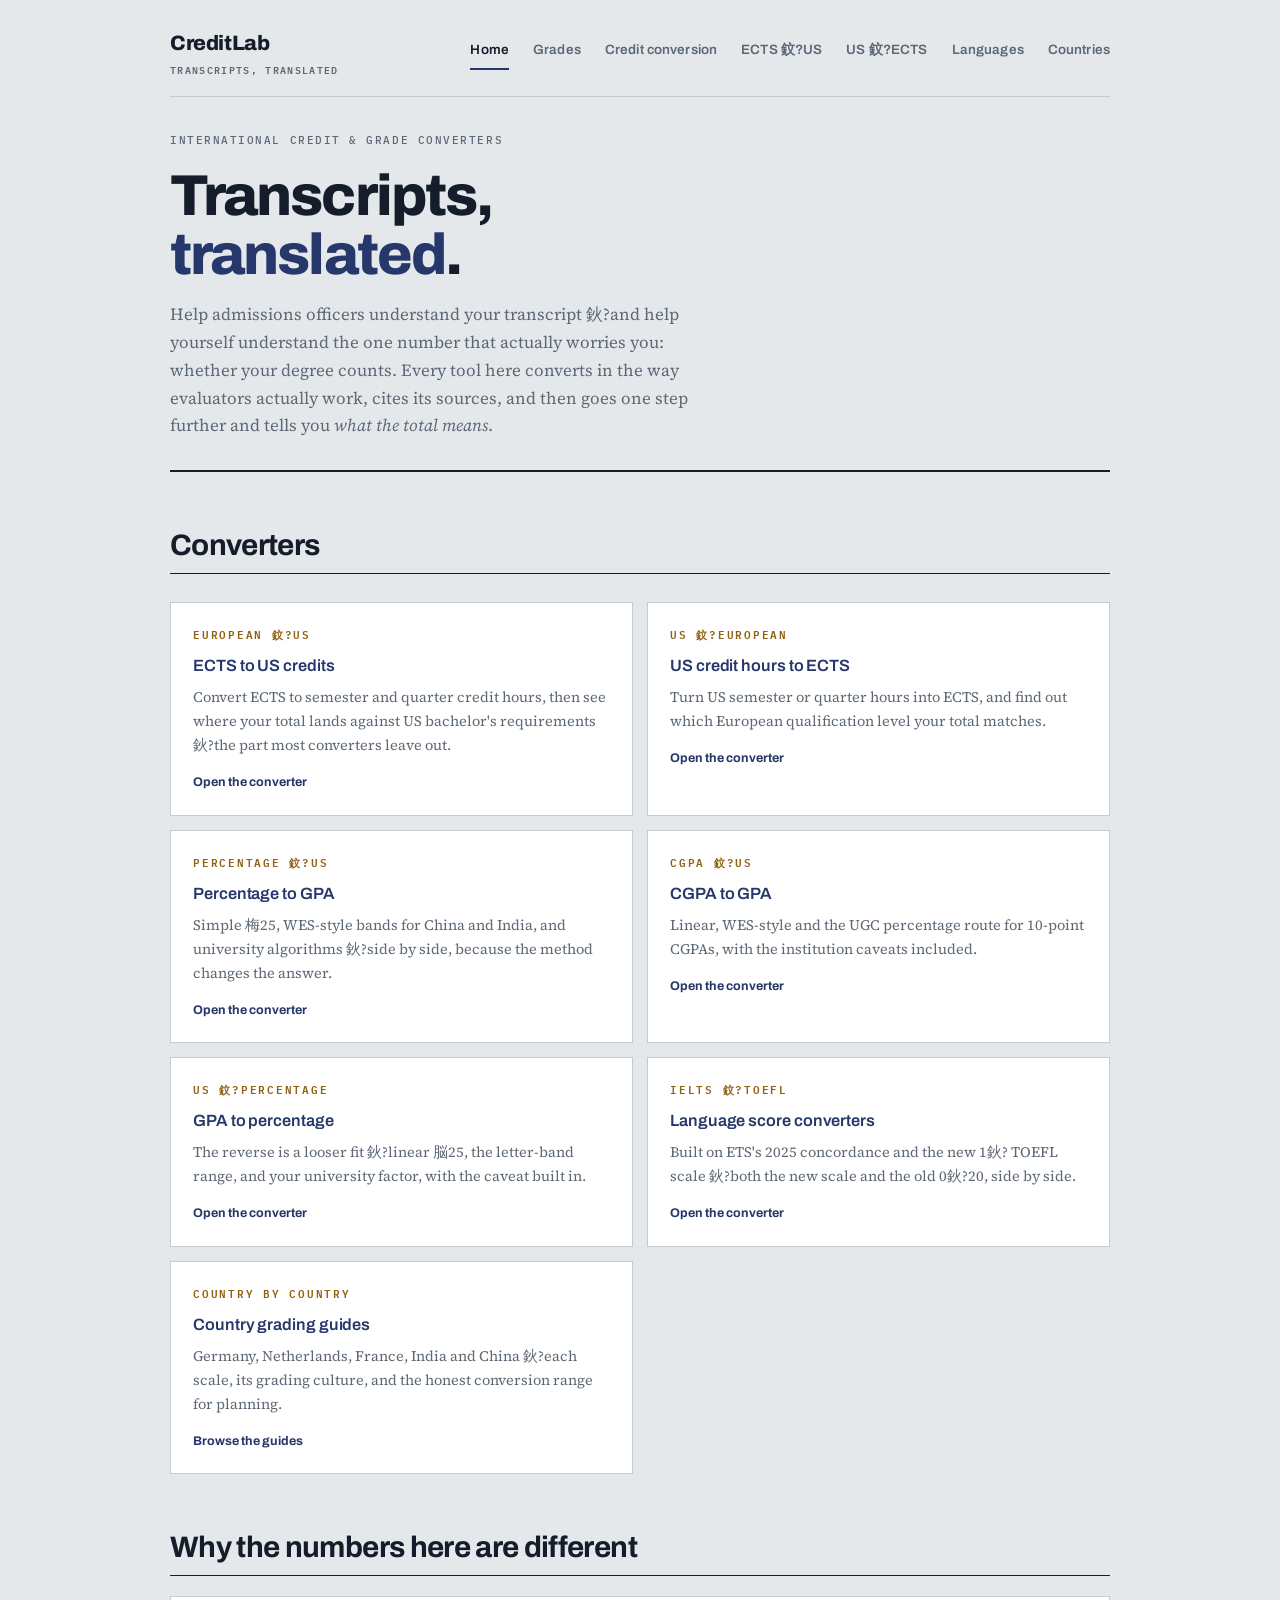
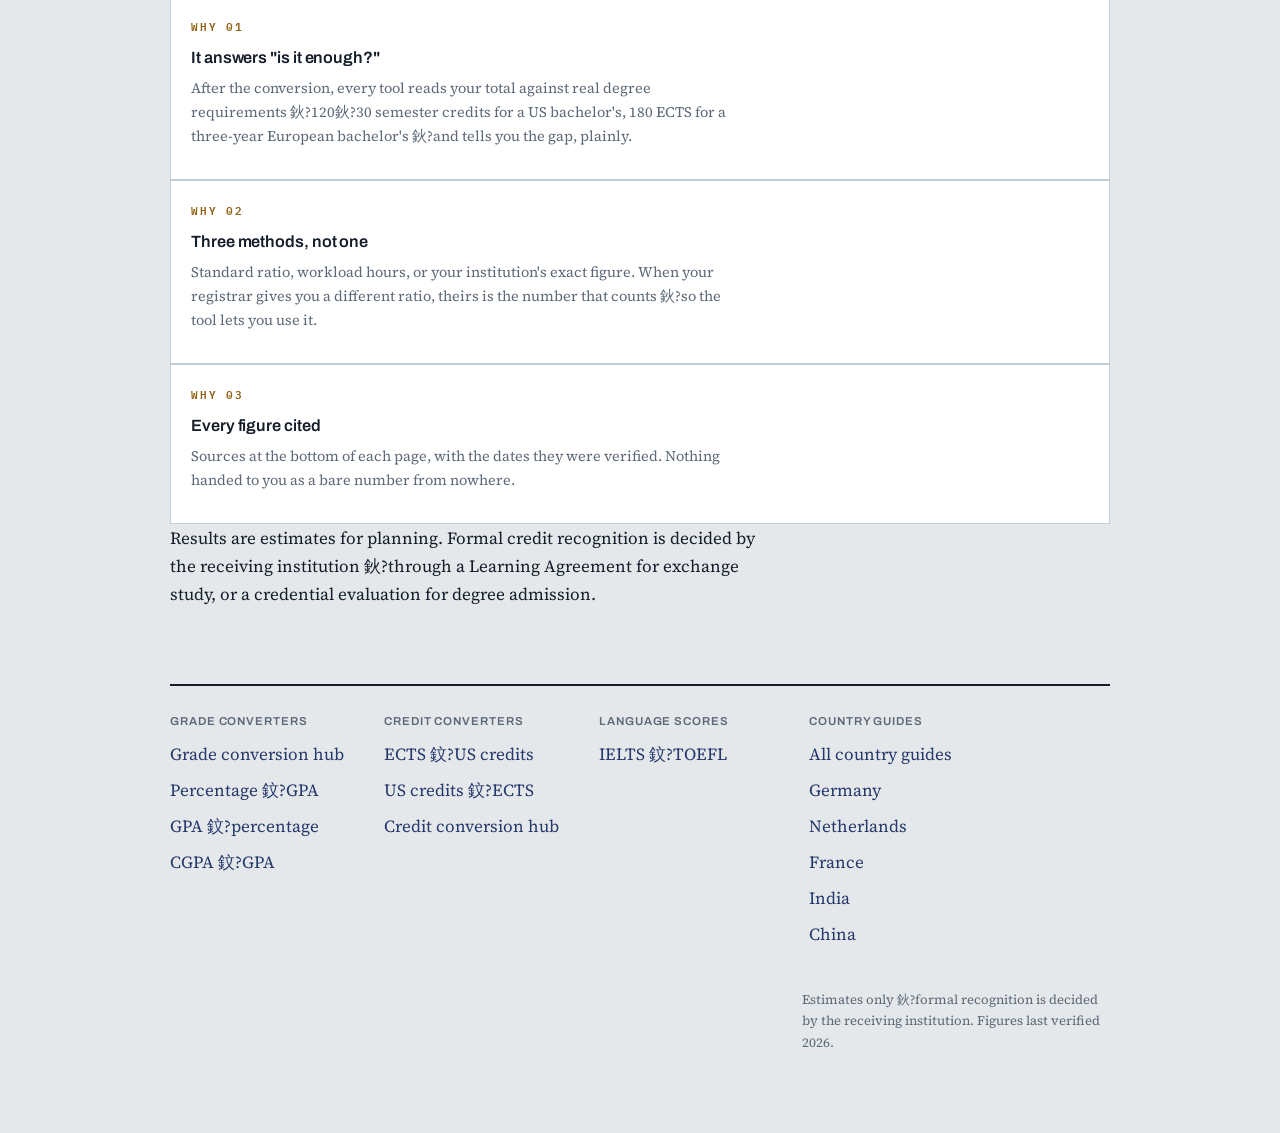
<file: index.html>
﻿<!DOCTYPE html>
<html lang="en">
<head>
<meta charset="UTF-8">
<meta name="viewport" content="width=device-width, initial-scale=1.0">
<title>CreditLab 鈥?Transcripts, translated</title>
<meta name="description" content="Convert ECTS to US credits (and back), see how your total compares to US degree requirements, and understand what the number actually means for your application.">
<!-- TODO 涓婄嚎鍓嶆浛鎹㈡湰鏂囦欢鍐呮墍鏈?example.com 涓虹湡瀹炲煙鍚嶏紙canonical / og:url 鍏?2 澶勶級锛涚珯鐐瑰搧鐗?"CreditLab" 涓哄崰浣嶅悕锛屽彲鏁翠綋鏇挎崲 -->
<link rel="canonical" href="https://example.com/">

<meta property="og:type" content="website">
<meta property="og:url" content="https://example.com/">
<meta property="og:title" content="CreditLab 鈥?Transcripts, translated">
<meta property="og:description" content="ECTS 鈫?US credit converters that tell you where your total lands against US degree requirements 鈥?not just a number.">
<meta name="twitter:card" content="summary">
<meta property="og:image" content="https://example.com/assets/og.png">
<meta property="og:image:width" content="1200">
<meta property="og:image:height" content="630">

<link rel="preconnect" href="https://fonts.googleapis.com">
<link rel="preconnect" href="https://fonts.gstatic.com" crossorigin>
<link href="https://fonts.googleapis.com/css2?family=Archivo:wght@500;600;700;800&family=Source+Serif+4:opsz,wght@8..60,400;8..60,600&family=IBM+Plex+Mono:wght@400;500;600&display=swap" rel="stylesheet">

<link rel="stylesheet" href="assets/css/site.css">
<link rel="icon" type="image/svg+xml" href="assets/favicon.svg">

<style>
/* ---------- homepage only ---------- */
.hero{position:relative}
.hero h1{max-width:15ch}
.hero .kicker{
  font-family:var(--mono);font-size:11px;font-weight:500;letter-spacing:.14em;
  text-transform:uppercase;color:var(--muted);margin-bottom:18px;
}
.hero .standfirst{max-width:58ch}

.hub{display:grid;grid-template-columns:1fr 1fr;gap:14px;margin-top:28px}
.hub a{
  background:var(--card);border:1.5px solid var(--rule);padding:22px;
  display:block;color:var(--ink);text-decoration:none;position:relative;
}
.hub a:hover{border-color:var(--eu)}
.hub .dir{
  font-family:var(--mono);font-size:11px;font-weight:600;letter-spacing:.16em;
  text-transform:uppercase;color:var(--us);display:block;margin-bottom:10px;
}
.hub h3{color:var(--eu);margin-bottom:6px}
.hub p{font-size:14.5px;color:var(--muted);margin-bottom:0}
.hub .go{
  font-family:var(--display);font-size:12.5px;font-weight:700;color:var(--eu);
  display:block;margin-top:14px;
}
.hub .go::after{content:" 鈫?}

.hub .coming{
  background:transparent;border:1.5px dashed var(--rule);color:var(--muted);
  padding:22px;pointer-events:none;
}
.hub .coming .dir{color:var(--muted)}
.hub .coming h3{color:var(--muted)}
.hub .coming .tag{
  display:inline-block;font-family:var(--mono);font-size:10px;font-weight:600;
  letter-spacing:.14em;text-transform:uppercase;color:var(--muted);
  border:1px solid var(--rule);border-radius:99px;padding:3px 9px;margin-bottom:10px;
}
.hub .coming p{margin-bottom:0}

.why{margin-top:24px;display:grid;grid-template-columns:repeat(3,1fr);gap:14px}
.why .card .num{color:var(--eu)}

.tools-note{margin-top:18px;font-size:14.5px;color:var(--muted)}

@media (max-width:760px){
  .hub{grid-template-columns:1fr}
  .why{grid-template-columns:1fr}
}
</style>
</head>
<body>
<div class="wrap">

<header class="site-nav">
  <a class="brand" href="index.html">CreditLab<small>transcripts, translated</small></a>
  <nav aria-label="Converters">
    <a href="index.html" aria-current="page">Home</a>
    <a href="grade-conversion.html">Grades</a>
    <a href="credit-conversion.html">Credit conversion</a>
    <a href="ects-to-us-credits.html">ECTS 鈫?US</a>
    <a href="american-credit-hours-to-ects.html">US 鈫?ECTS</a>
    <a href="ielts-to-toefl.html">Languages</a>
    <a href="country-guides.html">Countries</a>
  </nav>
</header>

<header class="mast hero">
  <p class="kicker">International credit &amp; grade converters</p>
  <h1>Transcripts, <span class="sys-eu">translated</span>.</h1>
  <p class="standfirst">Help admissions officers understand your transcript 鈥?and help yourself understand the one number that actually worries you: whether your degree counts. Every tool here converts in the way evaluators actually work, cites its sources, and then goes one step further and tells you <em>what the total means</em>.</p>
</header>

<section>
  <h2>Converters</h2>
  <div class="hub">
    <a href="ects-to-us-credits.html">
      <span class="dir">European 鈫?US</span>
      <h3>ECTS to US credits</h3>
      <p>Convert ECTS to semester and quarter credit hours, then see where your total lands against US bachelor's requirements 鈥?the part most converters leave out.</p>
      <span class="go">Open the converter</span>
    </a>

    <a href="american-credit-hours-to-ects.html">
      <span class="dir">US 鈫?European</span>
      <h3>US credit hours to ECTS</h3>
      <p>Turn US semester or quarter hours into ECTS, and find out which European qualification level your total matches.</p>
      <span class="go">Open the converter</span>
    </a>

    <a href="percentage-to-gpa.html">
      <span class="dir">Percentage 鈫?US</span>
      <h3>Percentage to GPA</h3>
      <p>Simple 梅25, WES-style bands for China and India, and university algorithms 鈥?side by side, because the method changes the answer.</p>
      <span class="go">Open the converter</span>
    </a>

    <a href="cgpa-to-gpa.html">
      <span class="dir">CGPA 鈫?US</span>
      <h3>CGPA to GPA</h3>
      <p>Linear, WES-style and the UGC percentage route for 10-point CGPAs, with the institution caveats included.</p>
      <span class="go">Open the converter</span>
    </a>

    <a href="gpa-to-percentage.html">
      <span class="dir">US 鈫?Percentage</span>
      <h3>GPA to percentage</h3>
      <p>The reverse is a looser fit 鈥?linear 脳25, the letter-band range, and your university factor, with the caveat built in.</p>
      <span class="go">Open the converter</span>
    </a>

    <a href="ielts-to-toefl.html">
      <span class="dir">IELTS 鈫?TOEFL</span>
      <h3>Language score converters</h3>
      <p>Built on ETS's 2025 concordance and the new 1鈥? TOEFL scale 鈥?both the new scale and the old 0鈥?20, side by side.</p>
      <span class="go">Open the converter</span>
    </a>

    <a href="country-guides.html">
      <span class="dir">Country by country</span>
      <h3>Country grading guides</h3>
      <p>Germany, Netherlands, France, India and China 鈥?each scale, its grading culture, and the honest conversion range for planning.</p>
      <span class="go">Browse the guides</span>
    </a>
  </div>
</section>

<section>
  <h2>Why the numbers here are different</h2>
  <div class="why">
    <div class="card">
      <div class="num">WHY 01</div>
      <h3>It answers "is it enough?"</h3>
      <p>After the conversion, every tool reads your total against real degree requirements 鈥?120鈥?30 semester credits for a US bachelor's, 180 ECTS for a three-year European bachelor's 鈥?and tells you the gap, plainly.</p>
    </div>
    <div class="card">
      <div class="num">WHY 02</div>
      <h3>Three methods, not one</h3>
      <p>Standard ratio, workload hours, or your institution's exact figure. When your registrar gives you a different ratio, theirs is the number that counts 鈥?so the tool lets you use it.</p>
    </div>
    <div class="card">
      <div class="num">WHY 03</div>
      <h3>Every figure cited</h3>
      <p>Sources at the bottom of each page, with the dates they were verified. Nothing handed to you as a bare number from nowhere.</p>
    </div>
  </div>
  <p class="tools-note">Results are estimates for planning. Formal credit recognition is decided by the receiving institution 鈥?through a Learning Agreement for exchange study, or a credential evaluation for degree admission.</p>
</section>

<footer class="site-foot">
  <div class="foot-col">
    <strong>Grade converters</strong>
    <a href="grade-conversion.html">Grade conversion hub</a>
    <a href="percentage-to-gpa.html">Percentage 鈫?GPA</a>
    <a href="gpa-to-percentage.html">GPA 鈫?percentage</a>
    <a href="cgpa-to-gpa.html">CGPA 鈫?GPA</a>
  </div>
  <div class="foot-col">
    <strong>Credit converters</strong>
    <a href="ects-to-us-credits.html">ECTS 鈫?US credits</a>
    <a href="american-credit-hours-to-ects.html">US credits 鈫?ECTS</a>
    <a href="credit-conversion.html">Credit conversion hub</a>
  </div>
  <div class="foot-col">
    <strong>Language scores</strong>
    <a href="ielts-to-toefl.html">IELTS 鈫?TOEFL</a>
  </div>
  <div class="foot-col">
    <strong>Country guides</strong>
    <a href="country-guides.html">All country guides</a>
    <a href="germany-to-gpa.html">Germany</a>
    <a href="netherlands-to-gpa.html">Netherlands</a>
    <a href="france-to-gpa.html">France</a>
    <a href="india-to-gpa.html">India</a>
    <a href="china-to-gpa.html">China</a>
  </div>
  <p class="foot-note">Estimates only 鈥?formal recognition is decided by the receiving institution. Figures last verified <span data-year>2026</span>.</p>
</footer>

</div>
<script defer src="assets/js/site.js"></script>
</body>
</html>
</file>
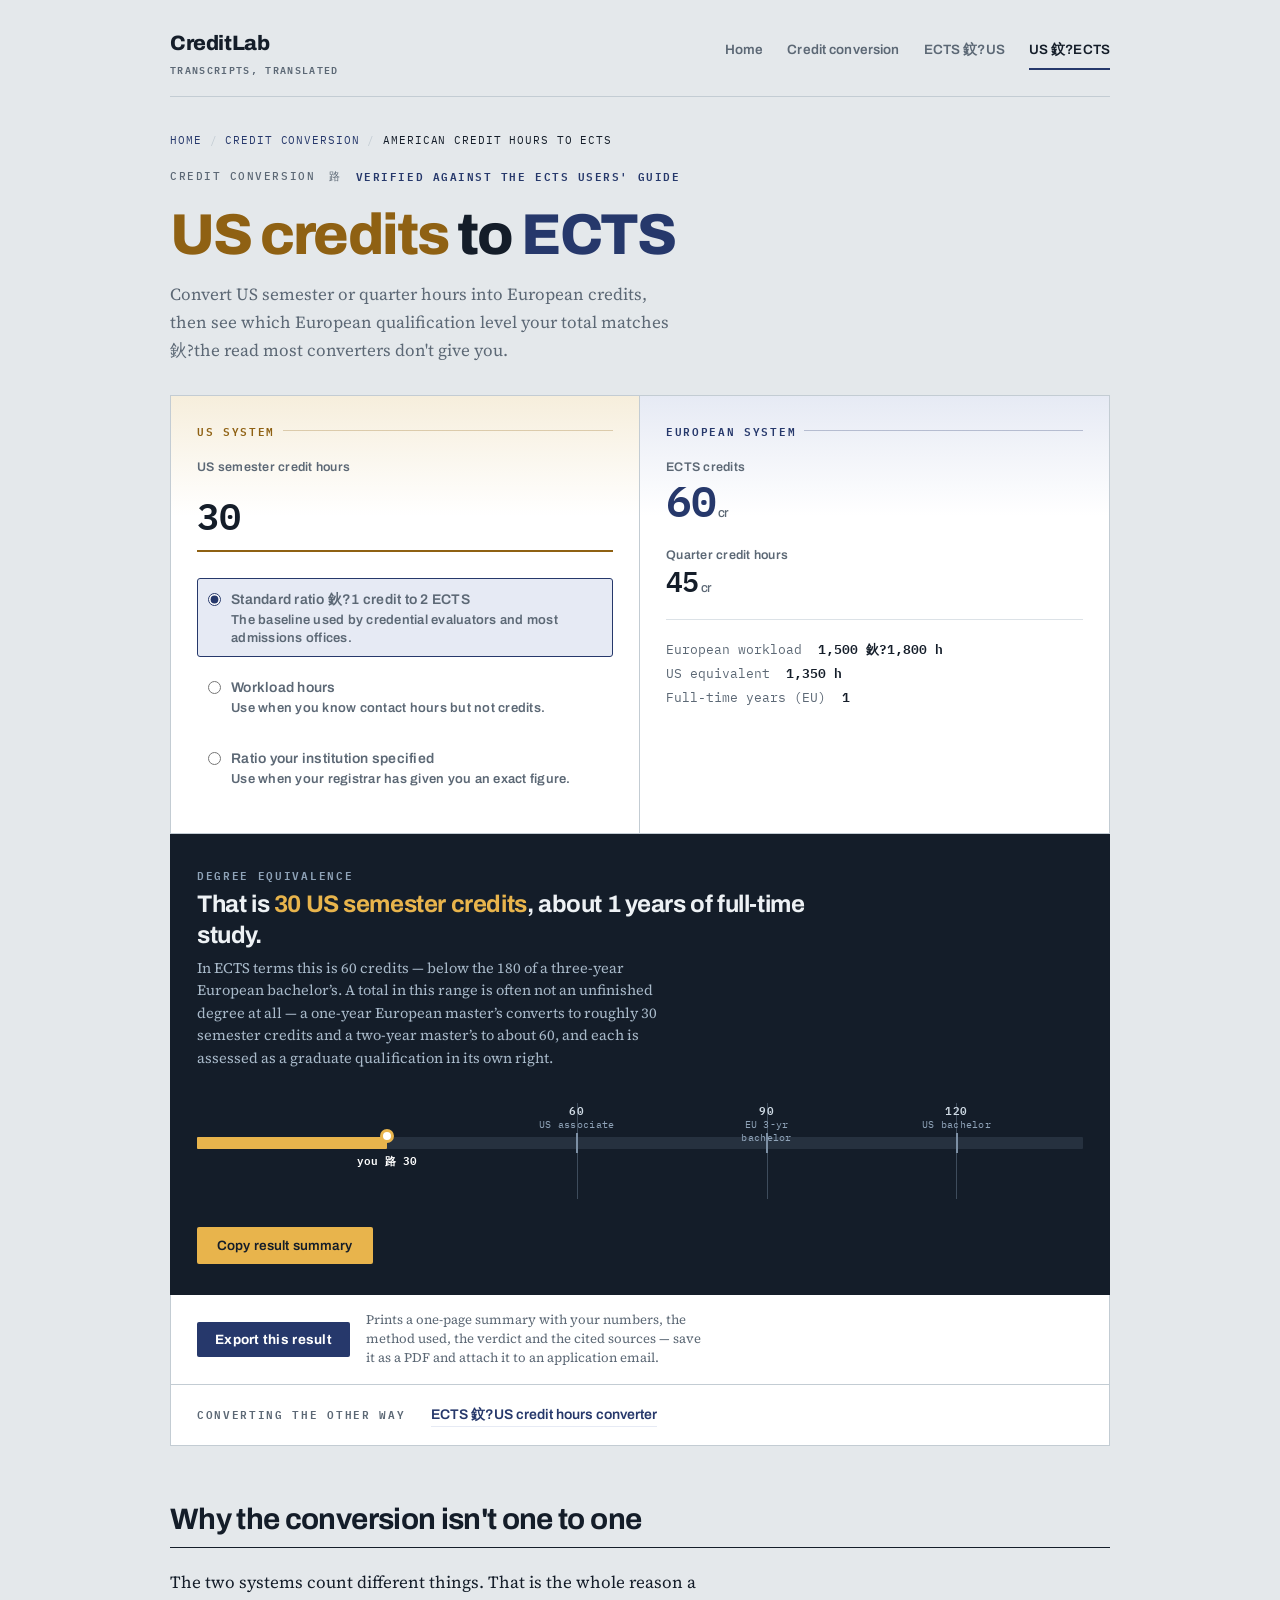
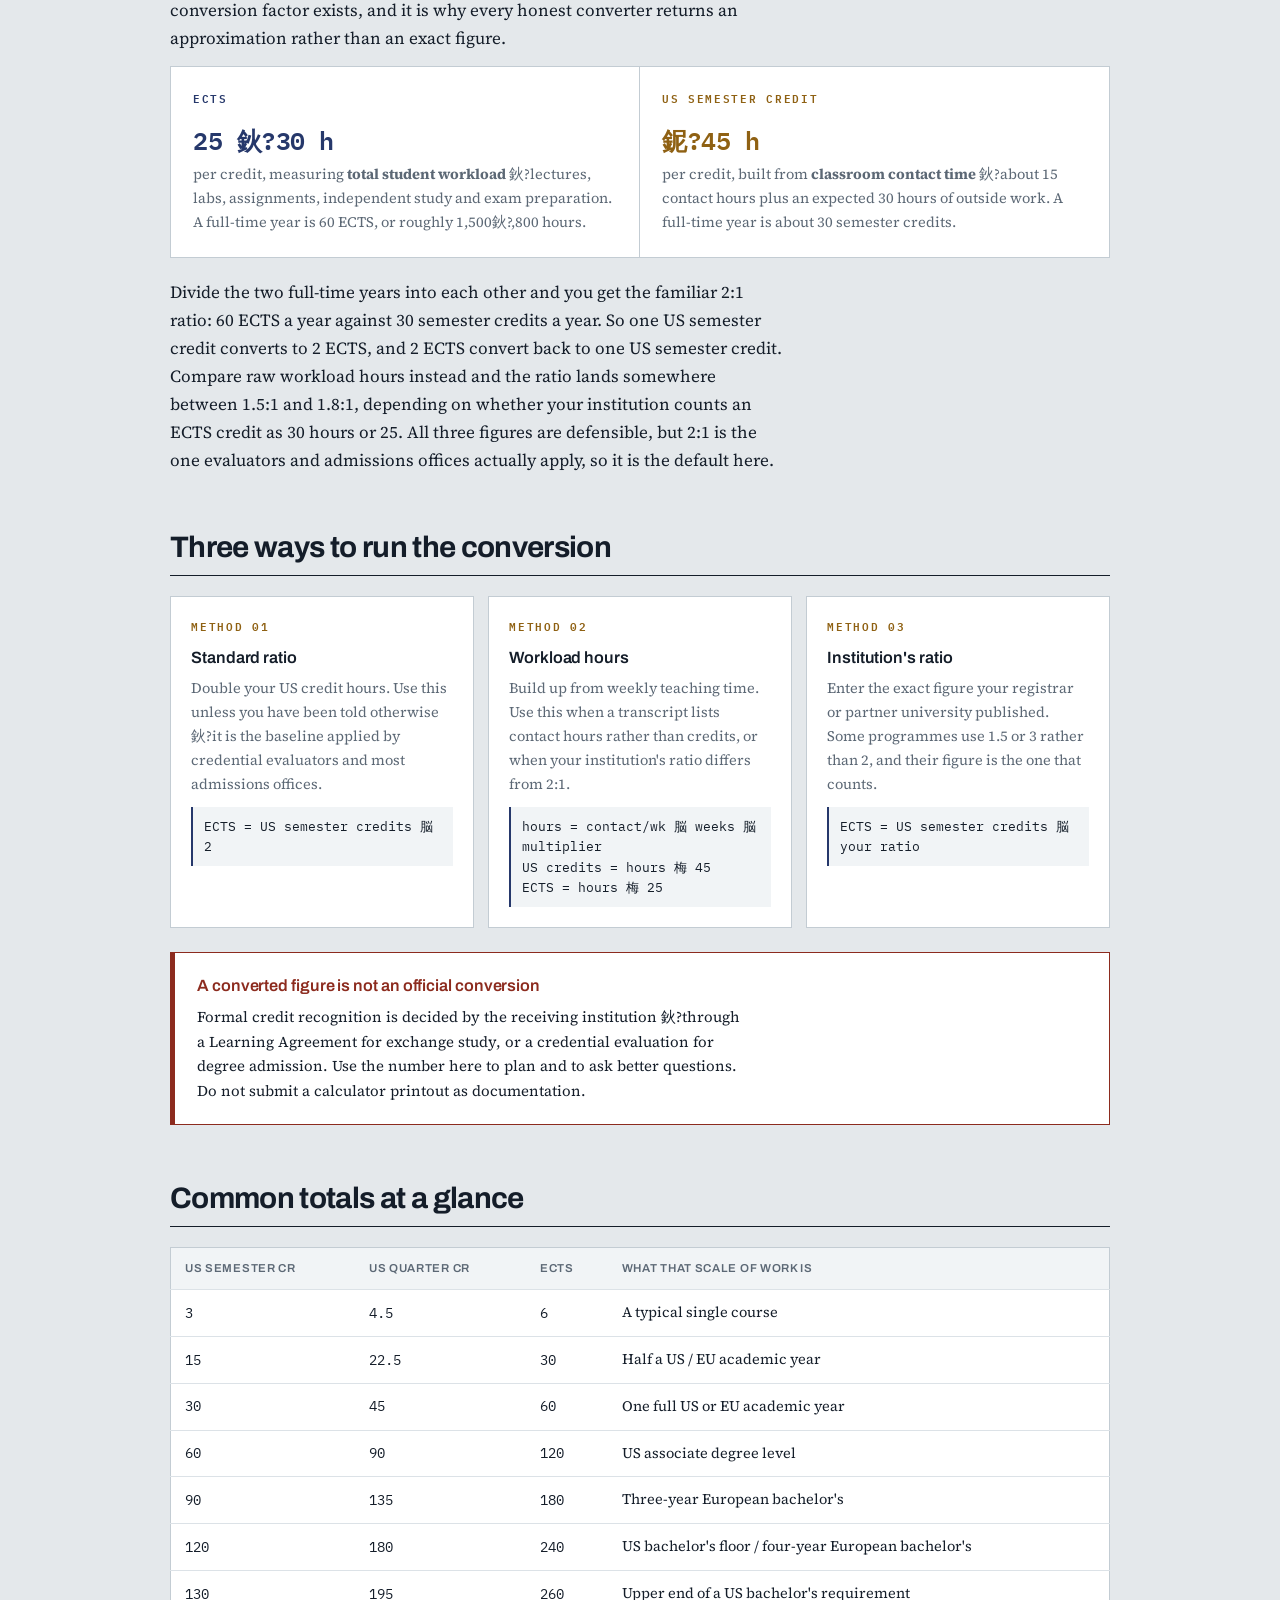
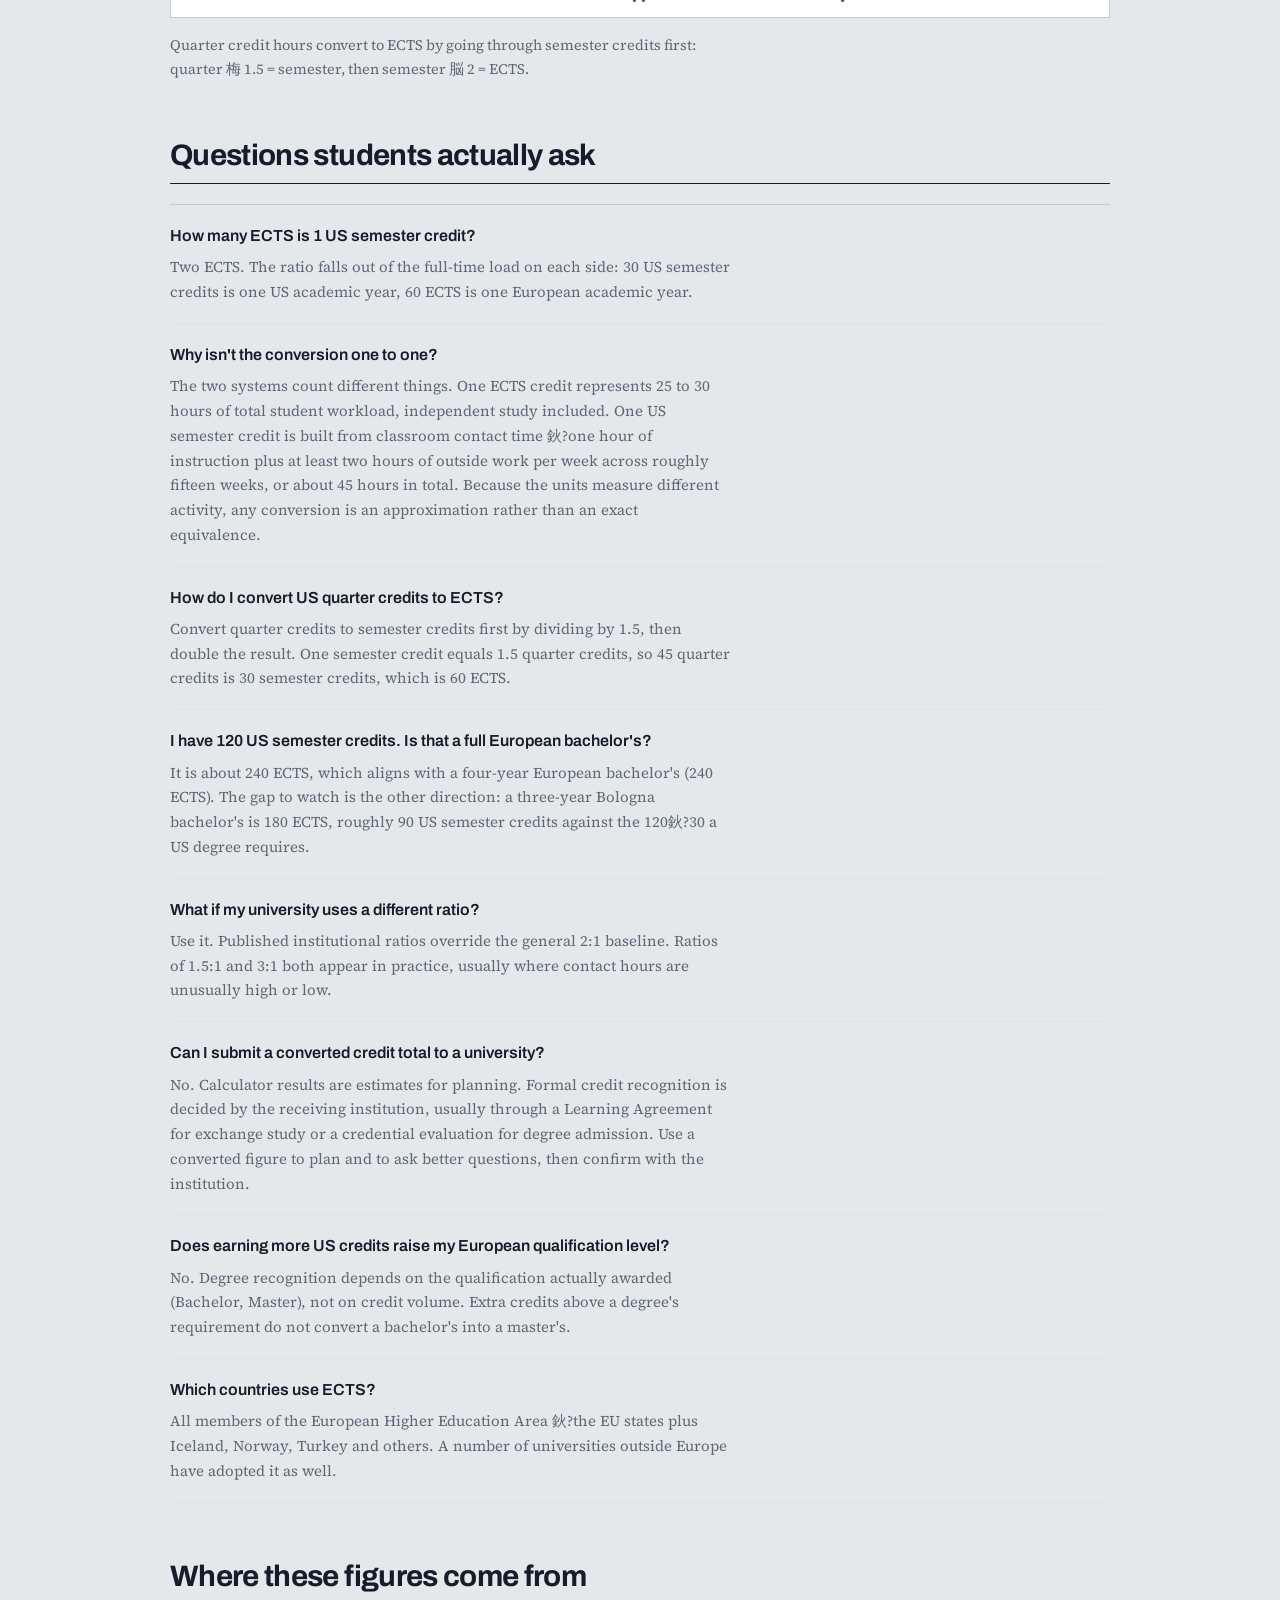
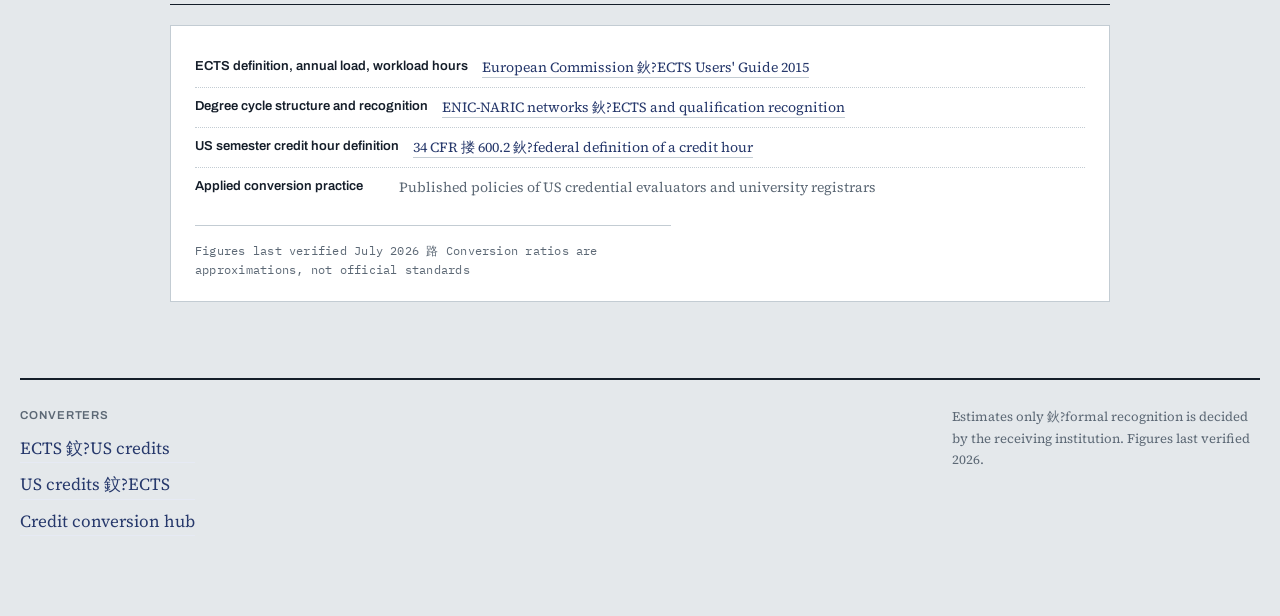
<file: american-credit-hours-to-ects.html>
﻿<!DOCTYPE html>
<html lang="en">
<head>
<meta charset="UTF-8">
<meta name="viewport" content="width=device-width, initial-scale=1.0">
<title>US Credit Hours to ECTS Converter 鈥?Semester &amp; Quarter Hours to European Credits</title>
<meta name="description" content="Convert US semester and quarter credit hours to ECTS using three methods, and see which European qualification level your total matches. Sources cited.">
<!-- TODO 涓婄嚎鍓嶆浛鎹㈡湰鏂囦欢鍐呮墍鏈?example.com 涓虹湡瀹炲煙鍚嶏紙canonical / og:url / schema 鍐呯殑 URL 鍏?5 澶勶級 -->
<link rel="canonical" href="https://example.com/american-credit-hours-to-ects">

<meta property="og:type" content="website">
<meta property="og:url" content="https://example.com/american-credit-hours-to-ects">
<meta property="og:title" content="US Credit Hours to ECTS Converter 鈥?Semester &amp; Quarter Hours to European Credits">
<meta property="og:description" content="Convert US semester and quarter credit hours to ECTS using three methods, and see which European qualification level your total matches.">
<meta name="twitter:card" content="summary">
<meta property="og:image" content="https://example.com/assets/og.png">
<meta property="og:image:width" content="1200">
<meta property="og:image:height" content="630">
<meta name="twitter:title" content="US Credit Hours to ECTS Converter">
<meta name="twitter:description" content="Three conversion methods, quarter credits, and a European qualification read on your total. Sources cited.">

<link rel="preconnect" href="https://fonts.googleapis.com">
<link rel="preconnect" href="https://fonts.gstatic.com" crossorigin>
<link href="https://fonts.googleapis.com/css2?family=Archivo:wght@500;600;700;800&family=Source+Serif+4:opsz,wght@8..60,400;8..60,600&family=IBM+Plex+Mono:wght@400;500;600&display=swap" rel="stylesheet">

<link rel="stylesheet" href="assets/css/site.css">
<link rel="icon" type="image/svg+xml" href="assets/favicon.svg">

<script type="application/ld+json">
{
  "@context": "https://schema.org",
  "@graph": [
    {
      "@type": "WebApplication",
      "@id": "https://example.com/american-credit-hours-to-ects#tool",
      "name": "US Credit Hours to ECTS Converter",
      "url": "https://example.com/american-credit-hours-to-ects",
      "applicationCategory": "EducationalApplication",
      "operatingSystem": "Any modern web browser",
      "isAccessibleForFree": true,
      "offers": { "@type": "Offer", "price": "0", "priceCurrency": "USD" },
      "featureList": [
        "US semester credit hours to ECTS",
        "US quarter credit hours to ECTS",
        "Standard 2:1 ratio, workload-hours and institution-specified methods",
        "European qualification read on your total"
      ]
    },
    {
      "@type": "BreadcrumbList",
      "itemListElement": [
        { "@type": "ListItem", "position": 1, "name": "Home", "item": "https://example.com/" },
        { "@type": "ListItem", "position": 2, "name": "Credit conversion", "item": "https://example.com/credit-conversion" },
        { "@type": "ListItem", "position": 3, "name": "American credit hours to ECTS" }
      ]
    },
    {
      "@type": "WebPage",
      "@id": "https://example.com/american-credit-hours-to-ects#page",
      "url": "https://example.com/american-credit-hours-to-ects",
      "name": "US Credit Hours to ECTS Converter",
      "dateModified": "2026-07-01",
      "primaryImageOfPage": null,
      "mainEntity": { "@id": "https://example.com/american-credit-hours-to-ects#tool" }
    },
    {
      "@type": "FAQPage",
      "mainEntity": [
        {
          "@type": "Question",
          "name": "How many ECTS is 1 US semester credit?",
          "acceptedAnswer": {
            "@type": "Answer",
            "text": "Two ECTS. The ratio falls out of the full-time load on each side: 30 US semester credits is one US academic year, 60 ECTS is one European academic year."
          }
        },
        {
          "@type": "Question",
          "name": "Why isn't the conversion one to one?",
          "acceptedAnswer": {
            "@type": "Answer",
            "text": "The two systems count different things. One ECTS credit represents 25 to 30 hours of total student workload, independent study included. One US semester credit is built from classroom contact time 鈥?one hour of instruction plus at least two hours of outside work per week across roughly fifteen weeks, or about 45 hours in total. Because the units measure different activity, any conversion is an approximation rather than an exact equivalence."
          }
        },
        {
          "@type": "Question",
          "name": "How do I convert US quarter credits to ECTS?",
          "acceptedAnswer": {
            "@type": "Answer",
            "text": "Convert quarter credits to semester credits first by dividing by 1.5, then double the result. One semester credit equals 1.5 quarter credits, so 45 quarter credits is 30 semester credits, which is 60 ECTS."
          }
        },
        {
          "@type": "Question",
          "name": "I have 120 US semester credits. Is that a full European bachelor's?",
          "acceptedAnswer": {
            "@type": "Answer",
            "text": "It is about 240 ECTS, which aligns with a four-year European bachelor's (240 ECTS). The gap to watch is the other direction: a three-year Bologna bachelor's is 180 ECTS, roughly 90 US semester credits against the 120鈥?30 a US degree requires."
          }
        },
        {
          "@type": "Question",
          "name": "What if my university uses a different ratio?",
          "acceptedAnswer": {
            "@type": "Answer",
            "text": "Use it. Published institutional ratios override the general 2:1 baseline. Ratios of 1.5:1 and 3:1 both appear in practice, usually where contact hours are unusually high or low."
          }
        },
        {
          "@type": "Question",
          "name": "Can I submit a converted credit total to a university?",
          "acceptedAnswer": {
            "@type": "Answer",
            "text": "No. Calculator results are estimates for planning. Formal credit recognition is decided by the receiving institution, usually through a Learning Agreement for exchange study or a credential evaluation for degree admission. Use a converted figure to plan and to ask better questions, then confirm with the institution."
          }
        },
        {
          "@type": "Question",
          "name": "Does earning more US credits raise my European qualification level?",
          "acceptedAnswer": {
            "@type": "Answer",
            "text": "No. Degree recognition depends on the qualification actually awarded (Bachelor, Master), not on credit volume. Extra credits above a degree's requirement do not convert a bachelor's into a master's."
          }
        },
        {
          "@type": "Question",
          "name": "Which countries use ECTS?",
          "acceptedAnswer": {
            "@type": "Answer",
            "text": "All members of the European Higher Education Area 鈥?the EU states plus Iceland, Norway, Turkey and others. A number of universities outside Europe have adopted it as well."
          }
        }
      ]
    }
  ]
}
</script>

<style>
/* ---------- converter (reverse: US input, EU output) ---------- */
.tool{
  background:var(--card);border:1.5px solid var(--rule);
  margin-top:-2px;
  display:grid;grid-template-columns:1fr 1fr;
}
.side{padding:26px 26px 28px}
.side-in{border-right:1.5px solid var(--rule);background:linear-gradient(180deg,var(--us-soft),transparent 120px)}
.side-out{background:linear-gradient(180deg,var(--eu-soft),transparent 120px)}

.side-tag{
  font-family:var(--mono);font-size:10.5px;font-weight:600;
  letter-spacing:.16em;text-transform:uppercase;
  display:flex;align-items:center;gap:8px;margin-bottom:18px;
}
.side-in .side-tag{color:var(--us)}
.side-out .side-tag{color:var(--eu)}
.side-tag::after{content:"";flex:1;height:1px;background:currentColor;opacity:.28}

label{
  display:block;font-family:var(--display);font-size:12.5px;font-weight:600;
  letter-spacing:.02em;color:var(--muted);margin-bottom:7px;
}
input[type=number]{
  width:100%;font-family:var(--mono);font-size:2.3rem;font-weight:600;
  color:var(--ink);background:transparent;
  border:none;border-bottom:2.5px solid var(--us);
  padding:2px 0 6px;
}
input[type=number]:focus{outline:none;border-bottom-color:var(--flag)}
input::-webkit-outer-spin-button,input::-webkit-inner-spin-button{-webkit-appearance:none;margin:0}
input[type=number]{-moz-appearance:textfield}

.methods{margin-top:26px;display:flex;flex-direction:column;gap:2px}
.m{
  display:flex;align-items:flex-start;gap:10px;cursor:pointer;
  padding:9px 10px;border:1px solid transparent;border-radius:3px;
}
.m:hover{background:var(--eu-soft)}
.m input{margin-top:5px;accent-color:var(--eu);flex-shrink:0}
.m-name{font-family:var(--display);font-size:14px;font-weight:600;display:block}
.m-note{font-size:13px;color:var(--muted);line-height:1.4;display:block}
.m.on{background:var(--eu-soft);border-color:var(--eu)}

.sub-fields{display:none;margin:14px 0 0;padding:16px;background:#F4F6F8;border-left:2.5px solid var(--eu)}
.sub-fields.show{display:block}
.field-row{display:flex;gap:12px;flex-wrap:wrap}
.field-row>div{flex:1;min-width:88px}
.field-row input,.ratio-in{
  width:100%;font-family:var(--mono);font-size:1.05rem;font-weight:500;
  border:1px solid var(--rule);border-radius:2px;padding:7px 9px;background:#fff;
}
.hint{font-size:12.5px;color:var(--muted);margin-top:10px;line-height:1.45}

/* ---------- output ---------- */
.readout{margin-bottom:22px}
.readout:last-of-type{margin-bottom:0}
.r-label{
  font-family:var(--display);font-size:12.5px;font-weight:600;
  color:var(--muted);letter-spacing:.02em;
}
.r-value{
  font-family:var(--mono);font-weight:600;color:var(--eu);
  font-size:2.7rem;line-height:1.05;letter-spacing:-.02em;
  font-variant-numeric:tabular-nums;
}
.r-value.minor{font-size:1.75rem;color:var(--ink)}
.r-unit{font-family:var(--display);font-size:13px;font-weight:500;color:var(--muted);margin-left:2px}

.workload{
  margin-top:24px;padding-top:18px;border-top:1px solid var(--rule-soft);
  font-family:var(--mono);font-size:12.5px;color:var(--muted);line-height:1.9;
}
.workload b{color:var(--ink);font-weight:600}

/* ---------- ladder (signature) ---------- */
.ladder{
  background:var(--ink);color:#EDF1F4;border:1.5px solid var(--ink);border-top:none;
  padding:32px 26px 30px;
}
.ladder-tag{
  font-family:var(--mono);font-size:10.5px;font-weight:600;letter-spacing:.16em;
  text-transform:uppercase;color:#8FA3B8;margin-bottom:6px;
}
.verdict{
  font-family:var(--display);font-weight:700;
  font-size:clamp(1.15rem,3.2vw,1.5rem);line-height:1.28;letter-spacing:-.017em;
  max-width:44ch;margin-bottom:6px;
}
.verdict em{font-style:normal;color:#E8B44C}
.verdict-note{font-size:14.5px;color:#A9BACA;max-width:60ch;line-height:1.55}

.scale{margin-top:34px;position:relative;height:96px}
.track{position:absolute;top:34px;left:0;right:0;height:12px;background:#26313F;border-radius:1px}
.fill{
  position:absolute;top:34px;left:0;height:12px;background:#E8B44C;border-radius:1px;
  transition:width .38s cubic-bezier(.4,0,.2,1);
}
.tick{position:absolute;top:0;bottom:0;width:1px;background:#3E4C5C}
.tick::after{content:"";position:absolute;top:30px;left:-.5px;width:2px;height:20px;background:#7D90A5}
.tick-lab{
  position:absolute;top:0;left:0;transform:translateX(-50%);
  font-family:var(--mono);font-size:10px;letter-spacing:.03em;color:#8FA3B8;
  text-align:center;width:96px;line-height:1.35;
}
.tick-lab b{display:block;color:#CFDAE4;font-weight:600;font-size:11px}
.you{position:absolute;top:26px;transform:translateX(-50%);transition:left .38s cubic-bezier(.4,0,.2,1)}
.you-dot{width:14px;height:14px;background:#fff;border:3.5px solid #E8B44C;border-radius:50%;margin:0 auto}
.you-lab{
  font-family:var(--mono);font-size:11px;font-weight:600;color:#fff;
  white-space:nowrap;margin-top:8px;text-align:center;
}

.copy-row{margin-top:28px;display:flex;gap:10px;flex-wrap:wrap;align-items:center}
button.copy{
  font-family:var(--display);font-size:13.5px;font-weight:600;
  background:#E8B44C;color:var(--ink);border:none;border-radius:2px;
  padding:11px 20px;cursor:pointer;letter-spacing:.01em;
}
button.copy:hover{background:#F0C468}
.copied{font-family:var(--mono);font-size:12px;color:#8FA3B8;opacity:0;transition:opacity .2s}
.copied.show{opacity:1}

.derived{
  display:none;font-family:var(--mono);font-size:11px;letter-spacing:.06em;
  text-transform:uppercase;color:var(--us);margin-top:7px;
}
.derived.show{display:block}

@media (max-width:760px){
  .tool{grid-template-columns:1fr}
  .side-in{border-right:none;border-bottom:1.5px solid var(--rule)}
  .tick-lab{width:70px;font-size:9px}
  .scale{height:104px}
}
</style>
</head>
<body>
<div class="wrap">

<header class="site-nav">
  <a class="brand" href="index.html">CreditLab<small>transcripts, translated</small></a>
  <nav aria-label="Converters">
    <a href="index.html">Home</a>
    <a href="credit-conversion.html">Credit conversion</a>
    <a href="ects-to-us-credits.html">ECTS 鈫?US</a>
    <a href="american-credit-hours-to-ects.html" aria-current="page">US 鈫?ECTS</a>
  </nav>
</header>

<div class="crumbs" aria-label="Breadcrumb">
  <ol>
    <li><a href="index.html">Home</a></li>
    <li><a href="credit-conversion.html">Credit conversion</a></li>
    <li><span aria-current="page">American credit hours to ECTS</span></li>
  </ol>
</div>

<header class="mast">
  <div class="eyebrow">
    <span>Credit conversion</span>
    <span>路</span>
    <span><b>Verified against the ECTS Users' Guide</b></span>
  </div>
  <h1><span class="sys-us">US credits</span> to <span class="sys-eu">ECTS</span></h1>
  <p class="standfirst">Convert US semester or quarter hours into European credits, then see which European qualification level your total matches 鈥?the read most converters don't give you.</p>
</header>

<!-- ============ CONVERTER ============ -->
<div class="tool">
  <div class="side side-in">
    <div class="side-tag">US system</div>

    <label for="uscr">US semester credit hours</label>
    <input type="number" id="uscr" value="30" min="0" max="1000" step="1" inputmode="decimal">
    <p class="derived" id="derived">鈫?calculated from the hours below</p>

    <div class="methods" role="radiogroup" aria-label="Conversion method">
      <label class="m on" for="m1">
        <input type="radio" name="method" id="m1" value="ratio" checked>
        <span>
          <span class="m-name">Standard ratio 鈥?1 credit to 2 ECTS</span>
          <span class="m-note">The baseline used by credential evaluators and most admissions offices.</span>
        </span>
      </label>

      <label class="m" for="m2">
        <input type="radio" name="method" id="m2" value="workload">
        <span>
          <span class="m-name">Workload hours</span>
          <span class="m-note">Use when you know contact hours but not credits.</span>
        </span>
      </label>

      <label class="m" for="m3">
        <input type="radio" name="method" id="m3" value="custom">
        <span>
          <span class="m-name">Ratio your institution specified</span>
          <span class="m-note">Use when your registrar has given you an exact figure.</span>
        </span>
      </label>
    </div>

    <div class="sub-fields" id="f-workload">
      <div class="field-row">
        <div>
          <label for="ch">Contact hours / week</label>
          <input type="number" id="ch" value="3" min="0" step="0.5" inputmode="decimal">
        </div>
        <div>
          <label for="wk">Weeks</label>
          <input type="number" id="wk" value="14" min="1" step="1" inputmode="numeric">
        </div>
        <div>
          <label for="mult">Self-study 脳</label>
          <input type="number" id="mult" value="3" min="1" max="5" step="0.5" inputmode="decimal">
        </div>
      </div>
      <p class="hint">Total workload = contact hours 脳 weeks 脳 self-study multiplier. The multiplier accounts for reading, assignments and exam prep done outside class.</p>
    </div>

    <div class="sub-fields" id="f-custom">
      <label for="ratio">ECTS per 1 US semester credit</label>
      <input type="number" class="ratio-in" id="ratio" value="2" min="0.5" max="5" step="0.1" inputmode="decimal">
      <p class="hint">Some programmes use 1.5 or 3 instead of 2. Your registrar's figure always overrides the default.</p>
    </div>
  </div>

  <div class="side side-out" aria-live="polite">
    <div class="side-tag">European system</div>

    <div class="readout">
      <div class="r-label">ECTS credits</div>
      <div class="r-value" id="ects">60<span class="r-unit">cr</span></div>
    </div>

    <div class="readout">
      <div class="r-label">Quarter credit hours</div>
      <div class="r-value minor" id="qtr">45<span class="r-unit">cr</span></div>
    </div>

    <div class="workload">
      <div>European workload &nbsp;<b id="w-eu">1,500 鈥?1,800 h</b></div>
      <div>US equivalent &nbsp;<b id="w-us">1,350 h</b></div>
      <div>Full-time years (EU) &nbsp;<b id="w-yr">1.0</b></div>
    </div>
  </div>
</div>

<!-- ============ LADDER 鈥?signature ============ -->
<div class="ladder">
  <div class="ladder-tag" id="ladder-tag">Degree equivalence</div>
  <div aria-live="polite">
    <p class="verdict" id="verdict">30 US semester credits is a full-time <em>US academic year</em> 鈥?one European year in ECTS terms.</p>
    <p class="verdict-note" id="verdict-note">One US full-time year is about 30 semester credits, and one European full-time year is 60 ECTS. A three-year US bachelor's is roughly 90 semester credits (180 ECTS) and a four-year programme 120鈥?30 (240鈥?60 ECTS).</p>
  </div>

  <div class="scale" id="scale">
    <div class="track"></div>
    <div class="fill" id="fill" style="width:0%"></div>

    <div id="ticks"></div>

    <div class="you" id="you" style="left:0%">
      <div class="you-dot"></div>
      <div class="you-lab" id="you-lab">you 路 30</div>
    </div>
  </div>

  <div class="copy-row">
    <button class="copy" id="copy">Copy result summary</button>
    <span class="copied" id="copied">Copied to clipboard</span>
  </div>
</div>

<div class="related">
  <span class="rel-tag">Converting the other way</span>
  <a href="ects-to-us-credits.html">ECTS 鈫?US credit hours converter</a>
</div>

<!-- ============ WHY NOT 1:1 ============ -->
<section>
  <h2>Why the conversion isn't one to one</h2>
  <p>The two systems count different things. That is the whole reason a conversion factor exists, and it is why every honest converter returns an approximation rather than an exact figure.</p>

  <div class="split">
    <div>
      <div class="sys-name">ECTS</div>
      <div class="unit">25 鈥?30 h</div>
      <p>per credit, measuring <strong>total student workload</strong> 鈥?lectures, labs, assignments, independent study and exam preparation. A full-time year is 60 ECTS, or roughly 1,500鈥?,800 hours.</p>
    </div>
    <div>
      <div class="sys-name">US semester credit</div>
      <div class="unit">鈮?45 h</div>
      <p>per credit, built from <strong>classroom contact time</strong> 鈥?about 15 contact hours plus an expected 30 hours of outside work. A full-time year is about 30 semester credits.</p>
    </div>
  </div>

  <p style="margin-top:20px">Divide the two full-time years into each other and you get the familiar 2:1 ratio: 60 ECTS a year against 30 semester credits a year. So one US semester credit converts to 2 ECTS, and 2 ECTS convert back to one US semester credit. Compare raw workload hours instead and the ratio lands somewhere between 1.5:1 and 1.8:1, depending on whether your institution counts an ECTS credit as 30 hours or 25. All three figures are defensible, but 2:1 is the one evaluators and admissions offices actually apply, so it is the default here.</p>
</section>

<!-- ============ METHODS ============ -->
<section>
  <h2>Three ways to run the conversion</h2>
  <div class="cards">
    <div class="card">
      <div class="num">METHOD 01</div>
      <h3>Standard ratio</h3>
      <p>Double your US credit hours. Use this unless you have been told otherwise 鈥?it is the baseline applied by credential evaluators and most admissions offices.</p>
      <div class="formula">ECTS = US semester credits 脳 2</div>
    </div>
    <div class="card">
      <div class="num">METHOD 02</div>
      <h3>Workload hours</h3>
      <p>Build up from weekly teaching time. Use this when a transcript lists contact hours rather than credits, or when your institution's ratio differs from 2:1.</p>
      <div class="formula">hours = contact/wk 脳 weeks 脳 multiplier<br>US credits = hours 梅 45<br>ECTS = hours 梅 25</div>
    </div>
    <div class="card">
      <div class="num">METHOD 03</div>
      <h3>Institution's ratio</h3>
      <p>Enter the exact figure your registrar or partner university published. Some programmes use 1.5 or 3 rather than 2, and their figure is the one that counts.</p>
      <div class="formula">ECTS = US semester credits 脳 your ratio</div>
    </div>
  </div>

  <div class="warn">
    <h3>A converted figure is not an official conversion</h3>
    <p>Formal credit recognition is decided by the receiving institution 鈥?through a Learning Agreement for exchange study, or a credential evaluation for degree admission. Use the number here to plan and to ask better questions. Do not submit a calculator printout as documentation.</p>
  </div>
</section>

<!-- ============ REFERENCE ============ -->
<section>
  <h2>Common totals at a glance</h2>
  <table>
    <thead>
      <tr><th>US semester cr</th><th>US quarter cr</th><th>ECTS</th><th>What that scale of work is</th></tr>
    </thead>
    <tbody>
      <tr><td>3</td><td>4.5</td><td>6</td><td class="deg">A typical single course</td></tr>
      <tr><td>15</td><td>22.5</td><td>30</td><td class="deg">Half a US / EU academic year</td></tr>
      <tr><td>30</td><td>45</td><td>60</td><td class="deg">One full US or EU academic year</td></tr>
      <tr><td>60</td><td>90</td><td>120</td><td class="deg">US associate degree level</td></tr>
      <tr><td>90</td><td>135</td><td>180</td><td class="deg">Three-year European bachelor's</td></tr>
      <tr><td>120</td><td>180</td><td>240</td><td class="deg">US bachelor's floor / four-year European bachelor's</td></tr>
      <tr><td>130</td><td>195</td><td>260</td><td class="deg">Upper end of a US bachelor's requirement</td></tr>
    </tbody>
  </table>
  <p style="margin-top:16px;font-size:14.5px;color:var(--muted)">Quarter credit hours convert to ECTS by going through semester credits first: quarter 梅 1.5 = semester, then semester 脳 2 = ECTS.</p>
</section>

<!-- ============ FAQ ============ -->
<section>
  <h2>Questions students actually ask</h2>
  <dl class="faq">
    <div>
      <dt>How many ECTS is 1 US semester credit?</dt>
      <dd>Two ECTS. The ratio falls out of the full-time load on each side: 30 US semester credits is one US academic year, 60 ECTS is one European academic year.</dd>
    </div>
    <div>
      <dt>Why isn't the conversion one to one?</dt>
      <dd>The two systems count different things. One ECTS credit represents 25 to 30 hours of total student workload, independent study included. One US semester credit is built from classroom contact time 鈥?one hour of instruction plus at least two hours of outside work per week across roughly fifteen weeks, or about 45 hours in total. Because the units measure different activity, any conversion is an approximation rather than an exact equivalence.</dd>
    </div>
    <div>
      <dt>How do I convert US quarter credits to ECTS?</dt>
      <dd>Convert quarter credits to semester credits first by dividing by 1.5, then double the result. One semester credit equals 1.5 quarter credits, so 45 quarter credits is 30 semester credits, which is 60 ECTS.</dd>
    </div>
    <div>
      <dt>I have 120 US semester credits. Is that a full European bachelor's?</dt>
      <dd>It is about 240 ECTS, which aligns with a four-year European bachelor's (240 ECTS). The gap to watch is the other direction: a three-year Bologna bachelor's is 180 ECTS, roughly 90 US semester credits against the 120鈥?30 a US degree requires.</dd>
    </div>
    <div>
      <dt>What if my university uses a different ratio?</dt>
      <dd>Use it. Published institutional ratios override the general 2:1 baseline. Ratios of 1.5:1 and 3:1 both appear in practice, usually where contact hours are unusually high or low.</dd>
    </div>
    <div>
      <dt>Can I submit a converted credit total to a university?</dt>
      <dd>No. Calculator results are estimates for planning. Formal credit recognition is decided by the receiving institution, usually through a Learning Agreement for exchange study or a credential evaluation for degree admission. Use a converted figure to plan and to ask better questions, then confirm with the institution.</dd>
    </div>
    <div>
      <dt>Does earning more US credits raise my European qualification level?</dt>
      <dd>No. Degree recognition depends on the qualification actually awarded (Bachelor, Master), not on credit volume. Extra credits above a degree's requirement do not convert a bachelor's into a master's.</dd>
    </div>
    <div>
      <dt>Which countries use ECTS?</dt>
      <dd>All members of the European Higher Education Area 鈥?the EU states plus Iceland, Norway, Turkey and others. A number of universities outside Europe have adopted it as well.</dd>
    </div>
  </dl>
</section>

<!-- ============ SOURCES ============ -->
<section>
  <h2>Where these figures come from</h2>
  <div class="sources">
    <ul>
      <li><span class="what">ECTS definition, annual load, workload hours</span><span class="who"><a href="https://education.ec.europa.eu/node/1240" rel="nofollow noopener" target="_blank">European Commission 鈥?ECTS Users' Guide 2015</a></span></li>
      <li><span class="what">Degree cycle structure and recognition</span><span class="who"><a href="https://www.enic-naric.net/ects---european-credit-transfer-and-accumulation-system.aspx" rel="nofollow noopener" target="_blank">ENIC-NARIC networks 鈥?ECTS and qualification recognition</a></span></li>
      <li><span class="what">US semester credit hour definition</span><span class="who"><a href="https://www.ecfr.gov/current/title-34/subtitle-B/chapter-VI/part-600/subpart-A/section-600.2" rel="nofollow noopener" target="_blank">34 CFR 搂 600.2 鈥?federal definition of a credit hour</a></span></li>
      <li><span class="what">Applied conversion practice</span><span class="who">Published policies of US credential evaluators and university registrars</span></li>
    </ul>
    <p class="verified">Figures last verified July 2026 路 Conversion ratios are approximations, not official standards</p>
  </div>
</section>

</div>

<footer class="site-foot">
  <div class="foot-col">
    <strong>Converters</strong>
    <a href="ects-to-us-credits.html">ECTS 鈫?US credits</a>
    <a href="american-credit-hours-to-ects.html">US credits 鈫?ECTS</a>
    <a href="credit-conversion.html">Credit conversion hub</a>
  </div>
  <p class="foot-note">Estimates only 鈥?formal recognition is decided by the receiving institution. Figures last verified <span data-year>2026</span>.</p>
</footer>

<script>
(function(){
  var $ = function(id){ return document.getElementById(id); };
  var uscr=$('uscr'), ratio=$('ratio'), ch=$('ch'), wk=$('wk'), mult=$('mult');
  var eOut=$('ects'), qtr=$('qtr'), wEu=$('w-eu'), wUs=$('w-us'), wYr=$('w-yr');
  var verdict=$('verdict'), vNote=$('verdict-note'), fill=$('fill'), you=$('you'), youLab=$('you-lab');
  var ladderTag=$('ladder-tag'), ticksBox=$('ticks'), derived=$('derived');

  var HOURS_PER_US_CREDIT = 45;
  var ECTS_WORKLOAD_HOURS  = 25;
  var US_YEAR_CREDITS     = 30;
  var EU_YEAR_ECTS        = 60;
  var US_BACHELOR_MIN     = 120;
  var US_BACHELOR_MAX     = 130;

  // Same scale as the sister page: measured in US semester credits,
  // because that is the benchmark for US degree equivalence.
  var SCALES = {
    course: {
      max: 36,
      tag: 'Where this sits in a US programme',
      ticks: [{v:3,lab:'typical course'},{v:15,lab:'one semester'},{v:30,lab:'one full year'}]
    },
    degree: {
      max: 140,
      tag: 'Degree equivalence',
      ticks: [{v:60,lab:'US associate'},{v:90,lab:'EU 3-yr bachelor'},{v:120,lab:'US bachelor'}]
    }
  };
  var activeScale = null;

  function fmt(n){
    return (Math.round(n*10)/10).toLocaleString('en-US');
  }

  function currentMethod(){
    var r = document.querySelector('input[name=method]:checked');
    return r ? r.value : 'ratio';
  }

  function compute(){
    var method = currentMethod();
    var s = parseFloat(uscr.value) || 0;
    var e, hoursLo, hoursHi;

    if(method === 'workload'){
      var hours = (parseFloat(ch.value)||0) * (parseFloat(wk.value)||0) * (parseFloat(mult.value)||0);
      s = hours / HOURS_PER_US_CREDIT;
      e = hours / ECTS_WORKLOAD_HOURS;
      uscr.value = Math.round(s*10)/10;
      hoursLo = hours; hoursHi = hours;
    } else {
      var r = (method === 'custom') ? (parseFloat(ratio.value) || 2) : 2;
      e = s * r;
      hoursLo = e * 25; hoursHi = e * 30;
    }

    var qtrCr = s * 1.5;

    eOut.innerHTML = fmt(e) + '<span class="r-unit">cr</span>';
    qtr.innerHTML = fmt(qtrCr) + '<span class="r-unit">cr</span>';
    wEu.textContent = (hoursLo === hoursHi)
      ? fmt(hoursLo) + ' h'
      : fmt(hoursLo) + ' 鈥?' + fmt(hoursHi) + ' h';
    wUs.textContent = fmt(s * HOURS_PER_US_CREDIT) + ' h';
    wYr.textContent = fmt(e / EU_YEAR_ECTS);

    drawLadder(s);
    writeVerdict(s);
  }

  function renderTicks(sc){
    ticksBox.innerHTML = '';
    sc.ticks.forEach(function(t){
      var d = document.createElement('div');
      d.className = 'tick';
      d.style.left = (t.v / sc.max * 100) + '%';
      d.innerHTML = '<div class="tick-lab" style="left:0"><b>' + t.v + '</b>' + t.lab + '</div>';
      ticksBox.appendChild(d);
    });
  }

  function drawLadder(semCr){
    var sc = SCALES[(semCr > 0 && semCr < US_YEAR_CREDITS) ? 'course' : 'degree'];
    if(sc !== activeScale){
      renderTicks(sc);
      ladderTag.textContent = sc.tag;
      activeScale = sc;
    }
    var pct = Math.max(0, Math.min(100, (semCr / sc.max) * 100));
    fill.style.width = pct + '%';
    you.style.left = pct + '%';
    you.style.visibility = semCr > 0 ? 'visible' : 'hidden';
    youLab.textContent = 'you 路 ' + fmt(semCr);
  }

  function writeVerdict(semCr){
    var v, n;

    if(!(semCr > 0)){
      v = 'Enter your US credit hours to see where it lands.';
      n = 'The scale below runs to 140 US semester credits, marked with the milestones admissions offices actually check.';

    } else if(semCr < US_YEAR_CREDITS){
      v = 'That is <em>' + fmt(semCr) + ' US semester credits</em>, roughly ' +
          Math.round(semCr / US_YEAR_CREDITS * 100) + '% of a full-time US academic year.';
      n = 'A full-time US year runs about 30 semester credits and a single course is typically 3, so a total this size is coursework rather than a qualification \u2014 degree equivalence does not apply yet. For exchange study, what matters is whether your home institution credits these back, and that is what the Learning Agreement settles in advance.';

    } else if(semCr < 90){
      v = 'That is <em>' + fmt(semCr) + ' US semester credits</em>, about ' + fmt(semCr / US_YEAR_CREDITS) + ' years of full-time study.';
      n = 'In ECTS terms this is ' + fmt(semCr * 2) + ' credits \u2014 below the 180 of a three-year European bachelor\u2019s. A total in this range is often not an unfinished degree at all \u2014 a one-year European master\u2019s converts to roughly 30 semester credits and a two-year master\u2019s to about 60, and each is assessed as a graduate qualification in its own right.';

    } else if(semCr < US_BACHELOR_MIN - 0.5){
      v = 'Your total sits <em>' + fmt(US_BACHELOR_MIN - semCr) + ' credits short</em> of the lower bound for a US bachelor\u2019s degree.';
      n = 'In ECTS terms this is ' + fmt(semCr * 2) + ' credits. A three-year Bologna bachelor\u2019s is 180 ECTS (about 90 semester credits), so the gap to the 120\u2013130 US requirement is structural rather than a deficiency \u2014 a three-year European degree is a complete qualification in its own right. Many US graduate programmes accept it outright; others ask for a credential evaluation or additional coursework first. Check the specific programme before assuming either way.';

    } else if(semCr <= US_BACHELOR_MAX){
      v = 'Your total lands <em>inside the 120\u2013130 band</em> a US bachelor\u2019s degree requires.';
      n = 'In ECTS terms this is ' + fmt(semCr * 2) + ' credits \u2014 aligned with a four-year European bachelor\u2019s (240 ECTS). Institutions set their own figure anywhere in the 120\u2013130 range, and credit count is only part of the assessment: degree level, subject distribution and the awarding body all get weighed. A credential evaluation is what turns this estimate into a formal finding.';

    } else if(semCr < 200){
      v = 'Your total <em>exceeds</em> the credit requirement for a US bachelor\u2019s degree.';
      n = 'Clearing the credit count is necessary but not sufficient on its own \u2014 institutions also look at degree level, subject distribution and the awarding body. A credential evaluation is what turns this figure into a formal finding.';

    } else {
      v = 'Your total is <em>well beyond</em> a single undergraduate degree.';
      n = 'A total this size usually spans more than one qualification. Convert each degree separately \u2014 receiving institutions assess them one at a time rather than as a combined credit total.';
    }
    verdict.innerHTML = v;
    vNote.textContent = n;
  }

  // method switching
  var radios = document.querySelectorAll('input[name=method]');
  Array.prototype.forEach.call(radios, function(r){
    r.addEventListener('change', function(){
      Array.prototype.forEach.call(document.querySelectorAll('.m'), function(m){ m.classList.remove('on'); });
      r.closest('.m').classList.add('on');
      $('f-workload').classList.toggle('show', r.value === 'workload');
      $('f-custom').classList.toggle('show', r.value === 'custom');
      var isWorkload = (r.value === 'workload');
      uscr.readOnly = isWorkload;
      uscr.setAttribute('aria-readonly', isWorkload ? 'true' : 'false');
      uscr.style.opacity = isWorkload ? '.7' : '1';
      derived.classList.toggle('show', isWorkload);
      compute();
    });
  });

  [uscr, ratio, ch, wk, mult].forEach(function(el){
    el.addEventListener('input', compute);
  });

  // copy summary
  $('copy').addEventListener('click', function(){
    var txt = uscr.value + ' US semester credit hours = ' + eOut.textContent.replace('cr','').trim() +
              ' ECTS (' + qtr.textContent.replace('cr','').trim() +
              ' quarter credits), using ' + (currentMethod()==='custom' ? ratio.value+':1 (ECTS per US credit)' : currentMethod()==='workload' ? 'the workload method' : 'the standard 2:1 ratio') +
              '. Estimate only \u2014 formal recognition is decided by the receiving institution.';
    var done = function(){
      var c = $('copied');
      c.classList.add('show');
      setTimeout(function(){ c.classList.remove('show'); }, 2200);
    };
    if(navigator.clipboard && navigator.clipboard.writeText){
      navigator.clipboard.writeText(txt).then(done, done);
    } else {
      var ta=document.createElement('textarea');
      ta.value=txt; document.body.appendChild(ta); ta.select();
      try{ document.execCommand('copy'); }catch(err){}
      document.body.removeChild(ta); done();
    }
  });

  compute();
})();
</script>
<script defer src="assets/js/site.js"></script>
</body>
</html>
</file>
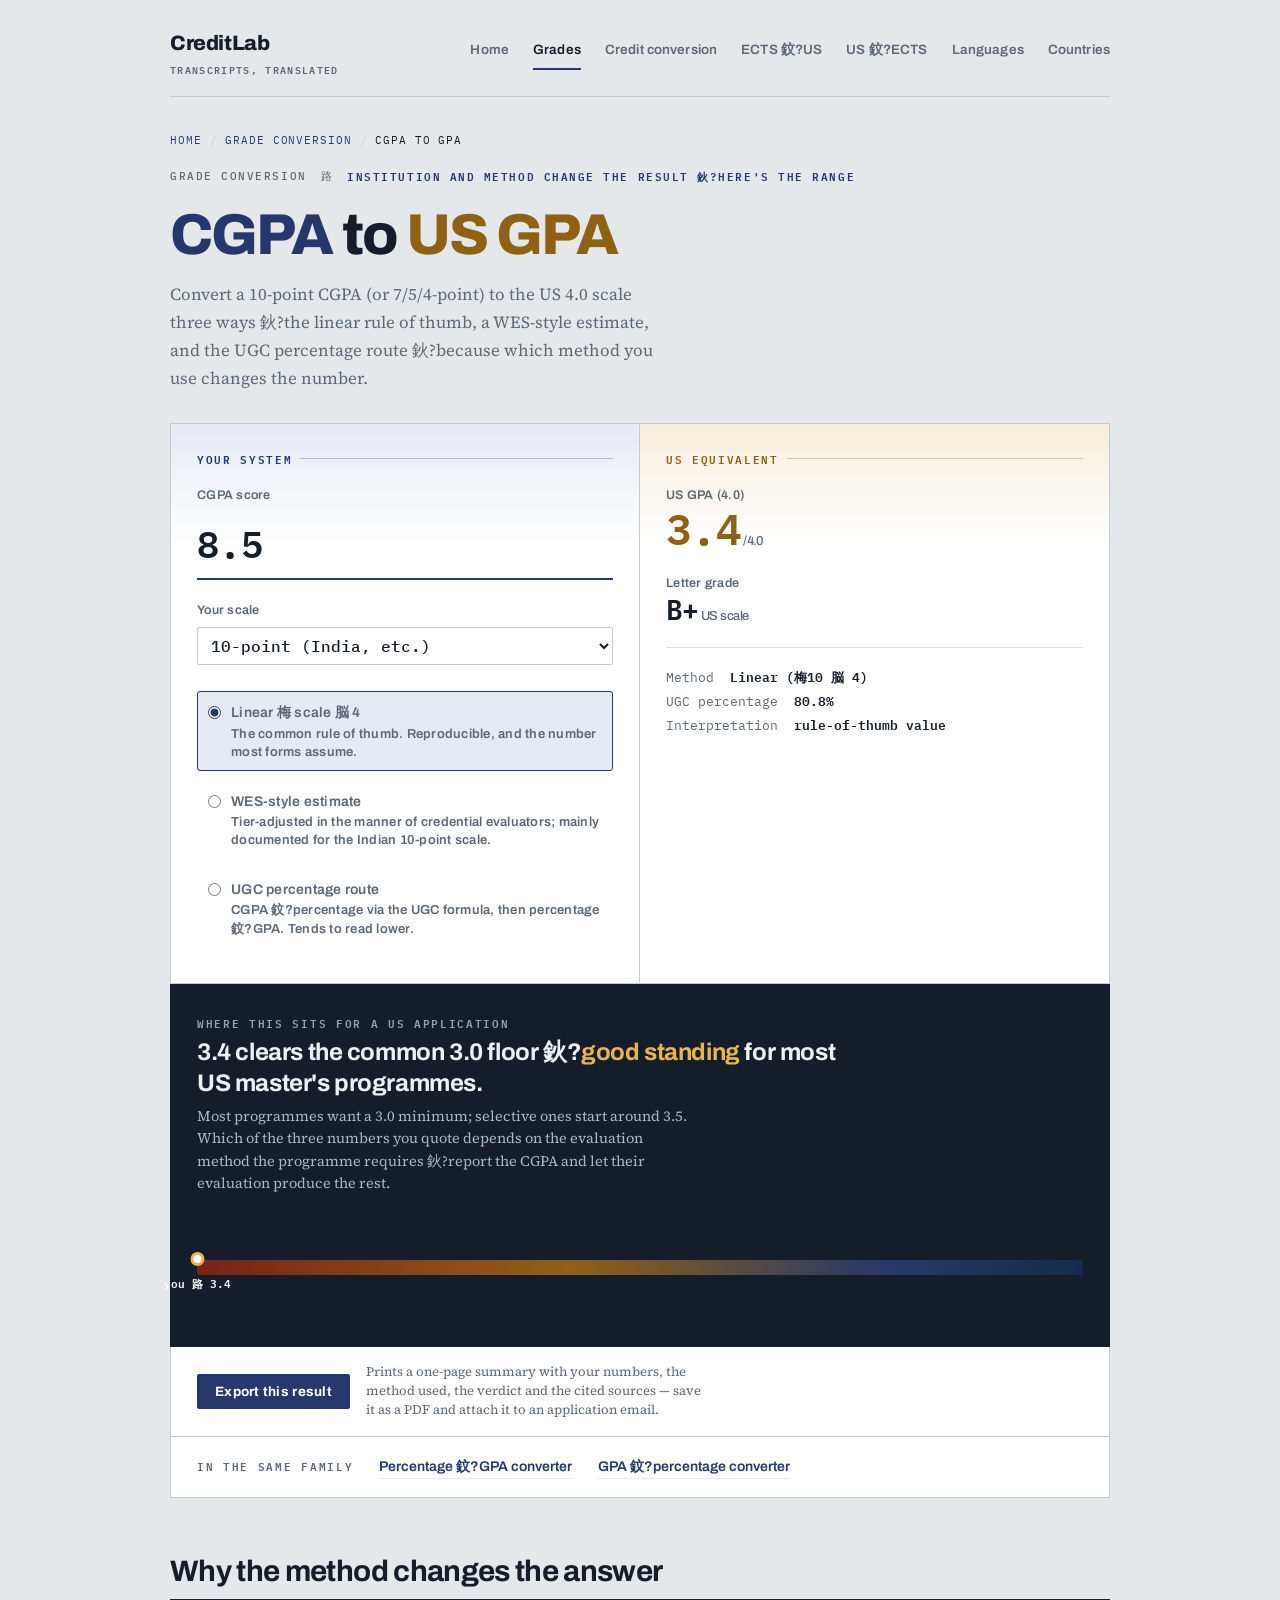
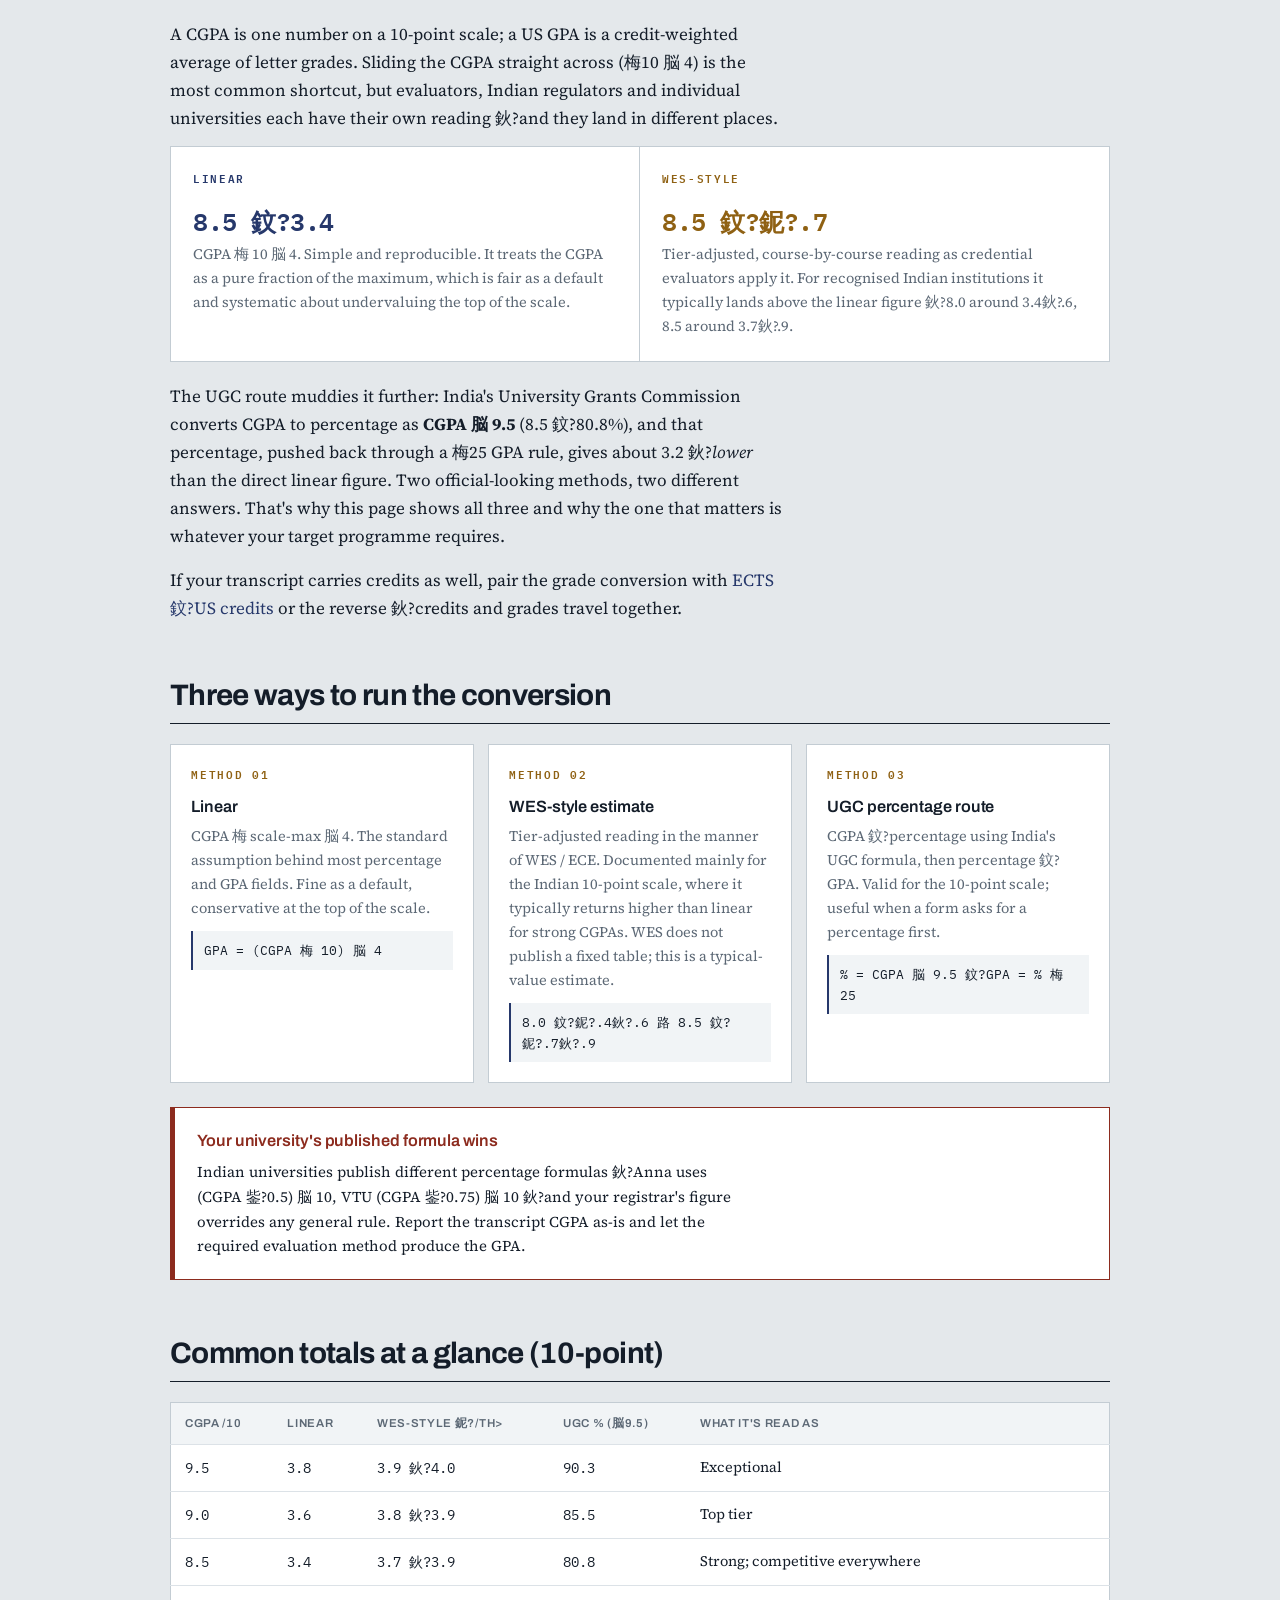
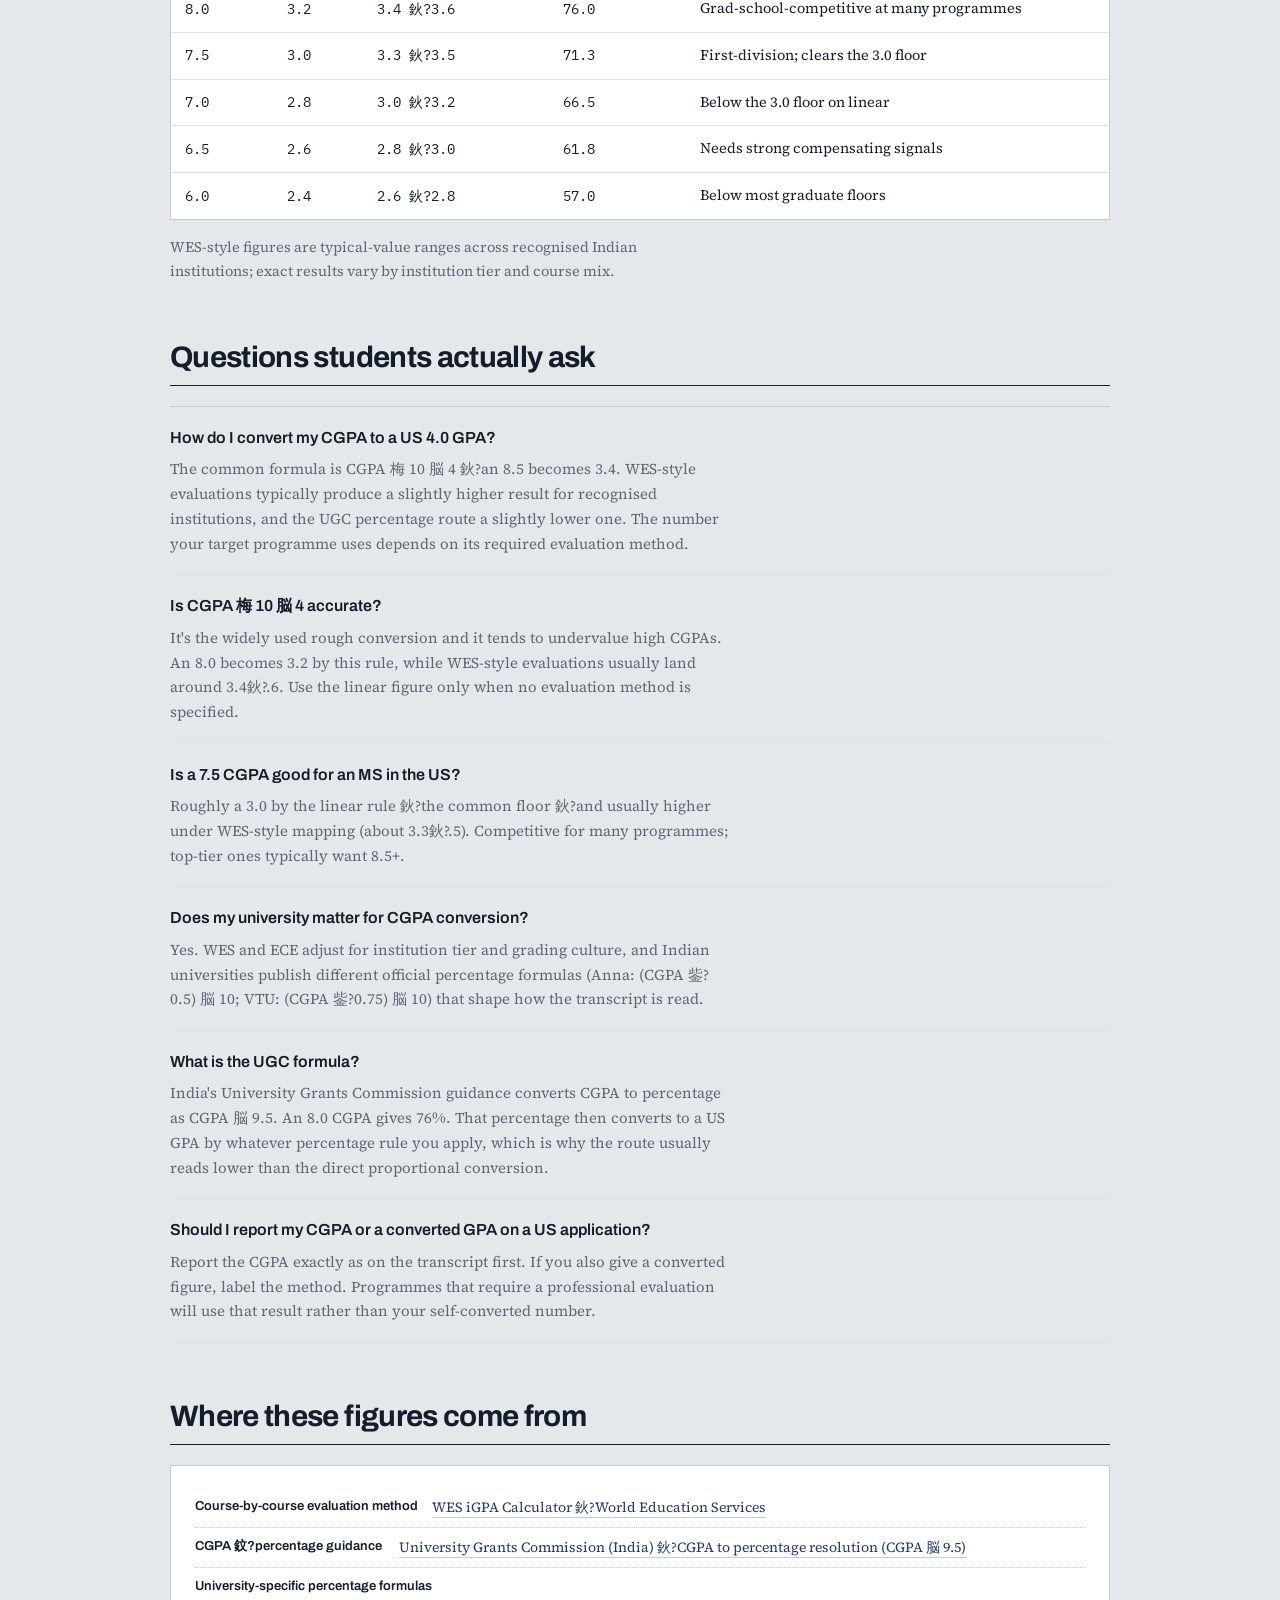
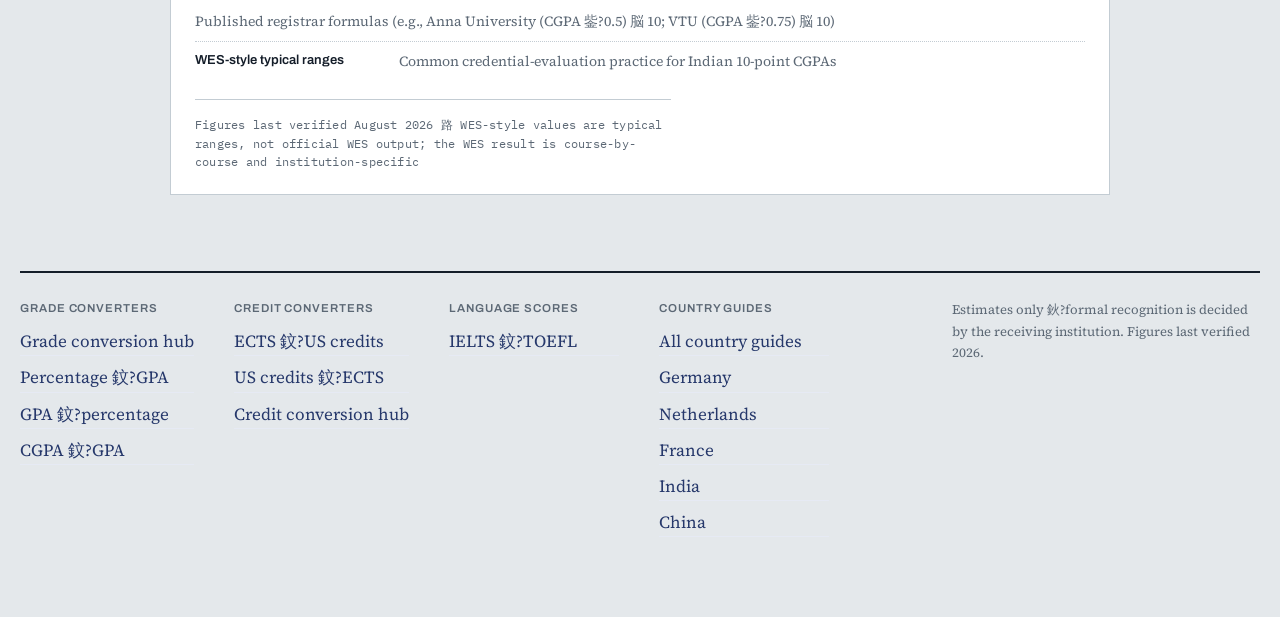
<file: cgpa-to-gpa.html>
﻿<!DOCTYPE html>
<html lang="en">
<head>
<meta charset="UTF-8">
<meta name="viewport" content="width=device-width, initial-scale=1.0">
<title>CGPA to GPA Converter 鈥?10-Point CGPA to US 4.0 GPA</title>
<meta name="description" content="Convert a CGPA on the 10-point (or 7/5/4-point) scale to a US 4.0 GPA. See the linear formula, a WES-style estimate, and the UGC percentage route side by side. Sources cited.">
<!-- TODO 涓婄嚎鍓嶆浛鎹㈡湰鏂囦欢鍐呮墍鏈?example.com 涓虹湡瀹炲煙鍚嶏紙canonical / og:url / schema 鍐呯殑 URL 鍏?5 澶勶級 -->
<link rel="canonical" href="https://example.com/cgpa-to-gpa">

<meta property="og:type" content="website">
<meta property="og:url" content="https://example.com/cgpa-to-gpa">
<meta property="og:title" content="CGPA to GPA Converter 鈥?10-Point CGPA to US 4.0 GPA">
<meta property="og:description" content="Linear, WES-style and UGC-route CGPA鈫扜PA conversions side by side, with the institution caveats included.">
<meta name="twitter:card" content="summary">
<meta property="og:image" content="https://example.com/assets/og.png">
<meta property="og:image:width" content="1200">
<meta property="og:image:height" content="630">
<meta name="twitter:title" content="CGPA to GPA Converter">
<meta name="twitter:description" content="Three methods, the institution caveats included.">

<link rel="preconnect" href="https://fonts.googleapis.com">
<link rel="preconnect" href="https://fonts.gstatic.com" crossorigin>
<link href="https://fonts.googleapis.com/css2?family=Archivo:wght@500;600;700;800&family=Source+Serif+4:opsz,wght@8..60,400;8..60,600&family=IBM+Plex+Mono:wght@400;500;600&display=swap" rel="stylesheet">

<link rel="stylesheet" href="assets/css/site.css">
<link rel="icon" type="image/svg+xml" href="assets/favicon.svg">

<script type="application/ld+json">
{
  "@context": "https://schema.org",
  "@graph": [
    {
      "@type": "WebApplication",
      "@id": "https://example.com/cgpa-to-gpa#tool",
      "name": "CGPA to GPA Converter",
      "url": "https://example.com/cgpa-to-gpa",
      "applicationCategory": "EducationalApplication",
      "operatingSystem": "Any modern web browser",
      "isAccessibleForFree": true,
      "offers": { "@type": "Offer", "price": "0", "priceCurrency": "USD" },
      "featureList": [
        "CGPA on 10 / 7 / 5 / 4-point scales to US 4.0 GPA",
        "Linear, WES-style and UGC-route methods",
        "Admissions readout against common US cutoffs"
      ]
    },
    {
      "@type": "BreadcrumbList",
      "itemListElement": [
        { "@type": "ListItem", "position": 1, "name": "Home", "item": "https://example.com/" },
        { "@type": "ListItem", "position": 2, "name": "Grade conversion", "item": "https://example.com/grade-conversion" },
        { "@type": "ListItem", "position": 3, "name": "CGPA to GPA" }
      ]
    },
    {
      "@type": "WebPage",
      "@id": "https://example.com/cgpa-to-gpa#page",
      "url": "https://example.com/cgpa-to-gpa",
      "name": "CGPA to GPA Converter",
      "dateModified": "2026-08-12",
      "primaryImageOfPage": null,
      "mainEntity": { "@id": "https://example.com/cgpa-to-gpa#tool" }
    },
    {
      "@type": "FAQPage",
      "mainEntity": [
        {
          "@type": "Question",
          "name": "How do I convert my CGPA to a US 4.0 GPA?",
          "acceptedAnswer": {
            "@type": "Answer",
            "text": "The common formula is CGPA 梅 10 脳 4 鈥?an 8.5 becomes 3.4. Credential evaluators such as WES apply institution-tier adjustments that usually produce a slightly higher result, and India's UGC percentage route (CGPA 脳 9.5, then convert) tends to produce a lower one. The number your target programme uses depends on its required evaluation method."
          }
        },
        {
          "@type": "Question",
          "name": "Is CGPA 梅 10 脳 4 accurate?",
          "acceptedAnswer": {
            "@type": "Answer",
            "text": "It's the widely used rough conversion and it tends to undervalue high CGPAs. An 8.0 becomes 3.2 by this rule, while WES-style evaluations of an 8.0 from a recognised Indian institution typically land around 3.4鈥?.6. Use the linear figure only when no evaluation method is specified."
          }
        },
        {
          "@type": "Question",
          "name": "Is a 7.5 CGPA good for an MS in the US?",
          "acceptedAnswer": {
            "@type": "Answer",
            "text": "Roughly a 3.0 by the linear rule 鈥?the common floor 鈥?and usually higher under WES-style mapping (about 3.3鈥?.5). It's competitive for many programmes; top-tier ones typically want 8.5+ (about 3.7+)."
          }
        },
        {
          "@type": "Question",
          "name": "Does my university matter for CGPA conversion?",
          "acceptedAnswer": {
            "@type": "Answer",
            "text": "Yes. WES and ECE adjust for institution tier and grading culture. Also, Indian universities publish different official percentage formulas 鈥?Anna uses (CGPA 鈭?0.5) 脳 10, VTU uses (CGPA 鈭?0.75) 脳 10 鈥?which feeds into how a percentage is read."
          }
        },
        {
          "@type": "Question",
          "name": "What is the UGC formula?",
          "acceptedAnswer": {
            "@type": "Answer",
            "text": "India's University Grants Commission guidance converts CGPA to percentage as CGPA 脳 9.5. An 8.0 CGPA gives 76%. That percentage then converts to a US GPA by whichever percentage rule you apply 鈥?which is why the UGC route usually comes out lower than the direct proportional CGPA鈫扜PA."
          }
        },
        {
          "@type": "Question",
          "name": "Should I report my CGPA or a converted GPA on a US application?",
          "acceptedAnswer": {
            "@type": "Answer",
            "text": "Report the CGPA exactly as on the transcript first. If you also give a converted figure, label the method ('8.5 CGPA 路 3.4 linear'). Programmes that require a professional evaluation will use that result rather than your self-converted number."
          }
        }
      ]
    }
  ]
}
</script>

<style>
/* page-specific tweaks only; everything else lives in site.css */
</style>
</head>
<body>
<div class="wrap">

<header class="site-nav">
  <a class="brand" href="index.html">CreditLab<small>transcripts, translated</small></a>
  <nav aria-label="Converters">
    <a href="index.html">Home</a>
    <a href="grade-conversion.html" aria-current="page">Grades</a>
    <a href="credit-conversion.html">Credit conversion</a>
    <a href="ects-to-us-credits.html">ECTS 鈫?US</a>
    <a href="american-credit-hours-to-ects.html">US 鈫?ECTS</a>
    <a href="ielts-to-toefl.html">Languages</a>
    <a href="country-guides.html">Countries</a>
  </nav>
</header>

<div class="crumbs" aria-label="Breadcrumb">
  <ol>
    <li><a href="index.html">Home</a></li>
    <li><a href="grade-conversion.html">Grade conversion</a></li>
    <li><span aria-current="page">CGPA to GPA</span></li>
  </ol>
</div>

<header class="mast">
  <div class="eyebrow">
    <span>Grade conversion</span>
    <span>路</span>
    <span><b>Institution and method change the result 鈥?here's the range</b></span>
  </div>
  <h1><span class="sys-eu">CGPA</span> to <span class="sys-us">US GPA</span></h1>
  <p class="standfirst">Convert a 10-point CGPA (or 7/5/4-point) to the US 4.0 scale three ways 鈥?the linear rule of thumb, a WES-style estimate, and the UGC percentage route 鈥?because which method you use changes the number.</p>
</header>

<!-- ============ CONVERTER ============ -->
<div class="conv">
  <div class="pane pane-in">
    <div class="pane-tag">Your system</div>

    <label for="cgpa">CGPA score</label>
    <input type="number" id="cgpa" value="8.5" min="0" max="10" step="0.01" inputmode="decimal">

    <label for="scale" style="margin-top:20px">Your scale</label>
    <select id="scale">
      <option value="10" selected>10-point (India, etc.)</option>
      <option value="7">7-point (Australia, etc.)</option>
      <option value="5">5-point (Nigeria, etc.)</option>
      <option value="4">4-point</option>
    </select>

    <div class="methods" role="radiogroup" aria-label="Conversion method">
      <label class="m on" for="m1">
        <input type="radio" name="method" id="m1" value="linear" checked>
        <span>
          <span class="m-name">Linear 梅 scale 脳 4</span>
          <span class="m-note">The common rule of thumb. Reproducible, and the number most forms assume.</span>
        </span>
      </label>

      <label class="m" for="m2">
        <input type="radio" name="method" id="m2" value="wes">
        <span>
          <span class="m-name">WES-style estimate</span>
          <span class="m-note">Tier-adjusted in the manner of credential evaluators; mainly documented for the Indian 10-point scale.</span>
        </span>
      </label>

      <label class="m" for="m3">
        <input type="radio" name="method" id="m3" value="ugc">
        <span>
          <span class="m-name">UGC percentage route</span>
          <span class="m-note">CGPA 鈫?percentage via the UGC formula, then percentage 鈫?GPA. Tends to read lower.</span>
        </span>
      </label>
    </div>
  </div>

  <div class="pane pane-out" aria-live="polite">
    <div class="pane-tag">US equivalent</div>

    <div class="readout">
      <div class="r-label">US GPA (4.0)</div>
      <div class="r-value" id="gpa">3.4<span class="r-unit">/4.0</span></div>
    </div>

    <div class="readout">
      <div class="r-label">Letter grade</div>
      <div class="r-value minor" id="letter">B+<span class="r-unit">US scale</span></div>
    </div>

    <div class="workload">
      <div>Method &nbsp;<b id="m-name">Linear (梅10 脳 4)</b></div>
      <div>UGC percentage &nbsp;<b id="ugc-pct">80.8%</b></div>
      <div>Interpretation &nbsp;<b id="sum">rule-of-thumb value</b></div>
    </div>
  </div>
</div>

<!-- ============ VERDICT ============ -->
<div class="verdictbox">
  <div class="verdictbox-tag">Where this sits for a US application</div>
  <div aria-live="polite">
    <p class="gverdict" id="verdict">3.4 clears the common 3.0 floor 鈥?<em>good standing</em> for most US master's programmes.</p>
    <p class="gverdict-note" id="verdict-note">Most programmes want a 3.0 minimum; selective ones start around 3.5. Which of the three numbers you quote depends on the evaluation method the programme requires 鈥?report the CGPA and let their evaluation produce the rest.</p>
  </div>

  <div class="gscale" id="gscale">
    <div class="gtrack"></div>
    <div id="gticks"></div>
    <div class="you" id="you" style="left:0%">
      <div class="you-dot"></div>
      <div class="you-lab" id="you-lab">you 路 3.4</div>
    </div>
  </div>
</div>

<div class="related">
  <span class="rel-tag">In the same family</span>
  <a href="percentage-to-gpa.html">Percentage 鈫?GPA converter</a>
  <a href="gpa-to-percentage.html">GPA 鈫?percentage converter</a>
</div>

<!-- ============ WHY METHODS DIFFER ============ -->
<section>
  <h2>Why the method changes the answer</h2>
  <p>A CGPA is one number on a 10-point scale; a US GPA is a credit-weighted average of letter grades. Sliding the CGPA straight across (梅10 脳 4) is the most common shortcut, but evaluators, Indian regulators and individual universities each have their own reading 鈥?and they land in different places.</p>

  <div class="split">
    <div>
      <div class="sys-name">Linear</div>
      <div class="unit">8.5 鈫?3.4</div>
      <p>CGPA 梅 10 脳 4. Simple and reproducible. It treats the CGPA as a pure fraction of the maximum, which is fair as a default and systematic about undervaluing the top of the scale.</p>
    </div>
    <div>
      <div class="sys-name">WES-style</div>
      <div class="unit">8.5 鈫?鈮?.7</div>
      <p>Tier-adjusted, course-by-course reading as credential evaluators apply it. For recognised Indian institutions it typically lands above the linear figure 鈥?8.0 around 3.4鈥?.6, 8.5 around 3.7鈥?.9.</p>
    </div>
  </div>

  <p style="margin-top:20px">The UGC route muddies it further: India's University Grants Commission converts CGPA to percentage as <strong>CGPA 脳 9.5</strong> (8.5 鈫?80.8%), and that percentage, pushed back through a 梅25 GPA rule, gives about 3.2 鈥?<em>lower</em> than the direct linear figure. Two official-looking methods, two different answers. That's why this page shows all three and why the one that matters is whatever your target programme requires.</p>

  <p style="margin-top:16px">If your transcript carries credits as well, pair the grade conversion with <a href="ects-to-us-credits.html">ECTS 鈫?US credits</a> or the reverse 鈥?credits and grades travel together.</p>
</section>

<!-- ============ METHODS ============ -->
<section>
  <h2>Three ways to run the conversion</h2>
  <div class="cards">
    <div class="card">
      <div class="num">METHOD 01</div>
      <h3>Linear</h3>
      <p>CGPA 梅 scale-max 脳 4. The standard assumption behind most percentage and GPA fields. Fine as a default, conservative at the top of the scale.</p>
      <div class="formula">GPA = (CGPA 梅 10) 脳 4</div>
    </div>
    <div class="card">
      <div class="num">METHOD 02</div>
      <h3>WES-style estimate</h3>
      <p>Tier-adjusted reading in the manner of WES / ECE. Documented mainly for the Indian 10-point scale, where it typically returns higher than linear for strong CGPAs. WES does not publish a fixed table; this is a typical-value estimate.</p>
      <div class="formula">8.0 鈫?鈮?.4鈥?.6 路 8.5 鈫?鈮?.7鈥?.9</div>
    </div>
    <div class="card">
      <div class="num">METHOD 03</div>
      <h3>UGC percentage route</h3>
      <p>CGPA 鈫?percentage using India's UGC formula, then percentage 鈫?GPA. Valid for the 10-point scale; useful when a form asks for a percentage first.</p>
      <div class="formula">% = CGPA 脳 9.5 鈫?GPA = % 梅 25</div>
    </div>
  </div>

  <div class="warn">
    <h3>Your university's published formula wins</h3>
    <p>Indian universities publish different percentage formulas 鈥?Anna uses (CGPA 鈭?0.5) 脳 10, VTU (CGPA 鈭?0.75) 脳 10 鈥?and your registrar's figure overrides any general rule. Report the transcript CGPA as-is and let the required evaluation method produce the GPA.</p>
  </div>
</section>

<!-- ============ REFERENCE ============ -->
<section>
  <h2>Common totals at a glance (10-point)</h2>
  <table>
    <thead>
      <tr><th>CGPA /10</th><th>Linear</th><th>WES-style 鈮?/th><th>UGC % (脳9.5)</th><th>What it's read as</th></tr>
    </thead>
    <tbody>
      <tr><td>9.5</td><td>3.8</td><td>3.9 鈥?4.0</td><td>90.3</td><td class="deg">Exceptional</td></tr>
      <tr><td>9.0</td><td>3.6</td><td>3.8 鈥?3.9</td><td>85.5</td><td class="deg">Top tier</td></tr>
      <tr><td>8.5</td><td>3.4</td><td>3.7 鈥?3.9</td><td>80.8</td><td class="deg">Strong; competitive everywhere</td></tr>
      <tr><td>8.0</td><td>3.2</td><td>3.4 鈥?3.6</td><td>76.0</td><td class="deg">Grad-school-competitive at many programmes</td></tr>
      <tr><td>7.5</td><td>3.0</td><td>3.3 鈥?3.5</td><td>71.3</td><td class="deg">First-division; clears the 3.0 floor</td></tr>
      <tr><td>7.0</td><td>2.8</td><td>3.0 鈥?3.2</td><td>66.5</td><td class="deg">Below the 3.0 floor on linear</td></tr>
      <tr><td>6.5</td><td>2.6</td><td>2.8 鈥?3.0</td><td>61.8</td><td class="deg">Needs strong compensating signals</td></tr>
      <tr><td>6.0</td><td>2.4</td><td>2.6 鈥?2.8</td><td>57.0</td><td class="deg">Below most graduate floors</td></tr>
    </tbody>
  </table>
  <p style="margin-top:16px;font-size:14.5px;color:var(--muted)">WES-style figures are typical-value ranges across recognised Indian institutions; exact results vary by institution tier and course mix.</p>
</section>

<!-- ============ FAQ ============ -->
<section>
  <h2>Questions students actually ask</h2>
  <dl class="faq">
    <div>
      <dt>How do I convert my CGPA to a US 4.0 GPA?</dt>
      <dd>The common formula is CGPA 梅 10 脳 4 鈥?an 8.5 becomes 3.4. WES-style evaluations typically produce a slightly higher result for recognised institutions, and the UGC percentage route a slightly lower one. The number your target programme uses depends on its required evaluation method.</dd>
    </div>
    <div>
      <dt>Is CGPA 梅 10 脳 4 accurate?</dt>
      <dd>It's the widely used rough conversion and it tends to undervalue high CGPAs. An 8.0 becomes 3.2 by this rule, while WES-style evaluations usually land around 3.4鈥?.6. Use the linear figure only when no evaluation method is specified.</dd>
    </div>
    <div>
      <dt>Is a 7.5 CGPA good for an MS in the US?</dt>
      <dd>Roughly a 3.0 by the linear rule 鈥?the common floor 鈥?and usually higher under WES-style mapping (about 3.3鈥?.5). Competitive for many programmes; top-tier ones typically want 8.5+.</dd>
    </div>
    <div>
      <dt>Does my university matter for CGPA conversion?</dt>
      <dd>Yes. WES and ECE adjust for institution tier and grading culture, and Indian universities publish different official percentage formulas (Anna: (CGPA 鈭?0.5) 脳 10; VTU: (CGPA 鈭?0.75) 脳 10) that shape how the transcript is read.</dd>
    </div>
    <div>
      <dt>What is the UGC formula?</dt>
      <dd>India's University Grants Commission guidance converts CGPA to percentage as CGPA 脳 9.5. An 8.0 CGPA gives 76%. That percentage then converts to a US GPA by whatever percentage rule you apply, which is why the route usually reads lower than the direct proportional conversion.</dd>
    </div>
    <div>
      <dt>Should I report my CGPA or a converted GPA on a US application?</dt>
      <dd>Report the CGPA exactly as on the transcript first. If you also give a converted figure, label the method. Programmes that require a professional evaluation will use that result rather than your self-converted number.</dd>
    </div>
  </dl>
</section>

<!-- ============ SOURCES ============ -->
<section>
  <h2>Where these figures come from</h2>
  <div class="sources">
    <ul>
      <li><span class="what">Course-by-course evaluation method</span><span class="who"><a href="https://apps.wes.org/igpa-calculator/" rel="nofollow noopener" target="_blank">WES iGPA Calculator 鈥?World Education Services</a></span></li>
      <li><span class="what">CGPA 鈫?percentage guidance</span><span class="who"><a href="https://www.ugc.gov.in/" rel="nofollow noopener" target="_blank">University Grants Commission (India) 鈥?CGPA to percentage resolution (CGPA 脳 9.5)</a></span></li>
      <li><span class="what">University-specific percentage formulas</span><span class="who">Published registrar formulas (e.g., Anna University (CGPA 鈭?0.5) 脳 10; VTU (CGPA 鈭?0.75) 脳 10)</span></li>
      <li><span class="what">WES-style typical ranges</span><span class="who">Common credential-evaluation practice for Indian 10-point CGPAs</span></li>
    </ul>
    <p class="verified">Figures last verified August 2026 路 WES-style values are typical ranges, not official WES output; the WES result is course-by-course and institution-specific</p>
  </div>
</section>

</div>

<footer class="site-foot">
  <div class="foot-col">
    <strong>Grade converters</strong>
    <a href="grade-conversion.html">Grade conversion hub</a>
    <a href="percentage-to-gpa.html">Percentage 鈫?GPA</a>
    <a href="gpa-to-percentage.html">GPA 鈫?percentage</a>
    <a href="cgpa-to-gpa.html">CGPA 鈫?GPA</a>
  </div>
  <div class="foot-col">
    <strong>Credit converters</strong>
    <a href="ects-to-us-credits.html">ECTS 鈫?US credits</a>
    <a href="american-credit-hours-to-ects.html">US credits 鈫?ECTS</a>
    <a href="credit-conversion.html">Credit conversion hub</a>
  </div>
  <div class="foot-col">
    <strong>Language scores</strong>
    <a href="ielts-to-toefl.html">IELTS 鈫?TOEFL</a>
  </div>
  <div class="foot-col">
    <strong>Country guides</strong>
    <a href="country-guides.html">All country guides</a>
    <a href="germany-to-gpa.html">Germany</a>
    <a href="netherlands-to-gpa.html">Netherlands</a>
    <a href="france-to-gpa.html">France</a>
    <a href="india-to-gpa.html">India</a>
    <a href="china-to-gpa.html">China</a>
  </div>
  <p class="foot-note">Estimates only 鈥?formal recognition is decided by the receiving institution. Figures last verified <span data-year>2026</span>.</p>
</footer>

<script>
(function(){
  'use strict';
  var $ = function(id){ return document.getElementById(id); };
  var cgpa = $('cgpa'), scale = $('scale');
  var gpa = $('gpa'), letter = $('letter'), mName = $('m-name'), ugcPct = $('ugc-pct'), sum = $('sum');
  var verdict = $('verdict'), vNote = $('verdict-note'), you = $('you'), youLab = $('you-lab'), gticks = $('gticks');

  function round1(n){ return Math.round(n*10)/10; }

  function letterOf(g){
    if(g >= 3.7) return 'A';
    if(g >= 3.3) return 'B+';
    if(g >= 3.0) return 'B';
    if(g >= 2.7) return 'B鈭?;
    if(g >= 2.3) return 'C+';
    if(g >= 2.0) return 'C';
    if(g >= 1.7) return 'C鈭?;
    if(g >= 1.0) return 'D';
    return 'F';
  }

  function currentMethod(){
    var r = document.querySelector('input[name=method]:checked');
    return r ? r.value : 'linear';
  }

  function maxOf(){ return parseFloat(scale.value); }

  // tier-style estimate for the Indian 10-point scale (typical ranges mid-values)
  function wesIndia(c){
    var bump;
    if(c >= 9.5) bump = 0.15;
    else if(c >= 9.0) bump = 0.25;
    else if(c >= 8.5) bump = 0.3;
    else if(c >= 8.0) bump = 0.25;
    else if(c >= 7.5) bump = 0.2;
    else if(c >= 7.0) bump = 0.15;
    else if(c >= 6.0) bump = 0.1;
    else bump = 0;
    return Math.min(4, (c/10*4 + bump));
  }

  function renderTicks(){
    gticks.innerHTML = '';
    [[2.0,'pass'],[3.0,'common floor'],[3.5,'top-50 ideal'],[4.0,'maximum']].forEach(function(t){
      var d = document.createElement('div');
      d.className = 'gtick';
      d.style.left = (t[0]/4*100) + '%';
      d.innerHTML = '<div class="gtick-lab" style="left:0"><b>' + t[0] + '</b>' + t[1] + '</div>';
      gticks.appendChild(d);
    });
  }

  function writeVerdict(g){
    var v, n;
    if(!(g > 0)){
      v = 'Enter a CGPA to see where it lands.';
      n = 'The scale runs 0鈥?.0, marked with the cutoffs most US graduate programmes actually use.';
    } else if(g < 2.0){
      v = 'Below <em>2.0</em> 鈥?under the floor for most US graduate programmes.';
      n = 'At this level the rest of the application has to carry the load. Some programmes do look past the number.';
    } else if(g < 3.0){
      v = '<em>' + g.toFixed(1) + '</em> 鈥?passes a few programme floors, but most competitive admissions want more.';
      n = 'The common 3.0 minimum is still ahead. Programmes that weigh the whole file rather than a cutoff are where a total like this competes.';
    } else if(g < 3.5){
      v = '<em>' + g.toFixed(1) + '</em> 鈥?clears the common 3.0 floor, good standing for most US master\u2019s programmes.';
      n = 'Selective programmes and many top-50 departments start closer to 3.5. The exact figure depends on the evaluation method the programme requires.';
    } else if(g < 3.7){
      v = '<em>' + g.toFixed(1) + '</em> 鈥?competitive for selective programmes and most top-50 master\u2019s.';
      n = 'You clear the informal 3.5 line used by many competitive departments.';
    } else if(g < 4.0){
      v = '<em>' + g.toFixed(1) + '</em> 鈥?strong, at the level most competitive programmes want.';
      n = 'Firmly competitive across the board; the number is not the constraint.';
    } else {
      v = '<em>4.0</em> 鈥?the top of the scale.';
      n = 'An exceptional record. The transcript behind it matters more than the last decimal.';
    }
    verdict.innerHTML = v;
    vNote.textContent = n;
  }

  function compute(){
    var method = currentMethod();
    var c = parseFloat(cgpa.value) || 0;
    var m = maxOf();
    var g, name, sumTxt, pctStr = '鈥?;

    if(method === 'linear'){
      g = (m > 0) ? c/m*4 : 0;
      name = 'Linear (梅' + m + ' 脳 4)';
      sumTxt = 'rule-of-thumb value';
      if(m === 10){ pctStr = (c*9.5).toFixed(1) + '%'; }
    } else if(method === 'wes'){
      if(m === 10){
        g = wesIndia(c);
        name = 'WES-style estimate';
        sumTxt = 'typical value (India 10-pt)';
        pctStr = (c*9.5).toFixed(1) + '%';
      } else {
        g = (m > 0) ? c/m*4 : 0;
        name = 'WES-style (n/a 鈫?linear)';
        sumTxt = 'WES-style mainly for India 10-pt';
      }
    } else {
      if(m === 10){
        var p = c*9.5;
        g = p/25;
        pctStr = p.toFixed(1) + '%';
        name = 'UGC route (脳9.5 then 梅25)';
        sumTxt = 'percentage via UGC';
      } else {
        var p2 = (m > 0) ? c/m*100 : 0;
        g = p2/25;
        pctStr = p2.toFixed(1) + '%';
        name = 'Percentage route (梅' + m + ' 脳 100)';
        sumTxt = 'percentage first';
      }
    }

    g = round1(g);

    gpa.innerHTML = g.toFixed(1) + '<span class="r-unit">/4.0</span>';
    letter.innerHTML = letterOf(g) + '<span class="r-unit">US scale</span>';
    mName.textContent = name;
    ugcPct.innerHTML = pctStr;
    sum.textContent = sumTxt;

    var pct2 = (g/4)*100;
    you.style.left = Math.max(0, Math.min(100, pct2)) + '%';
    you.style.visibility = g > 0 ? 'visible' : 'hidden';
    youLab.textContent = 'you 路 ' + g.toFixed(1);

    writeVerdict(g);
  }

  var radios = document.querySelectorAll('input[name=method]');
  Array.prototype.forEach.call(radios, function(r){
    r.addEventListener('change', function(){
      Array.prototype.forEach.call(document.querySelectorAll('.conv .m'), function(m){ m.classList.remove('on'); });
      r.closest('.m').classList.add('on');
      compute();
    });
  });

  cgpa.addEventListener('input', compute);
  scale.addEventListener('change', compute);

  renderTicks();
  compute();
})();
</script>
<script defer src="assets/js/site.js"></script>
</body>
</html>
</file>
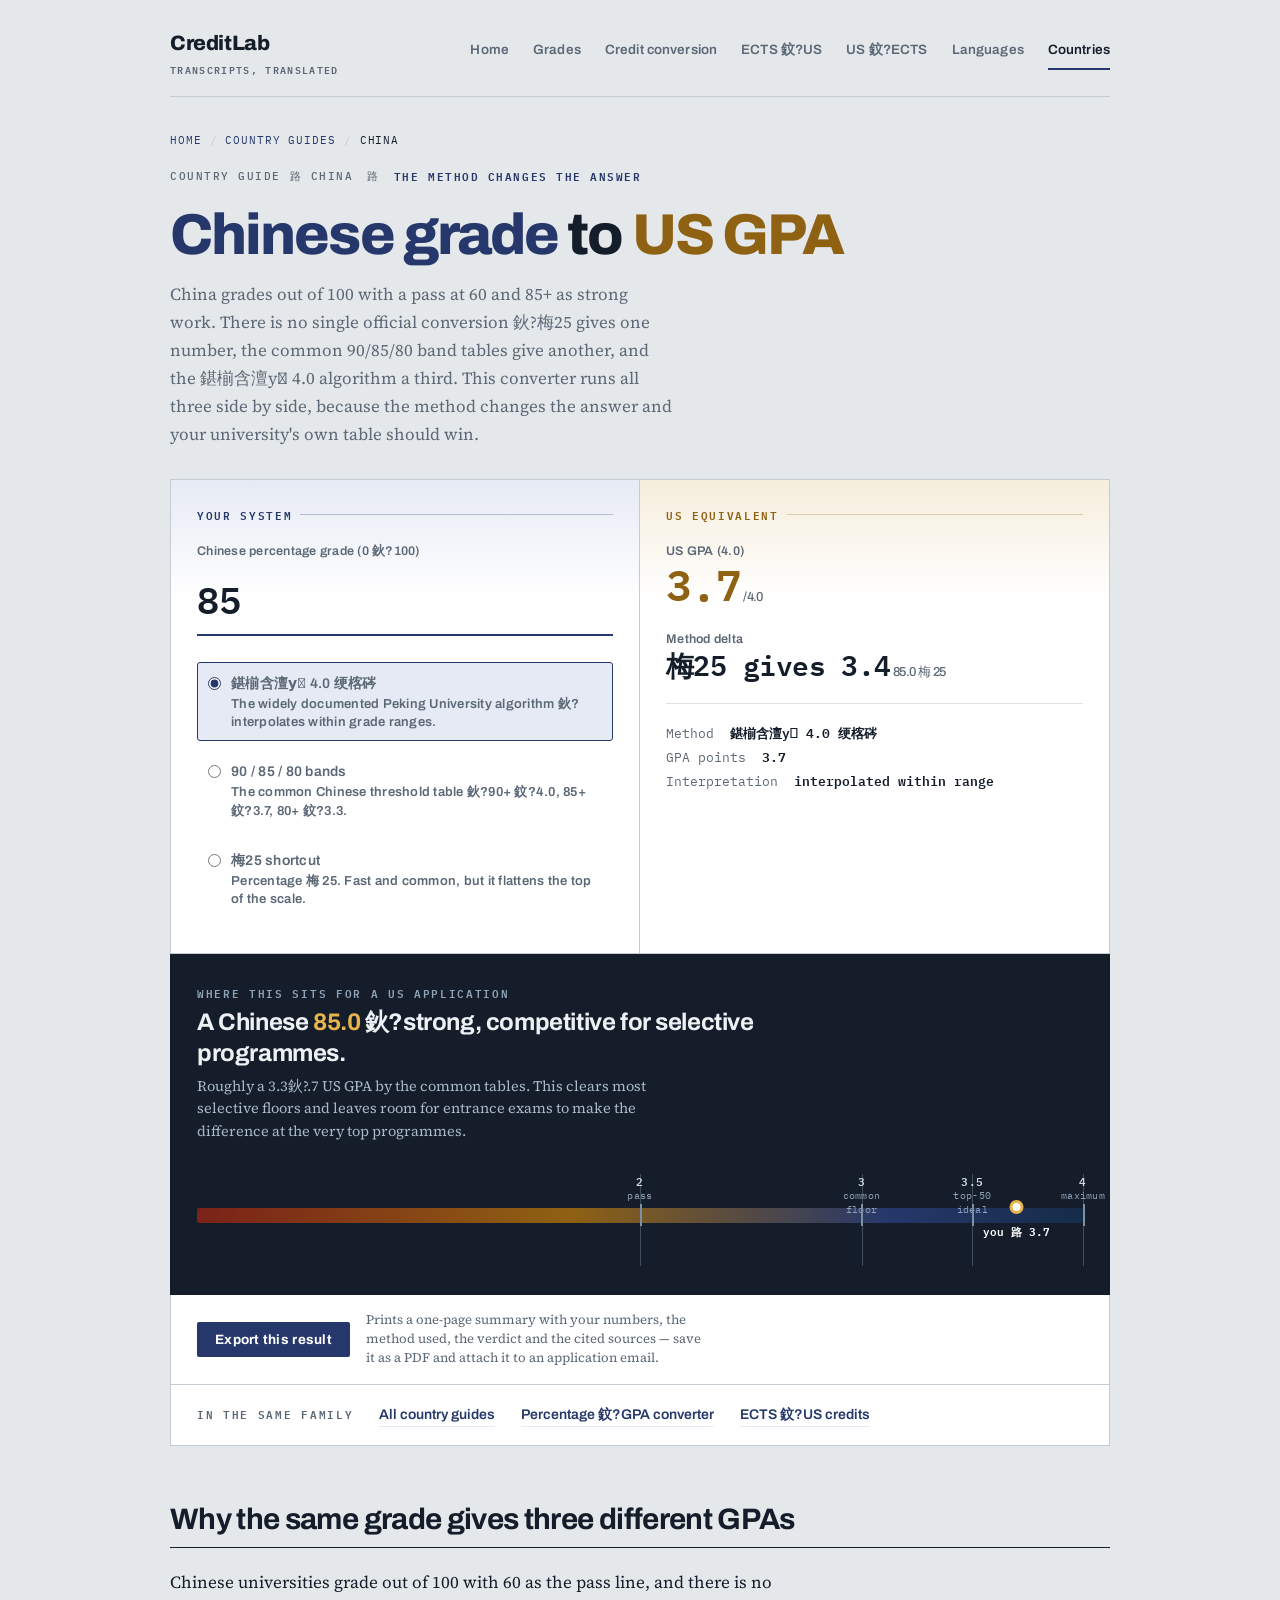
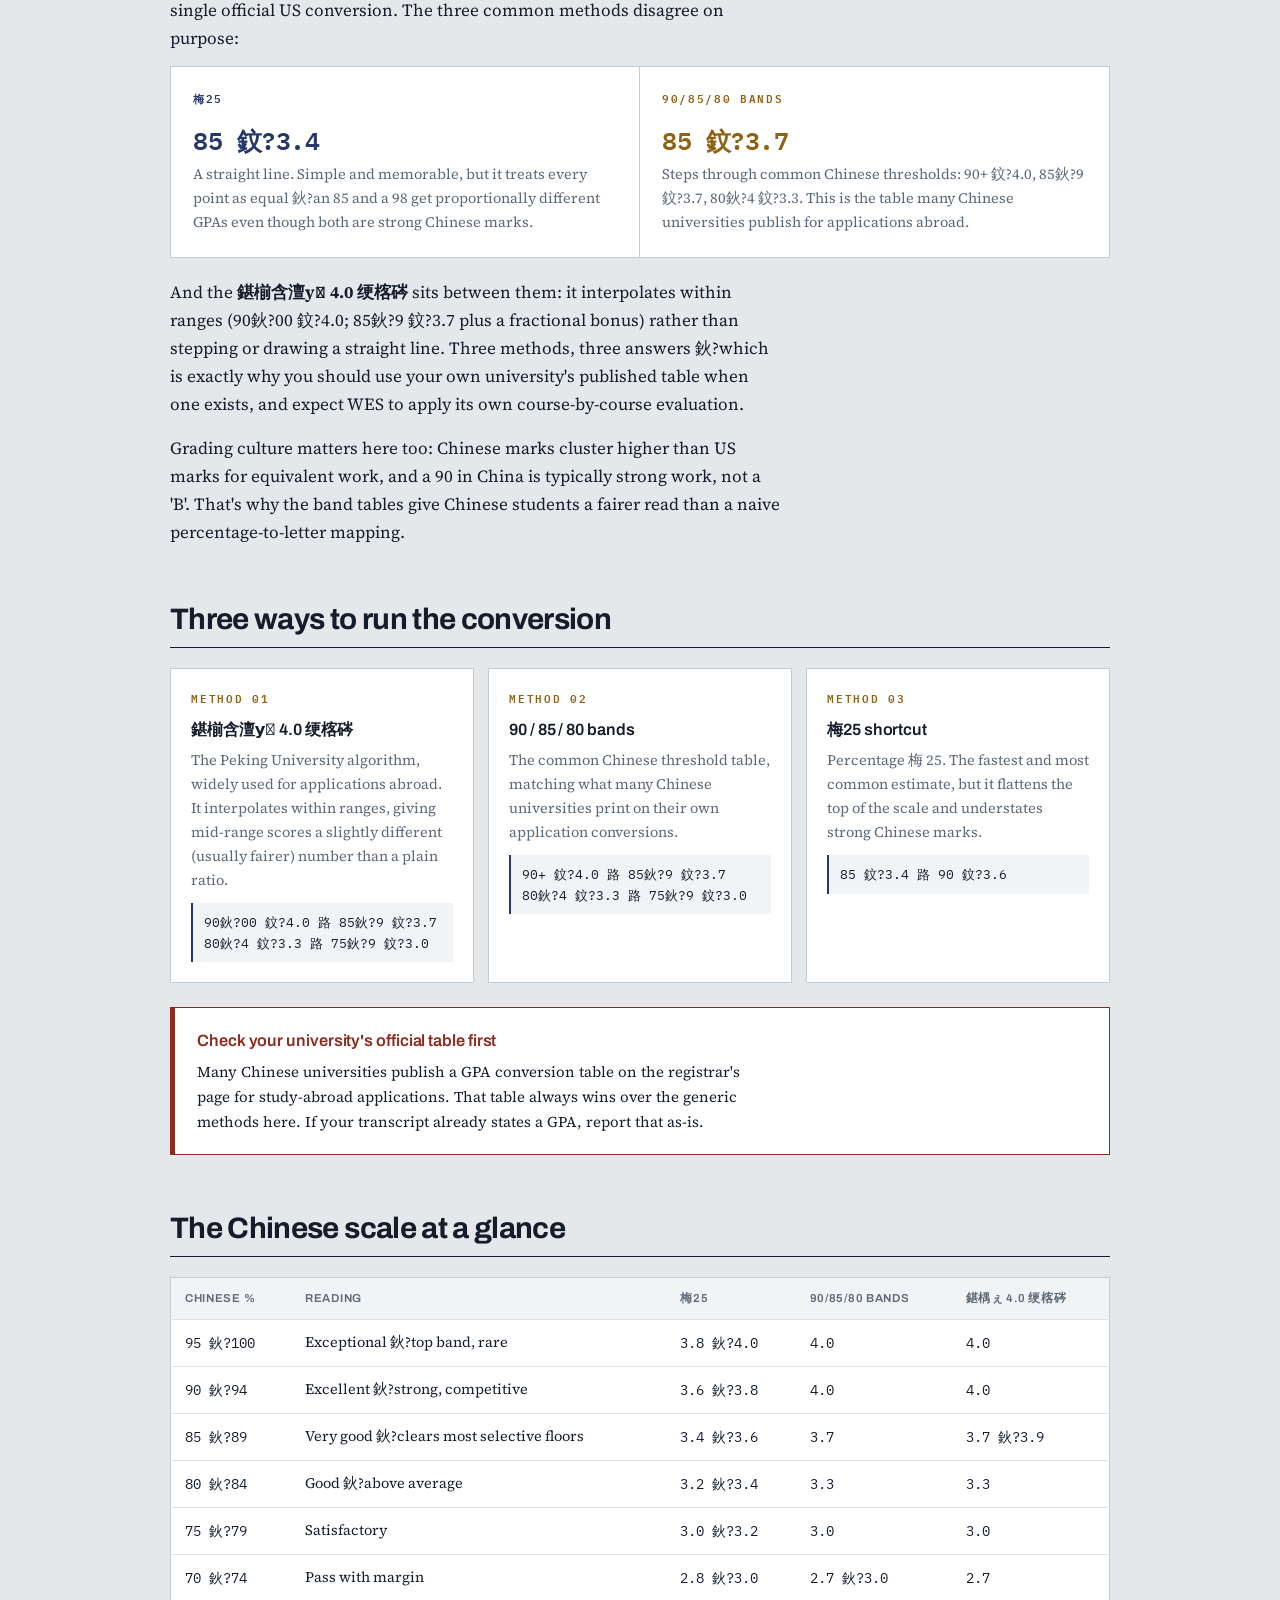
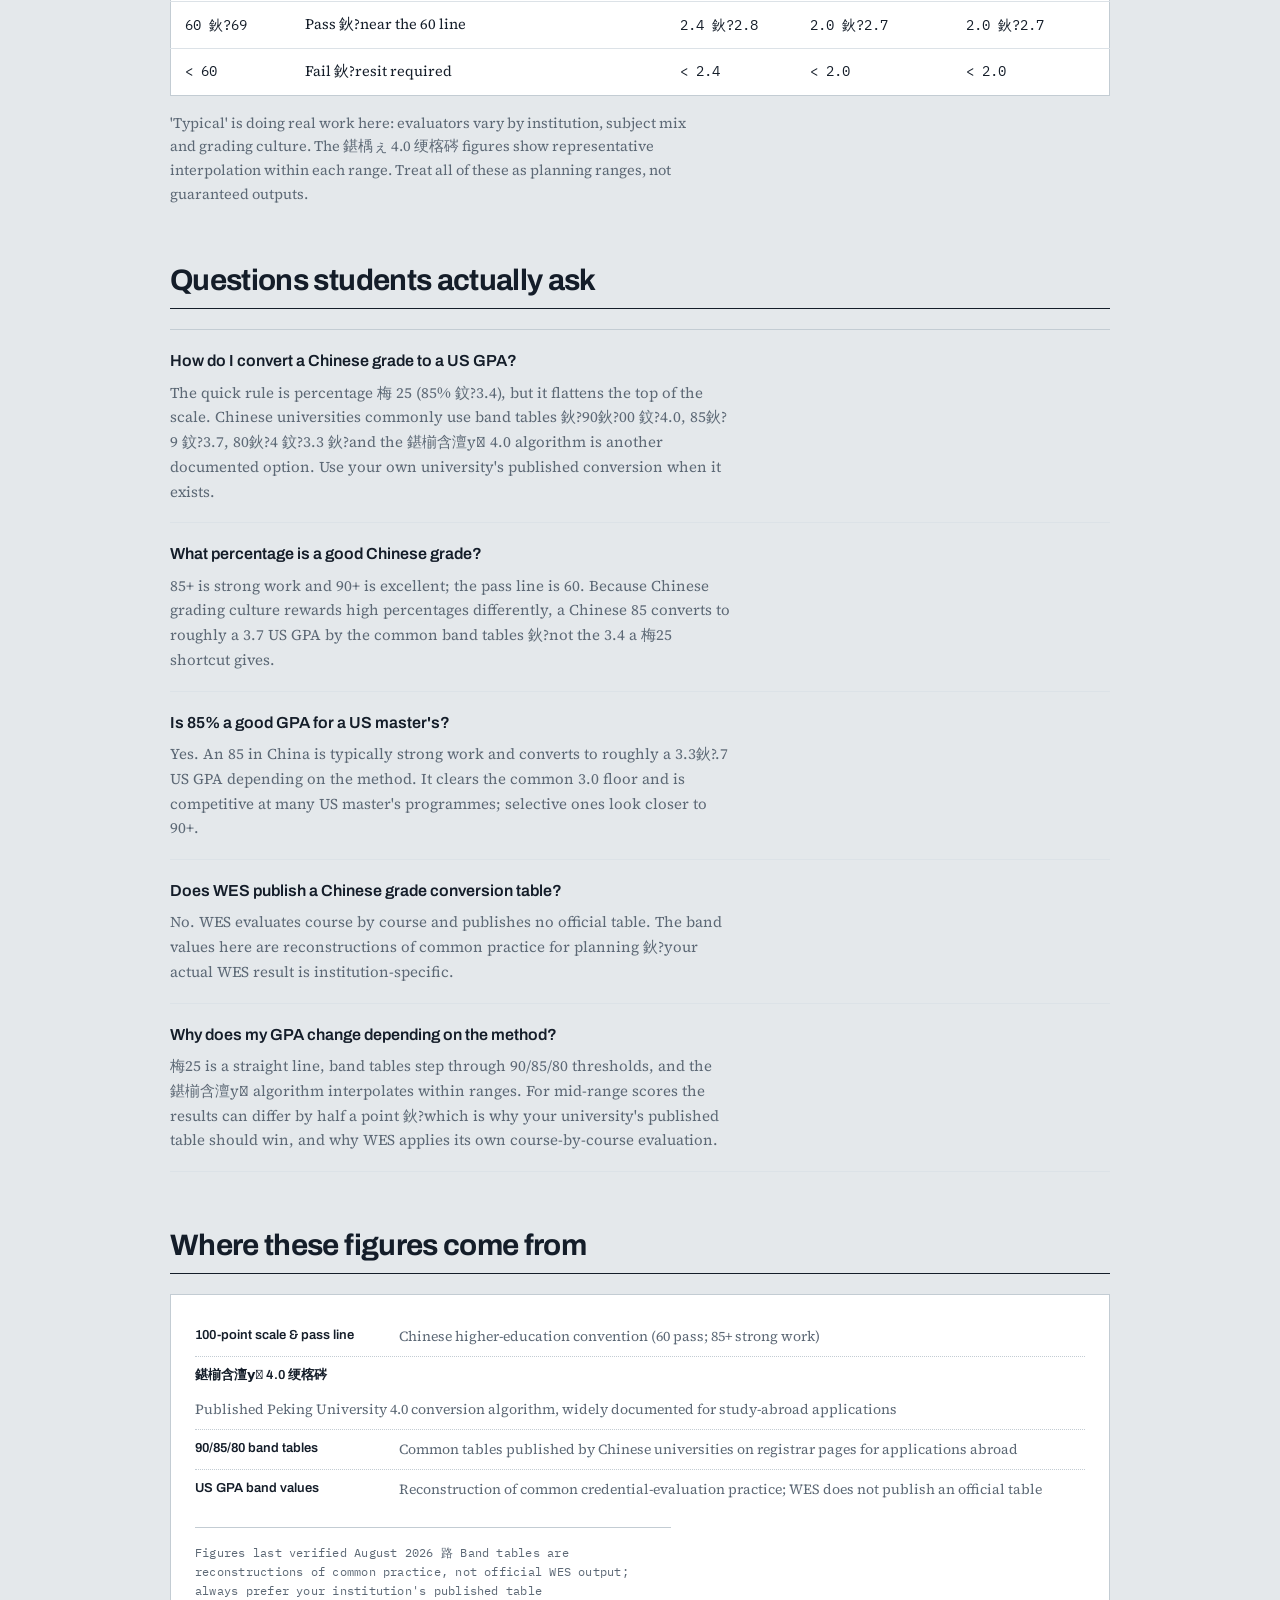
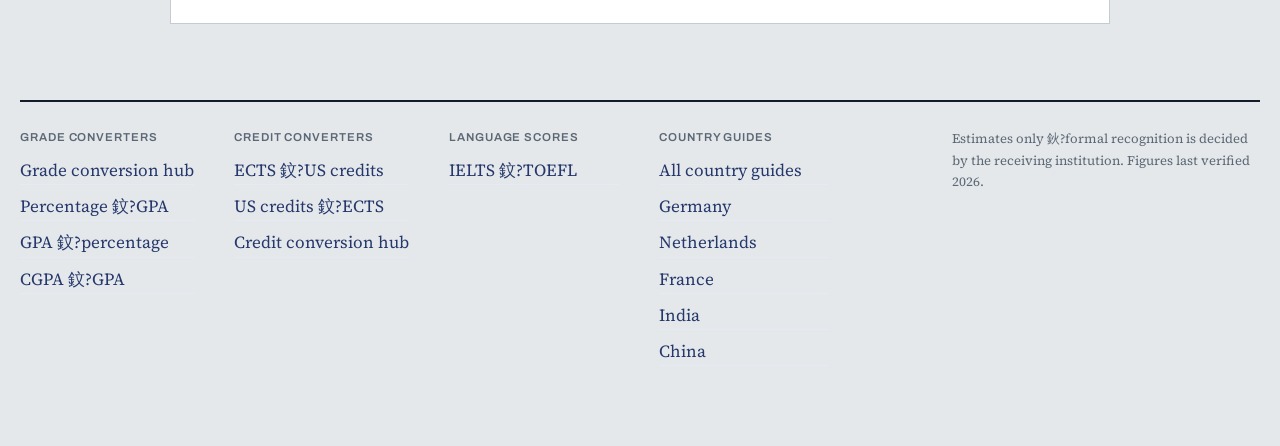
<file: china-to-gpa.html>
﻿<!DOCTYPE html>
<html lang="en">
<head>
<meta charset="UTF-8">
<meta name="viewport" content="width=device-width, initial-scale=1.0">
<title>Chinese Grade to US GPA 鈥?China 100-Point Scale</title>
<meta name="description" content="Convert a Chinese percentage grade to a US 4.0 GPA. The 梅25 shortcut, the common 90/85/80 band tables, and the 鍖椾含澶у 4.0 algorithm 鈥?side by side, because the method changes the answer.">
<!-- TODO 涓婄嚎鍓嶆浛鎹㈡湰鏂囦欢鍐呮墍鏈?example.com 涓虹湡瀹炲煙鍚嶏紙canonical / og:url / schema 鍐呯殑 URL 鍏?5 澶勶級 -->
<link rel="canonical" href="https://example.com/china-to-gpa">

<meta property="og:type" content="website">
<meta property="og:url" content="https://example.com/china-to-gpa">
<meta property="og:title" content="Chinese Grade to US GPA 鈥?China 100-Point Scale">
<meta property="og:description" content="The Chinese 100-point scale to US 4.0 GPA: 梅25, the 90/85/80 bands, and the 鍖椾含澶у 4.0 algorithm.">
<meta name="twitter:card" content="summary">
<meta property="og:image" content="https://example.com/assets/og.png">
<meta property="og:image:width" content="1200">
<meta property="og:image:height" content="630">
<meta name="twitter:title" content="Chinese Grade to US GPA Converter">
<meta name="twitter:description" content="China 100-point 鈫?US 4.0, three ways with the method differences shown.">

<link rel="preconnect" href="https://fonts.googleapis.com">
<link rel="preconnect" href="https://fonts.gstatic.com" crossorigin>
<link href="https://fonts.googleapis.com/css2?family=Archivo:wght@500;600;700;800&family=Source+Serif+4:opsz,wght@8..60,400;8..60,600&family=IBM+Plex+Mono:wght@400;500;600&display=swap" rel="stylesheet">

<link rel="stylesheet" href="assets/css/site.css">
<link rel="icon" type="image/svg+xml" href="assets/favicon.svg">

<script type="application/ld+json">
{
  "@context": "https://schema.org",
  "@graph": [
    {
      "@type": "WebApplication",
      "@id": "https://example.com/china-to-gpa#tool",
      "name": "Chinese Grade to US GPA Converter",
      "url": "https://example.com/china-to-gpa",
      "applicationCategory": "EducationalApplication",
      "operatingSystem": "Any modern web browser",
      "isAccessibleForFree": true,
      "offers": { "@type": "Offer", "price": "0", "priceCurrency": "USD" },
      "featureList": [
        "Chinese 100-point grade to US 4.0 GPA",
        "梅25 shortcut estimate",
        "90/85/80 band table mapping",
        "鍖椾含澶у (Peking University) 4.0 algorithm"
      ]
    },
    {
      "@type": "BreadcrumbList",
      "itemListElement": [
        { "@type": "ListItem", "position": 1, "name": "Home", "item": "https://example.com/" },
        { "@type": "ListItem", "position": 2, "name": "Country guides", "item": "https://example.com/country-guides" },
        { "@type": "ListItem", "position": 3, "name": "China" }
      ]
    },
    {
      "@type": "WebPage",
      "@id": "https://example.com/china-to-gpa#page",
      "url": "https://example.com/china-to-gpa",
      "name": "Chinese Grade to US GPA Converter",
      "dateModified": "2026-08-12",
      "primaryImageOfPage": null,
      "mainEntity": { "@id": "https://example.com/china-to-gpa#tool" }
    },
    {
      "@type": "FAQPage",
      "mainEntity": [
        {
          "@type": "Question",
          "name": "How do I convert a Chinese grade to a US GPA?",
          "acceptedAnswer": {
            "@type": "Answer",
            "text": "The quick rule is percentage 梅 25 (85% 鈫?3.4), but it flattens the top of the scale. Chinese universities commonly use band tables 鈥?90鈥?00 鈫?4.0, 85鈥?9 鈫?3.7, 80鈥?4 鈫?3.3 鈥?and the 鍖椾含澶у 4.0 algorithm is another widely documented option. Use your own university's published conversion when it exists, because the method changes the answer."
          }
        },
        {
          "@type": "Question",
          "name": "What percentage is a good Chinese grade?",
          "acceptedAnswer": {
            "@type": "Answer",
            "text": "On the Chinese 100-point scale, 85+ is strong work and 90+ is excellent. The pass line is 60. Because Chinese grading culture rewards high percentages differently than the US, a Chinese 85 converts to roughly a 3.7 US GPA by the common band tables 鈥?not the 3.4 a 梅25 shortcut gives."
          }
        },
        {
          "@type": "Question",
          "name": "Is 85% a good GPA for a US master's?",
          "acceptedAnswer": {
            "@type": "Answer",
            "text": "Yes. An 85 in China is typically strong work and converts to roughly a 3.3鈥?.7 US GPA depending on the method. It clears the common 3.0 floor and is competitive at many US master's programmes; selective programmes look closer to 90+."
          }
        },
        {
          "@type": "Question",
          "name": "Does WES publish a Chinese grade conversion table?",
          "acceptedAnswer": {
            "@type": "Answer",
            "text": "No. WES evaluates each course using its own methodology and publishes no official table. The band values on this page are reconstructions of common practice for planning 鈥?your actual WES result is course-by-course and institution-specific."
          }
        },
        {
          "@type": "Question",
          "name": "Why does my Chinese GPA convert differently depending on the method?",
          "acceptedAnswer": {
            "@type": "Answer",
            "text": "Because the three common methods assume different shapes: 梅25 is a straight line, band tables step through 90/85/80 thresholds, and the 鍖椾含澶у algorithm interpolates within ranges. For mid-range scores the results can differ by half a point. That's why you should use your university's published table when one exists, and expect WES to apply its own course-by-course evaluation."
          }
        }
      ]
    }
  ]
}
</script>

<style>
/* page-specific tweaks only; everything else lives in site.css */
</style>
</head>
<body>
<div class="wrap">

<header class="site-nav">
  <a class="brand" href="index.html">CreditLab<small>transcripts, translated</small></a>
  <nav aria-label="Converters">
    <a href="index.html">Home</a>
    <a href="grade-conversion.html">Grades</a>
    <a href="credit-conversion.html">Credit conversion</a>
    <a href="ects-to-us-credits.html">ECTS 鈫?US</a>
    <a href="american-credit-hours-to-ects.html">US 鈫?ECTS</a>
    <a href="ielts-to-toefl.html">Languages</a>
    <a href="country-guides.html" aria-current="page">Countries</a>
  </nav>
</header>

<div class="crumbs" aria-label="Breadcrumb">
  <ol>
    <li><a href="index.html">Home</a></li>
    <li><a href="country-guides.html">Country guides</a></li>
    <li><span aria-current="page">China</span></li>
  </ol>
</div>

<header class="mast">
  <div class="eyebrow">
    <span>Country guide 路 China</span>
    <span>路</span>
    <span><b>The method changes the answer</b></span>
  </div>
  <h1><span class="sys-eu">Chinese grade</span> to <span class="sys-us">US GPA</span></h1>
  <p class="standfirst">China grades out of 100 with a pass at 60 and 85+ as strong work. There is no single official conversion 鈥?梅25 gives one number, the common 90/85/80 band tables give another, and the 鍖椾含澶у 4.0 algorithm a third. This converter runs all three side by side, because the method changes the answer and your university's own table should win.</p>
</header>

<!-- ============ CONVERTER ============ -->
<div class="conv">
  <div class="pane pane-in">
    <div class="pane-tag">Your system</div>

    <label for="grade">Chinese percentage grade (0 鈥?100)</label>
    <input type="number" id="grade" value="85" min="0" max="100" step="0.5" inputmode="decimal">

    <div class="methods" role="radiogroup" aria-label="Conversion method">
      <label class="m on" for="m1">
        <input type="radio" name="method" id="m1" value="pku" checked>
        <span>
          <span class="m-name">鍖椾含澶у 4.0 绠楁硶</span>
          <span class="m-note">The widely documented Peking University algorithm 鈥?interpolates within grade ranges.</span>
        </span>
      </label>

      <label class="m" for="m2">
        <input type="radio" name="method" id="m2" value="bands">
        <span>
          <span class="m-name">90 / 85 / 80 bands</span>
          <span class="m-note">The common Chinese threshold table 鈥?90+ 鈫?4.0, 85+ 鈫?3.7, 80+ 鈫?3.3.</span>
        </span>
      </label>

      <label class="m" for="m3">
        <input type="radio" name="method" id="m3" value="div25">
        <span>
          <span class="m-name">梅25 shortcut</span>
          <span class="m-note">Percentage 梅 25. Fast and common, but it flattens the top of the scale.</span>
        </span>
      </label>
    </div>
  </div>

  <div class="pane pane-out" aria-live="polite">
    <div class="pane-tag">US equivalent</div>

    <div class="readout">
      <div class="r-label">US GPA (4.0)</div>
      <div class="r-value" id="gpa">3.7<span class="r-unit">/4.0</span></div>
    </div>

    <div class="readout">
      <div class="r-label">Method delta</div>
      <div class="r-value minor" id="descr">梅25 gives 3.4<span class="r-unit">85 梅 25</span></div>
    </div>

    <div class="workload">
      <div>Method &nbsp;<b id="m-name">鍖椾含澶у 4.0 绠楁硶</b></div>
      <div>GPA points &nbsp;<b id="points">3.7</b></div>
      <div>Interpretation &nbsp;<b id="sum">interpolated within range</b></div>
    </div>
  </div>
</div>

<!-- ============ VERDICT ============ -->
<div class="verdictbox">
  <div class="verdictbox-tag">Where this sits for a US application</div>
  <div aria-live="polite">
    <p class="gverdict" id="verdict">A Chinese <em>85</em> is roughly a <em>3.3鈥?.7</em> US GPA.</p>
    <p class="gverdict-note" id="verdict-note">That clears the common 3.0 floor and is competitive at many US master's programmes. Selective programmes look closer to 90+, roughly a 3.7鈥?.0. The exact figure depends on the method and the evaluator's course-by-course read, so treat it as a band, not a verdict.</p>
  </div>

  <div class="gscale" id="gscale">
    <div class="gtrack"></div>
    <div id="gticks"></div>
    <div class="you" id="you" style="left:0%">
      <div class="you-dot"></div>
      <div class="you-lab" id="you-lab">you 路 3.7</div>
    </div>
  </div>
</div>

<div class="related">
  <span class="rel-tag">In the same family</span>
  <a href="country-guides.html">All country guides</a>
  <a href="percentage-to-gpa.html">Percentage 鈫?GPA converter</a>
  <a href="ects-to-us-credits.html">ECTS 鈫?US credits</a>
</div>

<!-- ============ WHY CULTURE ============ -->
<section>
  <h2>Why the same grade gives three different GPAs</h2>
  <p>Chinese universities grade out of 100 with 60 as the pass line, and there is no single official US conversion. The three common methods disagree on purpose:</p>

  <div class="split">
    <div>
      <div class="sys-name">梅25</div>
      <div class="unit">85 鈫?3.4</div>
      <p>A straight line. Simple and memorable, but it treats every point as equal 鈥?an 85 and a 98 get proportionally different GPAs even though both are strong Chinese marks.</p>
    </div>
    <div>
      <div class="sys-name">90/85/80 bands</div>
      <div class="unit">85 鈫?3.7</div>
      <p>Steps through common Chinese thresholds: 90+ 鈫?4.0, 85鈥?9 鈫?3.7, 80鈥?4 鈫?3.3. This is the table many Chinese universities publish for applications abroad.</p>
    </div>
  </div>

  <p style="margin-top:20px">And the <b>鍖椾含澶у 4.0 绠楁硶</b> sits between them: it interpolates within ranges (90鈥?00 鈫?4.0; 85鈥?9 鈫?3.7 plus a fractional bonus) rather than stepping or drawing a straight line. Three methods, three answers 鈥?which is exactly why you should use your own university's published table when one exists, and expect WES to apply its own course-by-course evaluation.</p>

  <p style="margin-top:16px">Grading culture matters here too: Chinese marks cluster higher than US marks for equivalent work, and a 90 in China is typically strong work, not a 'B'. That's why the band tables give Chinese students a fairer read than a naive percentage-to-letter mapping.</p>
</section>

<!-- ============ METHODS ============ -->
<section>
  <h2>Three ways to run the conversion</h2>
  <div class="cards">
    <div class="card">
      <div class="num">METHOD 01</div>
      <h3>鍖椾含澶у 4.0 绠楁硶</h3>
      <p>The Peking University algorithm, widely used for applications abroad. It interpolates within ranges, giving mid-range scores a slightly different (usually fairer) number than a plain ratio.</p>
      <div class="formula">90鈥?00 鈫?4.0 路 85鈥?9 鈫?3.7<br>80鈥?4 鈫?3.3 路 75鈥?9 鈫?3.0</div>
    </div>
    <div class="card">
      <div class="num">METHOD 02</div>
      <h3>90 / 85 / 80 bands</h3>
      <p>The common Chinese threshold table, matching what many Chinese universities print on their own application conversions.</p>
      <div class="formula">90+ 鈫?4.0 路 85鈥?9 鈫?3.7<br>80鈥?4 鈫?3.3 路 75鈥?9 鈫?3.0</div>
    </div>
    <div class="card">
      <div class="num">METHOD 03</div>
      <h3>梅25 shortcut</h3>
      <p>Percentage 梅 25. The fastest and most common estimate, but it flattens the top of the scale and understates strong Chinese marks.</p>
      <div class="formula">85 鈫?3.4 路 90 鈫?3.6</div>
    </div>
  </div>

  <div class="warn">
    <h3>Check your university's official table first</h3>
    <p>Many Chinese universities publish a GPA conversion table on the registrar's page for study-abroad applications. That table always wins over the generic methods here. If your transcript already states a GPA, report that as-is.</p>
  </div>
</section>

<!-- ============ REFERENCE ============ -->
<section>
  <h2>The Chinese scale at a glance</h2>
  <table>
    <thead>
      <tr><th>Chinese %</th><th>Reading</th><th>梅25</th><th>90/85/80 bands</th><th>鍖楀ぇ 4.0 绠楁硶</th></tr>
    </thead>
    <tbody>
      <tr><td>95 鈥?100</td><td class="deg">Exceptional 鈥?top band, rare</td><td>3.8 鈥?4.0</td><td>4.0</td><td>4.0</td></tr>
      <tr><td>90 鈥?94</td><td class="deg">Excellent 鈥?strong, competitive</td><td>3.6 鈥?3.8</td><td>4.0</td><td>4.0</td></tr>
      <tr><td>85 鈥?89</td><td class="deg">Very good 鈥?clears most selective floors</td><td>3.4 鈥?3.6</td><td>3.7</td><td>3.7 鈥?3.9</td></tr>
      <tr><td>80 鈥?84</td><td class="deg">Good 鈥?above average</td><td>3.2 鈥?3.4</td><td>3.3</td><td>3.3</td></tr>
      <tr><td>75 鈥?79</td><td class="deg">Satisfactory</td><td>3.0 鈥?3.2</td><td>3.0</td><td>3.0</td></tr>
      <tr><td>70 鈥?74</td><td class="deg">Pass with margin</td><td>2.8 鈥?3.0</td><td>2.7 鈥?3.0</td><td>2.7</td></tr>
      <tr><td>60 鈥?69</td><td class="deg">Pass 鈥?near the 60 line</td><td>2.4 鈥?2.8</td><td>2.0 鈥?2.7</td><td>2.0 鈥?2.7</td></tr>
      <tr><td>&lt; 60</td><td class="deg">Fail 鈥?resit required</td><td>&lt; 2.4</td><td>&lt; 2.0</td><td>&lt; 2.0</td></tr>
    </tbody>
  </table>

  <p style="margin-top:16px;font-size:14.5px;color:var(--muted)">'Typical' is doing real work here: evaluators vary by institution, subject mix and grading culture. The 鍖楀ぇ 4.0 绠楁硶 figures show representative interpolation within each range. Treat all of these as planning ranges, not guaranteed outputs.</p>
</section>

<!-- ============ FAQ ============ -->
<section>
  <h2>Questions students actually ask</h2>
  <dl class="faq">
    <div>
      <dt>How do I convert a Chinese grade to a US GPA?</dt>
      <dd>The quick rule is percentage 梅 25 (85% 鈫?3.4), but it flattens the top of the scale. Chinese universities commonly use band tables 鈥?90鈥?00 鈫?4.0, 85鈥?9 鈫?3.7, 80鈥?4 鈫?3.3 鈥?and the 鍖椾含澶у 4.0 algorithm is another documented option. Use your own university's published conversion when it exists.</dd>
    </div>
    <div>
      <dt>What percentage is a good Chinese grade?</dt>
      <dd>85+ is strong work and 90+ is excellent; the pass line is 60. Because Chinese grading culture rewards high percentages differently, a Chinese 85 converts to roughly a 3.7 US GPA by the common band tables 鈥?not the 3.4 a 梅25 shortcut gives.</dd>
    </div>
    <div>
      <dt>Is 85% a good GPA for a US master's?</dt>
      <dd>Yes. An 85 in China is typically strong work and converts to roughly a 3.3鈥?.7 US GPA depending on the method. It clears the common 3.0 floor and is competitive at many US master's programmes; selective ones look closer to 90+.</dd>
    </div>
    <div>
      <dt>Does WES publish a Chinese grade conversion table?</dt>
      <dd>No. WES evaluates course by course and publishes no official table. The band values here are reconstructions of common practice for planning 鈥?your actual WES result is institution-specific.</dd>
    </div>
    <div>
      <dt>Why does my GPA change depending on the method?</dt>
      <dd>梅25 is a straight line, band tables step through 90/85/80 thresholds, and the 鍖椾含澶у algorithm interpolates within ranges. For mid-range scores the results can differ by half a point 鈥?which is why your university's published table should win, and why WES applies its own course-by-course evaluation.</dd>
    </div>
  </dl>
</section>

<!-- ============ SOURCES ============ -->
<section>
  <h2>Where these figures come from</h2>
  <div class="sources">
    <ul>
      <li><span class="what">100-point scale &amp; pass line</span><span class="who">Chinese higher-education convention (60 pass; 85+ strong work)</span></li>
      <li><span class="what">鍖椾含澶у 4.0 绠楁硶</span><span class="who">Published Peking University 4.0 conversion algorithm, widely documented for study-abroad applications</span></li>
      <li><span class="what">90/85/80 band tables</span><span class="who">Common tables published by Chinese universities on registrar pages for applications abroad</span></li>
      <li><span class="what">US GPA band values</span><span class="who">Reconstruction of common credential-evaluation practice; WES does not publish an official table</span></li>
    </ul>
    <p class="verified">Figures last verified August 2026 路 Band tables are reconstructions of common practice, not official WES output; always prefer your institution's published table</p>
  </div>
</section>

</div>

<footer class="site-foot">
  <div class="foot-col">
    <strong>Grade converters</strong>
    <a href="grade-conversion.html">Grade conversion hub</a>
    <a href="percentage-to-gpa.html">Percentage 鈫?GPA</a>
    <a href="gpa-to-percentage.html">GPA 鈫?percentage</a>
    <a href="cgpa-to-gpa.html">CGPA 鈫?GPA</a>
  </div>
  <div class="foot-col">
    <strong>Credit converters</strong>
    <a href="ects-to-us-credits.html">ECTS 鈫?US credits</a>
    <a href="american-credit-hours-to-ects.html">US credits 鈫?ECTS</a>
    <a href="credit-conversion.html">Credit conversion hub</a>
  </div>
  <div class="foot-col">
    <strong>Language scores</strong>
    <a href="ielts-to-toefl.html">IELTS 鈫?TOEFL</a>
  </div>
  <div class="foot-col">
    <strong>Country guides</strong>
    <a href="country-guides.html">All country guides</a>
    <a href="germany-to-gpa.html">Germany</a>
    <a href="netherlands-to-gpa.html">Netherlands</a>
    <a href="france-to-gpa.html">France</a>
    <a href="india-to-gpa.html">India</a>
    <a href="china-to-gpa.html">China</a>
  </div>
  <p class="foot-note">Estimates only 鈥?formal recognition is decided by the receiving institution. Figures last verified <span data-year>2026</span>.</p>
</footer>

<script>
(function(){
  'use strict';
  var $ = function(id){ return document.getElementById(id); };
  var grade = $('grade');
  var gpa = $('gpa'), descr = $('descr'), mName = $('m-name'), points = $('points'), sum = $('sum');
  var verdict = $('verdict'), vNote = $('verdict-note'), you = $('you'), youLab = $('you-lab'), gticks = $('gticks');

  function pkuMethod(g){
    if(g >= 90) return 4.0;
    if(g >= 85) return 3.7 + (g - 85) * 0.04;
    if(g >= 80) return 3.3 + (g - 80) * 0.08;
    if(g >= 75) return 3.0 + (g - 75) * 0.06;
    if(g >= 70) return 2.7 + (g - 70) * 0.06;
    if(g >= 60) return 2.0 + (g - 60) * 0.07;
    return Math.max(0, g / 100) * 1.5;
  }

  function bandsMethod(g){
    if(g >= 90) return 4.0;
    if(g >= 85) return 3.7;
    if(g >= 80) return 3.3;
    if(g >= 75) return 3.0;
    if(g >= 70) return 2.7;
    if(g >= 60) return 2.0;
    return 1.0;
  }

  function methodValue(m){
    var g = parseFloat(grade.value) || 0;
    if(m === 'pku') return pkuMethod(g);
    if(m === 'bands') return bandsMethod(g);
    return Math.min(4, Math.max(0, g / 25));
  }

  function round1(n){ return Math.round(n*10)/10; }

  function currentMethod(){
    var r = document.querySelector('input[name=method]:checked');
    return r ? r.value : 'pku';
  }

  function renderTicks(){
    gticks.innerHTML = '';
    [[2.0,'pass'],[3.0,'common floor'],[3.5,'top-50 ideal'],[4.0,'maximum']].forEach(function(t){
      var d = document.createElement('div');
      d.className = 'gtick';
      d.style.left = (t[0]/4*100) + '%';
      d.innerHTML = '<div class="gtick-lab" style="left:0"><b>' + t[0] + '</b>' + t[1] + '</div>';
      gticks.appendChild(d);
    });
  }

  function writeVerdict(g){
    var p = parseFloat(grade.value) || 0;
    var v, n;
    if(p < 60){
      v = 'A Chinese <em>' + p.toFixed(1) + '</em> 鈥?below the 60 pass line.';
      n = 'Below the Chinese pass line, most US master\u2019s programmes will want significant explanation: strong final-semester records, entrance exams, or professional experience.';
    } else if(p < 70){
      v = 'A Chinese <em>' + p.toFixed(1) + '</em> 鈥?pass but weak, roughly a 2.0鈥?.4 US GPA.';
      n = 'This sits under most US 3.0 floors. Strong coursework elsewhere, entrance exams, and a coherent story can carry it, but it\u2019s the binding constraint in most applications.';
    } else if(p < 80){
      v = 'A Chinese <em>' + p.toFixed(1) + '</em> 鈥?solid, roughly a 2.7鈥?.3 US GPA.';
      n = 'Above 80 the band tables clear the common 3.0 floor for many US master\u2019s programmes. Selective departments want 3.5+, roughly a Chinese 85+, so target schools accordingly.';
    } else if(p < 90){
      v = 'A Chinese <em>' + p.toFixed(1) + '</em> 鈥?strong, competitive for selective programmes.';
      n = 'Roughly a 3.3鈥?.7 US GPA by the common tables. This clears most selective floors and leaves room for entrance exams to make the difference at the very top programmes.';
    } else {
      v = 'A Chinese <em>' + p.toFixed(1) + '</em> 鈥?excellent, competitive across the board.';
      n = 'Roughly a 3.7鈥?.0 US GPA by most reconstructions. At this level the constraint is rarely your GPA 鈥?it\u2019s research fit, statements, and recommendations.';
    }
    verdict.innerHTML = v;
    vNote.textContent = n;
  }

  function compute(){
    var method = currentMethod();
    var g = methodValue(method);
    var p = parseFloat(grade.value) || 0;

    var names = { pku:'鍖椾含澶у 4.0 绠楁硶', bands:'90 / 85 / 80 bands', div25:'梅25 shortcut' };
    var interps = { pku:'interpolated within range', bands:'threshold table', div25:'rough guide only' };

    g = round1(g);
    gpa.innerHTML = g.toFixed(1) + '<span class="r-unit">/4.0</span>';
    descr.innerHTML = '梅25 gives ' + round1(p / 25).toFixed(1) + '<span class="r-unit">' + p.toFixed(1) + ' 梅 25</span>';
    mName.textContent = names[method];
    points.textContent = g.toFixed(1);
    sum.textContent = interps[method];

    var pct2 = (g/4)*100;
    you.style.left = Math.max(0, Math.min(100, pct2)) + '%';
    you.style.visibility = g > 0 ? 'visible' : 'hidden';
    youLab.textContent = 'you 路 ' + g.toFixed(1);

    writeVerdict(g);
  }

  var radios = document.querySelectorAll('input[name=method]');
  Array.prototype.forEach.call(radios, function(r){
    r.addEventListener('change', function(){
      Array.prototype.forEach.call(document.querySelectorAll('.conv .m'), function(m){ m.classList.remove('on'); });
      r.closest('.m').classList.add('on');
      compute();
    });
  });

  grade.addEventListener('input', compute);

  renderTicks();
  compute();
})();
</script>
<script defer src="assets/js/site.js"></script>
</body>
</html>
</file>
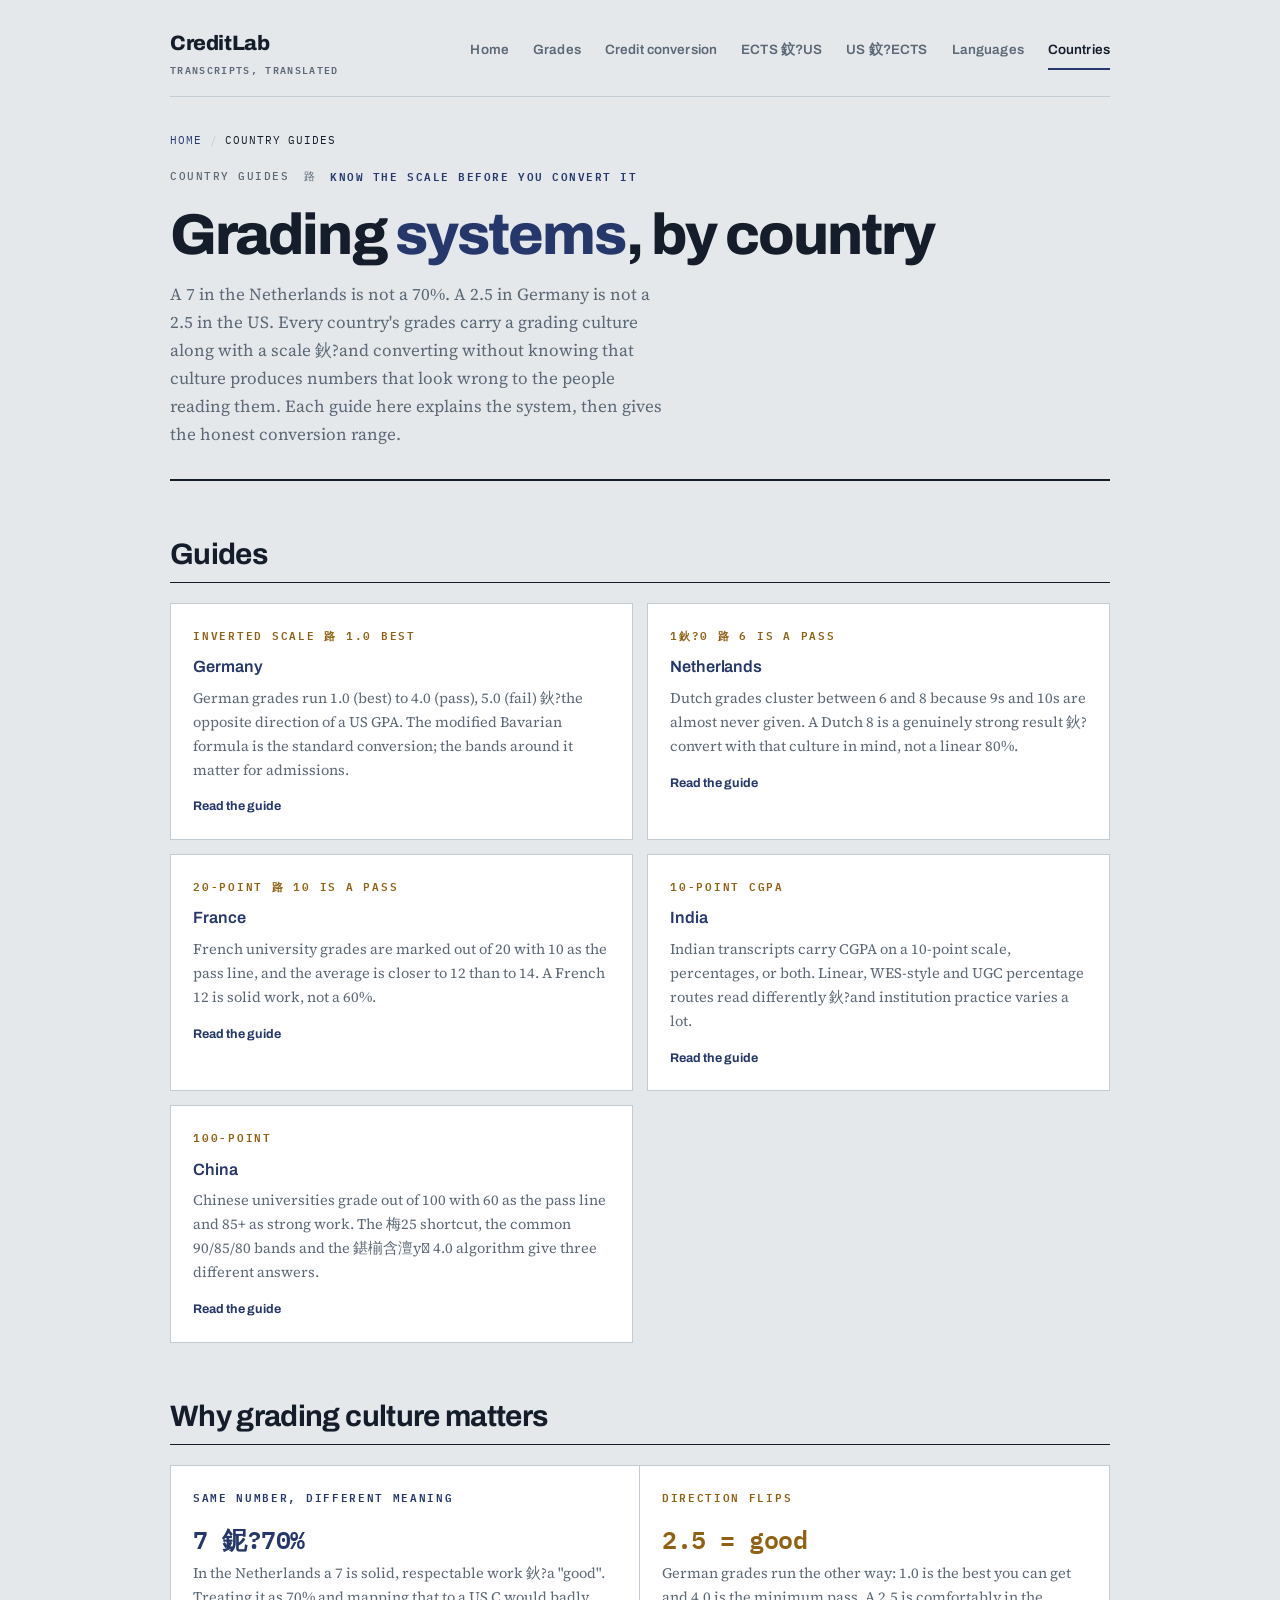
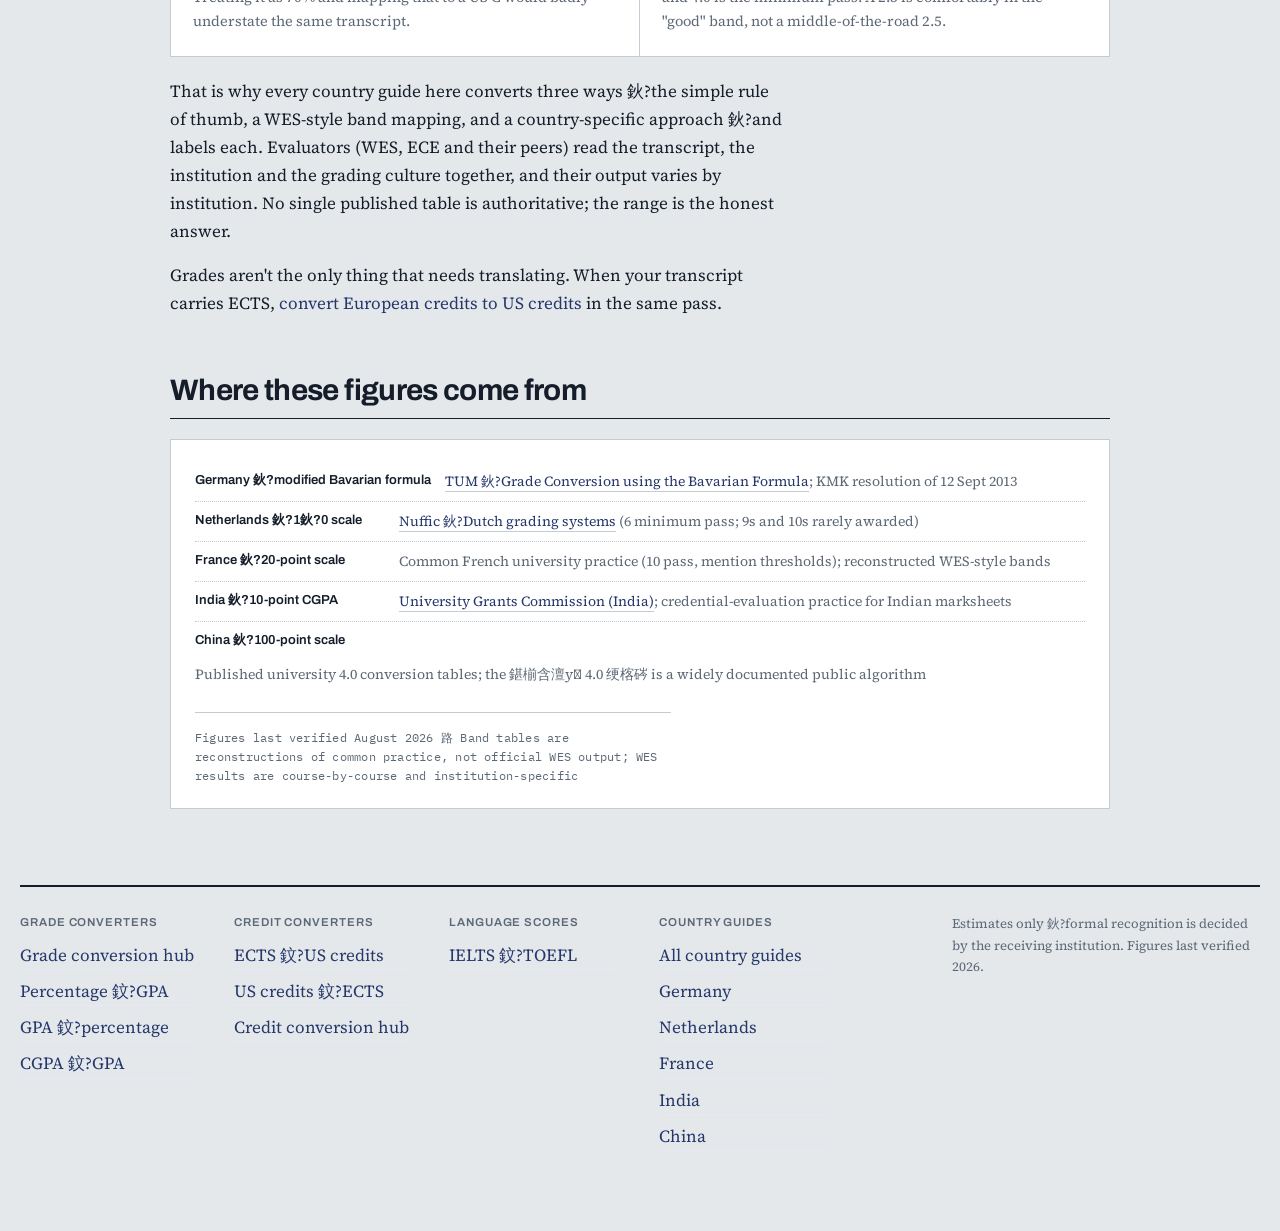
<file: country-guides.html>
﻿<!DOCTYPE html>
<html lang="en">
<head>
<meta charset="UTF-8">
<meta name="viewport" content="width=device-width, initial-scale=1.0">
<title>Grading guides by country 鈥?Germany, Netherlands, France, India, China</title>
<meta name="description" content="Understand each country's grading system before you convert: Germany's inverted 1.0鈥?.0, the Dutch 1鈥?0 with its rare 9s and 10s, France's 20-point scale, India's 10-point CGPA, and China's 100-point scale. Each guide gives the scale, the grading culture, and the honest conversion range.">
<!-- TODO 涓婄嚎鍓嶆浛鎹㈡湰鏂囦欢鍐呮墍鏈?example.com 涓虹湡瀹炲煙鍚嶏紙canonical / og:url 鍏?2 澶勶級 -->
<link rel="canonical" href="https://example.com/country-guides">

<meta property="og:type" content="website">
<meta property="og:url" content="https://example.com/country-guides">
<meta property="og:title" content="Grading guides by country">
<meta property="og:description" content="Five grading systems explained before you convert 鈥?scale, culture, and the honest conversion range.">
<meta name="twitter:card" content="summary">
<meta property="og:image" content="https://example.com/assets/og.png">
<meta property="og:image:width" content="1200">
<meta property="og:image:height" content="630">

<link rel="preconnect" href="https://fonts.googleapis.com">
<link rel="preconnect" href="https://fonts.gstatic.com" crossorigin>
<link href="https://fonts.googleapis.com/css2?family=Archivo:wght@500;600;700;800&family=Source+Serif+4:opsz,wght@8..60,400;8..60,600&family=IBM+Plex+Mono:wght@400;500;600&display=swap" rel="stylesheet">

<link rel="stylesheet" href="assets/css/site.css">
<link rel="icon" type="image/svg+xml" href="assets/favicon.svg">

<style>
.hub{display:grid;grid-template-columns:1fr 1fr;gap:14px;margin-top:10px}
.hub a{
  background:var(--card);border:1.5px solid var(--rule);padding:22px;
  display:block;color:var(--ink);text-decoration:none;
}
.hub a:hover{border-color:var(--eu)}
.hub .dir{
  font-family:var(--mono);font-size:11px;font-weight:600;letter-spacing:.16em;
  text-transform:uppercase;color:var(--us);display:block;margin-bottom:10px;
}
.hub h3{color:var(--eu);margin-bottom:6px}
.hub p{font-size:14.5px;color:var(--muted);margin-bottom:0}
.hub .go{
  font-family:var(--display);font-size:12.5px;font-weight:700;color:var(--eu);
  display:block;margin-top:14px;
}
.hub .go::after{content:" 鈫?}
.hub .wide{grid-column:1 / -1}

@media (max-width:760px){ .hub{grid-template-columns:1fr} .hub .wide{grid-column:auto} }
</style>
</head>
<body>
<div class="wrap">

<header class="site-nav">
  <a class="brand" href="index.html">CreditLab<small>transcripts, translated</small></a>
  <nav aria-label="Converters">
    <a href="index.html">Home</a>
    <a href="grade-conversion.html">Grades</a>
    <a href="credit-conversion.html">Credit conversion</a>
    <a href="ects-to-us-credits.html">ECTS 鈫?US</a>
    <a href="american-credit-hours-to-ects.html">US 鈫?ECTS</a>
    <a href="ielts-to-toefl.html">Languages</a>
    <a href="country-guides.html" aria-current="page">Countries</a>
  </nav>
</header>

<div class="crumbs" aria-label="Breadcrumb">
  <ol>
    <li><a href="index.html">Home</a></li>
    <li><span aria-current="page">Country guides</span></li>
  </ol>
</div>

<header class="mast">
  <div class="eyebrow">
    <span>Country guides</span>
    <span>路</span>
    <span><b>Know the scale before you convert it</b></span>
  </div>
  <h1>Grading <span class="sys-eu">systems</span>, by country</h1>
  <p class="standfirst">A 7 in the Netherlands is not a 70%. A 2.5 in Germany is not a 2.5 in the US. Every country's grades carry a grading culture along with a scale 鈥?and converting without knowing that culture produces numbers that look wrong to the people reading them. Each guide here explains the system, then gives the honest conversion range.</p>
</header>

<section>
  <h2>Guides</h2>
  <div class="hub">
    <a href="germany-to-gpa.html">
      <span class="dir">Inverted scale 路 1.0 best</span>
      <h3>Germany</h3>
      <p>German grades run 1.0 (best) to 4.0 (pass), 5.0 (fail) 鈥?the opposite direction of a US GPA. The modified Bavarian formula is the standard conversion; the bands around it matter for admissions.</p>
      <span class="go">Read the guide</span>
    </a>

    <a href="netherlands-to-gpa.html">
      <span class="dir">1鈥?0 路 6 is a pass</span>
      <h3>Netherlands</h3>
      <p>Dutch grades cluster between 6 and 8 because 9s and 10s are almost never given. A Dutch 8 is a genuinely strong result 鈥?convert with that culture in mind, not a linear 80%.</p>
      <span class="go">Read the guide</span>
    </a>

    <a href="france-to-gpa.html">
      <span class="dir">20-point 路 10 is a pass</span>
      <h3>France</h3>
      <p>French university grades are marked out of 20 with 10 as the pass line, and the average is closer to 12 than to 14. A French 12 is solid work, not a 60%.</p>
      <span class="go">Read the guide</span>
    </a>

    <a href="india-to-gpa.html">
      <span class="dir">10-point CGPA</span>
      <h3>India</h3>
      <p>Indian transcripts carry CGPA on a 10-point scale, percentages, or both. Linear, WES-style and UGC percentage routes read differently 鈥?and institution practice varies a lot.</p>
      <span class="go">Read the guide</span>
    </a>

    <a href="china-to-gpa.html" class="wide">
      <span class="dir">100-point</span>
      <h3>China</h3>
      <p>Chinese universities grade out of 100 with 60 as the pass line and 85+ as strong work. The 梅25 shortcut, the common 90/85/80 bands and the 鍖椾含澶у 4.0 algorithm give three different answers.</p>
      <span class="go">Read the guide</span>
    </a>
  </div>
</section>

<section>
  <h2>Why grading culture matters</h2>
  <div class="split">
    <div>
      <div class="sys-name">Same number, different meaning</div>
      <div class="unit">7 鈮?70%</div>
      <p>In the Netherlands a 7 is solid, respectable work 鈥?a "good". Treating it as 70% and mapping that to a US C would badly understate the same transcript.</p>
    </div>
    <div>
      <div class="sys-name">Direction flips</div>
      <div class="unit">2.5 = good</div>
      <p>German grades run the other way: 1.0 is the best you can get and 4.0 is the minimum pass. A 2.5 is comfortably in the "good" band, not a middle-of-the-road 2.5.</p>
    </div>
  </div>

  <p style="margin-top:20px">That is why every country guide here converts three ways 鈥?the simple rule of thumb, a WES-style band mapping, and a country-specific approach 鈥?and labels each. Evaluators (WES, ECE and their peers) read the transcript, the institution and the grading culture together, and their output varies by institution. No single published table is authoritative; the range is the honest answer.</p>

  <p style="margin-top:16px">Grades aren't the only thing that needs translating. When your transcript carries ECTS, <a href="ects-to-us-credits.html">convert European credits to US credits</a> in the same pass.</p>
</section>

<section>
  <h2>Where these figures come from</h2>
  <div class="sources">
    <ul>
      <li><span class="what">Germany 鈥?modified Bavarian formula</span><span class="who"><a href="https://www.tum.de/en/studies/application/application-info-portal/grade-conversion-formula-for-grades-earned-outside-germany" rel="nofollow noopener" target="_blank">TUM 鈥?Grade Conversion using the Bavarian Formula</a>; KMK resolution of 12 Sept 2013</span></li>
      <li><span class="what">Netherlands 鈥?1鈥?0 scale</span><span class="who"><a href="https://www.nuffic.nl/en/education-systems/the-netherlands/grading-systems" rel="nofollow noopener" target="_blank">Nuffic 鈥?Dutch grading systems</a> (6 minimum pass; 9s and 10s rarely awarded)</span></li>
      <li><span class="what">France 鈥?20-point scale</span><span class="who">Common French university practice (10 pass, mention thresholds); reconstructed WES-style bands</span></li>
      <li><span class="what">India 鈥?10-point CGPA</span><span class="who"><a href="https://www.ugc.gov.in/" rel="nofollow noopener" target="_blank">University Grants Commission (India)</a>; credential-evaluation practice for Indian marksheets</span></li>
      <li><span class="what">China 鈥?100-point scale</span><span class="who">Published university 4.0 conversion tables; the 鍖椾含澶у 4.0 绠楁硶 is a widely documented public algorithm</span></li>
    </ul>
    <p class="verified">Figures last verified August 2026 路 Band tables are reconstructions of common practice, not official WES output; WES results are course-by-course and institution-specific</p>
  </div>
</section>

</div>

<footer class="site-foot">
  <div class="foot-col">
    <strong>Grade converters</strong>
    <a href="grade-conversion.html">Grade conversion hub</a>
    <a href="percentage-to-gpa.html">Percentage 鈫?GPA</a>
    <a href="gpa-to-percentage.html">GPA 鈫?percentage</a>
    <a href="cgpa-to-gpa.html">CGPA 鈫?GPA</a>
  </div>
  <div class="foot-col">
    <strong>Credit converters</strong>
    <a href="ects-to-us-credits.html">ECTS 鈫?US credits</a>
    <a href="american-credit-hours-to-ects.html">US credits 鈫?ECTS</a>
    <a href="credit-conversion.html">Credit conversion hub</a>
  </div>
  <div class="foot-col">
    <strong>Language scores</strong>
    <a href="ielts-to-toefl.html">IELTS 鈫?TOEFL</a>
  </div>
  <div class="foot-col">
    <strong>Country guides</strong>
    <a href="country-guides.html">All country guides</a>
    <a href="germany-to-gpa.html">Germany</a>
    <a href="netherlands-to-gpa.html">Netherlands</a>
    <a href="france-to-gpa.html">France</a>
    <a href="india-to-gpa.html">India</a>
    <a href="china-to-gpa.html">China</a>
  </div>
  <p class="foot-note">Estimates only 鈥?formal recognition is decided by the receiving institution. Figures last verified <span data-year>2026</span>.</p>
</footer>

<script defer src="assets/js/site.js"></script>
</body>
</html>
</file>
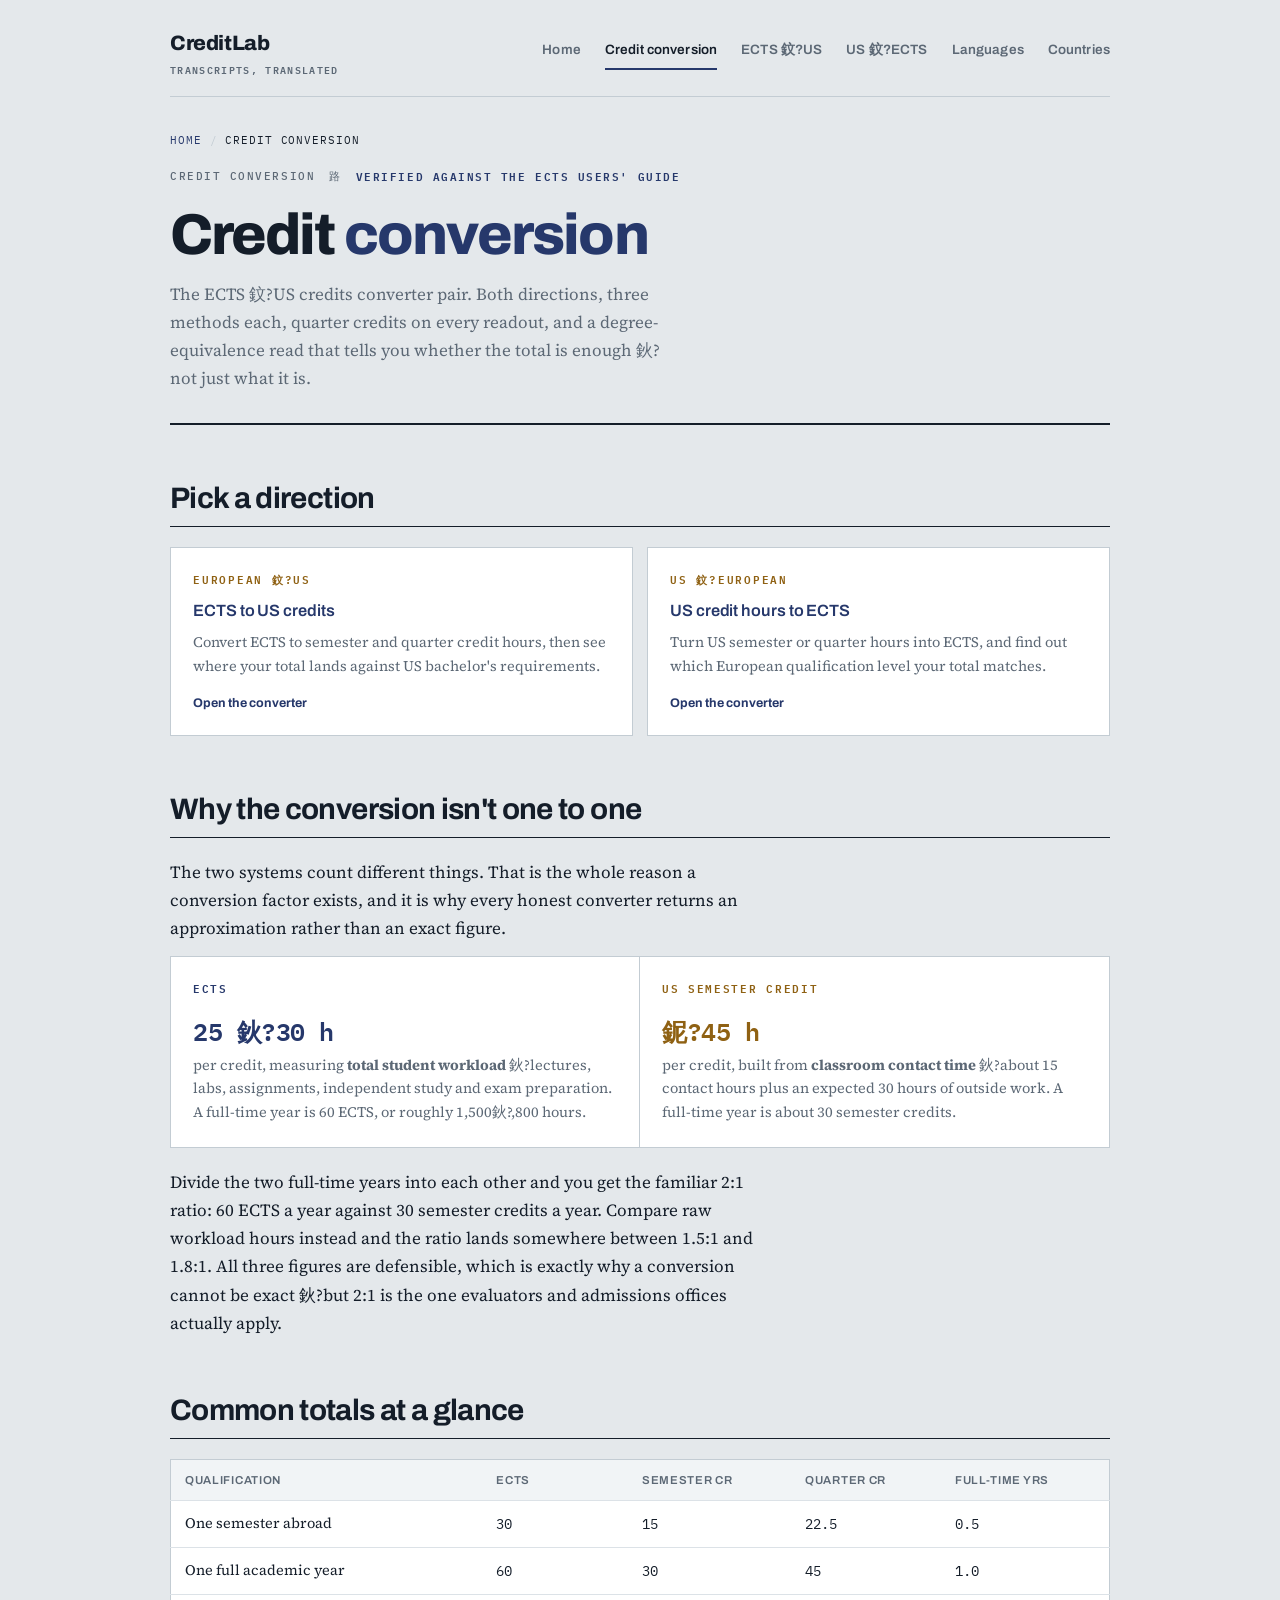
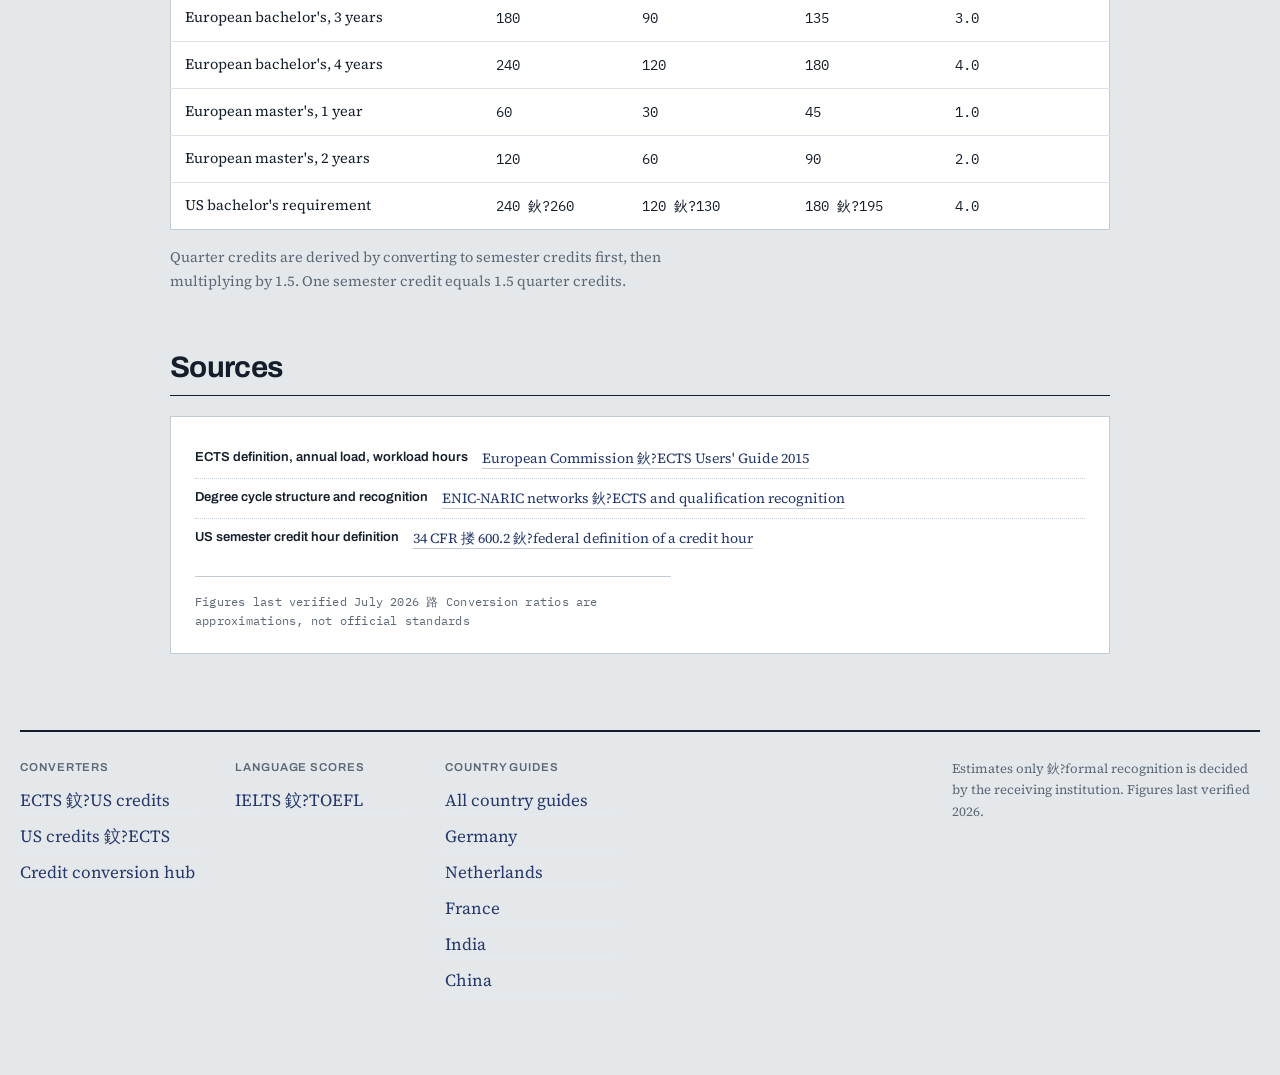
<file: credit-conversion.html>
﻿<!DOCTYPE html>
<html lang="en">
<head>
<meta charset="UTF-8">
<meta name="viewport" content="width=device-width, initial-scale=1.0">
<title>Credit conversion hub 鈥?ECTS 鈫?US credits</title>
<meta name="description" content="Convert between ECTS and US semester or quarter credit hours, and understand what the resulting totals mean for a US application. Sources cited.">
<!-- TODO 涓婄嚎鍓嶆浛鎹㈡湰鏂囦欢鍐呮墍鏈?example.com 涓虹湡瀹炲煙鍚嶏紙canonical / og:url 鍏?2 澶勶級 -->
<link rel="canonical" href="https://example.com/credit-conversion">

<meta property="og:type" content="website">
<meta property="og:url" content="https://example.com/credit-conversion">
<meta property="og:title" content="Credit conversion hub 鈥?ECTS 鈫?US credits">
<meta property="og:description" content="Both directions of the ECTS 鈫?US credit conversion, with a read on what your total means for a US application.">
<meta name="twitter:card" content="summary">
<meta property="og:image" content="https://example.com/assets/og.png">
<meta property="og:image:width" content="1200">
<meta property="og:image:height" content="630">

<link rel="preconnect" href="https://fonts.googleapis.com">
<link rel="preconnect" href="https://fonts.gstatic.com" crossorigin>
<link href="https://fonts.googleapis.com/css2?family=Archivo:wght@500;600;700;800&family=Source+Serif+4:opsz,wght@8..60,400;8..60,600&family=IBM+Plex+Mono:wght@400;500;600&display=swap" rel="stylesheet">

<link rel="stylesheet" href="assets/css/site.css">
<link rel="icon" type="image/svg+xml" href="assets/favicon.svg">

<style>
.hub{display:grid;grid-template-columns:1fr 1fr;gap:14px;margin-top:10px}
.hub a{
  background:var(--card);border:1.5px solid var(--rule);padding:22px;
  display:block;color:var(--ink);text-decoration:none;
}
.hub a:hover{border-color:var(--eu)}
.hub .dir{
  font-family:var(--mono);font-size:11px;font-weight:600;letter-spacing:.16em;
  text-transform:uppercase;color:var(--us);display:block;margin-bottom:10px;
}
.hub h3{color:var(--eu);margin-bottom:6px}
.hub p{font-size:14.5px;color:var(--muted);margin-bottom:0}
.hub .go{
  font-family:var(--display);font-size:12.5px;font-weight:700;color:var(--eu);
  display:block;margin-top:14px;
}
.hub .go::after{content:" 鈫?}

@media (max-width:760px){ .hub{grid-template-columns:1fr} }
</style>
</head>
<body>
<div class="wrap">

<header class="site-nav">
  <a class="brand" href="index.html">CreditLab<small>transcripts, translated</small></a>
  <nav aria-label="Converters">
    <a href="index.html">Home</a>
    <a href="credit-conversion.html" aria-current="page">Credit conversion</a>
    <a href="ects-to-us-credits.html">ECTS 鈫?US</a>
    <a href="american-credit-hours-to-ects.html">US 鈫?ECTS</a>
    <a href="ielts-to-toefl.html">Languages</a>
    <a href="country-guides.html">Countries</a>
  </nav>
</header>

<div class="crumbs" aria-label="Breadcrumb">
  <ol>
    <li><a href="index.html">Home</a></li>
    <li><span aria-current="page">Credit conversion</span></li>
  </ol>
</div>

<header class="mast">
  <div class="eyebrow">
    <span>Credit conversion</span>
    <span>路</span>
    <span><b>Verified against the ECTS Users' Guide</b></span>
  </div>
  <h1>Credit <span class="sys-eu">conversion</span></h1>
  <p class="standfirst">The ECTS 鈫?US credits converter pair. Both directions, three methods each, quarter credits on every readout, and a degree-equivalence read that tells you whether the total is enough 鈥?not just what it is.</p>
</header>

<section>
  <h2>Pick a direction</h2>
  <div class="hub">
    <a href="ects-to-us-credits.html">
      <span class="dir">European 鈫?US</span>
      <h3>ECTS to US credits</h3>
      <p>Convert ECTS to semester and quarter credit hours, then see where your total lands against US bachelor's requirements.</p>
      <span class="go">Open the converter</span>
    </a>

    <a href="american-credit-hours-to-ects.html">
      <span class="dir">US 鈫?European</span>
      <h3>US credit hours to ECTS</h3>
      <p>Turn US semester or quarter hours into ECTS, and find out which European qualification level your total matches.</p>
      <span class="go">Open the converter</span>
    </a>
  </div>
</section>

<section>
  <h2>Why the conversion isn't one to one</h2>
  <p>The two systems count different things. That is the whole reason a conversion factor exists, and it is why every honest converter returns an approximation rather than an exact figure.</p>

  <div class="split">
    <div>
      <div class="sys-name">ECTS</div>
      <div class="unit">25 鈥?30 h</div>
      <p>per credit, measuring <strong>total student workload</strong> 鈥?lectures, labs, assignments, independent study and exam preparation. A full-time year is 60 ECTS, or roughly 1,500鈥?,800 hours.</p>
    </div>
    <div>
      <div class="sys-name">US semester credit</div>
      <div class="unit">鈮?45 h</div>
      <p>per credit, built from <strong>classroom contact time</strong> 鈥?about 15 contact hours plus an expected 30 hours of outside work. A full-time year is about 30 semester credits.</p>
    </div>
  </div>

  <p style="margin-top:20px">Divide the two full-time years into each other and you get the familiar 2:1 ratio: 60 ECTS a year against 30 semester credits a year. Compare raw workload hours instead and the ratio lands somewhere between 1.5:1 and 1.8:1. All three figures are defensible, which is exactly why a conversion cannot be exact 鈥?but 2:1 is the one evaluators and admissions offices actually apply.</p>
</section>

<section>
  <h2>Common totals at a glance</h2>
  <table>
    <thead>
      <tr><th>Qualification</th><th>ECTS</th><th>Semester cr</th><th>Quarter cr</th><th>Full-time yrs</th></tr>
    </thead>
    <tbody>
      <tr><td class="deg">One semester abroad</td><td>30</td><td>15</td><td>22.5</td><td>0.5</td></tr>
      <tr><td class="deg">One full academic year</td><td>60</td><td>30</td><td>45</td><td>1.0</td></tr>
      <tr><td class="deg">European bachelor's, 3 years</td><td>180</td><td>90</td><td>135</td><td>3.0</td></tr>
      <tr><td class="deg">European bachelor's, 4 years</td><td>240</td><td>120</td><td>180</td><td>4.0</td></tr>
      <tr><td class="deg">European master's, 1 year</td><td>60</td><td>30</td><td>45</td><td>1.0</td></tr>
      <tr><td class="deg">European master's, 2 years</td><td>120</td><td>60</td><td>90</td><td>2.0</td></tr>
      <tr><td class="deg">US bachelor's requirement</td><td>240 鈥?260</td><td>120 鈥?130</td><td>180 鈥?195</td><td>4.0</td></tr>
    </tbody>
  </table>
  <p style="margin-top:16px;font-size:14.5px;color:var(--muted)">Quarter credits are derived by converting to semester credits first, then multiplying by 1.5. One semester credit equals 1.5 quarter credits.</p>
</section>

<section>
  <h2>Sources</h2>
  <div class="sources">
    <ul>
      <li><span class="what">ECTS definition, annual load, workload hours</span><span class="who"><a href="https://education.ec.europa.eu/node/1240" rel="nofollow noopener" target="_blank">European Commission 鈥?ECTS Users' Guide 2015</a></span></li>
      <li><span class="what">Degree cycle structure and recognition</span><span class="who"><a href="https://www.enic-naric.net/ects---european-credit-transfer-and-accumulation-system.aspx" rel="nofollow noopener" target="_blank">ENIC-NARIC networks 鈥?ECTS and qualification recognition</a></span></li>
      <li><span class="what">US semester credit hour definition</span><span class="who"><a href="https://www.ecfr.gov/current/title-34/subtitle-B/chapter-VI/part-600/subpart-A/section-600.2" rel="nofollow noopener" target="_blank">34 CFR 搂 600.2 鈥?federal definition of a credit hour</a></span></li>
    </ul>
    <p class="verified">Figures last verified July 2026 路 Conversion ratios are approximations, not official standards</p>
  </div>
</section>

</div>

<footer class="site-foot">
  <div class="foot-col">
    <strong>Converters</strong>
    <a href="ects-to-us-credits.html">ECTS 鈫?US credits</a>
    <a href="american-credit-hours-to-ects.html">US credits 鈫?ECTS</a>
    <a href="credit-conversion.html">Credit conversion hub</a>
  </div>
  <div class="foot-col">
    <strong>Language scores</strong>
    <a href="ielts-to-toefl.html">IELTS 鈫?TOEFL</a>
  </div>
  <div class="foot-col">
    <strong>Country guides</strong>
    <a href="country-guides.html">All country guides</a>
    <a href="germany-to-gpa.html">Germany</a>
    <a href="netherlands-to-gpa.html">Netherlands</a>
    <a href="france-to-gpa.html">France</a>
    <a href="india-to-gpa.html">India</a>
    <a href="china-to-gpa.html">China</a>
  </div>
  <p class="foot-note">Estimates only 鈥?formal recognition is decided by the receiving institution. Figures last verified <span data-year>2026</span>.</p>
</footer>

<script defer src="assets/js/site.js"></script>
</body>
</html>
</file>
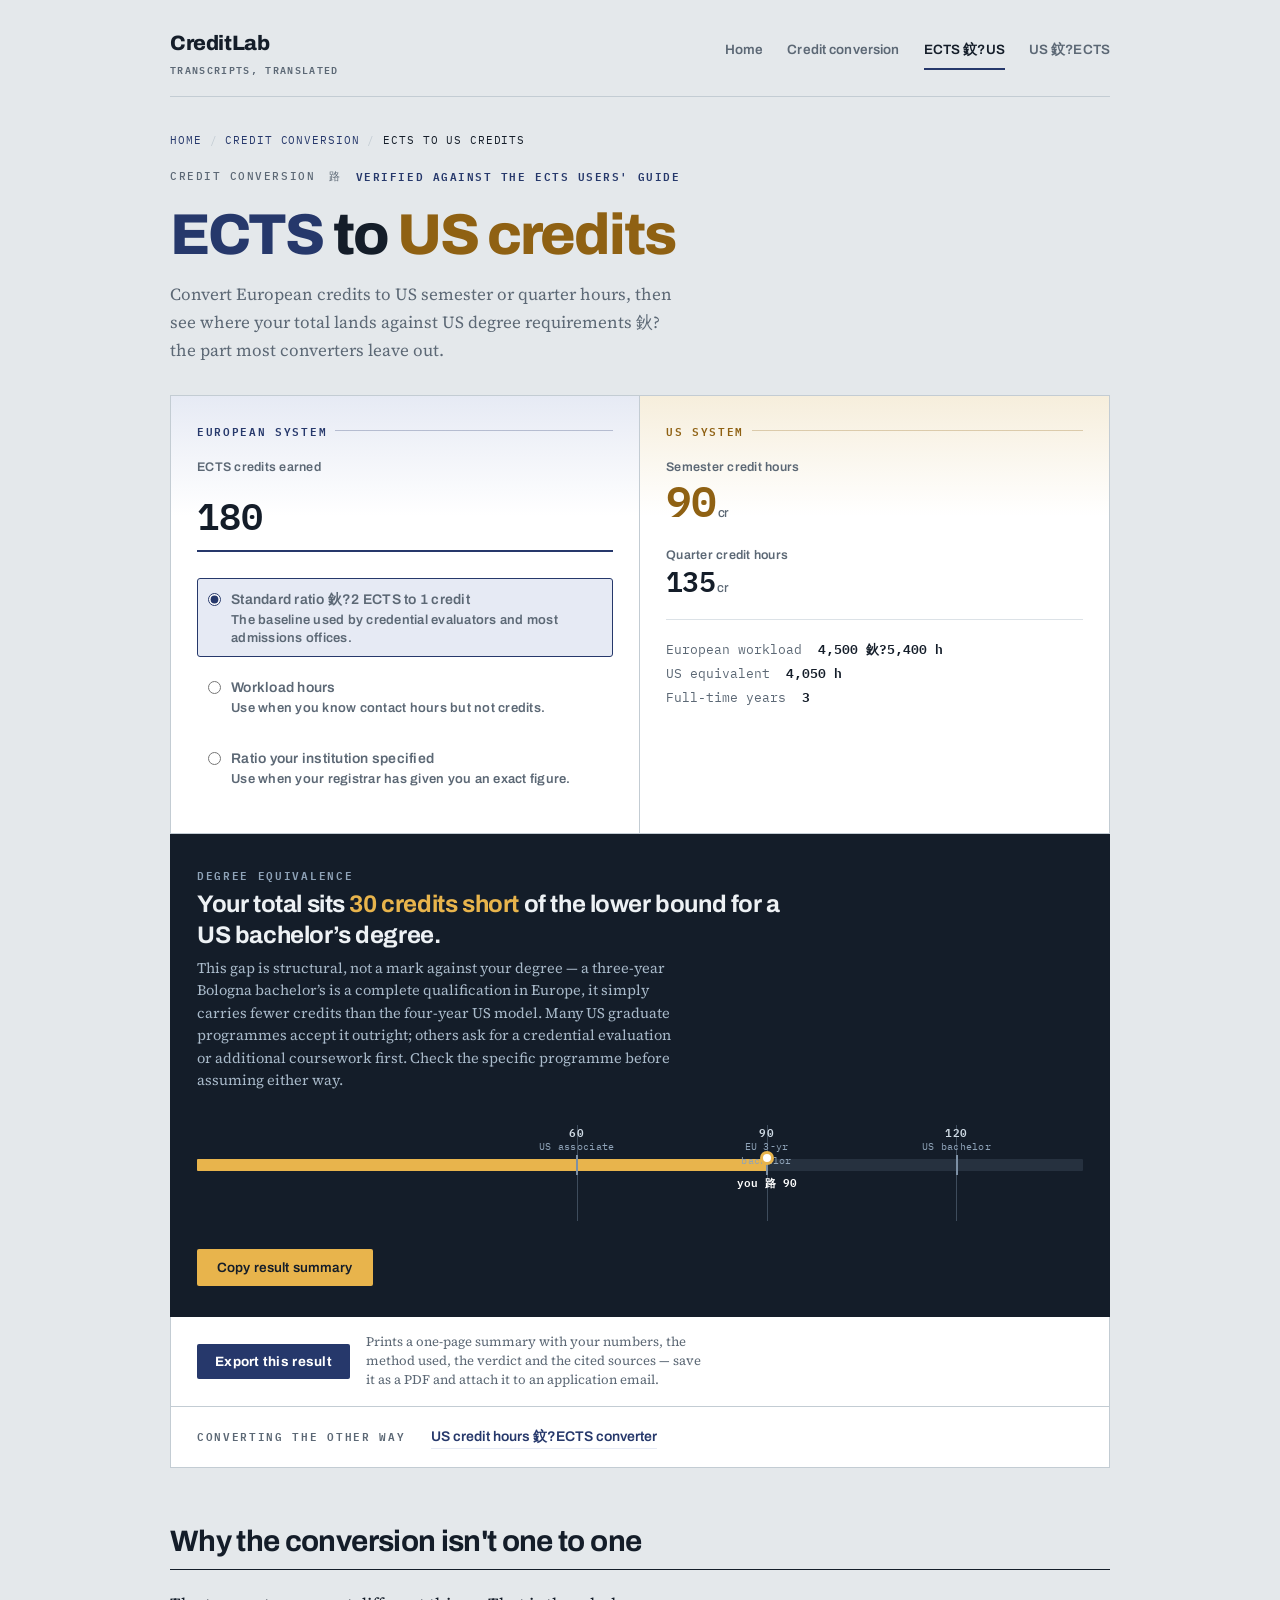
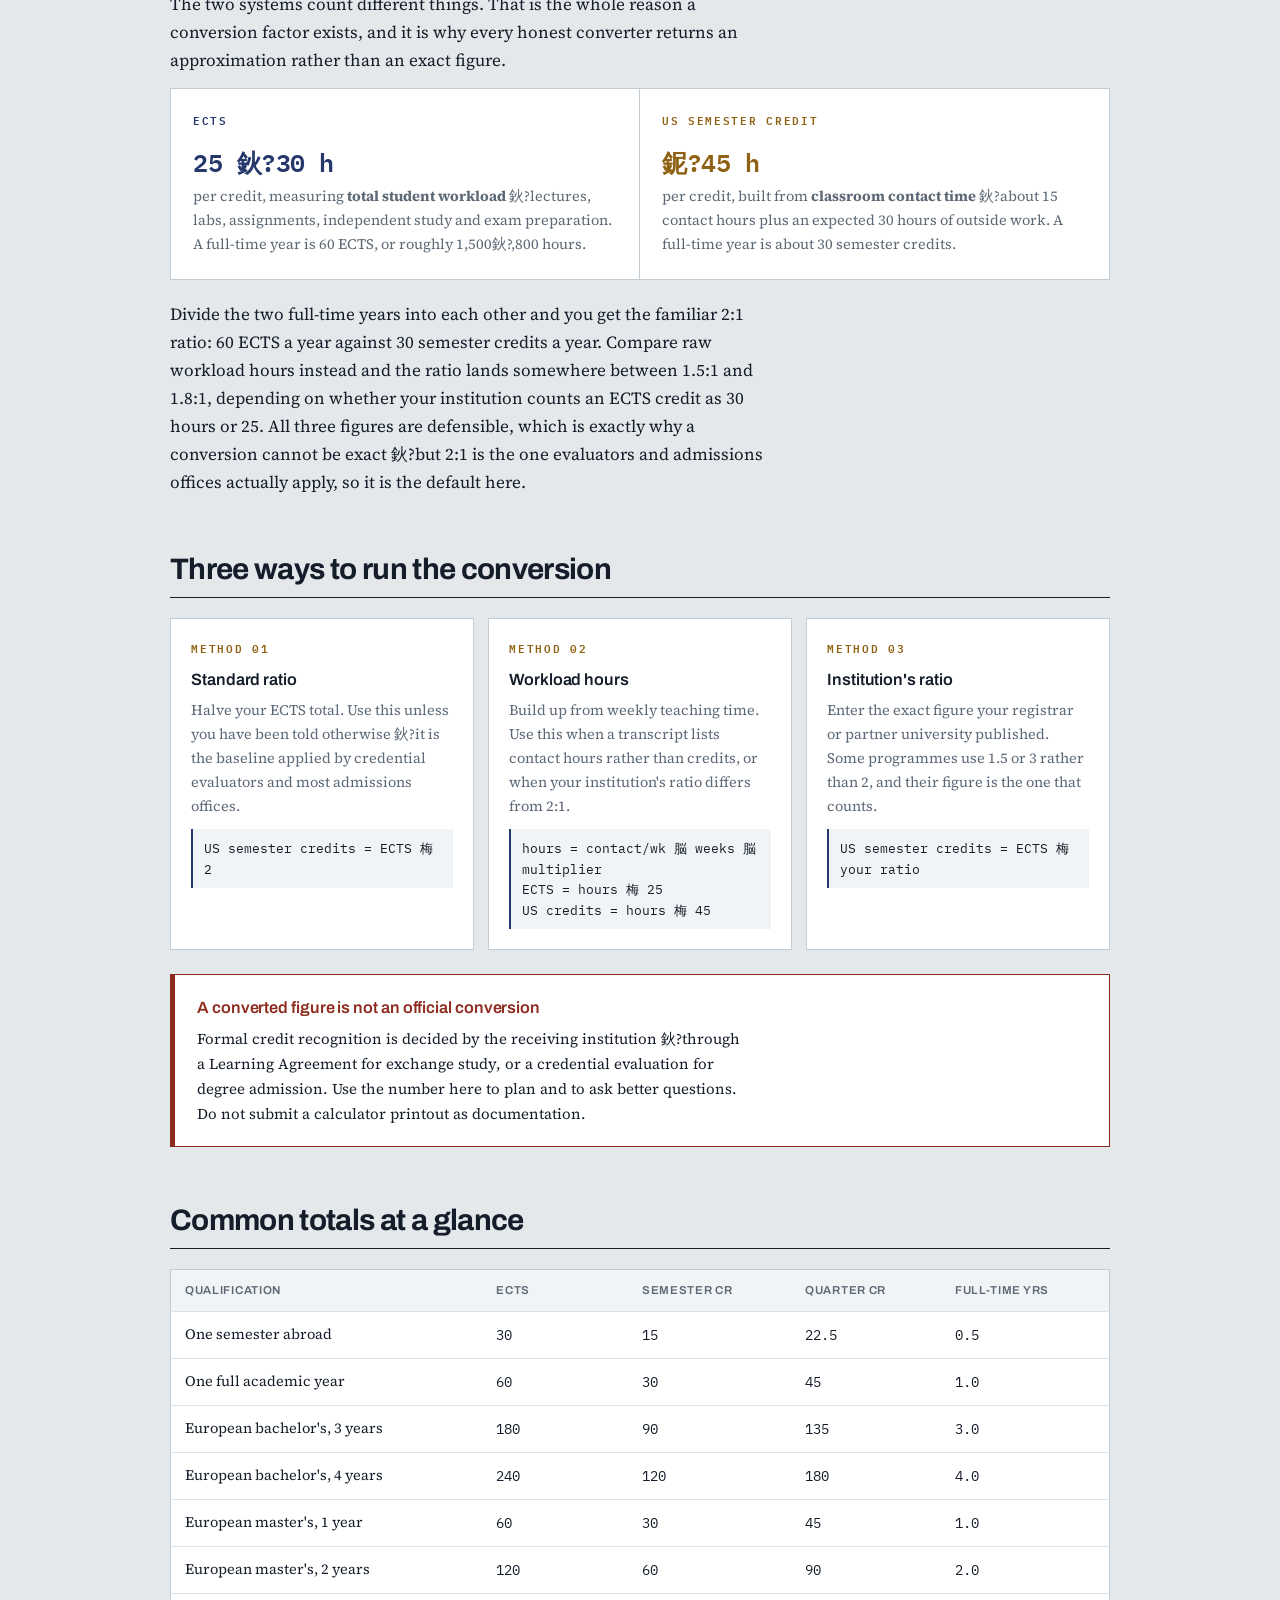
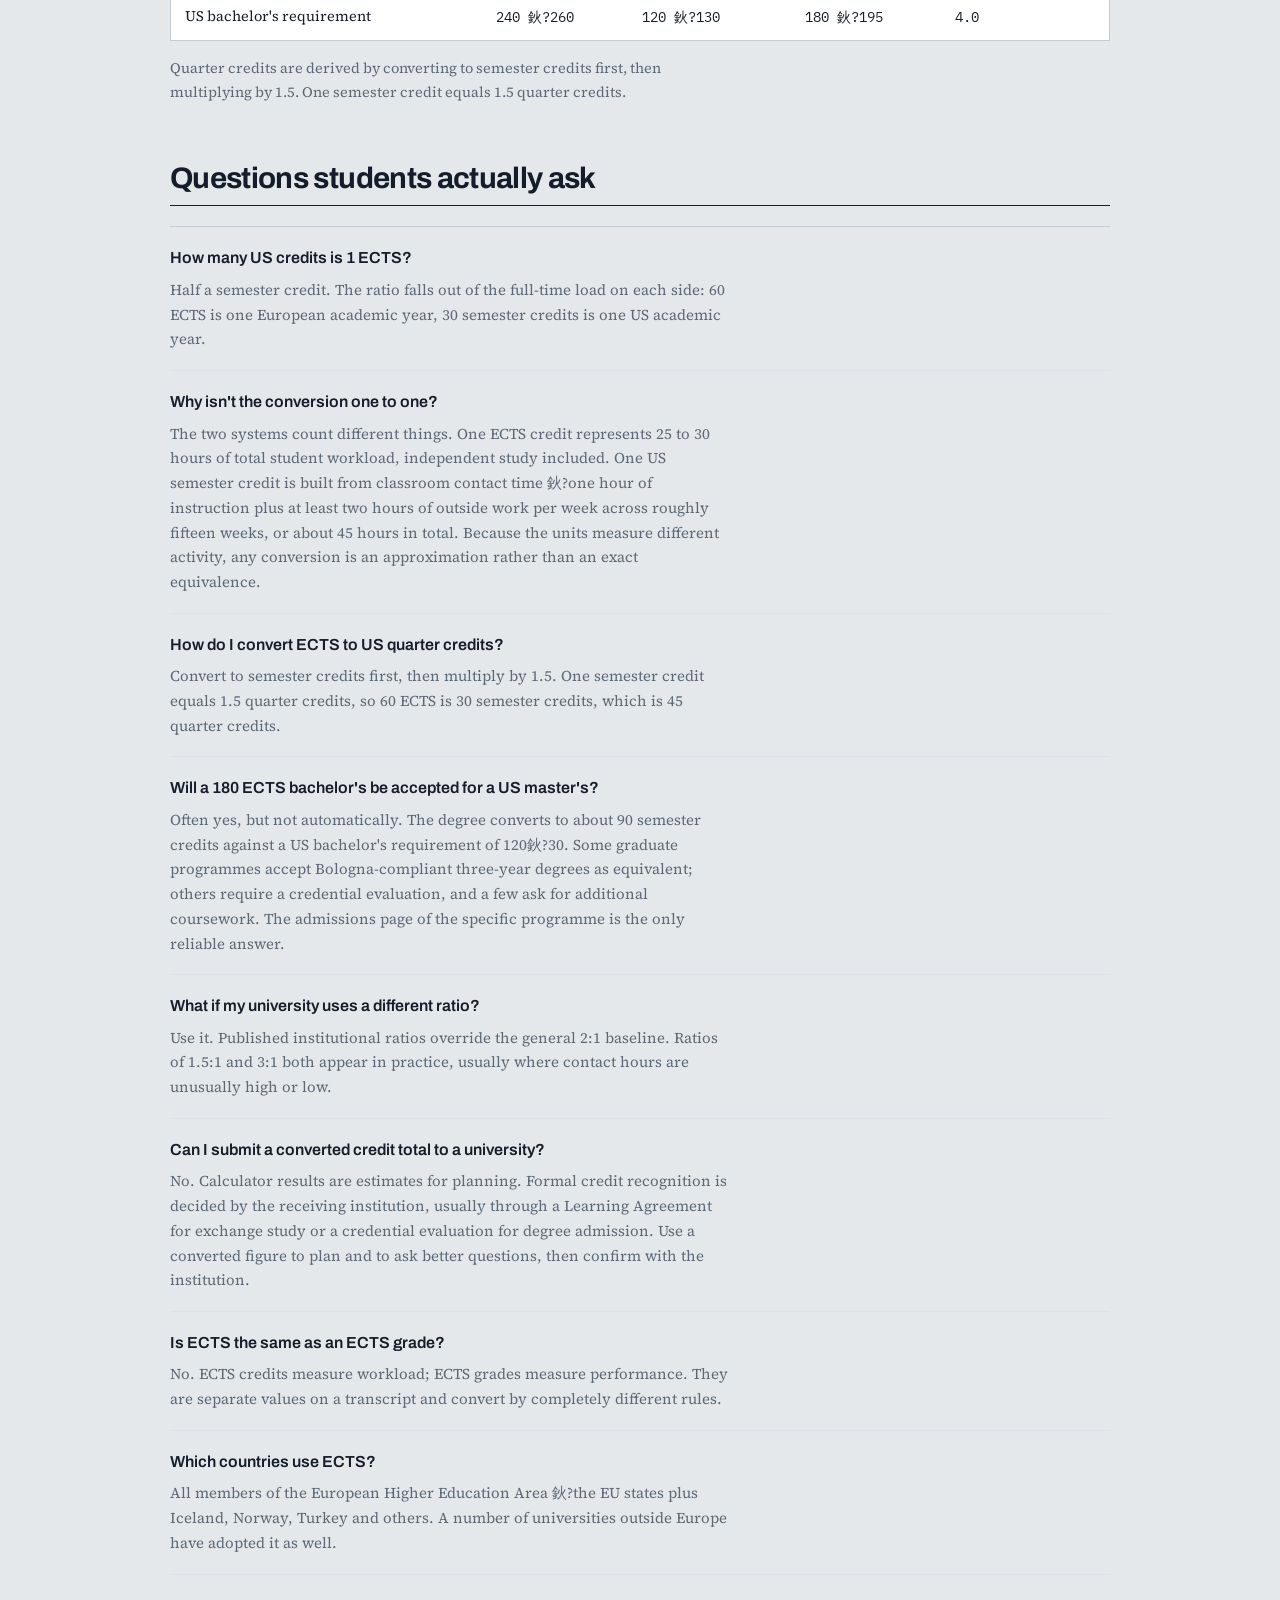
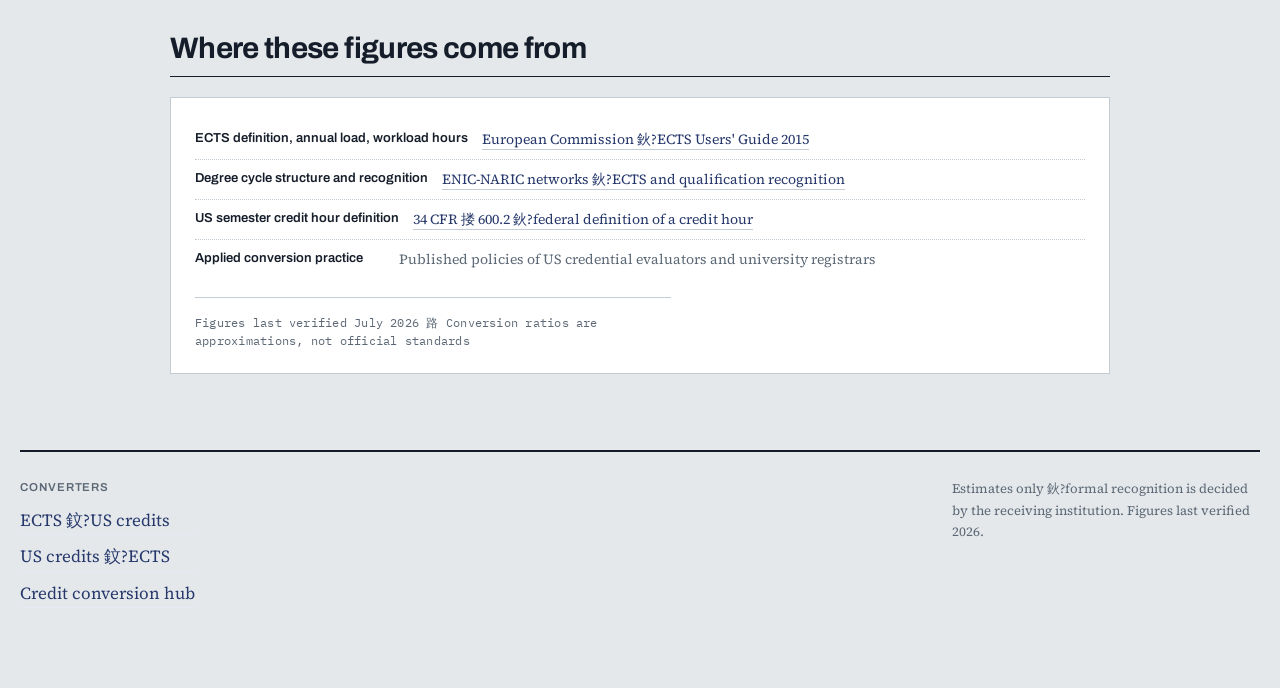
<file: ects-to-us-credits.html>
﻿<!DOCTYPE html>
<html lang="en">
<head>
<meta charset="UTF-8">
<meta name="viewport" content="width=device-width, initial-scale=1.0">
<title>ECTS to US Credits Converter 鈥?European Credits to Semester &amp; Quarter Hours</title>
<meta name="description" content="Convert ECTS credits to US semester and quarter credit hours using three methods, and see how your total compares to US degree requirements. Sources cited.">
<!-- TODO 涓婄嚎鍓嶆浛鎹㈡湰鏂囦欢鍐呮墍鏈?example.com 涓虹湡瀹炲煙鍚嶏紙canonical / og:url / schema 鍐呯殑 URL 鍏?5 澶勶級 -->
<link rel="canonical" href="https://example.com/ects-to-us-credits">

<meta property="og:type" content="website">
<meta property="og:url" content="https://example.com/ects-to-us-credits">
<meta property="og:title" content="ECTS to US Credits Converter 鈥?European Credits to Semester &amp; Quarter Hours">
<meta property="og:description" content="Convert ECTS credits to US semester and quarter credit hours using three methods, and see how your total compares to US degree requirements.">
<meta name="twitter:card" content="summary">
<meta property="og:image" content="https://example.com/assets/og.png">
<meta property="og:image:width" content="1200">
<meta property="og:image:height" content="630">
<meta name="twitter:title" content="ECTS to US Credits Converter">
<meta name="twitter:description" content="Three conversion methods, quarter credits, and a degree-equivalence read on your total. Sources cited.">

<link rel="preconnect" href="https://fonts.googleapis.com">
<link rel="preconnect" href="https://fonts.gstatic.com" crossorigin>
<link href="https://fonts.googleapis.com/css2?family=Archivo:wght@500;600;700;800&family=Source+Serif+4:opsz,wght@8..60,400;8..60,600&family=IBM+Plex+Mono:wght@400;500;600&display=swap" rel="stylesheet">

<link rel="stylesheet" href="assets/css/site.css">
<link rel="icon" type="image/svg+xml" href="assets/favicon.svg">

<script type="application/ld+json">
{
  "@context": "https://schema.org",
  "@graph": [
    {
      "@type": "WebApplication",
      "@id": "https://example.com/ects-to-us-credits#tool",
      "name": "ECTS to US Credits Converter",
      "url": "https://example.com/ects-to-us-credits",
      "applicationCategory": "EducationalApplication",
      "operatingSystem": "Any modern web browser",
      "isAccessibleForFree": true,
      "offers": { "@type": "Offer", "price": "0", "priceCurrency": "USD" },
      "featureList": [
        "ECTS to US semester credit hours",
        "ECTS to US quarter credit hours",
        "Standard 2:1 ratio, workload-hours and institution-specified methods",
        "Degree equivalence against US bachelor's credit requirements"
      ]
    },
    {
      "@type": "BreadcrumbList",
      "itemListElement": [
        { "@type": "ListItem", "position": 1, "name": "Home", "item": "https://example.com/" },
        { "@type": "ListItem", "position": 2, "name": "Credit conversion", "item": "https://example.com/credit-conversion" },
        { "@type": "ListItem", "position": 3, "name": "ECTS to US credits" }
      ]
    },
    {
      "@type": "WebPage",
      "@id": "https://example.com/ects-to-us-credits#page",
      "url": "https://example.com/ects-to-us-credits",
      "name": "ECTS to US Credits Converter",
      "dateModified": "2026-07-01",
      "primaryImageOfPage": null,
      "mainEntity": { "@id": "https://example.com/ects-to-us-credits#tool" }
    },
    {
      "@type": "FAQPage",
      "mainEntity": [
        {
          "@type": "Question",
          "name": "How many US credits is 1 ECTS?",
          "acceptedAnswer": {
            "@type": "Answer",
            "text": "Half a semester credit. The ratio falls out of the full-time load on each side: 60 ECTS is one European academic year, 30 semester credits is one US academic year."
          }
        },
        {
          "@type": "Question",
          "name": "Why isn't the conversion one to one?",
          "acceptedAnswer": {
            "@type": "Answer",
            "text": "The two systems count different things. One ECTS credit represents 25 to 30 hours of total student workload, independent study included. One US semester credit is built from classroom contact time 鈥?one hour of instruction plus at least two hours of outside work per week across roughly fifteen weeks, or about 45 hours in total. Because the units measure different activity, any conversion is an approximation rather than an exact equivalence."
          }
        },
        {
          "@type": "Question",
          "name": "How do I convert ECTS to US quarter credits?",
          "acceptedAnswer": {
            "@type": "Answer",
            "text": "Convert to semester credits first, then multiply by 1.5. One semester credit equals 1.5 quarter credits, so 60 ECTS is 30 semester credits, which is 45 quarter credits."
          }
        },
        {
          "@type": "Question",
          "name": "Will a 180 ECTS bachelor's be accepted for a US master's?",
          "acceptedAnswer": {
            "@type": "Answer",
            "text": "Often yes, but not automatically. The degree converts to about 90 semester credits against a US bachelor's requirement of 120鈥?30. Some graduate programmes accept Bologna-compliant three-year degrees as equivalent; others require a credential evaluation, and a few ask for additional coursework. The admissions page of the specific programme is the only reliable answer."
          }
        },
        {
          "@type": "Question",
          "name": "What if my university uses a different ratio?",
          "acceptedAnswer": {
            "@type": "Answer",
            "text": "Use it. Published institutional ratios override the general 2:1 baseline. Ratios of 1.5:1 and 3:1 both appear in practice, usually where contact hours are unusually high or low."
          }
        },
        {
          "@type": "Question",
          "name": "Can I submit a converted credit total to a university?",
          "acceptedAnswer": {
            "@type": "Answer",
            "text": "No. Calculator results are estimates for planning. Formal credit recognition is decided by the receiving institution, usually through a Learning Agreement for exchange study or a credential evaluation for degree admission. Use a converted figure to plan and to ask better questions, then confirm with the institution."
          }
        },
        {
          "@type": "Question",
          "name": "Is ECTS the same as an ECTS grade?",
          "acceptedAnswer": {
            "@type": "Answer",
            "text": "No. ECTS credits measure workload; ECTS grades measure performance. They are separate values on a transcript and convert by completely different rules."
          }
        },
        {
          "@type": "Question",
          "name": "Which countries use ECTS?",
          "acceptedAnswer": {
            "@type": "Answer",
            "text": "All members of the European Higher Education Area 鈥?the EU states plus Iceland, Norway, Turkey and others. A number of universities outside Europe have adopted it as well."
          }
        }
      ]
    }
  ]
}
</script>

<style>
/* ---------- converter (forward: EU input, US output) ---------- */
.tool{
  background:var(--card);border:1.5px solid var(--rule);
  margin-top:-2px;
  display:grid;grid-template-columns:1fr 1fr;
}
.side{padding:26px 26px 28px}
.side-in{border-right:1.5px solid var(--rule);background:linear-gradient(180deg,var(--eu-soft),transparent 120px)}
.side-out{background:linear-gradient(180deg,var(--us-soft),transparent 120px)}

.side-tag{
  font-family:var(--mono);font-size:10.5px;font-weight:600;
  letter-spacing:.16em;text-transform:uppercase;
  display:flex;align-items:center;gap:8px;margin-bottom:18px;
}
.side-in .side-tag{color:var(--eu)}
.side-out .side-tag{color:var(--us)}
.side-tag::after{content:"";flex:1;height:1px;background:currentColor;opacity:.28}

label{
  display:block;font-family:var(--display);font-size:12.5px;font-weight:600;
  letter-spacing:.02em;color:var(--muted);margin-bottom:7px;
}
input[type=number]{
  width:100%;font-family:var(--mono);font-size:2.3rem;font-weight:600;
  color:var(--ink);background:transparent;
  border:none;border-bottom:2.5px solid var(--eu);
  padding:2px 0 6px;
}
input[type=number]:focus{outline:none;border-bottom-color:var(--flag)}
input::-webkit-outer-spin-button,input::-webkit-inner-spin-button{-webkit-appearance:none;margin:0}
input[type=number]{-moz-appearance:textfield}

.methods{margin-top:26px;display:flex;flex-direction:column;gap:2px}
.m{
  display:flex;align-items:flex-start;gap:10px;cursor:pointer;
  padding:9px 10px;border:1px solid transparent;border-radius:3px;
}
.m:hover{background:var(--eu-soft)}
.m input{margin-top:5px;accent-color:var(--eu);flex-shrink:0}
.m-name{font-family:var(--display);font-size:14px;font-weight:600;display:block}
.m-note{font-size:13px;color:var(--muted);line-height:1.4;display:block}
.m.on{background:var(--eu-soft);border-color:var(--eu)}

.sub-fields{display:none;margin:14px 0 0;padding:16px;background:#F4F6F8;border-left:2.5px solid var(--eu)}
.sub-fields.show{display:block}
.field-row{display:flex;gap:12px;flex-wrap:wrap}
.field-row>div{flex:1;min-width:88px}
.field-row input,.ratio-in{
  width:100%;font-family:var(--mono);font-size:1.05rem;font-weight:500;
  border:1px solid var(--rule);border-radius:2px;padding:7px 9px;background:#fff;
}
.hint{font-size:12.5px;color:var(--muted);margin-top:10px;line-height:1.45}

/* ---------- output ---------- */
.readout{margin-bottom:22px}
.readout:last-of-type{margin-bottom:0}
.r-label{
  font-family:var(--display);font-size:12.5px;font-weight:600;
  color:var(--muted);letter-spacing:.02em;
}
.r-value{
  font-family:var(--mono);font-weight:600;color:var(--us);
  font-size:2.7rem;line-height:1.05;letter-spacing:-.02em;
  font-variant-numeric:tabular-nums;
}
.r-value.minor{font-size:1.75rem;color:var(--ink)}
.r-unit{font-family:var(--display);font-size:13px;font-weight:500;color:var(--muted);margin-left:2px}

.workload{
  margin-top:24px;padding-top:18px;border-top:1px solid var(--rule-soft);
  font-family:var(--mono);font-size:12.5px;color:var(--muted);line-height:1.9;
}
.workload b{color:var(--ink);font-weight:600}

/* ---------- ladder (signature) ---------- */
.ladder{
  background:var(--ink);color:#EDF1F4;border:1.5px solid var(--ink);border-top:none;
  padding:32px 26px 30px;
}
.ladder-tag{
  font-family:var(--mono);font-size:10.5px;font-weight:600;letter-spacing:.16em;
  text-transform:uppercase;color:#8FA3B8;margin-bottom:6px;
}
.verdict{
  font-family:var(--display);font-weight:700;
  font-size:clamp(1.15rem,3.2vw,1.5rem);line-height:1.28;letter-spacing:-.017em;
  max-width:44ch;margin-bottom:6px;
}
.verdict em{font-style:normal;color:#E8B44C}
.verdict-note{font-size:14.5px;color:#A9BACA;max-width:60ch;line-height:1.55}

.scale{margin-top:34px;position:relative;height:96px}
.track{position:absolute;top:34px;left:0;right:0;height:12px;background:#26313F;border-radius:1px}
.fill{
  position:absolute;top:34px;left:0;height:12px;background:#E8B44C;border-radius:1px;
  transition:width .38s cubic-bezier(.4,0,.2,1);
}
.tick{position:absolute;top:0;bottom:0;width:1px;background:#3E4C5C}
.tick::after{content:"";position:absolute;top:30px;left:-.5px;width:2px;height:20px;background:#7D90A5}
.tick-lab{
  position:absolute;top:0;left:0;transform:translateX(-50%);
  font-family:var(--mono);font-size:10px;letter-spacing:.03em;color:#8FA3B8;
  text-align:center;width:96px;line-height:1.35;
}
.tick-lab b{display:block;color:#CFDAE4;font-weight:600;font-size:11px}
.you{position:absolute;top:26px;transform:translateX(-50%);transition:left .38s cubic-bezier(.4,0,.2,1)}
.you-dot{width:14px;height:14px;background:#fff;border:3.5px solid #E8B44C;border-radius:50%;margin:0 auto}
.you-lab{
  font-family:var(--mono);font-size:11px;font-weight:600;color:#fff;
  white-space:nowrap;margin-top:8px;text-align:center;
}

.copy-row{margin-top:28px;display:flex;gap:10px;flex-wrap:wrap;align-items:center}
button.copy{
  font-family:var(--display);font-size:13.5px;font-weight:600;
  background:#E8B44C;color:var(--ink);border:none;border-radius:2px;
  padding:11px 20px;cursor:pointer;letter-spacing:.01em;
}
button.copy:hover{background:#F0C468}
.copied{font-family:var(--mono);font-size:12px;color:#8FA3B8;opacity:0;transition:opacity .2s}
.copied.show{opacity:1}

.derived{
  display:none;font-family:var(--mono);font-size:11px;letter-spacing:.06em;
  text-transform:uppercase;color:var(--us);margin-top:7px;
}
.derived.show{display:block}

@media (max-width:760px){
  .tool{grid-template-columns:1fr}
  .side-in{border-right:none;border-bottom:1.5px solid var(--rule)}
  .tick-lab{width:70px;font-size:9px}
  .scale{height:104px}
}
</style>
</head>
<body>
<div class="wrap">

<header class="site-nav">
  <a class="brand" href="index.html">CreditLab<small>transcripts, translated</small></a>
  <nav aria-label="Converters">
    <a href="index.html">Home</a>
    <a href="credit-conversion.html">Credit conversion</a>
    <a href="ects-to-us-credits.html" aria-current="page">ECTS 鈫?US</a>
    <a href="american-credit-hours-to-ects.html">US 鈫?ECTS</a>
  </nav>
</header>

<div class="crumbs" aria-label="Breadcrumb">
  <ol>
    <li><a href="index.html">Home</a></li>
    <li><a href="credit-conversion.html">Credit conversion</a></li>
    <li><span aria-current="page">ECTS to US credits</span></li>
  </ol>
</div>

<header class="mast">
  <div class="eyebrow">
    <span>Credit conversion</span>
    <span>路</span>
    <span><b>Verified against the ECTS Users' Guide</b></span>
  </div>
  <h1><span class="sys-eu">ECTS</span> to <span class="sys-us">US credits</span></h1>
  <p class="standfirst">Convert European credits to US semester or quarter hours, then see where your total lands against US degree requirements 鈥?the part most converters leave out.</p>
</header>

<!-- ============ CONVERTER ============ -->
<div class="tool">
  <div class="side side-in">
    <div class="side-tag">European system</div>

    <label for="ects">ECTS credits earned</label>
    <input type="number" id="ects" value="180" min="0" max="1000" step="1" inputmode="decimal">
    <p class="derived" id="derived">鈫?calculated from the hours below</p>

    <div class="methods" role="radiogroup" aria-label="Conversion method">
      <label class="m on" for="m1">
        <input type="radio" name="method" id="m1" value="ratio" checked>
        <span>
          <span class="m-name">Standard ratio 鈥?2 ECTS to 1 credit</span>
          <span class="m-note">The baseline used by credential evaluators and most admissions offices.</span>
        </span>
      </label>

      <label class="m" for="m2">
        <input type="radio" name="method" id="m2" value="workload">
        <span>
          <span class="m-name">Workload hours</span>
          <span class="m-note">Use when you know contact hours but not credits.</span>
        </span>
      </label>

      <label class="m" for="m3">
        <input type="radio" name="method" id="m3" value="custom">
        <span>
          <span class="m-name">Ratio your institution specified</span>
          <span class="m-note">Use when your registrar has given you an exact figure.</span>
        </span>
      </label>
    </div>

    <div class="sub-fields" id="f-workload">
      <div class="field-row">
        <div>
          <label for="ch">Contact hours / week</label>
          <input type="number" id="ch" value="3" min="0" step="0.5" inputmode="decimal">
        </div>
        <div>
          <label for="wk">Weeks</label>
          <input type="number" id="wk" value="14" min="1" step="1" inputmode="numeric">
        </div>
        <div>
          <label for="mult">Self-study 脳</label>
          <input type="number" id="mult" value="3" min="1" max="5" step="0.5" inputmode="decimal">
        </div>
      </div>
      <p class="hint">Total workload = contact hours 脳 weeks 脳 self-study multiplier. The multiplier accounts for reading, assignments and exam prep done outside class.</p>
    </div>

    <div class="sub-fields" id="f-custom">
      <label for="ratio">ECTS per 1 US semester credit</label>
      <input type="number" class="ratio-in" id="ratio" value="2" min="0.5" max="5" step="0.1" inputmode="decimal">
      <p class="hint">Some programmes use 1.5 or 3 instead of 2. Your registrar's figure always overrides the default.</p>
    </div>
  </div>

  <div class="side side-out" aria-live="polite">
    <div class="side-tag">US system</div>

    <div class="readout">
      <div class="r-label">Semester credit hours</div>
      <div class="r-value" id="sem">90<span class="r-unit">cr</span></div>
    </div>

    <div class="readout">
      <div class="r-label">Quarter credit hours</div>
      <div class="r-value minor" id="qtr">135<span class="r-unit">cr</span></div>
    </div>

    <div class="workload">
      <div>European workload &nbsp;<b id="w-eu">4,500 鈥?5,400 h</b></div>
      <div>US equivalent &nbsp;<b id="w-us">4,050 h</b></div>
      <div>Full-time years &nbsp;<b id="w-yr">3.0</b></div>
    </div>
  </div>
</div>

<!-- ============ LADDER 鈥?signature ============ -->
<div class="ladder">
  <div class="ladder-tag" id="ladder-tag">Degree equivalence</div>
  <div aria-live="polite">
    <p class="verdict" id="verdict">A three-year Bologna bachelor's sits <em>30 credits short</em> of a standard US bachelor's degree.</p>
    <p class="verdict-note" id="verdict-note">This gap is structural, not a mark against your degree. Many US graduate programmes accept Bologna-compliant three-year degrees outright; others ask for a credential evaluation or additional coursework first. Check the specific programme before assuming either way.</p>
  </div>

  <div class="scale" id="scale">
    <div class="track"></div>
    <div class="fill" id="fill" style="width:0%"></div>

    <div id="ticks"></div>

    <div class="you" id="you" style="left:0%">
      <div class="you-dot"></div>
      <div class="you-lab" id="you-lab">you 路 90</div>
    </div>
  </div>

  <div class="copy-row">
    <button class="copy" id="copy">Copy result summary</button>
    <span class="copied" id="copied">Copied to clipboard</span>
  </div>
</div>

<div class="related">
  <span class="rel-tag">Converting the other way</span>
  <a href="american-credit-hours-to-ects.html">US credit hours 鈫?ECTS converter</a>
</div>

<!-- ============ WHY NOT 1:1 ============ -->
<section>
  <h2>Why the conversion isn't one to one</h2>
  <p>The two systems count different things. That is the whole reason a conversion factor exists, and it is why every honest converter returns an approximation rather than an exact figure.</p>

  <div class="split">
    <div>
      <div class="sys-name">ECTS</div>
      <div class="unit">25 鈥?30 h</div>
      <p>per credit, measuring <strong>total student workload</strong> 鈥?lectures, labs, assignments, independent study and exam preparation. A full-time year is 60 ECTS, or roughly 1,500鈥?,800 hours.</p>
    </div>
    <div>
      <div class="sys-name">US semester credit</div>
      <div class="unit">鈮?45 h</div>
      <p>per credit, built from <strong>classroom contact time</strong> 鈥?about 15 contact hours plus an expected 30 hours of outside work. A full-time year is about 30 semester credits.</p>
    </div>
  </div>

  <p style="margin-top:20px">Divide the two full-time years into each other and you get the familiar 2:1 ratio: 60 ECTS a year against 30 semester credits a year. Compare raw workload hours instead and the ratio lands somewhere between 1.5:1 and 1.8:1, depending on whether your institution counts an ECTS credit as 30 hours or 25. All three figures are defensible, which is exactly why a conversion cannot be exact 鈥?but 2:1 is the one evaluators and admissions offices actually apply, so it is the default here.</p>
</section>

<!-- ============ METHODS ============ -->
<section>
  <h2>Three ways to run the conversion</h2>
  <div class="cards">
    <div class="card">
      <div class="num">METHOD 01</div>
      <h3>Standard ratio</h3>
      <p>Halve your ECTS total. Use this unless you have been told otherwise 鈥?it is the baseline applied by credential evaluators and most admissions offices.</p>
      <div class="formula">US semester credits = ECTS 梅 2</div>
    </div>
    <div class="card">
      <div class="num">METHOD 02</div>
      <h3>Workload hours</h3>
      <p>Build up from weekly teaching time. Use this when a transcript lists contact hours rather than credits, or when your institution's ratio differs from 2:1.</p>
      <div class="formula">hours = contact/wk 脳 weeks 脳 multiplier<br>ECTS = hours 梅 25<br>US credits = hours 梅 45</div>
    </div>
    <div class="card">
      <div class="num">METHOD 03</div>
      <h3>Institution's ratio</h3>
      <p>Enter the exact figure your registrar or partner university published. Some programmes use 1.5 or 3 rather than 2, and their figure is the one that counts.</p>
      <div class="formula">US semester credits = ECTS 梅 your ratio</div>
    </div>
  </div>

  <div class="warn">
    <h3>A converted figure is not an official conversion</h3>
    <p>Formal credit recognition is decided by the receiving institution 鈥?through a Learning Agreement for exchange study, or a credential evaluation for degree admission. Use the number here to plan and to ask better questions. Do not submit a calculator printout as documentation.</p>
  </div>
</section>

<!-- ============ REFERENCE ============ -->
<section>
  <h2>Common totals at a glance</h2>
  <table>
    <thead>
      <tr><th>Qualification</th><th>ECTS</th><th>Semester cr</th><th>Quarter cr</th><th>Full-time yrs</th></tr>
    </thead>
    <tbody>
      <tr><td class="deg">One semester abroad</td><td>30</td><td>15</td><td>22.5</td><td>0.5</td></tr>
      <tr><td class="deg">One full academic year</td><td>60</td><td>30</td><td>45</td><td>1.0</td></tr>
      <tr><td class="deg">European bachelor's, 3 years</td><td>180</td><td>90</td><td>135</td><td>3.0</td></tr>
      <tr><td class="deg">European bachelor's, 4 years</td><td>240</td><td>120</td><td>180</td><td>4.0</td></tr>
      <tr><td class="deg">European master's, 1 year</td><td>60</td><td>30</td><td>45</td><td>1.0</td></tr>
      <tr><td class="deg">European master's, 2 years</td><td>120</td><td>60</td><td>90</td><td>2.0</td></tr>
      <tr><td class="deg">US bachelor's requirement</td><td>240 鈥?260</td><td>120 鈥?130</td><td>180 鈥?195</td><td>4.0</td></tr>
    </tbody>
  </table>
  <p style="margin-top:16px;font-size:14.5px;color:var(--muted)">Quarter credits are derived by converting to semester credits first, then multiplying by 1.5. One semester credit equals 1.5 quarter credits.</p>
</section>

<!-- ============ FAQ ============ -->
<section>
  <h2>Questions students actually ask</h2>
  <dl class="faq">
    <div>
      <dt>How many US credits is 1 ECTS?</dt>
      <dd>Half a semester credit. The ratio falls out of the full-time load on each side: 60 ECTS is one European academic year, 30 semester credits is one US academic year.</dd>
    </div>
    <div>
      <dt>Why isn't the conversion one to one?</dt>
      <dd>The two systems count different things. One ECTS credit represents 25 to 30 hours of total student workload, independent study included. One US semester credit is built from classroom contact time 鈥?one hour of instruction plus at least two hours of outside work per week across roughly fifteen weeks, or about 45 hours in total. Because the units measure different activity, any conversion is an approximation rather than an exact equivalence.</dd>
    </div>
    <div>
      <dt>How do I convert ECTS to US quarter credits?</dt>
      <dd>Convert to semester credits first, then multiply by 1.5. One semester credit equals 1.5 quarter credits, so 60 ECTS is 30 semester credits, which is 45 quarter credits.</dd>
    </div>
    <div>
      <dt>Will a 180 ECTS bachelor's be accepted for a US master's?</dt>
      <dd>Often yes, but not automatically. The degree converts to about 90 semester credits against a US bachelor's requirement of 120鈥?30. Some graduate programmes accept Bologna-compliant three-year degrees as equivalent; others require a credential evaluation, and a few ask for additional coursework. The admissions page of the specific programme is the only reliable answer.</dd>
    </div>
    <div>
      <dt>What if my university uses a different ratio?</dt>
      <dd>Use it. Published institutional ratios override the general 2:1 baseline. Ratios of 1.5:1 and 3:1 both appear in practice, usually where contact hours are unusually high or low.</dd>
    </div>
    <div>
      <dt>Can I submit a converted credit total to a university?</dt>
      <dd>No. Calculator results are estimates for planning. Formal credit recognition is decided by the receiving institution, usually through a Learning Agreement for exchange study or a credential evaluation for degree admission. Use a converted figure to plan and to ask better questions, then confirm with the institution.</dd>
    </div>
    <div>
      <dt>Is ECTS the same as an ECTS grade?</dt>
      <dd>No. ECTS credits measure workload; ECTS grades measure performance. They are separate values on a transcript and convert by completely different rules.</dd>
    </div>
    <div>
      <dt>Which countries use ECTS?</dt>
      <dd>All members of the European Higher Education Area 鈥?the EU states plus Iceland, Norway, Turkey and others. A number of universities outside Europe have adopted it as well.</dd>
    </div>
  </dl>
</section>

<!-- ============ SOURCES ============ -->
<section>
  <h2>Where these figures come from</h2>
  <div class="sources">
    <ul>
      <li><span class="what">ECTS definition, annual load, workload hours</span><span class="who"><a href="https://education.ec.europa.eu/node/1240" rel="nofollow noopener" target="_blank">European Commission 鈥?ECTS Users' Guide 2015</a></span></li>
      <li><span class="what">Degree cycle structure and recognition</span><span class="who"><a href="https://www.enic-naric.net/ects---european-credit-transfer-and-accumulation-system.aspx" rel="nofollow noopener" target="_blank">ENIC-NARIC networks 鈥?ECTS and qualification recognition</a><!-- TODO 琛ヤ竴鏉?ehea.info 瀹樻柟閾炬帴 --></span></li>
      <li><span class="what">US semester credit hour definition</span><span class="who"><a href="https://www.ecfr.gov/current/title-34/subtitle-B/chapter-VI/part-600/subpart-A/section-600.2" rel="nofollow noopener" target="_blank">34 CFR 搂 600.2 鈥?federal definition of a credit hour</a></span></li>
      <li><span class="what">Applied conversion practice</span><span class="who">Published policies of US credential evaluators and university registrars</span></li>
    </ul>
    <p class="verified">Figures last verified July 2026 路 Conversion ratios are approximations, not official standards</p>
  </div>
</section>

</div>

<footer class="site-foot">
  <div class="foot-col">
    <strong>Converters</strong>
    <a href="ects-to-us-credits.html">ECTS 鈫?US credits</a>
    <a href="american-credit-hours-to-ects.html">US credits 鈫?ECTS</a>
    <a href="credit-conversion.html">Credit conversion hub</a>
  </div>
  <p class="foot-note">Estimates only 鈥?formal recognition is decided by the receiving institution. Figures last verified <span data-year>2026</span>.</p>
</footer>

<script>
(function(){
  var $ = function(id){ return document.getElementById(id); };
  var ects=$('ects'), ratio=$('ratio'), ch=$('ch'), wk=$('wk'), mult=$('mult');
  var sem=$('sem'), qtr=$('qtr'), wEu=$('w-eu'), wUs=$('w-us'), wYr=$('w-yr');
  var verdict=$('verdict'), vNote=$('verdict-note'), fill=$('fill'), you=$('you'), youLab=$('you-lab');

  var ladderTag=$('ladder-tag'), ticksBox=$('ticks'), derived=$('derived');

  var HOURS_PER_US_CREDIT = 45;
  var YEAR_CREDITS       = 30;    // full-time US academic year
  var US_BACHELOR_MIN    = 120;
  var US_BACHELOR_MAX    = 130;

  // Two scales. Below one full-time year the degree milestones are meaningless,
  // so the ladder switches to a coursework scale instead of telling someone with
  // a single module that they are 117 credits short of a bachelor's degree.
  var SCALES = {
    course: {
      max: 36,
      tag: 'Where this sits in a US programme',
      ticks: [{v:3,lab:'typical course'},{v:15,lab:'one semester'},{v:30,lab:'one full year'}]
    },
    degree: {
      max: 140,
      tag: 'Degree equivalence',
      ticks: [{v:60,lab:'US associate'},{v:90,lab:'EU 3-yr bachelor'},{v:120,lab:'US bachelor'}]
    }
  };
  var activeScale = null;

  function fmt(n){
    return (Math.round(n*10)/10).toLocaleString('en-US');
  }

  function currentMethod(){
    var r = document.querySelector('input[name=method]:checked');
    return r ? r.value : 'ratio';
  }

  function compute(){
    var method = currentMethod();
    var e = parseFloat(ects.value) || 0;
    var semCr, hoursLo, hoursHi;

    if(method === 'workload'){
      var hours = (parseFloat(ch.value)||0) * (parseFloat(wk.value)||0) * (parseFloat(mult.value)||0);
      semCr = hours / HOURS_PER_US_CREDIT;
      e = hours / 25;
      hoursLo = hours; hoursHi = hours;
      ects.value = Math.round(e*10)/10;
    } else {
      var r = (method === 'custom') ? (parseFloat(ratio.value) || 2) : 2;
      semCr = e / r;
      hoursLo = e * 25; hoursHi = e * 30;
    }

    var qtrCr = semCr * 1.5;

    sem.innerHTML = fmt(semCr) + '<span class="r-unit">cr</span>';
    qtr.innerHTML = fmt(qtrCr) + '<span class="r-unit">cr</span>';
    wEu.textContent = (hoursLo === hoursHi)
      ? fmt(hoursLo) + ' h'
      : fmt(hoursLo) + ' 鈥?' + fmt(hoursHi) + ' h';
    wUs.textContent = fmt(semCr * HOURS_PER_US_CREDIT) + ' h';
    wYr.textContent = fmt(semCr / 30);

    drawLadder(semCr);
    writeVerdict(e, semCr);
  }

  function renderTicks(s){
    ticksBox.innerHTML = '';
    s.ticks.forEach(function(t){
      var d = document.createElement('div');
      d.className = 'tick';
      d.style.left = (t.v / s.max * 100) + '%';
      d.innerHTML = '<div class="tick-lab" style="left:0"><b>' + t.v + '</b>' + t.lab + '</div>';
      ticksBox.appendChild(d);
    });
  }

  function drawLadder(semCr){
    var s = SCALES[(semCr > 0 && semCr < YEAR_CREDITS) ? 'course' : 'degree'];
    if(s !== activeScale){
      renderTicks(s);
      ladderTag.textContent = s.tag;
      activeScale = s;
    }
    var pct = Math.max(0, Math.min(100, (semCr / s.max) * 100));
    fill.style.width = pct + '%';
    you.style.left = pct + '%';
    you.style.visibility = semCr > 0 ? 'visible' : 'hidden';
    youLab.textContent = 'you 路 ' + fmt(semCr);
  }

  function writeVerdict(e, semCr){
    var v, n;

    if(!(semCr > 0)){
      v = 'Enter your ECTS total to see where it lands.';
      n = 'The scale below runs to 140 US semester credits, marked with the milestones admissions offices actually check.';

    } else if(semCr < YEAR_CREDITS){
      // Coursework, not a degree 鈥?degree equivalence would be nonsense here.
      v = 'That is <em>' + fmt(semCr) + ' US semester credits</em>, roughly ' +
          Math.round(semCr / YEAR_CREDITS * 100) + '% of a full-time US academic year.';
      n = 'A full-time US year runs about 30 semester credits and a single course is typically 3, so a total this size is coursework rather than a qualification \u2014 degree equivalence does not apply yet. For exchange study, what matters is whether your home institution credits these back, and that is what the Learning Agreement settles in advance.';

    } else if(semCr < 90){
      v = 'That is <em>' + fmt(semCr) + ' US semester credits</em>, about ' + fmt(semCr / YEAR_CREDITS) + ' years of full-time study.';
      n = 'That is below the 120 to 130 a US bachelor\u2019s requires, but a total in this range is often not an unfinished bachelor\u2019s at all \u2014 a one-year European master\u2019s converts to roughly 30 semester credits and a two-year master\u2019s to about 60, and each is assessed as a graduate qualification in its own right. Convert each degree separately rather than adding them together, since receiving institutions assess them one at a time.';

    } else if(semCr < US_BACHELOR_MIN - 0.5){
      v = 'Your total sits <em>' + fmt(US_BACHELOR_MIN - semCr) + ' credits short</em> of the lower bound for a US bachelor\u2019s degree.';
      if(e >= 170 && e <= 190){
        n = 'This gap is structural, not a mark against your degree \u2014 a three-year Bologna bachelor\u2019s is a complete qualification in Europe, it simply carries fewer credits than the four-year US model. Many US graduate programmes accept it outright; others ask for a credential evaluation or additional coursework first. Check the specific programme before assuming either way.';
      } else {
        n = 'A US bachelor\u2019s requires 120 to 130 semester credits depending on the institution. If you are still studying, the shortfall is what you would still need. If your degree is already complete, it is a structural difference between the two systems rather than a deficiency \u2014 how a US institution treats it depends on its own policy.';
      }

    } else if(semCr <= US_BACHELOR_MAX){
      v = 'Your total lands <em>inside the 120\u2013130 band</em> a US bachelor\u2019s degree requires.';
      n = 'Institutions set their own figure anywhere in that range, so a total here clears the common lower bound but can still fall short of a specific programme\u2019s requirement \u2014 worth checking the exact number before assuming you are covered. Credit count is also only part of the assessment: degree level, subject distribution and the awarding body all get weighed, and a credential evaluation is what turns this estimate into a formal finding.';

    } else if(semCr < 200){
      v = 'Your total <em>exceeds</em> the credit requirement for a US bachelor\u2019s degree.';
      n = 'A US bachelor\u2019s requires 120 to 130 semester credits. Clearing the count is necessary but not sufficient on its own \u2014 institutions also look at degree level, subject distribution and the awarding body. A credential evaluation is what turns this figure into a formal finding.';

    } else {
      v = 'Your total is <em>well beyond</em> a single undergraduate degree.';
      n = 'A total this size usually spans more than one qualification. Convert each degree separately \u2014 receiving institutions assess them one at a time rather than as a combined credit total.';
    }
    verdict.innerHTML = v;
    vNote.textContent = n;
  }

  // method switching
  var radios = document.querySelectorAll('input[name=method]');
  Array.prototype.forEach.call(radios, function(r){
    r.addEventListener('change', function(){
      Array.prototype.forEach.call(document.querySelectorAll('.m'), function(m){ m.classList.remove('on'); });
      r.closest('.m').classList.add('on');
      $('f-workload').classList.toggle('show', r.value === 'workload');
      $('f-custom').classList.toggle('show', r.value === 'custom');
      var isWorkload = (r.value === 'workload');
      ects.readOnly = isWorkload;
      ects.setAttribute('aria-readonly', isWorkload ? 'true' : 'false');
      ects.style.opacity = isWorkload ? '.7' : '1';
      derived.classList.toggle('show', isWorkload);
      compute();
    });
  });

  [ects, ratio, ch, wk, mult].forEach(function(el){
    el.addEventListener('input', compute);
  });

  // copy summary
  $('copy').addEventListener('click', function(){
    var txt = ects.value + ' ECTS = ' + sem.textContent.replace('cr','').trim() +
              ' US semester credit hours (' + qtr.textContent.replace('cr','').trim() +
              ' quarter credits), using ' + (currentMethod()==='custom' ? ratio.value+':1' : currentMethod()==='workload' ? 'the workload method' : 'the standard 2:1 ratio') +
              '. Estimate only \u2014 formal recognition is decided by the receiving institution.';
    var done = function(){
      var c = $('copied');
      c.classList.add('show');
      setTimeout(function(){ c.classList.remove('show'); }, 2200);
    };
    if(navigator.clipboard && navigator.clipboard.writeText){
      navigator.clipboard.writeText(txt).then(done, done);
    } else {
      var ta=document.createElement('textarea');
      ta.value=txt; document.body.appendChild(ta); ta.select();
      try{ document.execCommand('copy'); }catch(err){}
      document.body.removeChild(ta); done();
    }
  });

  compute();
})();
</script>
<script defer src="assets/js/site.js"></script>
</body>
</html>
</file>
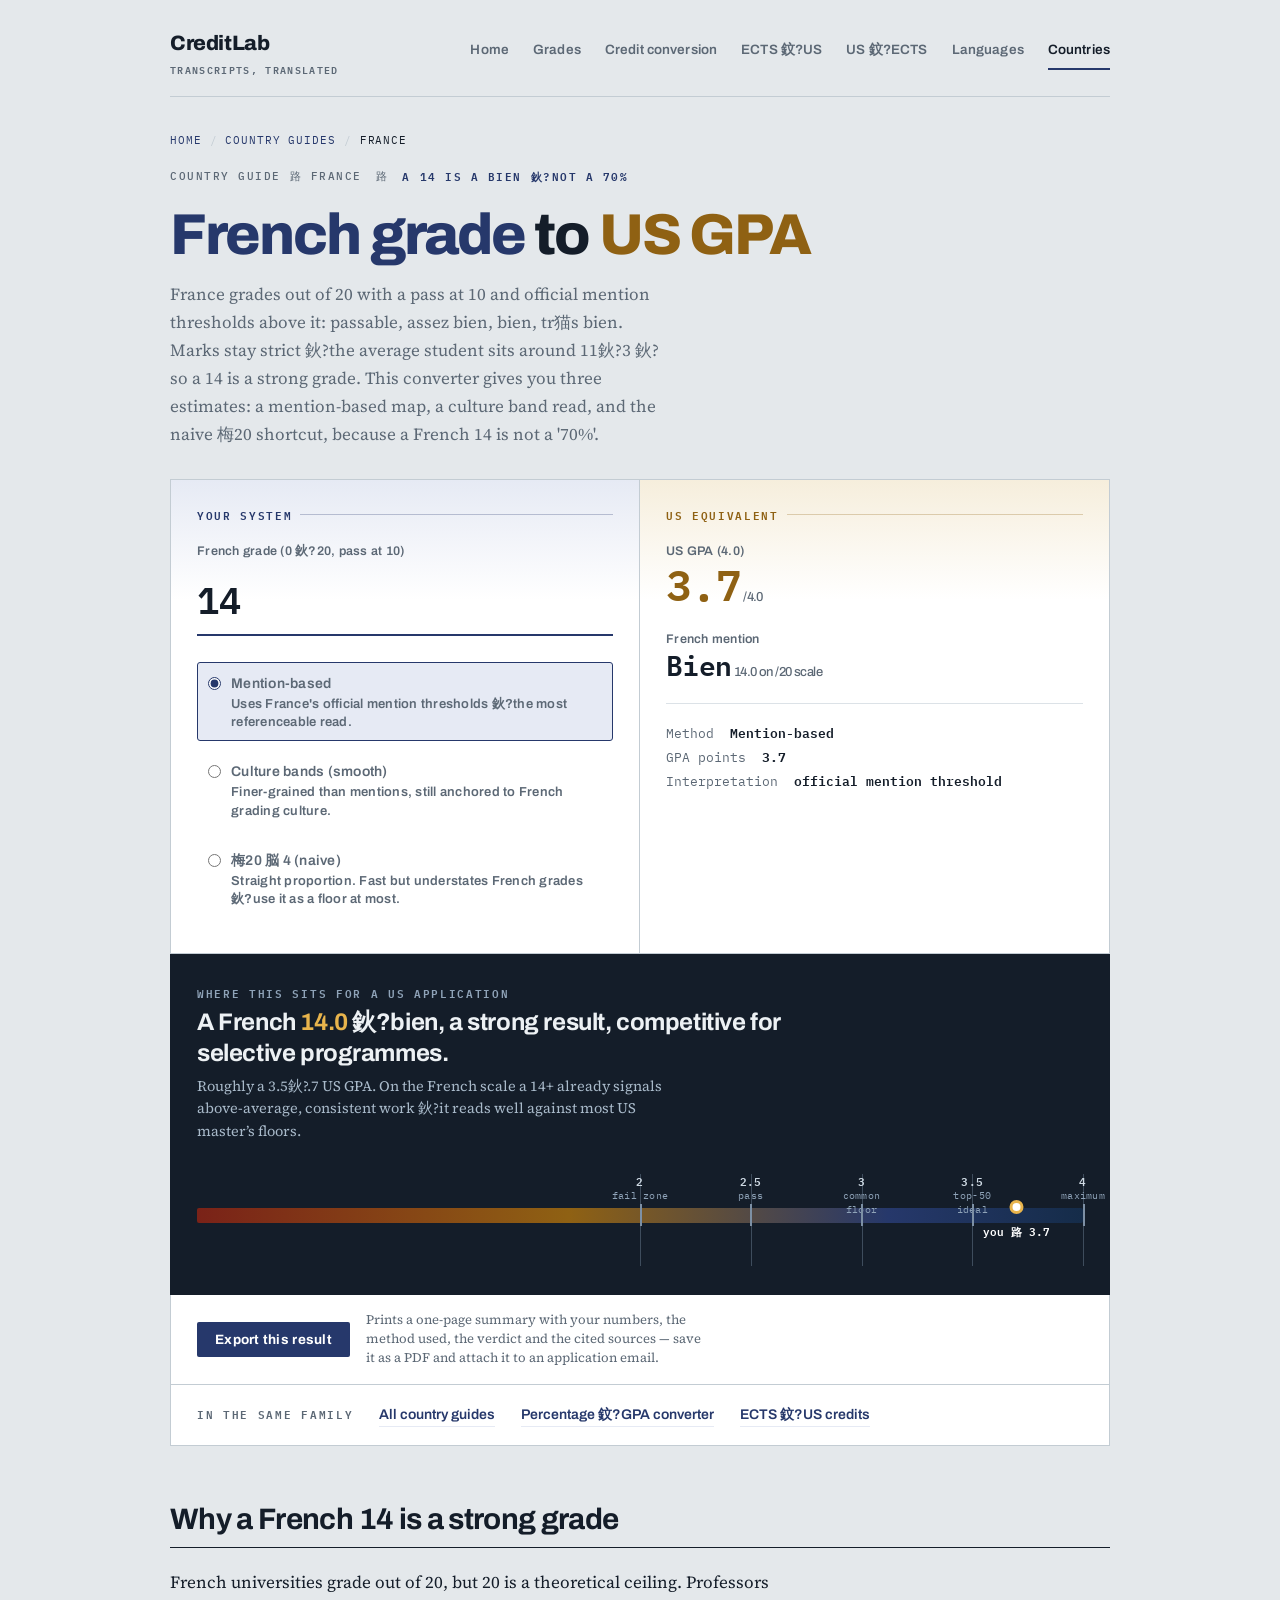
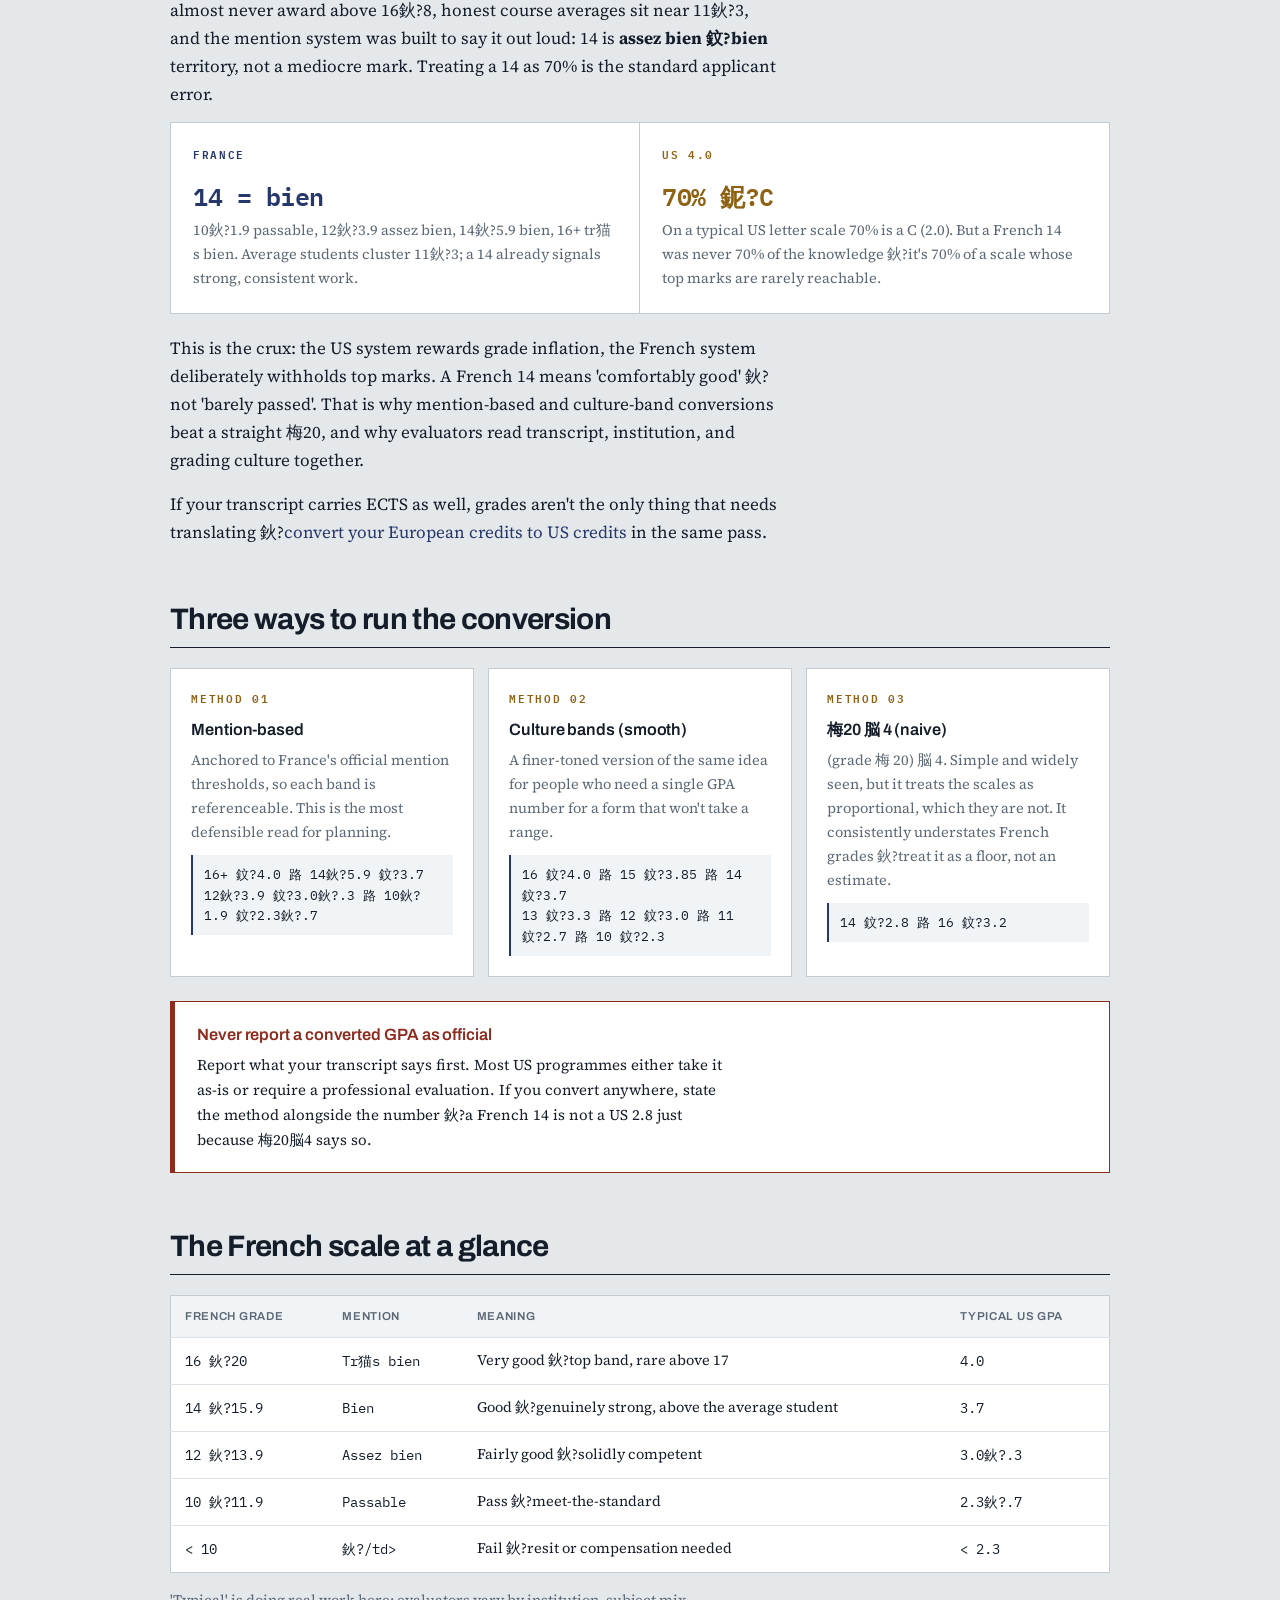
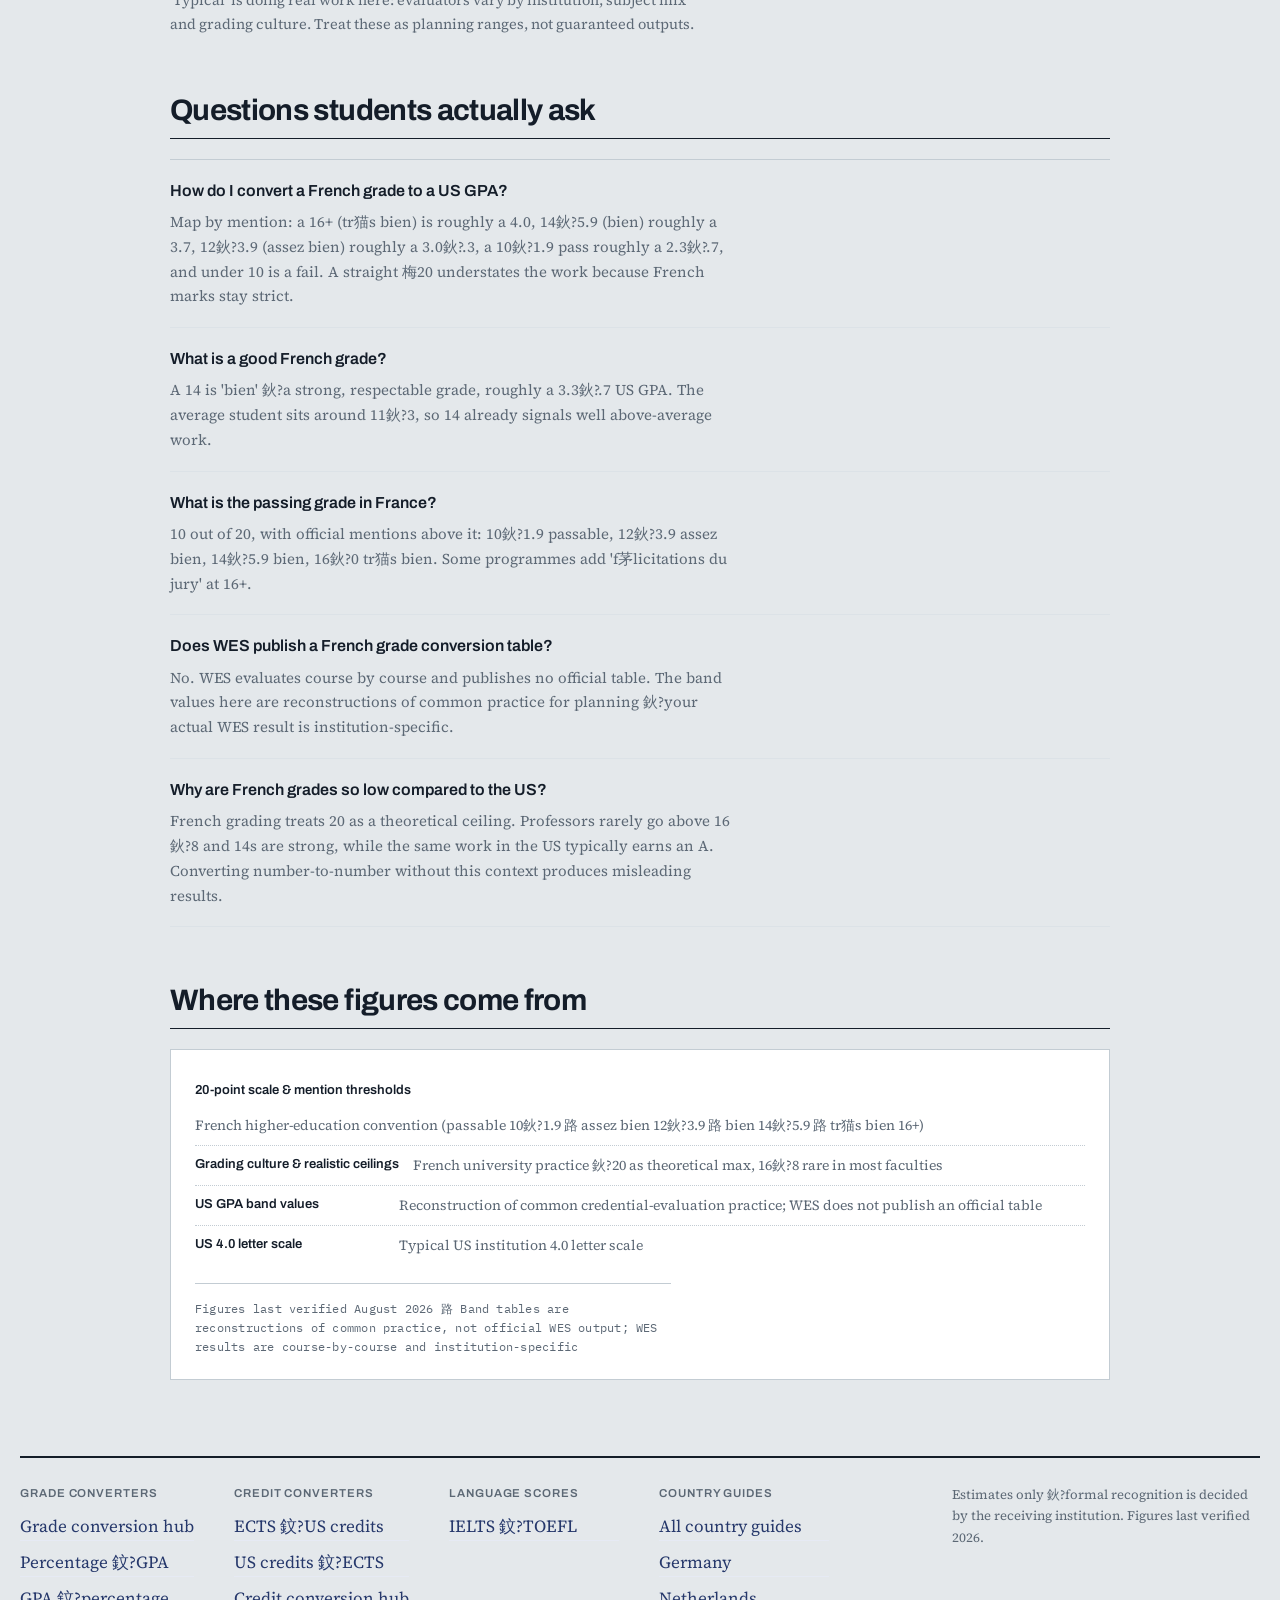
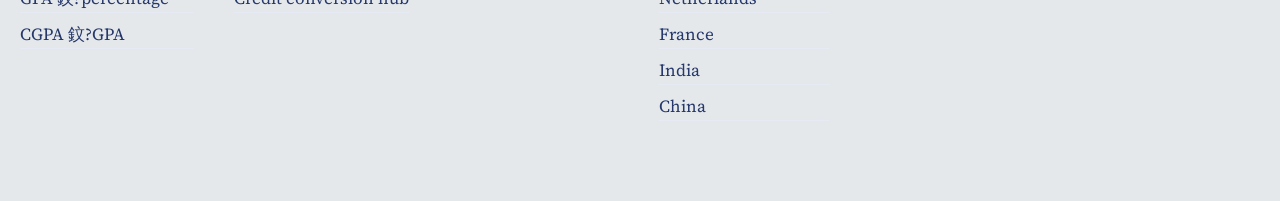
<file: france-to-gpa.html>
﻿<!DOCTYPE html>
<html lang="en">
<head>
<meta charset="UTF-8">
<meta name="viewport" content="width=device-width, initial-scale=1.0">
<title>French Grade to US GPA 鈥?France 20-Point Scale</title>
<meta name="description" content="Convert a French grade (out of 20) to a US 4.0 GPA. The official mention thresholds (tr猫s bien / bien / assez bien / passable), a culture-based band map, and the naive 梅20 shortcut 鈥?side by side, because a French 14 is not a '70%'.">
<!-- TODO 涓婄嚎鍓嶆浛鎹㈡湰鏂囦欢鍐呮墍鏈?example.com 涓虹湡瀹炲煙鍚嶏紙canonical / og:url / schema 鍐呯殑 URL 鍏?5 澶勶級 -->
<link rel="canonical" href="https://example.com/france-to-gpa">

<meta property="og:type" content="website">
<meta property="og:url" content="https://example.com/france-to-gpa">
<meta property="og:title" content="French Grade to US GPA 鈥?France 20-Point Scale">
<meta property="og:description" content="The French /20 scale to US 4.0 with the mention thresholds included. A 14 is a bien, not a 70%.">
<meta name="twitter:card" content="summary">
<meta property="og:image" content="https://example.com/assets/og.png">
<meta property="og:image:width" content="1200">
<meta property="og:image:height" content="630">
<meta name="twitter:title" content="French Grade to US GPA Converter">
<meta name="twitter:description" content="France 20-point 鈫?US GPA with mentions and grading culture included.">

<link rel="preconnect" href="https://fonts.googleapis.com">
<link rel="preconnect" href="https://fonts.gstatic.com" crossorigin>
<link href="https://fonts.googleapis.com/css2?family=Archivo:wght@500;600;700;800&family=Source+Serif+4:opsz,wght@8..60,400;8..60,600&family=IBM+Plex+Mono:wght@400;500;600&display=swap" rel="stylesheet">

<link rel="stylesheet" href="assets/css/site.css">
<link rel="icon" type="image/svg+xml" href="assets/favicon.svg">

<script type="application/ld+json">
{
  "@context": "https://schema.org",
  "@graph": [
    {
      "@type": "WebApplication",
      "@id": "https://example.com/france-to-gpa#tool",
      "name": "French Grade to US GPA Converter",
      "url": "https://example.com/france-to-gpa",
      "applicationCategory": "EducationalApplication",
      "operatingSystem": "Any modern web browser",
      "isAccessibleForFree": true,
      "offers": { "@type": "Offer", "price": "0", "priceCurrency": "USD" },
      "featureList": [
        "French 20-point grade to US 4.0 GPA",
        "Official mention threshold mapping",
        "Culture-based band conversion",
        "Admissions readout against common US cutoffs"
      ]
    },
    {
      "@type": "BreadcrumbList",
      "itemListElement": [
        { "@type": "ListItem", "position": 1, "name": "Home", "item": "https://example.com/" },
        { "@type": "ListItem", "position": 2, "name": "Country guides", "item": "https://example.com/country-guides" },
        { "@type": "ListItem", "position": 3, "name": "France" }
      ]
    },
    {
      "@type": "WebPage",
      "@id": "https://example.com/france-to-gpa#page",
      "url": "https://example.com/france-to-gpa",
      "name": "French Grade to US GPA Converter",
      "dateModified": "2026-08-12",
      "primaryImageOfPage": null,
      "mainEntity": { "@id": "https://example.com/france-to-gpa#tool" }
    },
    {
      "@type": "FAQPage",
      "mainEntity": [
        {
          "@type": "Question",
          "name": "How do I convert a French grade to a US GPA?",
          "acceptedAnswer": {
            "@type": "Answer",
            "text": "Map by mention instead of by proportion: a 16+ (tr猫s bien) is roughly a 4.0, 14鈥?5.9 (bien) roughly a 3.7, 12鈥?3.9 (assez bien) roughly a 3.0鈥?.3, a 10鈥?1.9 pass roughly a 2.3鈥?.7, and under 10 is a fail. Because French marks stay strict and cluster around 10鈥?4, a straight 梅20 shortcut understates the work."
          }
        },
        {
          "@type": "Question",
          "name": "What is a good French grade?",
          "acceptedAnswer": {
            "@type": "Answer",
            "text": "On the French scale a 14 is 'bien' (good), 16+ is 'tr猫s bien' (very good), and the average student sits around 11鈥?3. A 14 is a strong, respectable grade 鈥?it reads as roughly a 3.3鈥?.7 US GPA, not as a 70%."
          }
        },
        {
          "@type": "Question",
          "name": "What is the passing grade in France?",
          "acceptedAnswer": {
            "@type": "Answer",
            "text": "10 out of 20, with official mentions above it: 10鈥?1.9 passable, 12鈥?3.9 assez bien, 14鈥?5.9 bien, 16鈥?0 tr猫s bien. Some institutions add 'f茅licitations du jury' at 16+ in certain programmes."
          }
        },
        {
          "@type": "Question",
          "name": "Does WES publish a French grade conversion table?",
          "acceptedAnswer": {
            "@type": "Answer",
            "text": "No. WES evaluates each course using its own methodology and publishes no official table. The band values on this page are reconstructions of common practice for planning 鈥?your actual WES result is course-by-course and institution-specific."
          }
        },
        {
          "@type": "Question",
          "name": "Why are French grades so low compared to the US?",
          "acceptedAnswer": {
            "@type": "Answer",
            "text": "French grading treats 20 as a theoretical ceiling. Professors rarely award above 16鈥?8, honest 14s are strong, and the same work that earns an A in the US typically lands at 13鈥?5 in France. Converting number-to-number without this context produces misleading results."
          }
        }
      ]
    }
  ]
}
</script>

<style>
/* page-specific tweaks only; everything else lives in site.css */
</style>
</head>
<body>
<div class="wrap">

<header class="site-nav">
  <a class="brand" href="index.html">CreditLab<small>transcripts, translated</small></a>
  <nav aria-label="Converters">
    <a href="index.html">Home</a>
    <a href="grade-conversion.html">Grades</a>
    <a href="credit-conversion.html">Credit conversion</a>
    <a href="ects-to-us-credits.html">ECTS 鈫?US</a>
    <a href="american-credit-hours-to-ects.html">US 鈫?ECTS</a>
    <a href="ielts-to-toefl.html">Languages</a>
    <a href="country-guides.html" aria-current="page">Countries</a>
  </nav>
</header>

<div class="crumbs" aria-label="Breadcrumb">
  <ol>
    <li><a href="index.html">Home</a></li>
    <li><a href="country-guides.html">Country guides</a></li>
    <li><span aria-current="page">France</span></li>
  </ol>
</div>

<header class="mast">
  <div class="eyebrow">
    <span>Country guide 路 France</span>
    <span>路</span>
    <span><b>A 14 is a bien 鈥?not a 70%</b></span>
  </div>
  <h1><span class="sys-eu">French grade</span> to <span class="sys-us">US GPA</span></h1>
  <p class="standfirst">France grades out of 20 with a pass at 10 and official mention thresholds above it: passable, assez bien, bien, tr猫s bien. Marks stay strict 鈥?the average student sits around 11鈥?3 鈥?so a 14 is a strong grade. This converter gives you three estimates: a mention-based map, a culture band read, and the naive 梅20 shortcut, because a French 14 is not a '70%'.</p>
</header>

<!-- ============ CONVERTER ============ -->
<div class="conv">
  <div class="pane pane-in">
    <div class="pane-tag">Your system</div>

    <label for="grade">French grade (0 鈥?20, pass at 10)</label>
    <input type="number" id="grade" value="14" min="0" max="20" step="0.5" inputmode="decimal">

    <div class="methods" role="radiogroup" aria-label="Conversion method">
      <label class="m on" for="m1">
        <input type="radio" name="method" id="m1" value="mention" checked>
        <span>
          <span class="m-name">Mention-based</span>
          <span class="m-note">Uses France's official mention thresholds 鈥?the most referenceable read.</span>
        </span>
      </label>

      <label class="m" for="m2">
        <input type="radio" name="method" id="m2" value="band">
        <span>
          <span class="m-name">Culture bands (smooth)</span>
          <span class="m-note">Finer-grained than mentions, still anchored to French grading culture.</span>
        </span>
      </label>

      <label class="m" for="m3">
        <input type="radio" name="method" id="m3" value="linear">
        <span>
          <span class="m-name">梅20 脳 4 (naive)</span>
          <span class="m-note">Straight proportion. Fast but understates French grades 鈥?use it as a floor at most.</span>
        </span>
      </label>
    </div>
  </div>

  <div class="pane pane-out" aria-live="polite">
    <div class="pane-tag">US equivalent</div>

    <div class="readout">
      <div class="r-label">US GPA (4.0)</div>
      <div class="r-value" id="gpa">3.7<span class="r-unit">/4.0</span></div>
    </div>

    <div class="readout">
      <div class="r-label">French mention</div>
      <div class="r-value minor" id="descr">Bien<span class="r-unit">14 on /20 scale</span></div>
    </div>

    <div class="workload">
      <div>Method &nbsp;<b id="m-name">Mention-based</b></div>
      <div>GPA points &nbsp;<b id="points">3.7</b></div>
      <div>Interpretation &nbsp;<b id="sum">official mention threshold</b></div>
    </div>
  </div>
</div>

<!-- ============ VERDICT ============ -->
<div class="verdictbox">
  <div class="verdictbox-tag">Where this sits for a US application</div>
  <div aria-live="polite">
    <p class="gverdict" id="verdict">A French <em>14</em> is a <em>bien</em> 鈥?roughly a <em>3.3鈥?.7</em> US GPA.</p>
    <p class="gverdict-note" id="verdict-note">That clears the common 3.0 floor and is competitive at many master's programmes. Selective programmes look for a 3.5+, which is roughly a French 14.5鈥?5. The exact figure depends on the evaluator's course-by-course read, so treat it as a band, not a verdict.</p>
  </div>

  <div class="gscale" id="gscale">
    <div class="gtrack"></div>
    <div id="gticks"></div>
    <div class="you" id="you" style="left:0%">
      <div class="you-dot"></div>
      <div class="you-lab" id="you-lab">you 路 3.7</div>
    </div>
  </div>
</div>

<div class="related">
  <span class="rel-tag">In the same family</span>
  <a href="country-guides.html">All country guides</a>
  <a href="percentage-to-gpa.html">Percentage 鈫?GPA converter</a>
  <a href="ects-to-us-credits.html">ECTS 鈫?US credits</a>
</div>

<!-- ============ WHY CULTURE ============ -->
<section>
  <h2>Why a French 14 is a strong grade</h2>
  <p>French universities grade out of 20, but 20 is a theoretical ceiling. Professors almost never award above 16鈥?8, honest course averages sit near 11鈥?3, and the mention system was built to say it out loud: 14 is <b>assez bien 鈫?bien</b> territory, not a mediocre mark. Treating a 14 as 70% is the standard applicant error.</p>

  <div class="split">
    <div>
      <div class="sys-name">France</div>
      <div class="unit">14 = bien</div>
      <p>10鈥?1.9 passable, 12鈥?3.9 assez bien, 14鈥?5.9 bien, 16+ tr猫s bien. Average students cluster 11鈥?3; a 14 already signals strong, consistent work.</p>
    </div>
    <div>
      <div class="sys-name">US 4.0</div>
      <div class="unit">70% 鈮?C</div>
      <p>On a typical US letter scale 70% is a C (2.0). But a French 14 was never 70% of the knowledge 鈥?it's 70% of a scale whose top marks are rarely reachable.</p>
    </div>
  </div>

  <p style="margin-top:20px">This is the crux: the US system rewards grade inflation, the French system deliberately withholds top marks. A French 14 means 'comfortably good' 鈥?not 'barely passed'. That is why mention-based and culture-band conversions beat a straight 梅20, and why evaluators read transcript, institution, and grading culture together.</p>

  <p style="margin-top:16px">If your transcript carries ECTS as well, grades aren't the only thing that needs translating 鈥?<a href="ects-to-us-credits.html">convert your European credits to US credits</a> in the same pass.</p>
</section>

<!-- ============ METHODS ============ -->
<section>
  <h2>Three ways to run the conversion</h2>
  <div class="cards">
    <div class="card">
      <div class="num">METHOD 01</div>
      <h3>Mention-based</h3>
      <p>Anchored to France's official mention thresholds, so each band is referenceable. This is the most defensible read for planning.</p>
      <div class="formula">16+ 鈫?4.0 路 14鈥?5.9 鈫?3.7<br>12鈥?3.9 鈫?3.0鈥?.3 路 10鈥?1.9 鈫?2.3鈥?.7</div>
    </div>
    <div class="card">
      <div class="num">METHOD 02</div>
      <h3>Culture bands (smooth)</h3>
      <p>A finer-toned version of the same idea for people who need a single GPA number for a form that won't take a range.</p>
      <div class="formula">16 鈫?4.0 路 15 鈫?3.85 路 14 鈫?3.7<br>13 鈫?3.3 路 12 鈫?3.0 路 11 鈫?2.7 路 10 鈫?2.3</div>
    </div>
    <div class="card">
      <div class="num">METHOD 03</div>
      <h3>梅20 脳 4 (naive)</h3>
      <p>(grade 梅 20) 脳 4. Simple and widely seen, but it treats the scales as proportional, which they are not. It consistently understates French grades 鈥?treat it as a floor, not an estimate.</p>
      <div class="formula">14 鈫?2.8 路 16 鈫?3.2</div>
    </div>
  </div>

  <div class="warn">
    <h3>Never report a converted GPA as official</h3>
    <p>Report what your transcript says first. Most US programmes either take it as-is or require a professional evaluation. If you convert anywhere, state the method alongside the number 鈥?a French 14 is not a US 2.8 just because 梅20脳4 says so.</p>
  </div>
</section>

<!-- ============ REFERENCE ============ -->
<section>
  <h2>The French scale at a glance</h2>
  <table>
    <thead>
      <tr><th>French grade</th><th>Mention</th><th>Meaning</th><th>Typical US GPA</th></tr>
    </thead>
    <tbody>
      <tr><td>16 鈥?20</td><td>Tr猫s bien</td><td class="deg">Very good 鈥?top band, rare above 17</td><td>4.0</td></tr>
      <tr><td>14 鈥?15.9</td><td>Bien</td><td class="deg">Good 鈥?genuinely strong, above the average student</td><td>3.7</td></tr>
      <tr><td>12 鈥?13.9</td><td>Assez bien</td><td class="deg">Fairly good 鈥?solidly competent</td><td>3.0鈥?.3</td></tr>
      <tr><td>10 鈥?11.9</td><td>Passable</td><td class="deg">Pass 鈥?meet-the-standard</td><td>2.3鈥?.7</td></tr>
      <tr><td>&lt; 10</td><td>鈥?/td><td class="deg">Fail 鈥?resit or compensation needed</td><td>&lt; 2.3</td></tr>
    </tbody>
  </table>

  <p style="margin-top:16px;font-size:14.5px;color:var(--muted)">'Typical' is doing real work here: evaluators vary by institution, subject mix and grading culture. Treat these as planning ranges, not guaranteed outputs.</p>
</section>

<!-- ============ FAQ ============ -->
<section>
  <h2>Questions students actually ask</h2>
  <dl class="faq">
    <div>
      <dt>How do I convert a French grade to a US GPA?</dt>
      <dd>Map by mention: a 16+ (tr猫s bien) is roughly a 4.0, 14鈥?5.9 (bien) roughly a 3.7, 12鈥?3.9 (assez bien) roughly a 3.0鈥?.3, a 10鈥?1.9 pass roughly a 2.3鈥?.7, and under 10 is a fail. A straight 梅20 understates the work because French marks stay strict.</dd>
    </div>
    <div>
      <dt>What is a good French grade?</dt>
      <dd>A 14 is 'bien' 鈥?a strong, respectable grade, roughly a 3.3鈥?.7 US GPA. The average student sits around 11鈥?3, so 14 already signals well above-average work.</dd>
    </div>
    <div>
      <dt>What is the passing grade in France?</dt>
      <dd>10 out of 20, with official mentions above it: 10鈥?1.9 passable, 12鈥?3.9 assez bien, 14鈥?5.9 bien, 16鈥?0 tr猫s bien. Some programmes add 'f茅licitations du jury' at 16+.</dd>
    </div>
    <div>
      <dt>Does WES publish a French grade conversion table?</dt>
      <dd>No. WES evaluates course by course and publishes no official table. The band values here are reconstructions of common practice for planning 鈥?your actual WES result is institution-specific.</dd>
    </div>
    <div>
      <dt>Why are French grades so low compared to the US?</dt>
      <dd>French grading treats 20 as a theoretical ceiling. Professors rarely go above 16鈥?8 and 14s are strong, while the same work in the US typically earns an A. Converting number-to-number without this context produces misleading results.</dd>
    </div>
  </dl>
</section>

<!-- ============ SOURCES ============ -->
<section>
  <h2>Where these figures come from</h2>
  <div class="sources">
    <ul>
      <li><span class="what">20-point scale &amp; mention thresholds</span><span class="who">French higher-education convention (passable 10鈥?1.9 路 assez bien 12鈥?3.9 路 bien 14鈥?5.9 路 tr猫s bien 16+)</span></li>
      <li><span class="what">Grading culture &amp; realistic ceilings</span><span class="who">French university practice 鈥?20 as theoretical max, 16鈥?8 rare in most faculties</span></li>
      <li><span class="what">US GPA band values</span><span class="who">Reconstruction of common credential-evaluation practice; WES does not publish an official table</span></li>
      <li><span class="what">US 4.0 letter scale</span><span class="who">Typical US institution 4.0 letter scale</span></li>
    </ul>
    <p class="verified">Figures last verified August 2026 路 Band tables are reconstructions of common practice, not official WES output; WES results are course-by-course and institution-specific</p>
  </div>
</section>

</div>

<footer class="site-foot">
  <div class="foot-col">
    <strong>Grade converters</strong>
    <a href="grade-conversion.html">Grade conversion hub</a>
    <a href="percentage-to-gpa.html">Percentage 鈫?GPA</a>
    <a href="gpa-to-percentage.html">GPA 鈫?percentage</a>
    <a href="cgpa-to-gpa.html">CGPA 鈫?GPA</a>
  </div>
  <div class="foot-col">
    <strong>Credit converters</strong>
    <a href="ects-to-us-credits.html">ECTS 鈫?US credits</a>
    <a href="american-credit-hours-to-ects.html">US credits 鈫?ECTS</a>
    <a href="credit-conversion.html">Credit conversion hub</a>
  </div>
  <div class="foot-col">
    <strong>Language scores</strong>
    <a href="ielts-to-toefl.html">IELTS 鈫?TOEFL</a>
  </div>
  <div class="foot-col">
    <strong>Country guides</strong>
    <a href="country-guides.html">All country guides</a>
    <a href="germany-to-gpa.html">Germany</a>
    <a href="netherlands-to-gpa.html">Netherlands</a>
    <a href="france-to-gpa.html">France</a>
    <a href="india-to-gpa.html">India</a>
    <a href="china-to-gpa.html">China</a>
  </div>
  <p class="foot-note">Estimates only 鈥?formal recognition is decided by the receiving institution. Figures last verified <span data-year>2026</span>.</p>
</footer>

<script>
(function(){
  'use strict';
  var $ = function(id){ return document.getElementById(id); };
  var grade = $('grade');
  var gpa = $('gpa'), descr = $('descr'), mName = $('m-name'), points = $('points'), sum = $('sum');
  var verdict = $('verdict'), vNote = $('verdict-note'), you = $('you'), youLab = $('you-lab'), gticks = $('gticks');

  function mentionOf(g){
    if(g >= 16) return 'Tr猫s bien';
    if(g >= 14) return 'Bien';
    if(g >= 12) return 'Assez bien';
    if(g >= 10) return 'Passable';
    return 'Fail';
  }

  function methodValue(m){
    var g = parseFloat(grade.value) || 10;
    if(m === 'mention'){
      if(g >= 16) return 4.0;
      if(g >= 14) return 3.7;
      if(g >= 12) return 3.3;
      if(g >= 10) return 2.5;
      return 1.3;
    }
    if(m === 'band'){
      if(g >= 16) return 4.0;
      if(g >= 15) return 3.85;
      if(g >= 14.5) return 3.7;
      if(g >= 14) return 3.6;
      if(g >= 13) return 3.3;
      if(g >= 12) return 3.0;
      if(g >= 11) return 2.7;
if(g >= 10) return 2.3;
      return Math.max(0, g / 10);
    }
    return Math.min(4, Math.max(0, (g / 20) * 4));
  }

  function round1(n){ return Math.round(n*10)/10; }

  function currentMethod(){
    var r = document.querySelector('input[name=method]:checked');
    return r ? r.value : 'mention';
  }

  function renderTicks(){
    gticks.innerHTML = '';
    [[2.0,'fail zone'],[2.5,'pass'],[3.0,'common floor'],[3.5,'top-50 ideal'],[4.0,'maximum']].forEach(function(t){
      var d = document.createElement('div');
      d.className = 'gtick';
      d.style.left = (t[0]/4*100) + '%';
      d.innerHTML = '<div class="gtick-lab" style="left:0"><b>' + t[0] + '</b>' + t[1] + '</div>';
      gticks.appendChild(d);
    });
  }

  function writeVerdict(g){
    var gr = parseFloat(grade.value) || 10;
    var v, n;
    if(gr < 10){
      v = 'A French <em>' + gr.toFixed(1) + '</em> 鈥?below the 10.0 pass line.';
      n = 'This is an 茅chec (fail) on the French scale. Most programmes allow a resit or compensating year, so it is not usually a permanent result on the transcript.';
    } else if(gr < 12){
      v = 'A French <em>' + gr.toFixed(1) + '</em> 鈥?passable, roughly a 2.3鈥?.7 US GPA.';
      n = 'It clears the pass line but sits under the common 3.0 floor for many US master\u2019s programmes. Strong grades elsewhere in the transcript and a solid application carry this one.';
    } else if(gr < 14){
      v = 'A French <em>' + gr.toFixed(1) + '</em> 鈥?assez bien, roughly a 3.0鈥?.3 US GPA.';
      n = 'That clears the common 3.0 floor and is respectable at most US master\u2019s programmes. Selective departments start closer to 3.5, roughly a French 14.5鈥?5.';
    } else if(gr < 16){
      v = 'A French <em>' + gr.toFixed(1) + '</em> 鈥?bien, a strong result, competitive for selective programmes.';
      n = 'Roughly a 3.5鈥?.7 US GPA. On the French scale a 14+ already signals above-average, consistent work 鈥?it reads well against most US master\u2019s floors.';
    } else {
      v = 'A French <em>' + gr.toFixed(1) + '</em> 鈥?tr猫s bien, an excellent, rare grade.';
      n = 'Marks above 16 are rare on the French scale, so this is a top-band result. In US terms it maps to roughly a 4.0 and is not the constraint on your application.';
    }
    verdict.innerHTML = v;
    vNote.textContent = n;
  }

  function compute(){
    var method = currentMethod();
    var g = methodValue(method);
    var gr = parseFloat(grade.value) || 10;

    var names = { mention:'Mention-based', band:'Culture bands (smooth)', linear:'梅20 脳 4 (naive)' };
    var interps = { mention:'official mention threshold', band:'grading culture included', linear:'rough guide only' };

    g = round1(g);
    gpa.innerHTML = g.toFixed(1) + '<span class="r-unit">/4.0</span>';
    descr.innerHTML = mentionOf(gr) + '<span class="r-unit">' + gr.toFixed(1) + ' on /20 scale</span>';
    mName.textContent = names[method];
    points.textContent = g.toFixed(1);
    sum.textContent = interps[method];

    var pct2 = (g/4)*100;
    you.style.left = Math.max(0, Math.min(100, pct2)) + '%';
    you.style.visibility = g > 0 ? 'visible' : 'hidden';
    youLab.textContent = 'you 路 ' + g.toFixed(1);

    writeVerdict(g);
  }

  var radios = document.querySelectorAll('input[name=method]');
  Array.prototype.forEach.call(radios, function(r){
    r.addEventListener('change', function(){
      Array.prototype.forEach.call(document.querySelectorAll('.conv .m'), function(m){ m.classList.remove('on'); });
      r.closest('.m').classList.add('on');
      compute();
    });
  });

  grade.addEventListener('input', compute);

  renderTicks();
  compute();
})();
</script>
<script defer src="assets/js/site.js"></script>
</body>
</html>
</file>
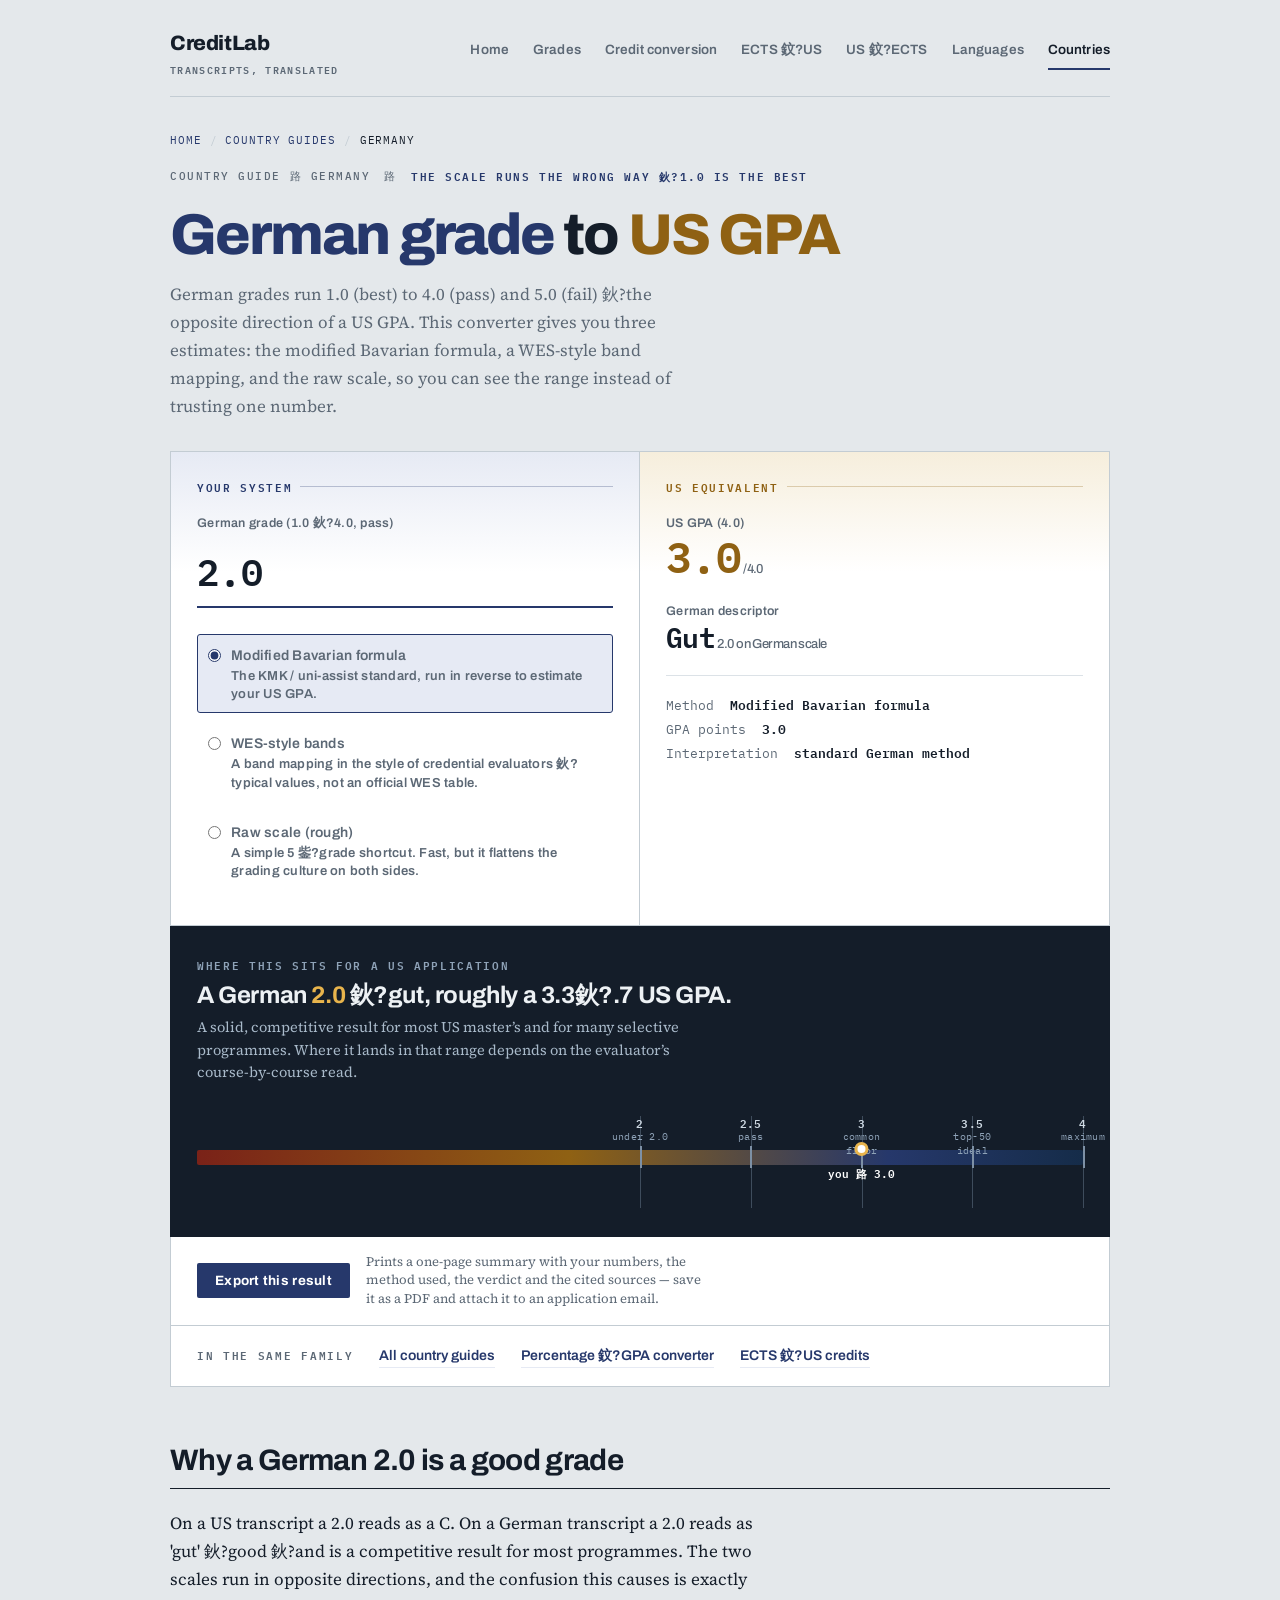
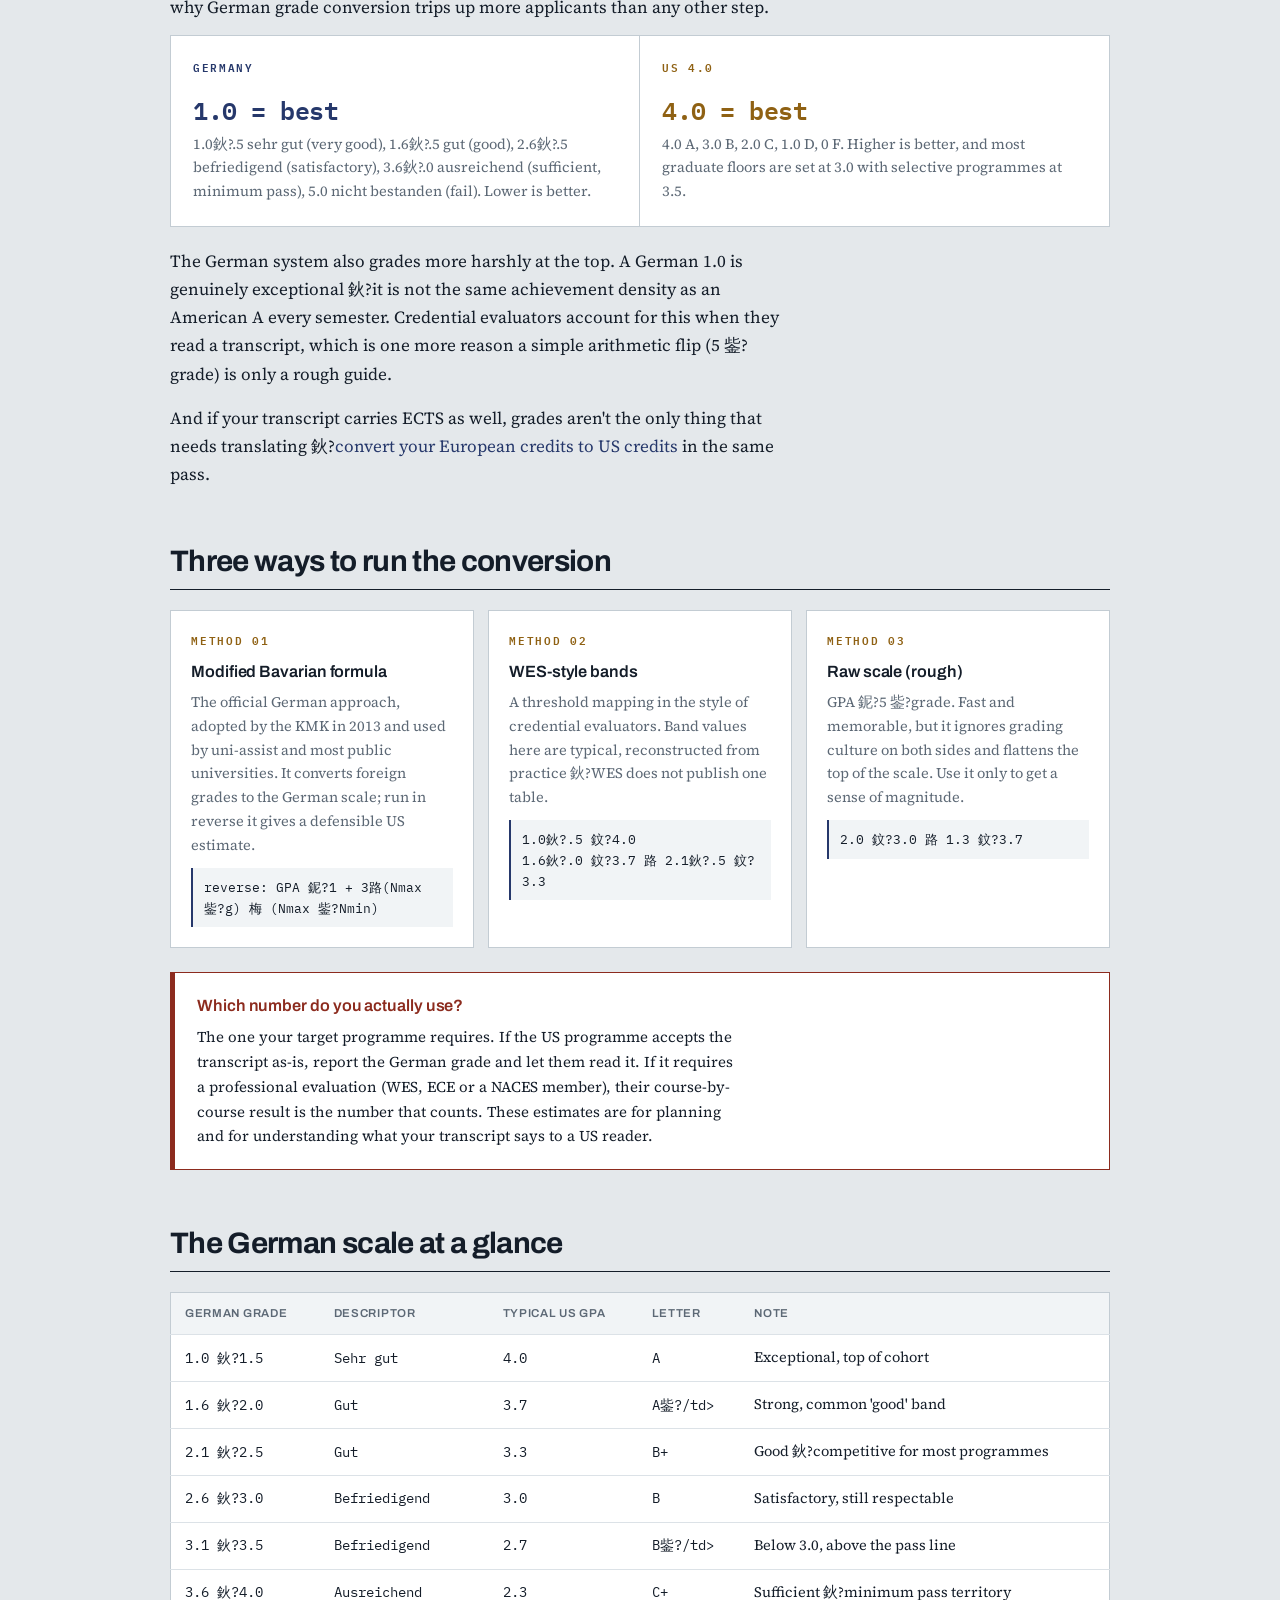
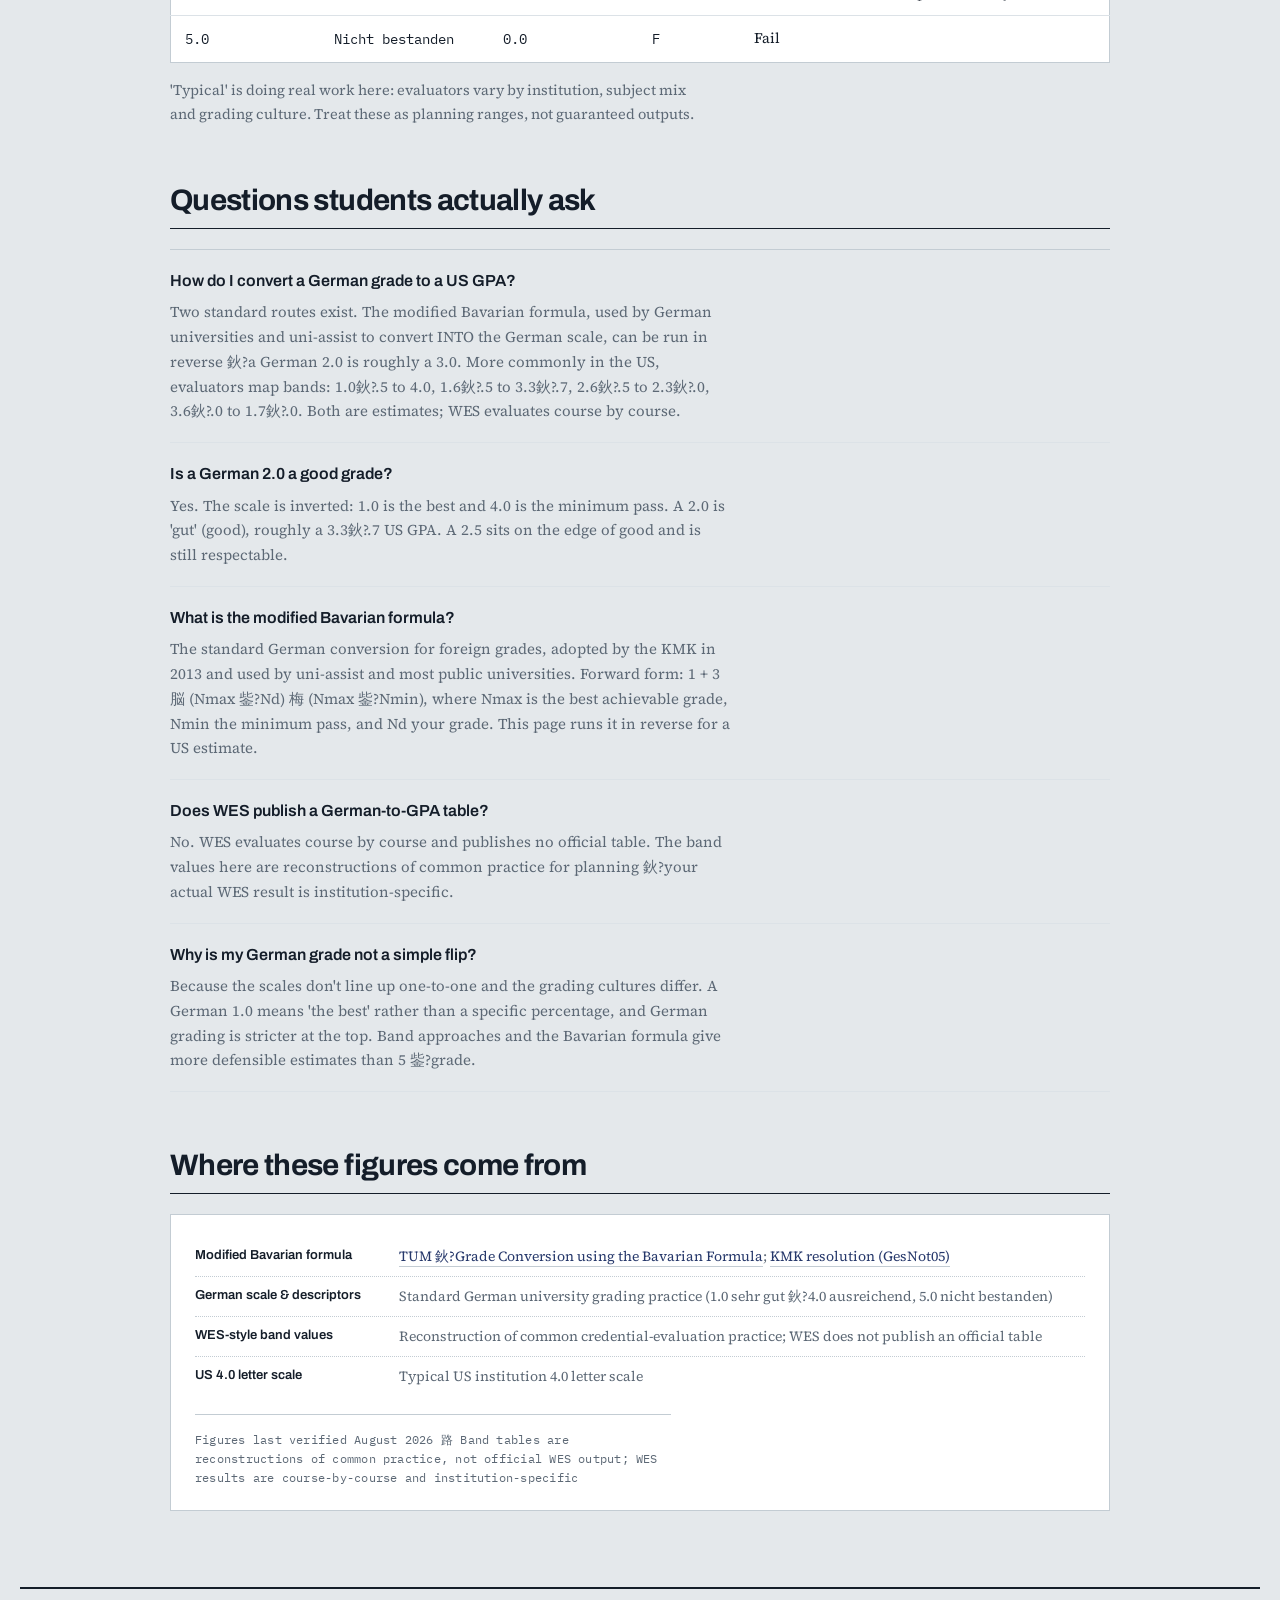
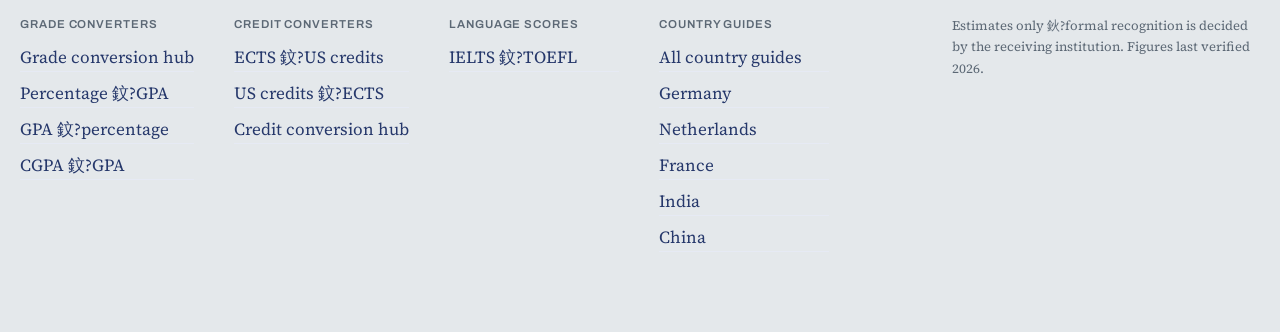
<file: germany-to-gpa.html>
﻿<!DOCTYPE html>
<html lang="en">
<head>
<meta charset="UTF-8">
<meta name="viewport" content="width=device-width, initial-scale=1.0">
<title>German Grade to US GPA 鈥?Bavarian Formula &amp; Band Conversion</title>
<meta name="description" content="Convert a German grade (1.0鈥?.0) to a US 4.0 GPA. The modified Bavarian formula (KMK / uni-assist standard), a WES-style band mapping, and the common 1.0鈥?.0 scale 鈥?side by side, with the inverted-scale caveat included. Sources cited.">
<!-- TODO 涓婄嚎鍓嶆浛鎹㈡湰鏂囦欢鍐呮墍鏈?example.com 涓虹湡瀹炲煙鍚嶏紙canonical / og:url / schema 鍐呯殑 URL 鍏?5 澶勶級 -->
<link rel="canonical" href="https://example.com/germany-to-gpa">

<meta property="og:type" content="website">
<meta property="og:url" content="https://example.com/germany-to-gpa">
<meta property="og:title" content="German Grade to US GPA 鈥?Bavarian Formula &amp; Band Conversion">
<meta property="og:description" content="German 1.0鈥?.0 to US 4.0, three ways: modified Bavarian formula, WES-style bands, and the raw scale. Sources cited.">
<meta name="twitter:card" content="summary">
<meta property="og:image" content="https://example.com/assets/og.png">
<meta property="og:image:width" content="1200">
<meta property="og:image:height" content="630">
<meta name="twitter:title" content="German Grade to US GPA Converter">
<meta name="twitter:description" content="The modified Bavarian formula, WES-style bands, and the inverted-scale caveat.">

<link rel="preconnect" href="https://fonts.googleapis.com">
<link rel="preconnect" href="https://fonts.gstatic.com" crossorigin>
<link href="https://fonts.googleapis.com/css2?family=Archivo:wght@500;600;700;800&family=Source+Serif+4:opsz,wght@8..60,400;8..60,600&family=IBM+Plex+Mono:wght@400;500;600&display=swap" rel="stylesheet">

<link rel="stylesheet" href="assets/css/site.css">
<link rel="icon" type="image/svg+xml" href="assets/favicon.svg">

<script type="application/ld+json">
{
  "@context": "https://schema.org",
  "@graph": [
    {
      "@type": "WebApplication",
      "@id": "https://example.com/germany-to-gpa#tool",
      "name": "German Grade to US GPA Converter",
      "url": "https://example.com/germany-to-gpa",
      "applicationCategory": "EducationalApplication",
      "operatingSystem": "Any modern web browser",
      "isAccessibleForFree": true,
      "offers": { "@type": "Offer", "price": "0", "priceCurrency": "USD" },
      "featureList": [
        "German 1.0鈥?.0 grade to US 4.0 GPA",
        "Modified Bavarian formula (KMK / uni-assist standard)",
        "WES-style band mapping",
        "Admissions readout against common US cutoffs"
      ]
    },
    {
      "@type": "BreadcrumbList",
      "itemListElement": [
        { "@type": "ListItem", "position": 1, "name": "Home", "item": "https://example.com/" },
        { "@type": "ListItem", "position": 2, "name": "Country guides", "item": "https://example.com/country-guides" },
        { "@type": "ListItem", "position": 3, "name": "Germany" }
      ]
    },
    {
      "@type": "WebPage",
      "@id": "https://example.com/germany-to-gpa#page",
      "url": "https://example.com/germany-to-gpa",
      "name": "German Grade to US GPA Converter",
      "dateModified": "2026-08-12",
      "primaryImageOfPage": null,
      "mainEntity": { "@id": "https://example.com/germany-to-gpa#tool" }
    },
    {
      "@type": "FAQPage",
      "mainEntity": [
        {
          "@type": "Question",
          "name": "How do I convert a German grade to a US GPA?",
          "acceptedAnswer": {
            "@type": "Answer",
            "text": "Two standard routes exist. The modified Bavarian formula, used by German universities and uni-assist to convert grades INTO the German scale, can be run in reverse; the result for a German 2.0 is roughly a 3.0 US GPA. More commonly in the US, evaluators map bands: 1.0鈥?.5 to 4.0, 1.6鈥?.5 to roughly 3.3鈥?.7, 2.6鈥?.5 to 2.3鈥?.0, and 3.6鈥?.0 to 1.7鈥?.0. Both are estimates 鈥?WES evaluates course by course."
          }
        },
        {
          "@type": "Question",
          "name": "Is a German 2.0 a good grade?",
          "acceptedAnswer": {
            "@type": "Answer",
            "text": "Yes. The scale is inverted: 1.0 is the best possible grade and 4.0 is the minimum pass. A 2.0 sits in the 'gut' (good) band, equivalent to roughly a 3.3鈥?.7 US GPA. A 2.5 is on the edge of 'good' and still a respectable result."
          }
        },
        {
          "@type": "Question",
          "name": "What is the modified Bavarian formula?",
          "acceptedAnswer": {
            "@type": "Answer",
            "text": "The standard German conversion for foreign grades, adopted by the KMK (Standing Conference of the Ministers of Education) in 2013 and used by uni-assist and most public universities. In its forward form it converts your grade to German: 1 + 3 脳 (Nmax 鈭?Nd) 梅 (Nmax 鈭?Nmin), where Nmax is the best achievable grade, Nmin the minimum pass, and Nd your grade. This page runs it in reverse to estimate a US GPA from a German grade."
          }
        },
        {
          "@type": "Question",
          "name": "Does WES publish a German-to-GPA table?",
          "acceptedAnswer": {
            "@type": "Answer",
            "text": "No. WES evaluates each course using its own institutional methodology and does not publish an official table. The band values on this page are reconstructions of common practice for planning purposes 鈥?your actual WES result is course-by-course and institution-specific."
          }
        },
        {
          "@type": "Question",
          "name": "Why is my German grade not simply 4 鈭?GPA or similar?",
          "acceptedAnswer": {
            "@type": "Answer",
            "text": "Because the scales don't line up one-to-one. A German 1.0 means 'the best' rather than a specific percentage, and German grading is stricter than US grading at the top end. Simple arithmetic translations ignore the grading culture on both sides, which is why band approaches and the Bavarian formula give more defensible estimates."
          }
        }
      ]
    }
  ]
}
</script>

<style>
/* page-specific tweaks only; everything else lives in site.css */
</style>
</head>
<body>
<div class="wrap">

<header class="site-nav">
  <a class="brand" href="index.html">CreditLab<small>transcripts, translated</small></a>
  <nav aria-label="Converters">
    <a href="index.html">Home</a>
    <a href="grade-conversion.html">Grades</a>
    <a href="credit-conversion.html">Credit conversion</a>
    <a href="ects-to-us-credits.html">ECTS 鈫?US</a>
    <a href="american-credit-hours-to-ects.html">US 鈫?ECTS</a>
    <a href="ielts-to-toefl.html">Languages</a>
    <a href="country-guides.html" aria-current="page">Countries</a>
  </nav>
</header>

<div class="crumbs" aria-label="Breadcrumb">
  <ol>
    <li><a href="index.html">Home</a></li>
    <li><a href="country-guides.html">Country guides</a></li>
    <li><span aria-current="page">Germany</span></li>
  </ol>
</div>

<header class="mast">
  <div class="eyebrow">
    <span>Country guide 路 Germany</span>
    <span>路</span>
    <span><b>The scale runs the wrong way 鈥?1.0 is the best</b></span>
  </div>
  <h1><span class="sys-eu">German grade</span> to <span class="sys-us">US GPA</span></h1>
  <p class="standfirst">German grades run 1.0 (best) to 4.0 (pass) and 5.0 (fail) 鈥?the opposite direction of a US GPA. This converter gives you three estimates: the modified Bavarian formula, a WES-style band mapping, and the raw scale, so you can see the range instead of trusting one number.</p>
</header>

<!-- ============ CONVERTER ============ -->
<div class="conv">
  <div class="pane pane-in">
    <div class="pane-tag">Your system</div>

    <label for="grade">German grade (1.0 鈥?4.0, pass)</label>
    <input type="number" id="grade" value="2.0" min="1.0" max="5.0" step="0.1" inputmode="decimal">

    <div class="methods" role="radiogroup" aria-label="Conversion method">
      <label class="m on" for="m1">
        <input type="radio" name="method" id="m1" value="bav" checked>
        <span>
          <span class="m-name">Modified Bavarian formula</span>
          <span class="m-note">The KMK / uni-assist standard, run in reverse to estimate your US GPA.</span>
        </span>
      </label>

      <label class="m" for="m2">
        <input type="radio" name="method" id="m2" value="band">
        <span>
          <span class="m-name">WES-style bands</span>
          <span class="m-note">A band mapping in the style of credential evaluators 鈥?typical values, not an official WES table.</span>
        </span>
      </label>

      <label class="m" for="m3">
        <input type="radio" name="method" id="m3" value="raw">
        <span>
          <span class="m-name">Raw scale (rough)</span>
          <span class="m-note">A simple 5 鈭?grade shortcut. Fast, but it flattens the grading culture on both sides.</span>
        </span>
      </label>
    </div>
  </div>

  <div class="pane pane-out" aria-live="polite">
    <div class="pane-tag">US equivalent</div>

    <div class="readout">
      <div class="r-label">US GPA (4.0)</div>
      <div class="r-value" id="gpa">3.0<span class="r-unit">/4.0</span></div>
    </div>

    <div class="readout">
      <div class="r-label">German descriptor</div>
      <div class="r-value minor" id="descr">Gut<span class="r-unit">2.0 = good</span></div>
    </div>

    <div class="workload">
      <div>Method &nbsp;<b id="m-name">Bavarian formula</b></div>
      <div>GPA points &nbsp;<b id="points">3.0</b></div>
      <div>Interpretation &nbsp;<b id="sum">standard German method</b></div>
    </div>
  </div>
</div>

<!-- ============ VERDICT ============ -->
<div class="verdictbox">
  <div class="verdictbox-tag">Where this sits for a US application</div>
  <div aria-live="polite">
    <p class="gverdict" id="verdict">A German 2.0 is roughly a <em>3.3鈥?.7</em> US GPA 鈥?solid, competitive standing.</p>
    <p class="gverdict-note" id="verdict-note">That is 'gut' (good) on the German scale. Most US master's programmes want a 3.0 or better; selective ones look for 3.5+. The exact figure depends on the evaluator's course-by-course read, so treat it as a band, not a verdict.</p>
  </div>

  <div class="gscale" id="gscale">
    <div class="gtrack"></div>
    <div id="gticks"></div>
    <div class="you" id="you" style="left:0%">
      <div class="you-dot"></div>
      <div class="you-lab" id="you-lab">you 路 3.0</div>
    </div>
  </div>
</div>

<div class="related">
  <span class="rel-tag">In the same family</span>
  <a href="country-guides.html">All country guides</a>
  <a href="percentage-to-gpa.html">Percentage 鈫?GPA converter</a>
  <a href="ects-to-us-credits.html">ECTS 鈫?US credits</a>
</div>

<!-- ============ WHY INVERTED ============ -->
<section>
  <h2>Why a German 2.0 is a good grade</h2>
  <p>On a US transcript a 2.0 reads as a C. On a German transcript a 2.0 reads as 'gut' 鈥?good 鈥?and is a competitive result for most programmes. The two scales run in opposite directions, and the confusion this causes is exactly why German grade conversion trips up more applicants than any other step.</p>

  <div class="split">
    <div>
      <div class="sys-name">Germany</div>
      <div class="unit">1.0 = best</div>
      <p>1.0鈥?.5 sehr gut (very good), 1.6鈥?.5 gut (good), 2.6鈥?.5 befriedigend (satisfactory), 3.6鈥?.0 ausreichend (sufficient, minimum pass), 5.0 nicht bestanden (fail). Lower is better.</p>
    </div>
    <div>
      <div class="sys-name">US 4.0</div>
      <div class="unit">4.0 = best</div>
      <p>4.0 A, 3.0 B, 2.0 C, 1.0 D, 0 F. Higher is better, and most graduate floors are set at 3.0 with selective programmes at 3.5.</p>
    </div>
  </div>

  <p style="margin-top:20px">The German system also grades more harshly at the top. A German 1.0 is genuinely exceptional 鈥?it is not the same achievement density as an American A every semester. Credential evaluators account for this when they read a transcript, which is one more reason a simple arithmetic flip (5 鈭?grade) is only a rough guide.</p>

  <p style="margin-top:16px">And if your transcript carries ECTS as well, grades aren't the only thing that needs translating 鈥?<a href="ects-to-us-credits.html">convert your European credits to US credits</a> in the same pass.</p>
</section>

<!-- ============ METHODS ============ -->
<section>
  <h2>Three ways to run the conversion</h2>
  <div class="cards">
    <div class="card">
      <div class="num">METHOD 01</div>
      <h3>Modified Bavarian formula</h3>
      <p>The official German approach, adopted by the KMK in 2013 and used by uni-assist and most public universities. It converts foreign grades to the German scale; run in reverse it gives a defensible US estimate.</p>
      <div class="formula">reverse: GPA 鈮?1 + 3路(Nmax 鈭?g) 梅 (Nmax 鈭?Nmin)</div>
    </div>
    <div class="card">
      <div class="num">METHOD 02</div>
      <h3>WES-style bands</h3>
      <p>A threshold mapping in the style of credential evaluators. Band values here are typical, reconstructed from practice 鈥?WES does not publish one table.</p>
      <div class="formula">1.0鈥?.5 鈫?4.0<br>1.6鈥?.0 鈫?3.7 路 2.1鈥?.5 鈫?3.3</div>
    </div>
    <div class="card">
      <div class="num">METHOD 03</div>
      <h3>Raw scale (rough)</h3>
      <p>GPA 鈮?5 鈭?grade. Fast and memorable, but it ignores grading culture on both sides and flattens the top of the scale. Use it only to get a sense of magnitude.</p>
      <div class="formula">2.0 鈫?3.0 路 1.3 鈫?3.7</div>
    </div>
  </div>

  <div class="warn">
    <h3>Which number do you actually use?</h3>
    <p>The one your target programme requires. If the US programme accepts the transcript as-is, report the German grade and let them read it. If it requires a professional evaluation (WES, ECE or a NACES member), their course-by-course result is the number that counts. These estimates are for planning and for understanding what your transcript says to a US reader.</p>
  </div>
</section>

<!-- ============ REFERENCE ============ -->
<section>
  <h2>The German scale at a glance</h2>
  <table>
    <thead>
      <tr><th>German grade</th><th>Descriptor</th><th>Typical US GPA</th><th>Letter</th><th>Note</th></tr>
    </thead>
    <tbody>
      <tr><td>1.0 鈥?1.5</td><td>Sehr gut</td><td>4.0</td><td>A</td><td class="deg">Exceptional, top of cohort</td></tr>
      <tr><td>1.6 鈥?2.0</td><td>Gut</td><td>3.7</td><td>A鈭?/td><td class="deg">Strong, common 'good' band</td></tr>
      <tr><td>2.1 鈥?2.5</td><td>Gut</td><td>3.3</td><td>B+</td><td class="deg">Good 鈥?competitive for most programmes</td></tr>
      <tr><td>2.6 鈥?3.0</td><td>Befriedigend</td><td>3.0</td><td>B</td><td class="deg">Satisfactory, still respectable</td></tr>
      <tr><td>3.1 鈥?3.5</td><td>Befriedigend</td><td>2.7</td><td>B鈭?/td><td class="deg">Below 3.0, above the pass line</td></tr>
      <tr><td>3.6 鈥?4.0</td><td>Ausreichend</td><td>2.3</td><td>C+</td><td class="deg">Sufficient 鈥?minimum pass territory</td></tr>
      <tr><td>5.0</td><td>Nicht bestanden</td><td>0.0</td><td>F</td><td class="deg">Fail</td></tr>
    </tbody>
  </table>

  <p style="margin-top:16px;font-size:14.5px;color:var(--muted)">'Typical' is doing real work here: evaluators vary by institution, subject mix and grading culture. Treat these as planning ranges, not guaranteed outputs.</p>
</section>

<!-- ============ FAQ ============ -->
<section>
  <h2>Questions students actually ask</h2>
  <dl class="faq">
    <div>
      <dt>How do I convert a German grade to a US GPA?</dt>
      <dd>Two standard routes exist. The modified Bavarian formula, used by German universities and uni-assist to convert INTO the German scale, can be run in reverse 鈥?a German 2.0 is roughly a 3.0. More commonly in the US, evaluators map bands: 1.0鈥?.5 to 4.0, 1.6鈥?.5 to 3.3鈥?.7, 2.6鈥?.5 to 2.3鈥?.0, 3.6鈥?.0 to 1.7鈥?.0. Both are estimates; WES evaluates course by course.</dd>
    </div>
    <div>
      <dt>Is a German 2.0 a good grade?</dt>
      <dd>Yes. The scale is inverted: 1.0 is the best and 4.0 is the minimum pass. A 2.0 is 'gut' (good), roughly a 3.3鈥?.7 US GPA. A 2.5 sits on the edge of good and is still respectable.</dd>
    </div>
    <div>
      <dt>What is the modified Bavarian formula?</dt>
      <dd>The standard German conversion for foreign grades, adopted by the KMK in 2013 and used by uni-assist and most public universities. Forward form: 1 + 3 脳 (Nmax 鈭?Nd) 梅 (Nmax 鈭?Nmin), where Nmax is the best achievable grade, Nmin the minimum pass, and Nd your grade. This page runs it in reverse for a US estimate.</dd>
    </div>
    <div>
      <dt>Does WES publish a German-to-GPA table?</dt>
      <dd>No. WES evaluates course by course and publishes no official table. The band values here are reconstructions of common practice for planning 鈥?your actual WES result is institution-specific.</dd>
    </div>
    <div>
      <dt>Why is my German grade not a simple flip?</dt>
      <dd>Because the scales don't line up one-to-one and the grading cultures differ. A German 1.0 means 'the best' rather than a specific percentage, and German grading is stricter at the top. Band approaches and the Bavarian formula give more defensible estimates than 5 鈭?grade.</dd>
    </div>
  </dl>
</section>

<!-- ============ SOURCES ============ -->
<section>
  <h2>Where these figures come from</h2>
  <div class="sources">
    <ul>
      <li><span class="what">Modified Bavarian formula</span><span class="who"><a href="https://www.tum.de/en/studies/application/application-info-portal/grade-conversion-formula-for-grades-earned-outside-germany" rel="nofollow noopener" target="_blank">TUM 鈥?Grade Conversion using the Bavarian Formula</a>; <a href="https://www.kmk.org/fileadmin/Dateien/pdf/ZAB/Hochschulzugang_Beschluesse_der_KMK/GesNot05.pdf" rel="nofollow noopener" target="_blank">KMK resolution (GesNot05)</a></span></li>
      <li><span class="what">German scale &amp; descriptors</span><span class="who">Standard German university grading practice (1.0 sehr gut 鈥?4.0 ausreichend, 5.0 nicht bestanden)</span></li>
      <li><span class="what">WES-style band values</span><span class="who">Reconstruction of common credential-evaluation practice; WES does not publish an official table</span></li>
      <li><span class="what">US 4.0 letter scale</span><span class="who">Typical US institution 4.0 letter scale</span></li>
    </ul>
    <p class="verified">Figures last verified August 2026 路 Band tables are reconstructions of common practice, not official WES output; WES results are course-by-course and institution-specific</p>
  </div>
</section>

</div>

<footer class="site-foot">
  <div class="foot-col">
    <strong>Grade converters</strong>
    <a href="grade-conversion.html">Grade conversion hub</a>
    <a href="percentage-to-gpa.html">Percentage 鈫?GPA</a>
    <a href="gpa-to-percentage.html">GPA 鈫?percentage</a>
    <a href="cgpa-to-gpa.html">CGPA 鈫?GPA</a>
  </div>
  <div class="foot-col">
    <strong>Credit converters</strong>
    <a href="ects-to-us-credits.html">ECTS 鈫?US credits</a>
    <a href="american-credit-hours-to-ects.html">US credits 鈫?ECTS</a>
    <a href="credit-conversion.html">Credit conversion hub</a>
  </div>
  <div class="foot-col">
    <strong>Language scores</strong>
    <a href="ielts-to-toefl.html">IELTS 鈫?TOEFL</a>
  </div>
  <div class="foot-col">
    <strong>Country guides</strong>
    <a href="country-guides.html">All country guides</a>
    <a href="germany-to-gpa.html">Germany</a>
    <a href="netherlands-to-gpa.html">Netherlands</a>
    <a href="france-to-gpa.html">France</a>
    <a href="india-to-gpa.html">India</a>
    <a href="china-to-gpa.html">China</a>
  </div>
  <p class="foot-note">Estimates only 鈥?formal recognition is decided by the receiving institution. Figures last verified <span data-year>2026</span>.</p>
</footer>

<script>
(function(){
  'use strict';
  var $ = function(id){ return document.getElementById(id); };
  var grade = $('grade');
  var gpa = $('gpa'), descr = $('descr'), mName = $('m-name'), points = $('points'), sum = $('sum');
  var verdict = $('verdict'), vNote = $('verdict-note'), you = $('you'), youLab = $('you-lab'), gticks = $('gticks');

  var BANDS = [[1.0,4.0],[1.6,3.7],[2.1,3.3],[2.6,3.0],[3.1,2.7],[3.6,2.3],[5.0,0]];

  function descrOf(g){
    if(g <= 1.5) return 'Sehr gut';
    if(g <= 2.5) return 'Gut';
    if(g <= 3.5) return 'Befriedigend';
    if(g <= 4.0) return 'Ausreichend';
    return 'Nicht bestanden';
  }

  function bandLookup(g){
    for(var i=0;i<BANDS.length;i++){
      if(g <= BANDS[i][0]){ return BANDS[i][1]; }
    }
    return 0;
  }

  function bavFormula(g){
    /* reverse of the modified Bavarian formula, mapped onto a US 4.0 scale
       forward: x = 1 + 3*(Nmax - Nd)/(Nmax - Nmin), Nmax=4.0 (German best), Nmin=1.0 (US low)
       solving for Nd with German grade g as input */
    var Nmax = 4.0, Nmin = 1.0;
    return Nmax - (g - 1) / 3 * (Nmax - Nmin);
  }

  function round1(n){ return Math.round(n*10)/10; }

  function currentMethod(){
    var r = document.querySelector('input[name=method]:checked');
    return r ? r.value : 'bav';
  }

  function renderTicks(){
    gticks.innerHTML = '';
    [[2.0,'under 2.0'],[2.5,'pass'],[3.0,'common floor'],[3.5,'top-50 ideal'],[4.0,'maximum']].forEach(function(t){
      var d = document.createElement('div');
      d.className = 'gtick';
      d.style.left = (t[0]/4*100) + '%';
      d.innerHTML = '<div class="gtick-lab" style="left:0"><b>' + t[0] + '</b>' + t[1] + '</div>';
      gticks.appendChild(d);
    });
  }

  function writeVerdict(g, method){
    var v, n;
    var gr = parseFloat(grade.value) || 2.0;
    if(gr >= 5){
      v = 'A German <em>5.0</em> 鈥?not passed.';
      n = 'German transcripts do not carry a grade above 4.0 for a passed course; a 5.0 is a fail and would need to be repeated.';
    } else if(gr > 3.5){
      v = 'A German <em>' + gr.toFixed(1) + '</em> 鈥?ausreichend, the minimum pass band.';
      n = 'Equivalent to roughly a 2.3 US GPA. Most US master\u2019s want a 3.0 or better, so this sits under the common floor 鈥?the rest of the application has to carry the load.';
    } else if(gr > 2.5){
      v = 'A German <em>' + gr.toFixed(1) + '</em> 鈥?befriedigend, around a 3.0 US GPA.';
      n = 'This clears the common 3.0 floor for many US master\u2019s programmes but leaves less room at selective departments, which tend to look for a 3.5 equivalent (a German 2.5 or better).';
    } else if(gr > 1.5){
      v = 'A German <em>' + gr.toFixed(1) + '</em> 鈥?gut, roughly a 3.3鈥?.7 US GPA.';
      n = 'A solid, competitive result for most US master\u2019s and for many selective programmes. Where it lands in that range depends on the evaluator\u2019s course-by-course read.';
    } else {
      v = 'A German <em>' + gr.toFixed(1) + '</em> 鈥?sehr gut, the top band.';
      n = 'Roughly a 4.0 US GPA and the strongest German grade available. At this level the number is not the constraint 鈥?the shape of the transcript and the rest of the application carry the decision.';
    }
    verdict.innerHTML = v;
    vNote.textContent = n;
  }

  function compute(){
    var method = currentMethod();
    var gr = parseFloat(grade.value) || 0;
    if(gr < 1){ gr = 1; }
    if(gr > 5){ gr = 5; }
    var g, name, interp;

    if(method === 'bav'){
      g = Math.min(4, Math.max(0, bavFormula(gr)));
      name = 'Modified Bavarian formula';
      interp = 'standard German method';
    } else if(method === 'band'){
      g = bandLookup(gr);
      name = 'WES-style bands';
      interp = 'typical band value';
    } else {
      g = Math.min(4, Math.max(0, 5 - gr));
      name = 'Raw scale (5 鈭?grade)';
      interp = 'rough guide only';
    }

    g = round1(g);

    gpa.innerHTML = g.toFixed(1) + '<span class="r-unit">/4.0</span>';
    descr.innerHTML = descrOf(gr) + '<span class="r-unit">' + gr.toFixed(1) + ' on German scale</span>';
    mName.textContent = name;
    points.textContent = g.toFixed(1);
    sum.textContent = interp;

    var pct2 = (g/4)*100;
    you.style.left = Math.max(0, Math.min(100, pct2)) + '%';
    you.style.visibility = g > 0 ? 'visible' : 'hidden';
    youLab.textContent = 'you 路 ' + g.toFixed(1);

    writeVerdict(g, method);
  }

  var radios = document.querySelectorAll('input[name=method]');
  Array.prototype.forEach.call(radios, function(r){
    r.addEventListener('change', function(){
      Array.prototype.forEach.call(document.querySelectorAll('.conv .m'), function(m){ m.classList.remove('on'); });
      r.closest('.m').classList.add('on');
      compute();
    });
  });

  grade.addEventListener('input', compute);

  renderTicks();
  compute();
})();
</script>
<script defer src="assets/js/site.js"></script>
</body>
</html>
</file>
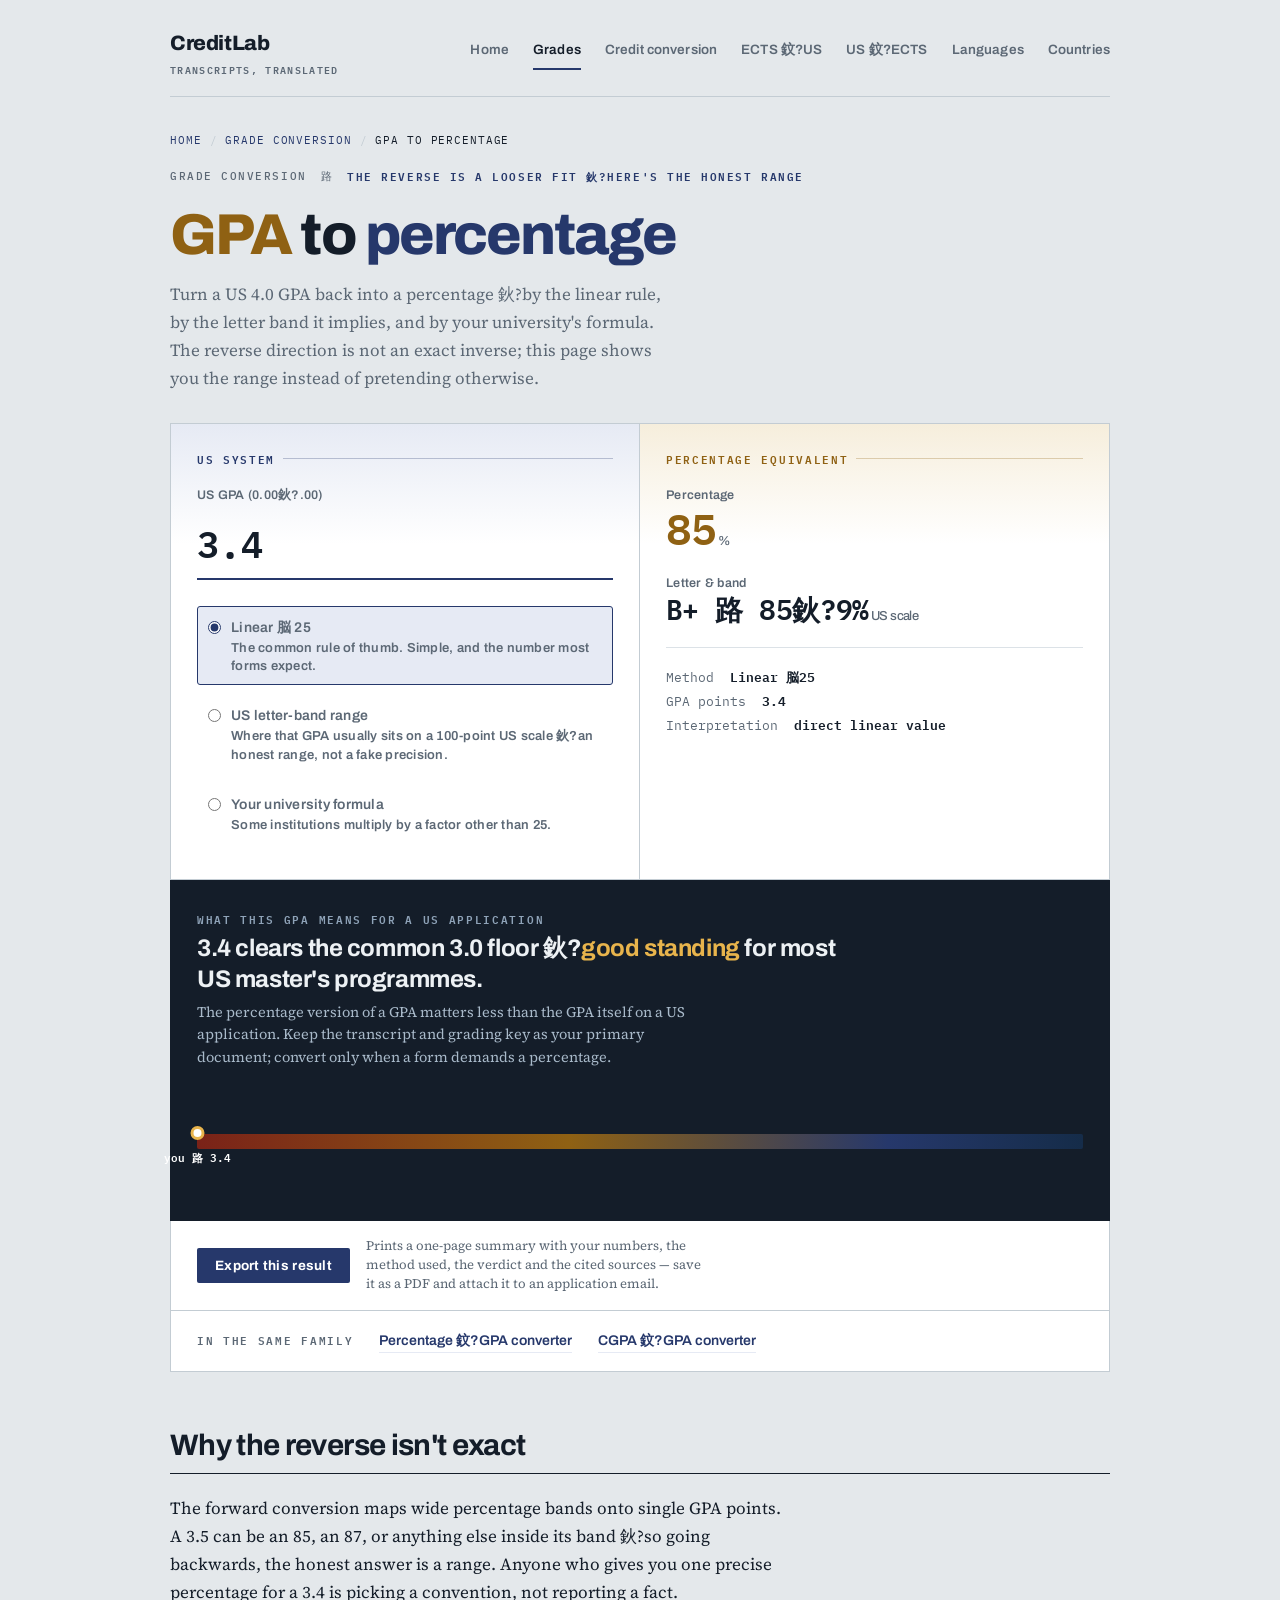
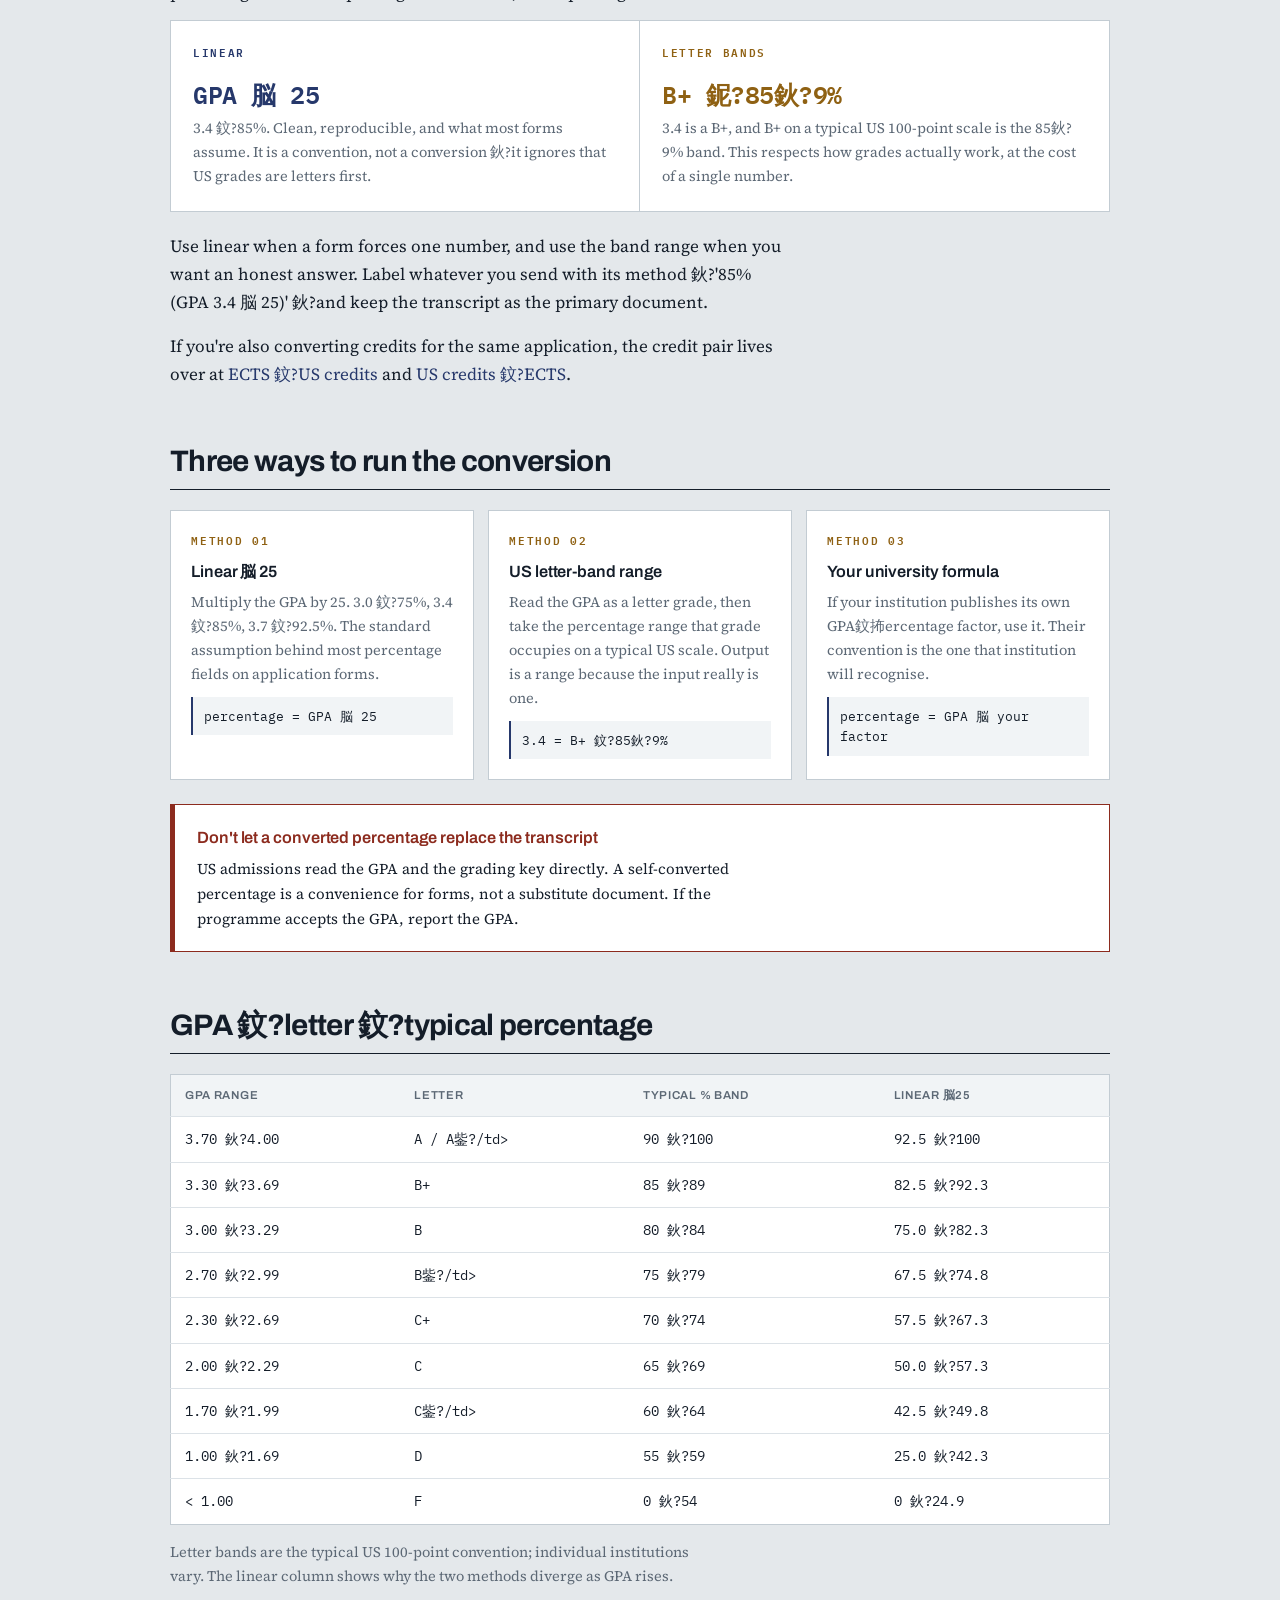
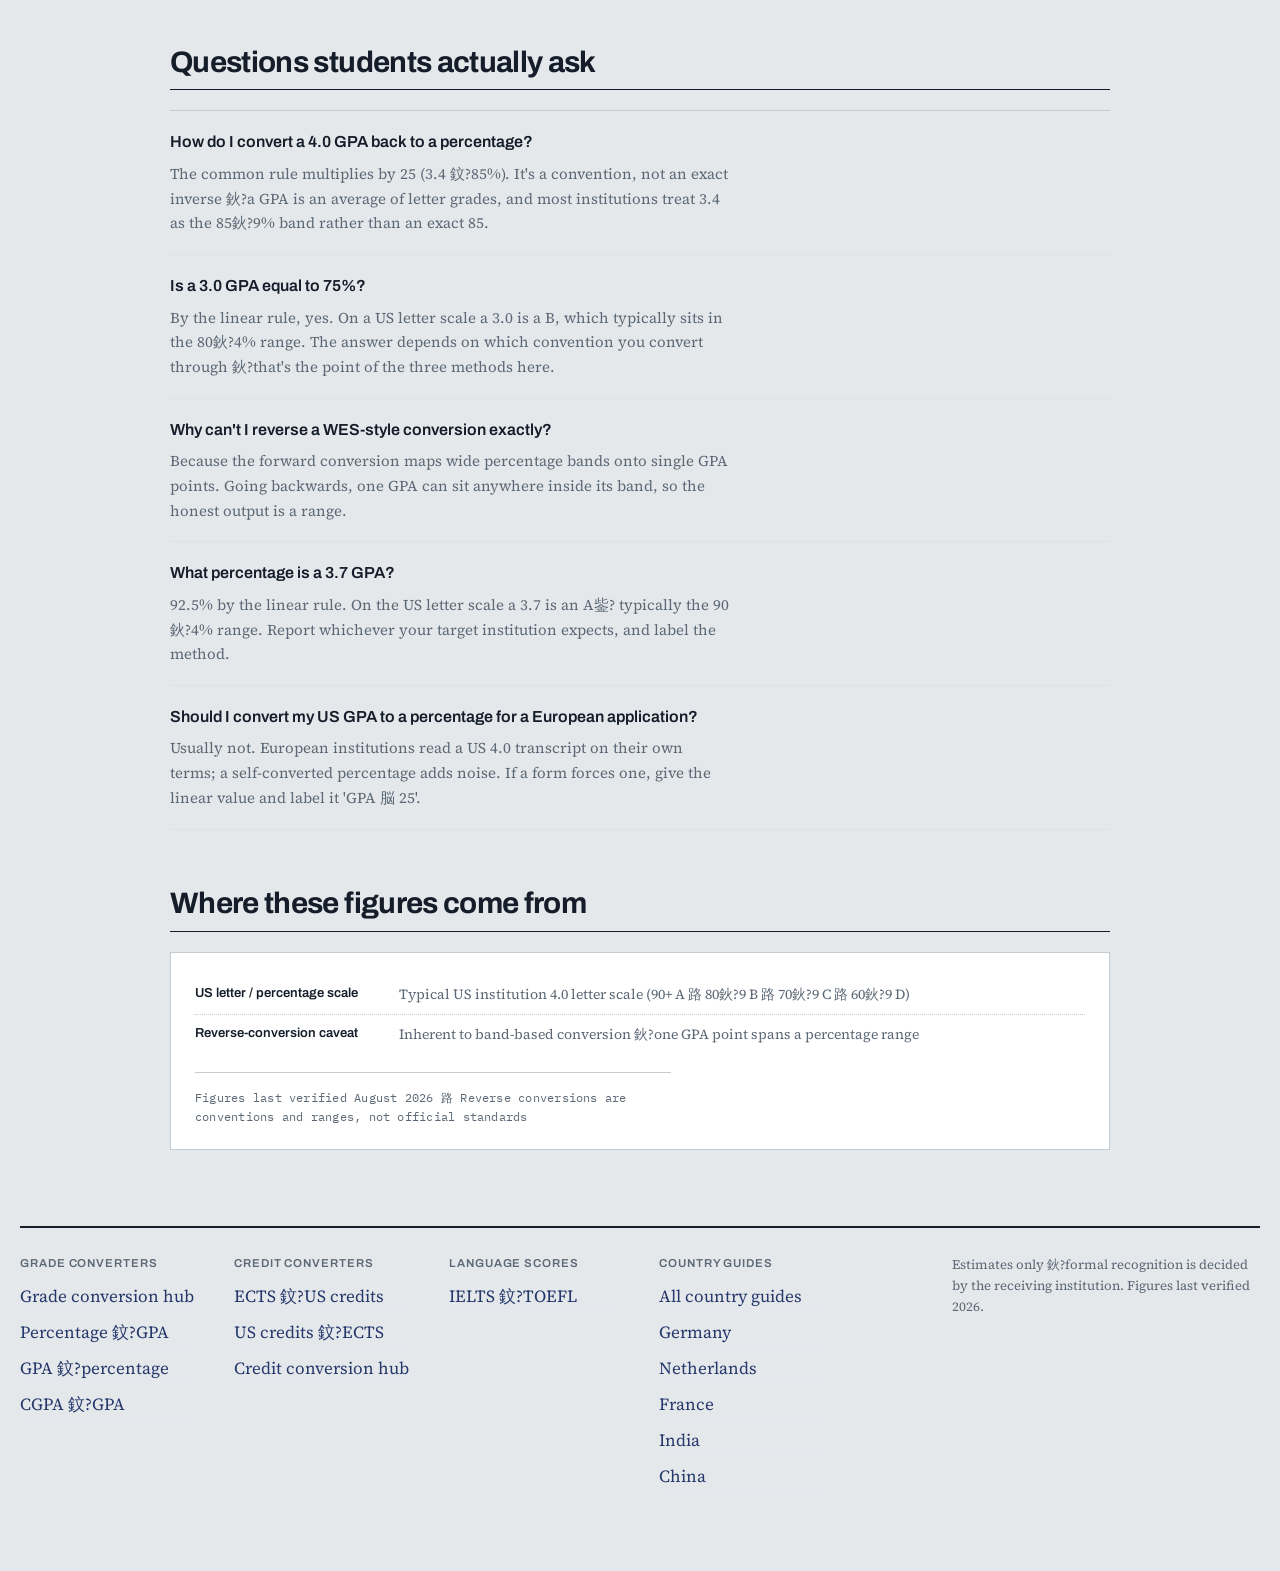
<file: gpa-to-percentage.html>
﻿<!DOCTYPE html>
<html lang="en">
<head>
<meta charset="UTF-8">
<meta name="viewport" content="width=device-width, initial-scale=1.0">
<title>GPA to Percentage Converter 鈥?US 4.0 GPA Back to a Percentage</title>
<meta name="description" content="Convert a US 4.0 GPA to a percentage. See the linear 脳25 result, the letter-band range, and your own university formula side by side 鈥?with the caveats on why the reverse isn't exact. Sources cited.">
<!-- TODO 涓婄嚎鍓嶆浛鎹㈡湰鏂囦欢鍐呮墍鏈?example.com 涓虹湡瀹炲煙鍚嶏紙canonical / og:url / schema 鍐呯殑 URL 鍏?5 澶勶級 -->
<link rel="canonical" href="https://example.com/gpa-to-percentage">

<meta property="og:type" content="website">
<meta property="og:url" content="https://example.com/gpa-to-percentage">
<meta property="og:title" content="GPA to Percentage Converter 鈥?US 4.0 GPA Back to a Percentage">
<meta property="og:description" content="GPA to percentage with the caveats included: linear, letter-band and university-formula results side by side.">
<meta name="twitter:card" content="summary">
<meta property="og:image" content="https://example.com/assets/og.png">
<meta property="og:image:width" content="1200">
<meta property="og:image:height" content="630">
<meta name="twitter:title" content="GPA to Percentage Converter">
<meta name="twitter:description" content="Three methods, with an honest note on why the reverse conversion isn't exact.">

<link rel="preconnect" href="https://fonts.googleapis.com">
<link rel="preconnect" href="https://fonts.gstatic.com" crossorigin>
<link href="https://fonts.googleapis.com/css2?family=Archivo:wght@500;600;700;800&family=Source+Serif+4:opsz,wght@8..60,400;8..60,600&family=IBM+Plex+Mono:wght@400;500;600&display=swap" rel="stylesheet">

<link rel="stylesheet" href="assets/css/site.css">
<link rel="icon" type="image/svg+xml" href="assets/favicon.svg">

<script type="application/ld+json">
{
  "@context": "https://schema.org",
  "@graph": [
    {
      "@type": "WebApplication",
      "@id": "https://example.com/gpa-to-percentage#tool",
      "name": "GPA to Percentage Converter",
      "url": "https://example.com/gpa-to-percentage",
      "applicationCategory": "EducationalApplication",
      "operatingSystem": "Any modern web browser",
      "isAccessibleForFree": true,
      "offers": { "@type": "Offer", "price": "0", "priceCurrency": "USD" },
      "featureList": [
        "US 4.0 GPA to percentage",
        "Linear, letter-band and university-formula methods",
        "Admissions readout against common US cutoffs"
      ]
    },
    {
      "@type": "BreadcrumbList",
      "itemListElement": [
        { "@type": "ListItem", "position": 1, "name": "Home", "item": "https://example.com/" },
        { "@type": "ListItem", "position": 2, "name": "Grade conversion", "item": "https://example.com/grade-conversion" },
        { "@type": "ListItem", "position": 3, "name": "GPA to percentage" }
      ]
    },
    {
      "@type": "WebPage",
      "@id": "https://example.com/gpa-to-percentage#page",
      "url": "https://example.com/gpa-to-percentage",
      "name": "GPA to Percentage Converter",
      "dateModified": "2026-08-12",
      "primaryImageOfPage": null,
      "mainEntity": { "@id": "https://example.com/gpa-to-percentage#tool" }
    },
    {
      "@type": "FAQPage",
      "mainEntity": [
        {
          "@type": "Question",
          "name": "How do I convert a 4.0 GPA back to a percentage?",
          "acceptedAnswer": {
            "@type": "Answer",
            "text": "The common rule multiplies by 25 (3.4 鈫?85%). The reverse is a looser fit than the forward direction, because a GPA is an average of letter grades while a percentage is one number 鈥?most institutions treat 3.4 as the '85鈥?9% band' rather than an exact 85."
          }
        },
        {
          "@type": "Question",
          "name": "Is a 3.0 GPA equal to 75%?",
          "acceptedAnswer": {
            "@type": "Answer",
            "text": "By the linear rule, yes. On a US letter scale a 3.0 is a B, which typically sits in the 80鈥?4% range on a 100-point scale. The answer depends entirely on which convention you're converting through."
          }
        },
        {
          "@type": "Question",
          "name": "Why can't I reverse a WES-style conversion exactly?",
          "acceptedAnswer": {
            "@type": "Answer",
            "text": "Because the forward conversion maps wide percentage bands onto single GPA points. Going backwards, one GPA can sit anywhere inside a percentage band, so the honest output is a range, not one number."
          }
        },
        {
          "@type": "Question",
          "name": "What percentage is a 3.7 GPA?",
          "acceptedAnswer": {
            "@type": "Answer",
            "text": "92.5% by the linear rule. On the US letter scale a 3.7 is an A鈭? which typically corresponds to the 90鈥?4% range. Report whichever your target institution expects, and label the method."
          }
        },
        {
          "@type": "Question",
          "name": "Should I convert my US GPA to a percentage for a European application?",
          "acceptedAnswer": {
            "@type": "Answer",
            "text": "Usually not. European applications are read on the institution's own terms 鈥?a US 4.0 transcript plus its grading key travels better than a self-converted percentage. If a form forces a percentage, give the linear value and add 'converted, GPA 脳25'."
          }
        }
      ]
    }
  ]
}
</script>

<style>
/* page-specific tweaks only; everything else lives in site.css */
</style>
</head>
<body>
<div class="wrap">

<header class="site-nav">
  <a class="brand" href="index.html">CreditLab<small>transcripts, translated</small></a>
  <nav aria-label="Converters">
    <a href="index.html">Home</a>
    <a href="grade-conversion.html" aria-current="page">Grades</a>
    <a href="credit-conversion.html">Credit conversion</a>
    <a href="ects-to-us-credits.html">ECTS 鈫?US</a>
    <a href="american-credit-hours-to-ects.html">US 鈫?ECTS</a>
    <a href="ielts-to-toefl.html">Languages</a>
    <a href="country-guides.html">Countries</a>
  </nav>
</header>

<div class="crumbs" aria-label="Breadcrumb">
  <ol>
    <li><a href="index.html">Home</a></li>
    <li><a href="grade-conversion.html">Grade conversion</a></li>
    <li><span aria-current="page">GPA to percentage</span></li>
  </ol>
</div>

<header class="mast">
  <div class="eyebrow">
    <span>Grade conversion</span>
    <span>路</span>
    <span><b>The reverse is a looser fit 鈥?here's the honest range</b></span>
  </div>
  <h1><span class="sys-us">GPA</span> to <span class="sys-eu">percentage</span></h1>
  <p class="standfirst">Turn a US 4.0 GPA back into a percentage 鈥?by the linear rule, by the letter band it implies, and by your university's formula. The reverse direction is not an exact inverse; this page shows you the range instead of pretending otherwise.</p>
</header>

<!-- ============ CONVERTER ============ -->
<div class="conv">
  <div class="pane pane-in">
    <div class="pane-tag">US system</div>

    <label for="gpa">US GPA (0.00鈥?.00)</label>
    <input type="number" id="gpa" value="3.4" min="0" max="4" step="0.01" inputmode="decimal">

    <div class="methods" role="radiogroup" aria-label="Conversion method">
      <label class="m on" for="m1">
        <input type="radio" name="method" id="m1" value="linear" checked>
        <span>
          <span class="m-name">Linear 脳 25</span>
          <span class="m-note">The common rule of thumb. Simple, and the number most forms expect.</span>
        </span>
      </label>

      <label class="m" for="m2">
        <input type="radio" name="method" id="m2" value="band">
        <span>
          <span class="m-name">US letter-band range</span>
          <span class="m-note">Where that GPA usually sits on a 100-point US scale 鈥?an honest range, not a fake precision.</span>
        </span>
      </label>

      <label class="m" for="m3">
        <input type="radio" name="method" id="m3" value="custom">
        <span>
          <span class="m-name">Your university formula</span>
          <span class="m-note">Some institutions multiply by a factor other than 25.</span>
        </span>
      </label>

      <div class="sub-fields" id="f-custom">
        <label for="factor">Multiply GPA by</label>
        <input type="number" id="factor" value="25" min="20" max="25" step="1">
        <p class="hint">A few institutions use 脳24 or 脳25.5-style adjustments; if yours publishes a factor, use it. Otherwise stick with 脳25.</p>
      </div>
    </div>
  </div>

  <div class="pane pane-out" aria-live="polite">
    <div class="pane-tag">Percentage equivalent</div>

    <div class="readout">
      <div class="r-label">Percentage</div>
      <div class="r-value" id="pct">85<span class="r-unit">%</span></div>
    </div>

    <div class="readout">
      <div class="r-label">Letter &amp; band</div>
      <div class="r-value minor" id="band">B+ 路 85鈥?9%<span class="r-unit">US scale</span></div>
    </div>

    <div class="workload">
      <div>Method &nbsp;<b id="m-name">Linear 脳25</b></div>
      <div>GPA points &nbsp;<b id="points">3.4</b></div>
      <div>Interpretation &nbsp;<b id="sum">direct linear value</b></div>
    </div>
  </div>
</div>

<!-- ============ VERDICT ============ -->
<div class="verdictbox">
  <div class="verdictbox-tag">What this GPA means for a US application</div>
  <div aria-live="polite">
    <p class="gverdict" id="verdict">3.4 clears the common 3.0 floor 鈥?<em>good standing</em> for most US master's programmes.</p>
    <p class="gverdict-note" id="verdict-note">The percentage version of a GPA matters less than the GPA itself on a US application. Keep the transcript and grading key as your primary document; convert only when a form demands a percentage.</p>
  </div>

  <div class="gscale" id="gscale">
    <div class="gtrack"></div>
    <div id="gticks"></div>
    <div class="you" id="you" style="left:0%">
      <div class="you-dot"></div>
      <div class="you-lab" id="you-lab">you 路 3.4</div>
    </div>
  </div>
</div>

<div class="related">
  <span class="rel-tag">In the same family</span>
  <a href="percentage-to-gpa.html">Percentage 鈫?GPA converter</a>
  <a href="cgpa-to-gpa.html">CGPA 鈫?GPA converter</a>
</div>

<!-- ============ WHY REVERSE ISN'T EXACT ============ -->
<section>
  <h2>Why the reverse isn't exact</h2>
  <p>The forward conversion maps wide percentage bands onto single GPA points. A 3.5 can be an 85, an 87, or anything else inside its band 鈥?so going backwards, the honest answer is a range. Anyone who gives you one precise percentage for a 3.4 is picking a convention, not reporting a fact.</p>

  <div class="split">
    <div>
      <div class="sys-name">Linear</div>
      <div class="unit">GPA 脳 25</div>
      <p>3.4 鈫?85%. Clean, reproducible, and what most forms assume. It is a convention, not a conversion 鈥?it ignores that US grades are letters first.</p>
    </div>
    <div>
      <div class="sys-name">Letter bands</div>
      <div class="unit">B+ 鈮?85鈥?9%</div>
      <p>3.4 is a B+, and B+ on a typical US 100-point scale is the 85鈥?9% band. This respects how grades actually work, at the cost of a single number.</p>
    </div>
  </div>

  <p style="margin-top:20px">Use linear when a form forces one number, and use the band range when you want an honest answer. Label whatever you send with its method 鈥?'85% (GPA 3.4 脳 25)' 鈥?and keep the transcript as the primary document.</p>

  <p style="margin-top:16px">If you're also converting credits for the same application, the credit pair lives over at <a href="ects-to-us-credits.html">ECTS 鈫?US credits</a> and <a href="american-credit-hours-to-ects.html">US credits 鈫?ECTS</a>.</p>
</section>

<!-- ============ METHODS ============ -->
<section>
  <h2>Three ways to run the conversion</h2>
  <div class="cards">
    <div class="card">
      <div class="num">METHOD 01</div>
      <h3>Linear 脳 25</h3>
      <p>Multiply the GPA by 25. 3.0 鈫?75%, 3.4 鈫?85%, 3.7 鈫?92.5%. The standard assumption behind most percentage fields on application forms.</p>
      <div class="formula">percentage = GPA 脳 25</div>
    </div>
    <div class="card">
      <div class="num">METHOD 02</div>
      <h3>US letter-band range</h3>
      <p>Read the GPA as a letter grade, then take the percentage range that grade occupies on a typical US scale. Output is a range because the input really is one.</p>
      <div class="formula">3.4 = B+ 鈫?85鈥?9%</div>
    </div>
    <div class="card">
      <div class="num">METHOD 03</div>
      <h3>Your university formula</h3>
      <p>If your institution publishes its own GPA鈫抪ercentage factor, use it. Their convention is the one that institution will recognise.</p>
      <div class="formula">percentage = GPA 脳 your factor</div>
    </div>
  </div>

  <div class="warn">
    <h3>Don't let a converted percentage replace the transcript</h3>
    <p>US admissions read the GPA and the grading key directly. A self-converted percentage is a convenience for forms, not a substitute document. If the programme accepts the GPA, report the GPA.</p>
  </div>
</section>

<!-- ============ REFERENCE ============ -->
<section>
  <h2>GPA 鈫?letter 鈫?typical percentage</h2>
  <table>
    <thead>
      <tr><th>GPA range</th><th>Letter</th><th>Typical % band</th><th>Linear 脳25</th></tr>
    </thead>
    <tbody>
      <tr><td>3.70 鈥?4.00</td><td>A / A鈭?/td><td>90 鈥?100</td><td>92.5 鈥?100</td></tr>
      <tr><td>3.30 鈥?3.69</td><td>B+</td><td>85 鈥?89</td><td>82.5 鈥?92.3</td></tr>
      <tr><td>3.00 鈥?3.29</td><td>B</td><td>80 鈥?84</td><td>75.0 鈥?82.3</td></tr>
      <tr><td>2.70 鈥?2.99</td><td>B鈭?/td><td>75 鈥?79</td><td>67.5 鈥?74.8</td></tr>
      <tr><td>2.30 鈥?2.69</td><td>C+</td><td>70 鈥?74</td><td>57.5 鈥?67.3</td></tr>
      <tr><td>2.00 鈥?2.29</td><td>C</td><td>65 鈥?69</td><td>50.0 鈥?57.3</td></tr>
      <tr><td>1.70 鈥?1.99</td><td>C鈭?/td><td>60 鈥?64</td><td>42.5 鈥?49.8</td></tr>
      <tr><td>1.00 鈥?1.69</td><td>D</td><td>55 鈥?59</td><td>25.0 鈥?42.3</td></tr>
      <tr><td>&lt; 1.00</td><td>F</td><td>0 鈥?54</td><td>0 鈥?24.9</td></tr>
    </tbody>
  </table>
  <p style="margin-top:16px;font-size:14.5px;color:var(--muted)">Letter bands are the typical US 100-point convention; individual institutions vary. The linear column shows why the two methods diverge as GPA rises.</p>
</section>

<!-- ============ FAQ ============ -->
<section>
  <h2>Questions students actually ask</h2>
  <dl class="faq">
    <div>
      <dt>How do I convert a 4.0 GPA back to a percentage?</dt>
      <dd>The common rule multiplies by 25 (3.4 鈫?85%). It's a convention, not an exact inverse 鈥?a GPA is an average of letter grades, and most institutions treat 3.4 as the 85鈥?9% band rather than an exact 85.</dd>
    </div>
    <div>
      <dt>Is a 3.0 GPA equal to 75%?</dt>
      <dd>By the linear rule, yes. On a US letter scale a 3.0 is a B, which typically sits in the 80鈥?4% range. The answer depends on which convention you convert through 鈥?that's the point of the three methods here.</dd>
    </div>
    <div>
      <dt>Why can't I reverse a WES-style conversion exactly?</dt>
      <dd>Because the forward conversion maps wide percentage bands onto single GPA points. Going backwards, one GPA can sit anywhere inside its band, so the honest output is a range.</dd>
    </div>
    <div>
      <dt>What percentage is a 3.7 GPA?</dt>
      <dd>92.5% by the linear rule. On the US letter scale a 3.7 is an A鈭? typically the 90鈥?4% range. Report whichever your target institution expects, and label the method.</dd>
    </div>
    <div>
      <dt>Should I convert my US GPA to a percentage for a European application?</dt>
      <dd>Usually not. European institutions read a US 4.0 transcript on their own terms; a self-converted percentage adds noise. If a form forces one, give the linear value and label it 'GPA 脳 25'.</dd>
    </div>
  </dl>
</section>

<!-- ============ SOURCES ============ -->
<section>
  <h2>Where these figures come from</h2>
  <div class="sources">
    <ul>
      <li><span class="what">US letter / percentage scale</span><span class="who">Typical US institution 4.0 letter scale (90+ A 路 80鈥?9 B 路 70鈥?9 C 路 60鈥?9 D)</span></li>
      <li><span class="what">Reverse-conversion caveat</span><span class="who">Inherent to band-based conversion 鈥?one GPA point spans a percentage range</span></li>
    </ul>
    <p class="verified">Figures last verified August 2026 路 Reverse conversions are conventions and ranges, not official standards</p>
  </div>
</section>

</div>

<footer class="site-foot">
  <div class="foot-col">
    <strong>Grade converters</strong>
    <a href="grade-conversion.html">Grade conversion hub</a>
    <a href="percentage-to-gpa.html">Percentage 鈫?GPA</a>
    <a href="gpa-to-percentage.html">GPA 鈫?percentage</a>
    <a href="cgpa-to-gpa.html">CGPA 鈫?GPA</a>
  </div>
  <div class="foot-col">
    <strong>Credit converters</strong>
    <a href="ects-to-us-credits.html">ECTS 鈫?US credits</a>
    <a href="american-credit-hours-to-ects.html">US credits 鈫?ECTS</a>
    <a href="credit-conversion.html">Credit conversion hub</a>
  </div>
  <div class="foot-col">
    <strong>Language scores</strong>
    <a href="ielts-to-toefl.html">IELTS 鈫?TOEFL</a>
  </div>
  <div class="foot-col">
    <strong>Country guides</strong>
    <a href="country-guides.html">All country guides</a>
    <a href="germany-to-gpa.html">Germany</a>
    <a href="netherlands-to-gpa.html">Netherlands</a>
    <a href="france-to-gpa.html">France</a>
    <a href="india-to-gpa.html">India</a>
    <a href="china-to-gpa.html">China</a>
  </div>
  <p class="foot-note">Estimates only 鈥?formal recognition is decided by the receiving institution. Figures last verified <span data-year>2026</span>.</p>
</footer>

<script>
(function(){
  'use strict';
  var $ = function(id){ return document.getElementById(id); };
  var gpa = $('gpa'), factor = $('factor');
  var pct = $('pct'), band = $('band'), mName = $('m-name'), points = $('points'), sum = $('sum');
  var verdict = $('verdict'), vNote = $('verdict-note'), you = $('you'), youLab = $('you-lab'), gticks = $('gticks');

  // letter from GPA + typical percentage band (US scale)
  function bandOf(g){
    if(g >= 3.7) return {l:'A', lo:90, hi:100};
    if(g >= 3.3) return {l:'B+', lo:85, hi:89};
    if(g >= 3.0) return {l:'B',  lo:80, hi:84};
    if(g >= 2.7) return {l:'B鈭?, lo:75, hi:79};
    if(g >= 2.3) return {l:'C+', lo:70, hi:74};
    if(g >= 2.0) return {l:'C',  lo:65, hi:69};
    if(g >= 1.7) return {l:'C鈭?, lo:60, hi:64};
    if(g >= 1.0) return {l:'D',  lo:55, hi:59};
    return {l:'F', lo:0, hi:54};
  }

  function currentMethod(){
    var r = document.querySelector('input[name=method]:checked');
    return r ? r.value : 'linear';
  }

  function renderTicks(){
    gticks.innerHTML = '';
    [[2.0,'pass'],[3.0,'common floor'],[3.5,'top-50 ideal'],[4.0,'maximum']].forEach(function(t){
      var d = document.createElement('div');
      d.className = 'gtick';
      d.style.left = (t[0]/4*100) + '%';
      d.innerHTML = '<div class="gtick-lab" style="left:0"><b>' + t[0] + '</b>' + t[1] + '</div>';
      gticks.appendChild(d);
    });
  }

  function writeVerdict(g){
    var v, n;
    if(!(g > 0)){
      v = 'Enter a GPA to see where it lands.';
      n = 'The scale runs 0鈥?.0, marked with the cutoffs most US graduate programmes actually use.';
    } else if(g < 2.0){
      v = 'Below <em>2.0</em> 鈥?under the floor for most US graduate programmes.';
      n = 'At this level the rest of the application has to carry the load. Some programmes do look past the number.';
    } else if(g < 3.0){
      v = '<em>' + g.toFixed(2) + '</em> 鈥?passes a few programme floors, but most competitive admissions want more.';
      n = 'The common 3.0 minimum is still ahead. Programmes that weigh the whole file rather than a cutoff are where a total like this competes.';
    } else if(g < 3.5){
      v = '<em>' + g.toFixed(2) + '</em> 鈥?clears the common 3.0 floor, good standing for most US master\u2019s programmes.';
      n = 'Selective programmes and many top-50 departments start closer to 3.5. The exact decimals depend on the evaluator\u2019s course-by-course read.';
    } else if(g < 3.7){
      v = '<em>' + g.toFixed(2) + '</em> 鈥?competitive for selective programmes and most top-50 master\u2019s.';
      n = 'You clear the informal 3.5 line used by many competitive departments.';
    } else if(g < 4.0){
      v = '<em>' + g.toFixed(2) + '</em> 鈥?strong, at the level most competitive programmes want.';
      n = 'Firmly competitive across the board; the number is not the constraint.';
    } else {
      v = '<em>4.0</em> 鈥?the top of the scale.';
      n = 'An exceptional record. The transcript behind it matters more than the last decimal.';
    }
    verdict.innerHTML = v;
    vNote.textContent = n;
  }

  function compute(){
    var method = currentMethod();
    var g = parseFloat(gpa.value) || 0;
    var name, out, sumTxt;

    if(method === 'linear'){
      name = 'Linear 脳25';
      out = (g*25).toFixed(1).replace(/\.0$/,'');
      sumTxt = 'direct linear value';
    } else if(method === 'band'){
      var b = bandOf(g);
      name = 'US letter band';
      out = b.lo + '鈥? + b.hi + '%';
      sumTxt = 'range, not a point';
    } else {
      var f = parseFloat(factor.value) || 25;
      name = 'GPA 脳' + f;
      out = (g*f).toFixed(1).replace(/\.0$/,'');
      sumTxt = 'university factor';
    }

    pct.innerHTML = out + '<span class="r-unit">%</span>';
    band.innerHTML = bandOf(g).l + ' 路 ' + bandOf(g).lo + '鈥? + bandOf(g).hi + '%<span class="r-unit">US scale</span>';
    mName.textContent = name;
    points.textContent = g.toFixed(2);
    sum.textContent = sumTxt;

    var pct2 = (g/4)*100;
    you.style.left = Math.max(0, Math.min(100, pct2)) + '%';
    you.style.visibility = g > 0 ? 'visible' : 'hidden';
    youLab.textContent = 'you 路 ' + g.toFixed(2);

    writeVerdict(g);
  }

  var radios = document.querySelectorAll('input[name=method]');
  Array.prototype.forEach.call(radios, function(r){
    r.addEventListener('change', function(){
      Array.prototype.forEach.call(document.querySelectorAll('.conv .m'), function(m){ m.classList.remove('on'); });
      r.closest('.m').classList.add('on');
      $('f-custom').classList.toggle('show', r.value === 'custom');
      compute();
    });
  });

  gpa.addEventListener('input', compute);
  factor.addEventListener('change', compute);

  renderTicks();
  compute();
})();
</script>
<script defer src="assets/js/site.js"></script>
</body>
</html>
</file>
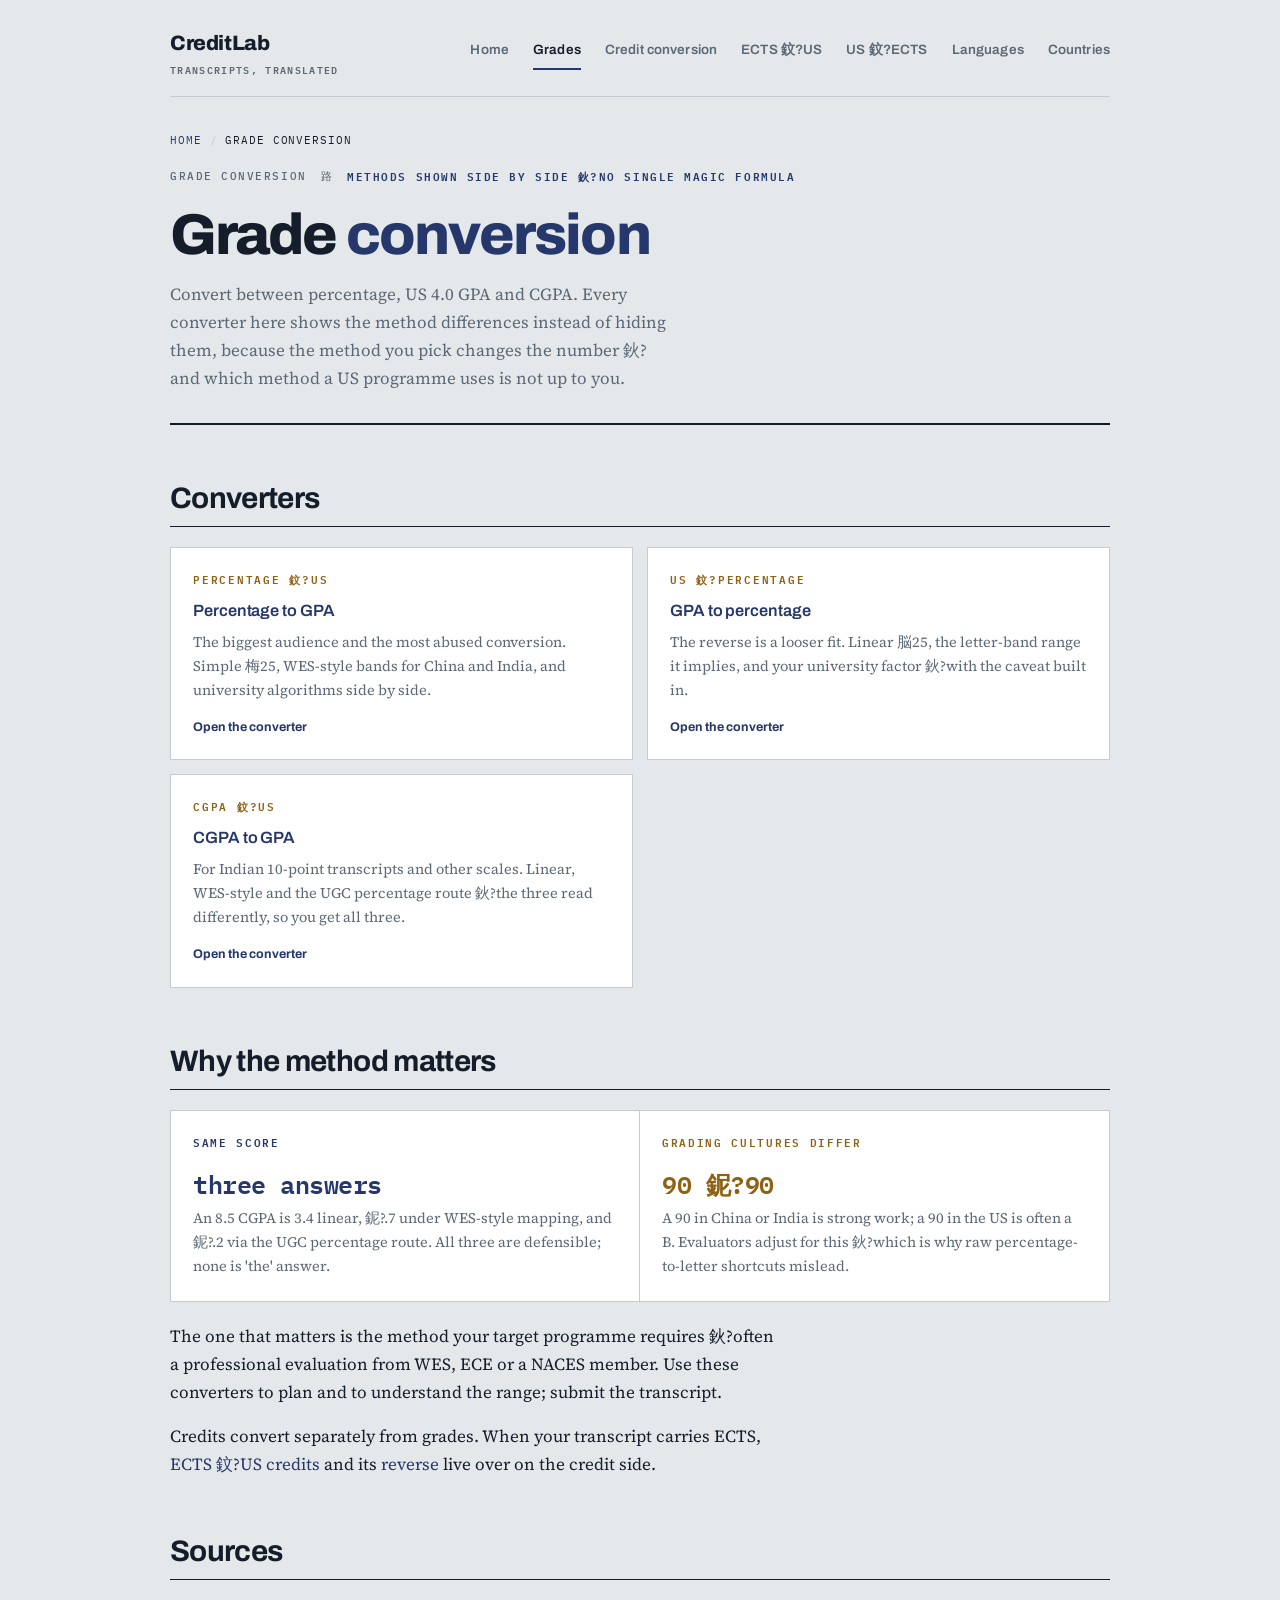
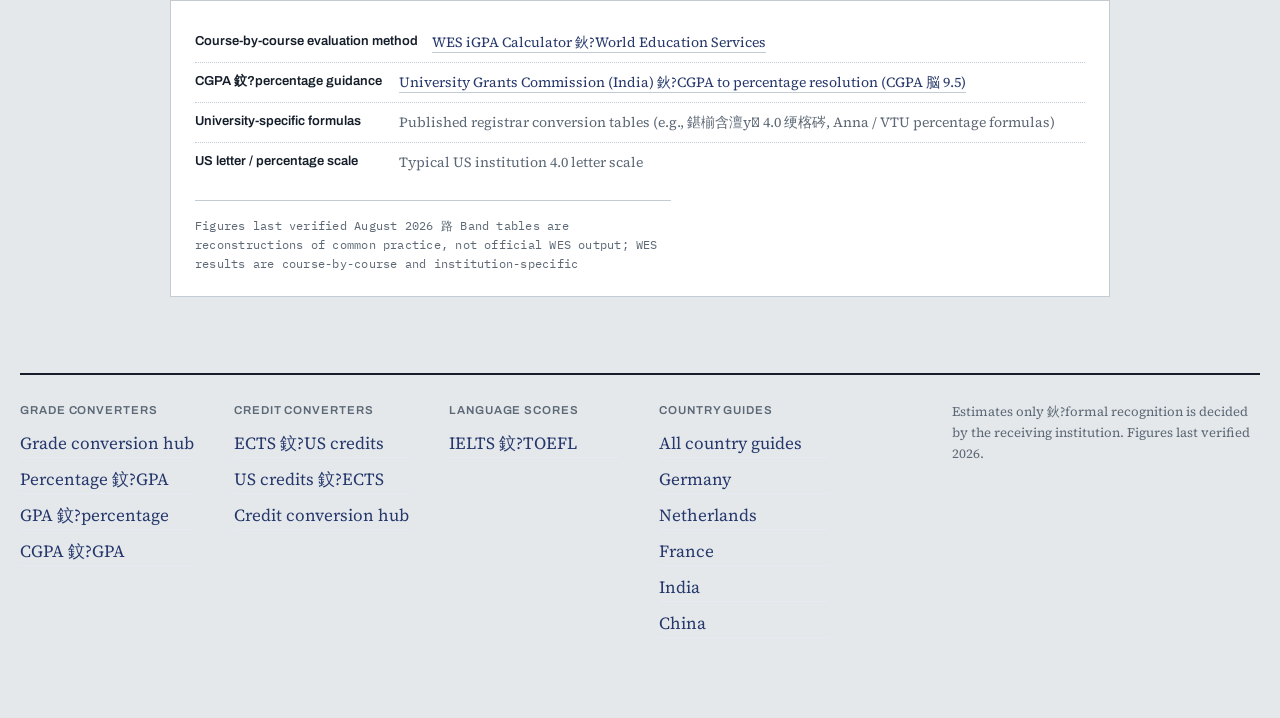
<file: grade-conversion.html>
﻿<!DOCTYPE html>
<html lang="en">
<head>
<meta charset="UTF-8">
<meta name="viewport" content="width=device-width, initial-scale=1.0">
<title>Grade conversion hub 鈥?Percentage, GPA &amp; CGPA</title>
<meta name="description" content="Convert between percentage, US 4.0 GPA and CGPA with the methods shown side by side, and the caveats included. Sources cited.">
<!-- TODO 涓婄嚎鍓嶆浛鎹㈡湰鏂囦欢鍐呮墍鏈?example.com 涓虹湡瀹炲煙鍚嶏紙canonical / og:url 鍏?2 澶勶級 -->
<link rel="canonical" href="https://example.com/grade-conversion">

<meta property="og:type" content="website">
<meta property="og:url" content="https://example.com/grade-conversion">
<meta property="og:title" content="Grade conversion hub 鈥?Percentage, GPA &amp; CGPA">
<meta property="og:description" content="Percentage 鈫?GPA 鈫?CGPA converters, with the method differences and caveats included.">
<meta name="twitter:card" content="summary">
<meta property="og:image" content="https://example.com/assets/og.png">
<meta property="og:image:width" content="1200">
<meta property="og:image:height" content="630">

<link rel="preconnect" href="https://fonts.googleapis.com">
<link rel="preconnect" href="https://fonts.gstatic.com" crossorigin>
<link href="https://fonts.googleapis.com/css2?family=Archivo:wght@500;600;700;800&family=Source+Serif+4:opsz,wght@8..60,400;8..60,600&family=IBM+Plex+Mono:wght@400;500;600&display=swap" rel="stylesheet">

<link rel="stylesheet" href="assets/css/site.css">
<link rel="icon" type="image/svg+xml" href="assets/favicon.svg">

<style>
.hub{display:grid;grid-template-columns:1fr 1fr;gap:14px;margin-top:10px}
.hub a{
  background:var(--card);border:1.5px solid var(--rule);padding:22px;
  display:block;color:var(--ink);text-decoration:none;
}
.hub a:hover{border-color:var(--eu)}
.hub .dir{
  font-family:var(--mono);font-size:11px;font-weight:600;letter-spacing:.16em;
  text-transform:uppercase;color:var(--us);display:block;margin-bottom:10px;
}
.hub h3{color:var(--eu);margin-bottom:6px}
.hub p{font-size:14.5px;color:var(--muted);margin-bottom:0}
.hub .go{
  font-family:var(--display);font-size:12.5px;font-weight:700;color:var(--eu);
  display:block;margin-top:14px;
}
.hub .go::after{content:" 鈫?}
.hub .wide{grid-column:1 / -1}

@media (max-width:760px){ .hub{grid-template-columns:1fr} .hub .wide{grid-column:auto} }
</style>
</head>
<body>
<div class="wrap">

<header class="site-nav">
  <a class="brand" href="index.html">CreditLab<small>transcripts, translated</small></a>
  <nav aria-label="Converters">
    <a href="index.html">Home</a>
    <a href="grade-conversion.html" aria-current="page">Grades</a>
    <a href="credit-conversion.html">Credit conversion</a>
    <a href="ects-to-us-credits.html">ECTS 鈫?US</a>
    <a href="american-credit-hours-to-ects.html">US 鈫?ECTS</a>
    <a href="ielts-to-toefl.html">Languages</a>
    <a href="country-guides.html">Countries</a>
  </nav>
</header>

<div class="crumbs" aria-label="Breadcrumb">
  <ol>
    <li><a href="index.html">Home</a></li>
    <li><span aria-current="page">Grade conversion</span></li>
  </ol>
</div>

<header class="mast">
  <div class="eyebrow">
    <span>Grade conversion</span>
    <span>路</span>
    <span><b>Methods shown side by side 鈥?no single magic formula</b></span>
  </div>
  <h1>Grade <span class="sys-eu">conversion</span></h1>
  <p class="standfirst">Convert between percentage, US 4.0 GPA and CGPA. Every converter here shows the method differences instead of hiding them, because the method you pick changes the number 鈥?and which method a US programme uses is not up to you.</p>
</header>

<section>
  <h2>Converters</h2>
  <div class="hub">
    <a href="percentage-to-gpa.html">
      <span class="dir">Percentage 鈫?US</span>
      <h3>Percentage to GPA</h3>
      <p>The biggest audience and the most abused conversion. Simple 梅25, WES-style bands for China and India, and university algorithms side by side.</p>
      <span class="go">Open the converter</span>
    </a>

    <a href="gpa-to-percentage.html">
      <span class="dir">US 鈫?Percentage</span>
      <h3>GPA to percentage</h3>
      <p>The reverse is a looser fit. Linear 脳25, the letter-band range it implies, and your university factor 鈥?with the caveat built in.</p>
      <span class="go">Open the converter</span>
    </a>

    <a href="cgpa-to-gpa.html" class="wide">
      <span class="dir">CGPA 鈫?US</span>
      <h3>CGPA to GPA</h3>
      <p>For Indian 10-point transcripts and other scales. Linear, WES-style and the UGC percentage route 鈥?the three read differently, so you get all three.</p>
      <span class="go">Open the converter</span>
    </a>
  </div>
</section>

<section>
  <h2>Why the method matters</h2>
  <div class="split">
    <div>
      <div class="sys-name">Same score</div>
      <div class="unit">three answers</div>
      <p>An 8.5 CGPA is 3.4 linear, 鈮?.7 under WES-style mapping, and 鈮?.2 via the UGC percentage route. All three are defensible; none is 'the' answer.</p>
    </div>
    <div>
      <div class="sys-name">Grading cultures differ</div>
      <div class="unit">90 鈮?90</div>
      <p>A 90 in China or India is strong work; a 90 in the US is often a B. Evaluators adjust for this 鈥?which is why raw percentage-to-letter shortcuts mislead.</p>
    </div>
  </div>

  <p style="margin-top:20px">The one that matters is the method your target programme requires 鈥?often a professional evaluation from WES, ECE or a NACES member. Use these converters to plan and to understand the range; submit the transcript.</p>

  <p style="margin-top:16px">Credits convert separately from grades. When your transcript carries ECTS, <a href="ects-to-us-credits.html">ECTS 鈫?US credits</a> and its <a href="american-credit-hours-to-ects.html">reverse</a> live over on the credit side.</p>
</section>

<section>
  <h2>Sources</h2>
  <div class="sources">
    <ul>
      <li><span class="what">Course-by-course evaluation method</span><span class="who"><a href="https://apps.wes.org/igpa-calculator/" rel="nofollow noopener" target="_blank">WES iGPA Calculator 鈥?World Education Services</a></span></li>
      <li><span class="what">CGPA 鈫?percentage guidance</span><span class="who"><a href="https://www.ugc.gov.in/" rel="nofollow noopener" target="_blank">University Grants Commission (India) 鈥?CGPA to percentage resolution (CGPA 脳 9.5)</a></span></li>
      <li><span class="what">University-specific formulas</span><span class="who">Published registrar conversion tables (e.g., 鍖椾含澶у 4.0 绠楁硶, Anna / VTU percentage formulas)</span></li>
      <li><span class="what">US letter / percentage scale</span><span class="who">Typical US institution 4.0 letter scale</span></li>
    </ul>
    <p class="verified">Figures last verified August 2026 路 Band tables are reconstructions of common practice, not official WES output; WES results are course-by-course and institution-specific</p>
  </div>
</section>

</div>

<footer class="site-foot">
  <div class="foot-col">
    <strong>Grade converters</strong>
    <a href="grade-conversion.html">Grade conversion hub</a>
    <a href="percentage-to-gpa.html">Percentage 鈫?GPA</a>
    <a href="gpa-to-percentage.html">GPA 鈫?percentage</a>
    <a href="cgpa-to-gpa.html">CGPA 鈫?GPA</a>
  </div>
  <div class="foot-col">
    <strong>Credit converters</strong>
    <a href="ects-to-us-credits.html">ECTS 鈫?US credits</a>
    <a href="american-credit-hours-to-ects.html">US credits 鈫?ECTS</a>
    <a href="credit-conversion.html">Credit conversion hub</a>
  </div>
  <div class="foot-col">
    <strong>Language scores</strong>
    <a href="ielts-to-toefl.html">IELTS 鈫?TOEFL</a>
  </div>
  <div class="foot-col">
    <strong>Country guides</strong>
    <a href="country-guides.html">All country guides</a>
    <a href="germany-to-gpa.html">Germany</a>
    <a href="netherlands-to-gpa.html">Netherlands</a>
    <a href="france-to-gpa.html">France</a>
    <a href="india-to-gpa.html">India</a>
    <a href="china-to-gpa.html">China</a>
  </div>
  <p class="foot-note">Estimates only 鈥?formal recognition is decided by the receiving institution. Figures last verified <span data-year>2026</span>.</p>
</footer>

<script defer src="assets/js/site.js"></script>
</body>
</html>
</file>
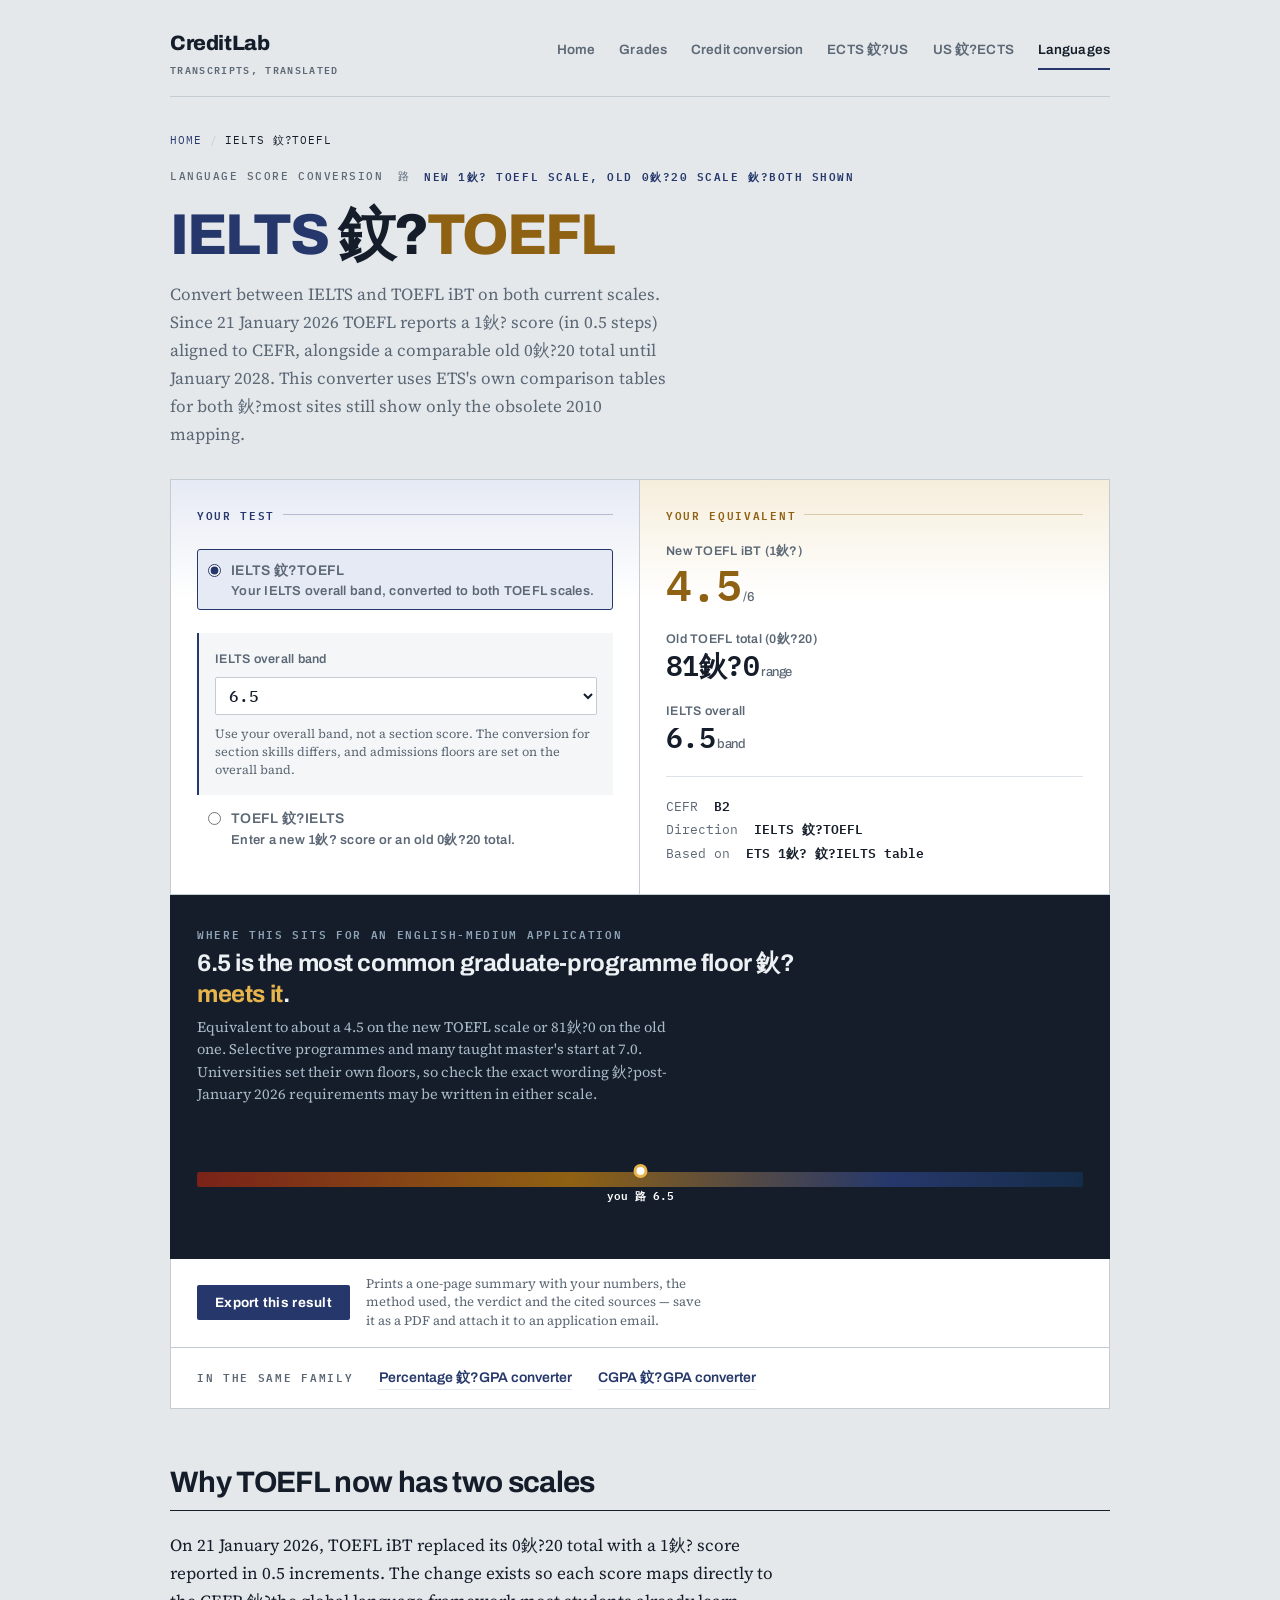
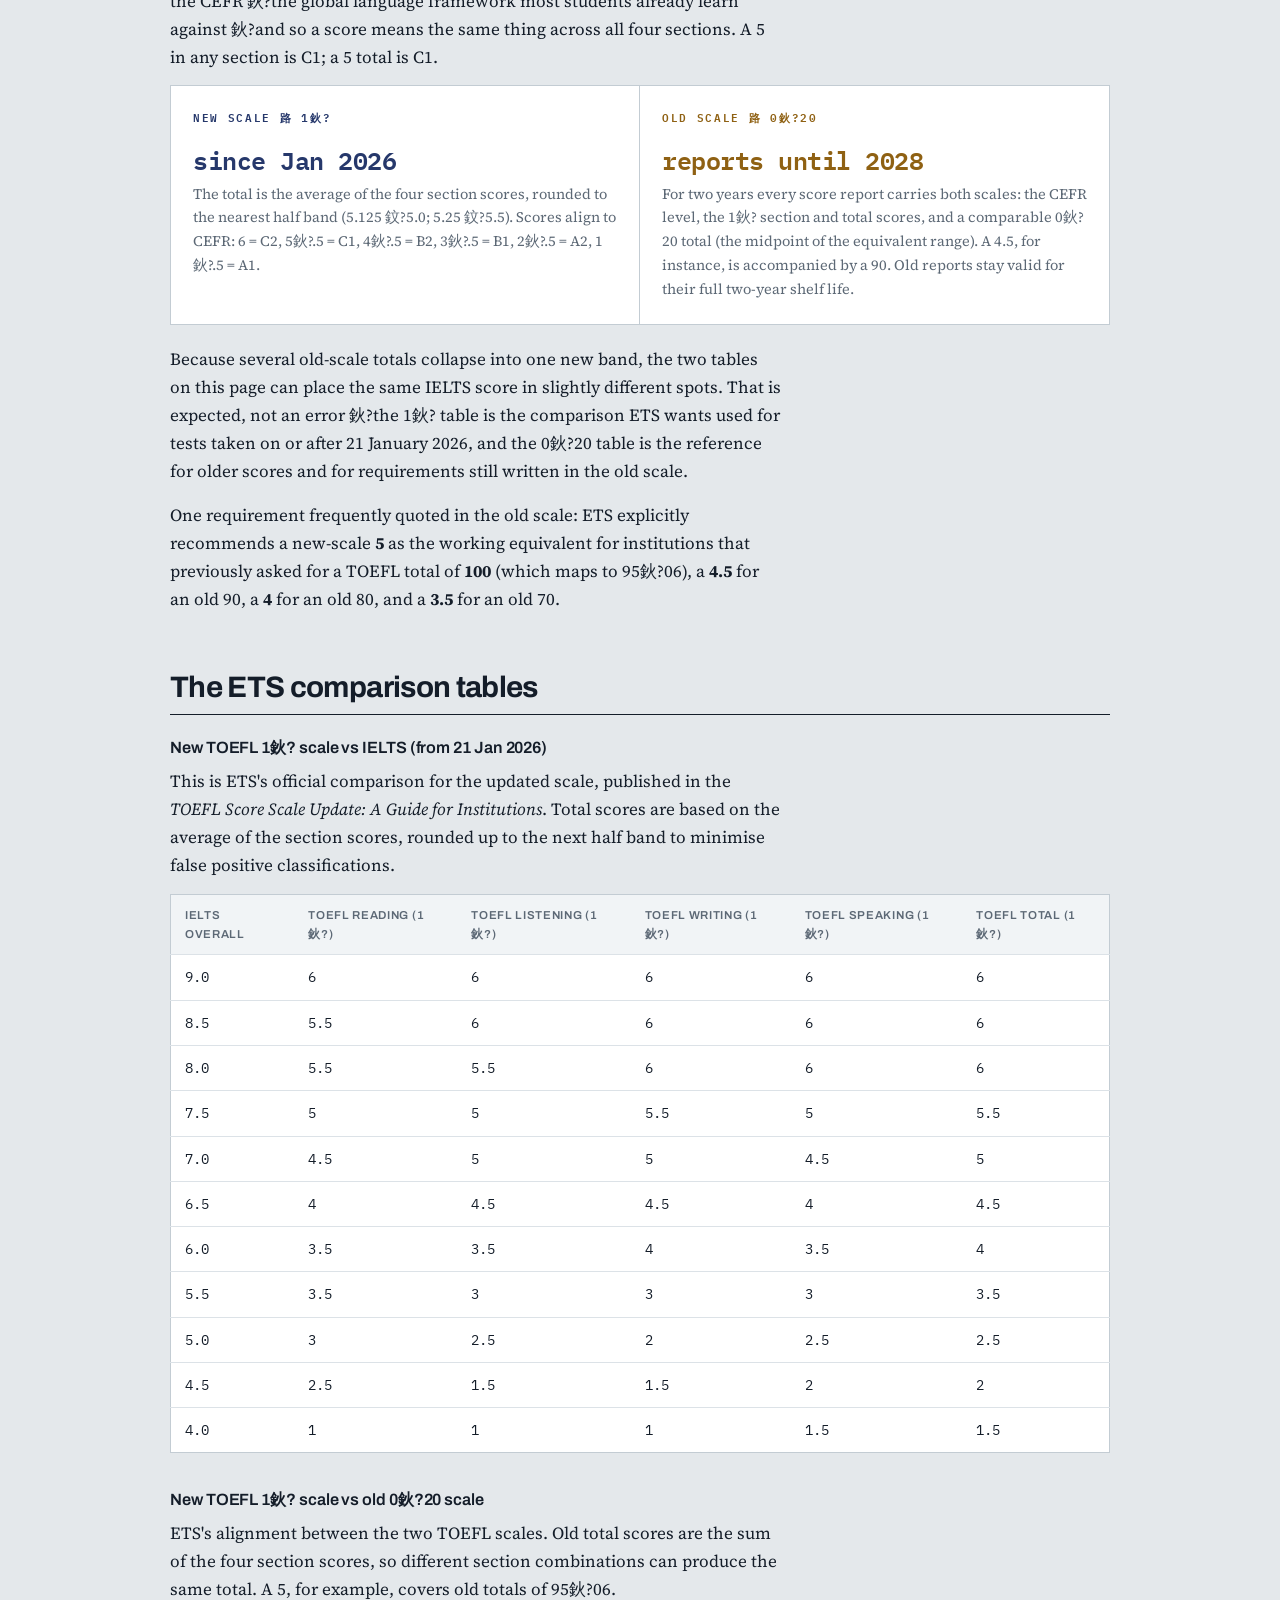
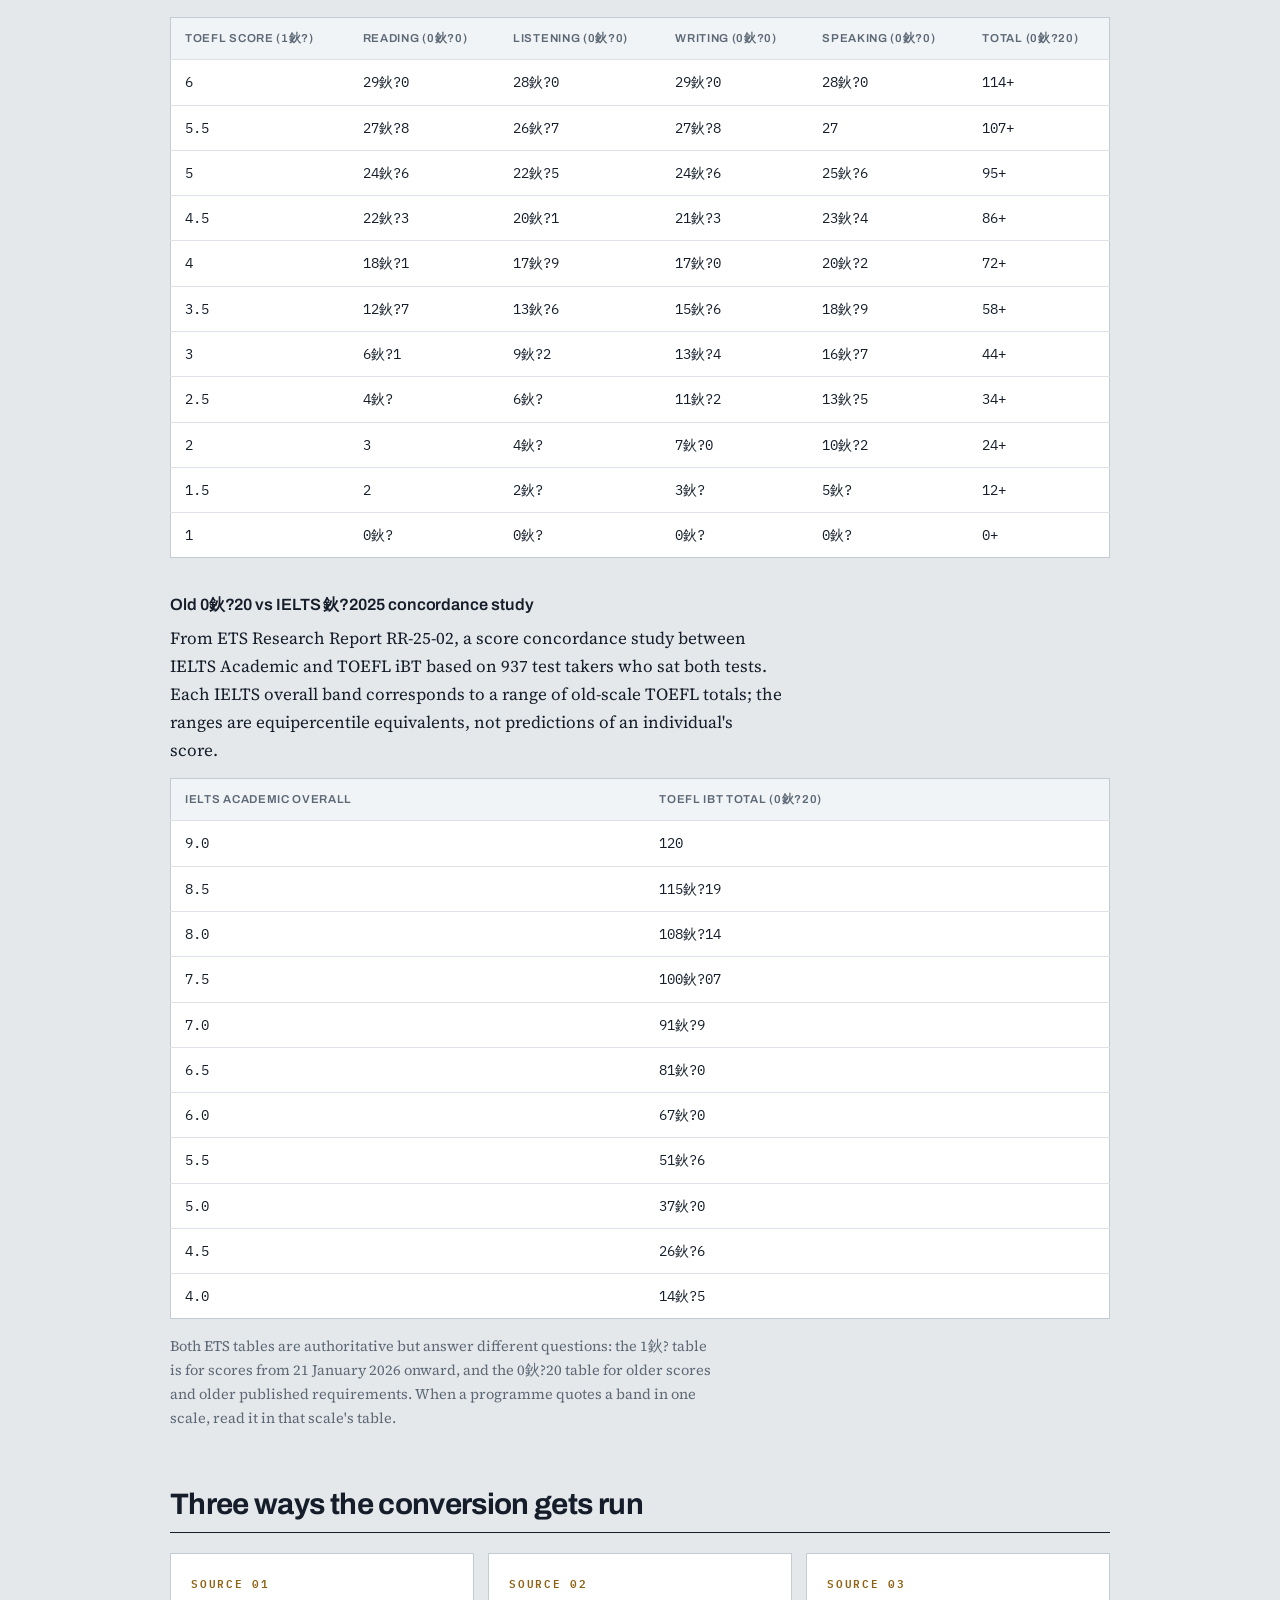
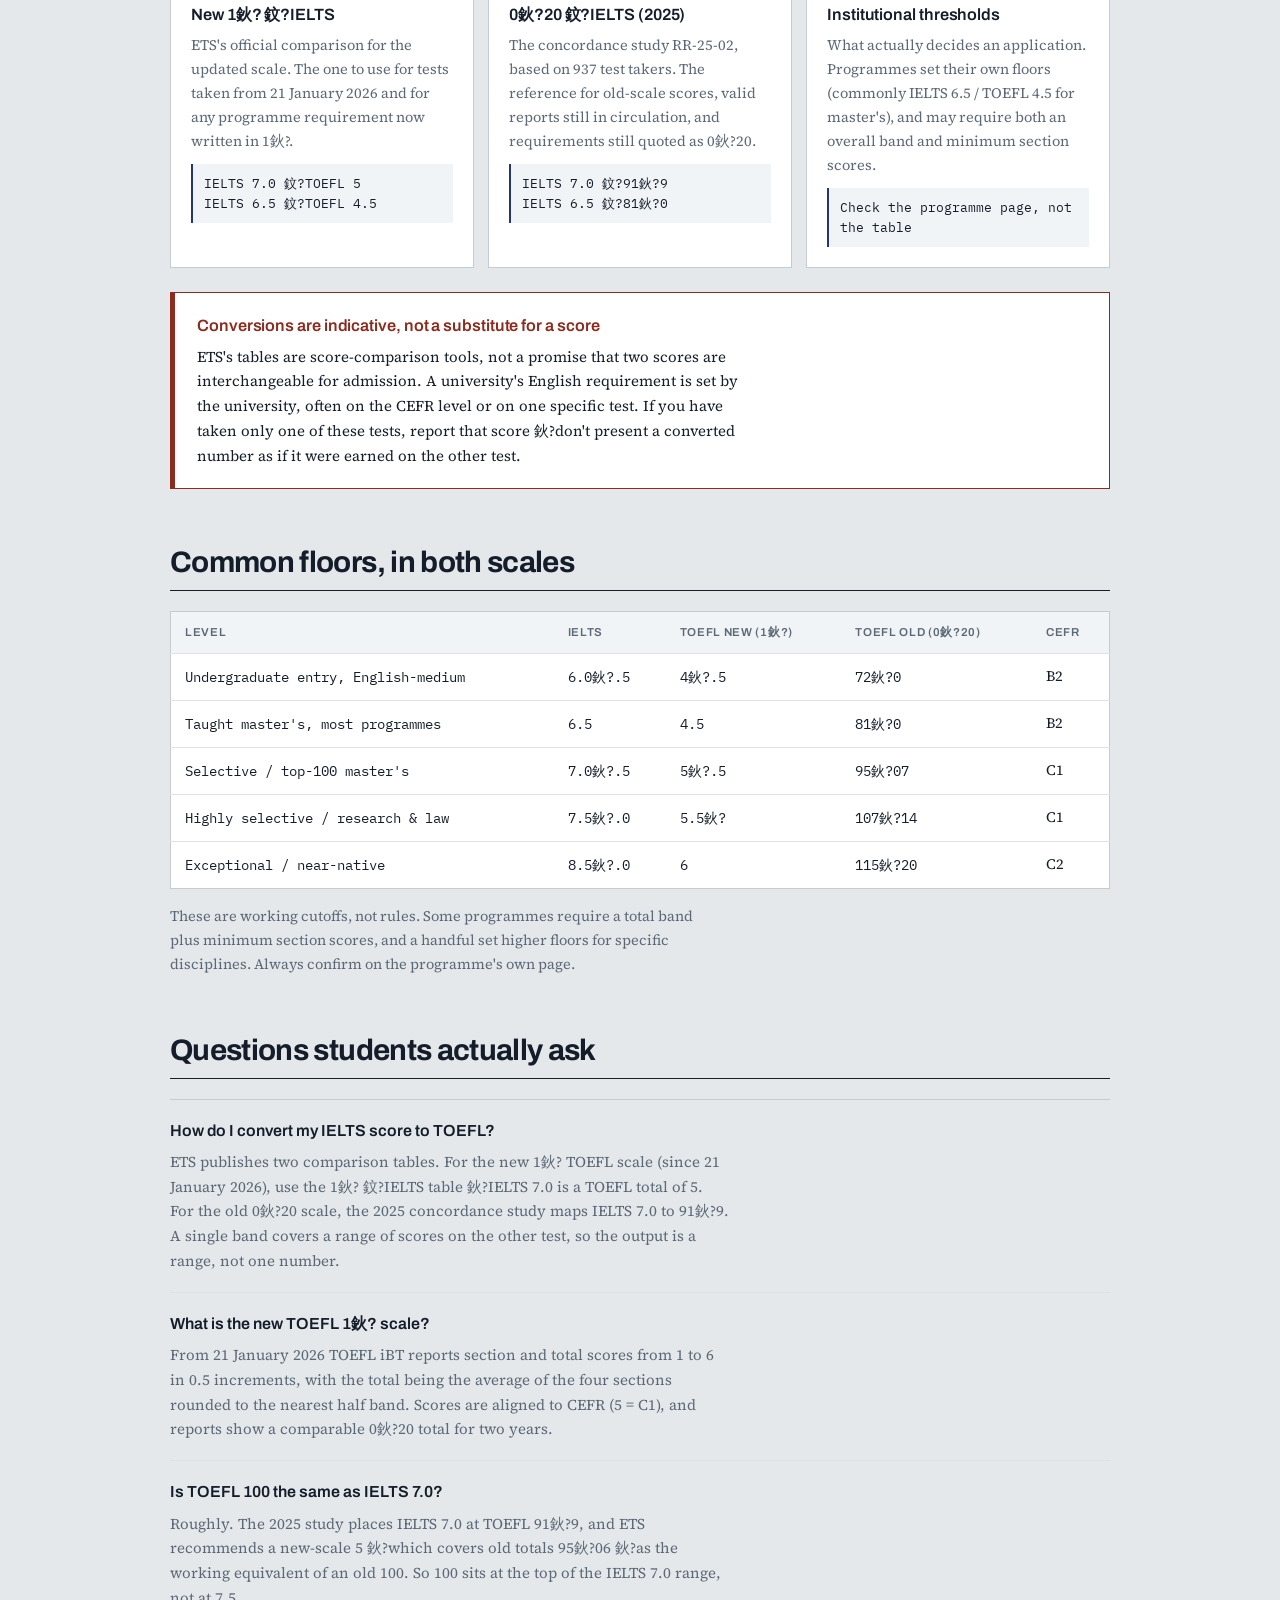
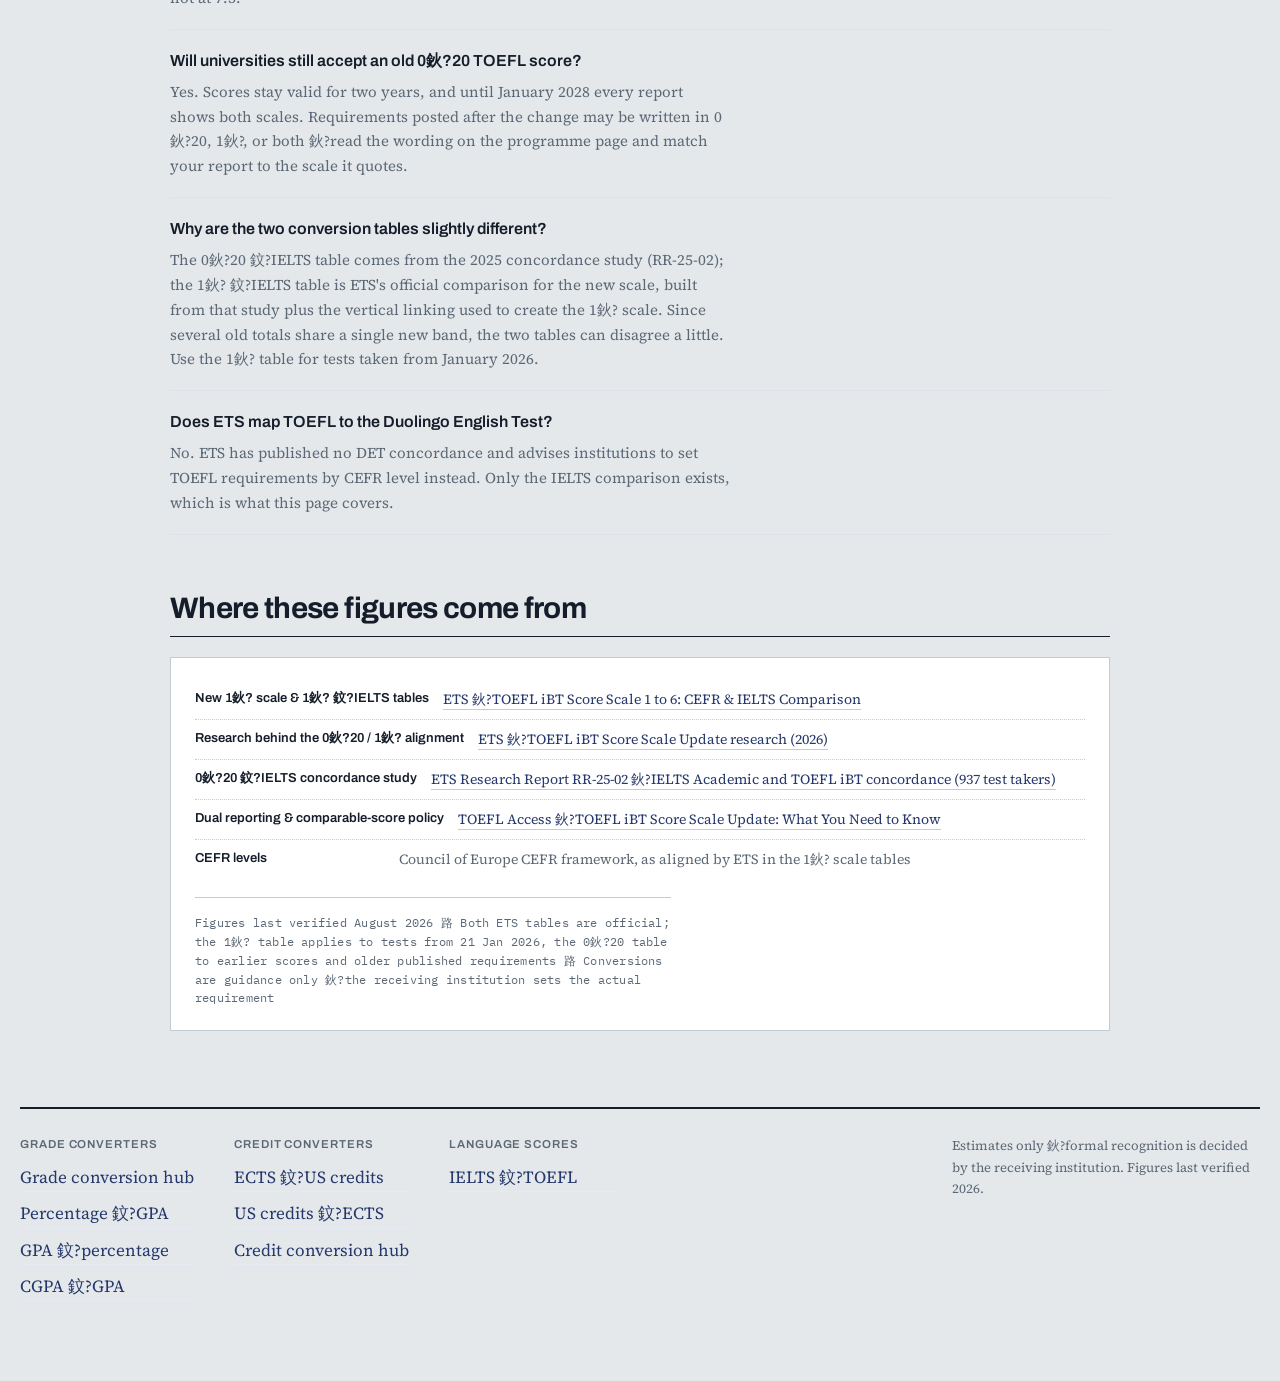
<file: ielts-to-toefl.html>
﻿<!DOCTYPE html>
<html lang="en">
<head>
<meta charset="UTF-8">
<meta name="viewport" content="width=device-width, initial-scale=1.0">
<title>IELTS to TOEFL Conversion 鈥?New 1鈥? Scale &amp; Old 0鈥?20 (ETS 2026)</title>
<meta name="description" content="Convert IELTS bands to TOEFL iBT and back on both current scales: the new 1鈥? scale (in effect since January 2026) and the old 0鈥?20 total. Uses ETS's own 1鈥? 鈫?IELTS and 0鈥?20 comparison tables and the 2025 concordance study. Sources cited.">
<!-- TODO 涓婄嚎鍓嶆浛鎹㈡湰鏂囦欢鍐呮墍鏈?example.com 涓虹湡瀹炲煙鍚嶏紙canonical / og:url / schema 鍐呯殑 URL 鍏?5 澶勶級 -->
<link rel="canonical" href="https://example.com/ielts-to-toefl">

<meta property="og:type" content="website">
<meta property="og:url" content="https://example.com/ielts-to-toefl">
<meta property="og:title" content="IELTS to TOEFL Conversion 鈥?New 1鈥? Scale &amp; Old 0鈥?20 (ETS 2026)">
<meta property="og:description" content="Both TOEFL scales, side by side: ETS's new 1鈥? band (January 2026) and the old 0鈥?20 total, mapped against IELTS. Sources cited.">
<meta name="twitter:card" content="summary">
<meta property="og:image" content="https://example.com/assets/og.png">
<meta property="og:image:width" content="1200">
<meta property="og:image:height" content="630">
<meta name="twitter:title" content="IELTS to TOEFL Conversion">
<meta name="twitter:description" content="New 1鈥? scale and old 0鈥?20, both mapped to IELTS. ETS tables, sources cited.">

<link rel="preconnect" href="https://fonts.googleapis.com">
<link rel="preconnect" href="https://fonts.gstatic.com" crossorigin>
<link href="https://fonts.googleapis.com/css2?family=Archivo:wght@500;600;700;800&family=Source+Serif+4:opsz,wght@8..60,400;8..60,600&family=IBM+Plex+Mono:wght@400;500;600&display=swap" rel="stylesheet">

<link rel="stylesheet" href="assets/css/site.css">
<link rel="icon" type="image/svg+xml" href="assets/favicon.svg">

<script type="application/ld+json">
{
  "@context": "https://schema.org",
  "@graph": [
    {
      "@type": "WebApplication",
      "@id": "https://example.com/ielts-to-toefl#tool",
      "name": "IELTS to TOEFL Converter",
      "url": "https://example.com/ielts-to-toefl",
      "applicationCategory": "EducationalApplication",
      "operatingSystem": "Any modern web browser",
      "isAccessibleForFree": true,
      "offers": { "@type": "Offer", "price": "0", "priceCurrency": "USD" },
      "featureList": [
        "IELTS to TOEFL iBT on both scales (new 1鈥? and old 0鈥?20)",
        "TOEFL to IELTS in both directions",
        "ETS 2026 1鈥? scale and 0鈥?20 comparison tables",
        "Admissions readout against common IELTS and TOEFL cutoffs"
      ]
    },
    {
      "@type": "BreadcrumbList",
      "itemListElement": [
        { "@type": "ListItem", "position": 1, "name": "Home", "item": "https://example.com/" },
        { "@type": "ListItem", "position": 2, "name": "IELTS 鈫?TOEFL" }
      ]
    },
    {
      "@type": "WebPage",
      "@id": "https://example.com/ielts-to-toefl#page",
      "url": "https://example.com/ielts-to-toefl",
      "name": "IELTS to TOEFL Conversion",
      "dateModified": "2026-08-12",
      "primaryImageOfPage": null,
      "mainEntity": { "@id": "https://example.com/ielts-to-toefl#tool" }
    },
    {
      "@type": "FAQPage",
      "mainEntity": [
        {
          "@type": "Question",
          "name": "How do I convert my IELTS score to TOEFL?",
          "acceptedAnswer": {
            "@type": "Answer",
            "text": "ETS publishes two comparison tables. For the new TOEFL iBT scale (1鈥?, in effect since 21 January 2026), the table maps each IELTS overall band to a total band 鈥?for example IELTS 7.0 corresponds to a TOEFL total of 5. For the old 0鈥?20 scale, the 2025 ETS concordance study (RR-25-02) maps IELTS 7.0 to a TOEFL total range of 91鈥?9. Both are shown here because a single band covers a range of scores on the other test."
          }
        },
        {
          "@type": "Question",
          "name": "What is the new TOEFL 1鈥? scale?",
          "acceptedAnswer": {
            "@type": "Answer",
            "text": "From 21 January 2026 TOEFL iBT reports section and total scores from 1 to 6 in 0.5 increments. The total is the average of the four section scores, rounded to the nearest half band. Each score is aligned to a CEFR level (e.g. 5 = C1), and a score of 5 in any section means C1 for that skill. For two years, reports also show a comparable 0鈥?20 total."
          }
        },
        {
          "@type": "Question",
          "name": "Is TOEFL 100 the same as IELTS 7.0?",
          "acceptedAnswer": {
            "@type": "Answer",
            "text": "Roughly, under the 2025 concordance study IELTS 7.0 maps to TOEFL 91鈥?9. Under the new scale, a TOEFL total of 5 corresponds to 95鈥?06 on the old scale, and ETS notes that a 5 is a good working equivalent for institutions that previously required a 100. So a 100 is right at the top of the IELTS 7.0 range 鈥?not a hard 7.5."
          }
        },
        {
          "@type": "Question",
          "name": "Will universities accept an old 0鈥?20 TOEFL score?",
          "acceptedAnswer": {
            "@type": "Answer",
            "text": "Yes. TOEFL scores stay valid for two years, and until January 2028 every score report shows both the 1鈥? scores and a comparable 0鈥?20 total. Institutions were told to publish requirements on the new scale with a qualifier for the transition period, so check the wording on the programme page 鈥?a requirement may be stated as 0鈥?20, 1鈥?, or both."
          }
        },
        {
          "@type": "Question",
          "name": "Why are the two TOEFL conversion tables slightly different?",
          "acceptedAnswer": {
            "@type": "Answer",
            "text": "The 0鈥?20 鈫?IELTS table comes from the 2025 concordance study (RR-25-02), which pairs each IELTS band with a range of old-scale TOEFL totals. The 1鈥? 鈫?IELTS table is ETS's official comparison for the new scale, built from the same study plus the vertical linking that created the 1鈥? scale. Because several old-scale totals share one new band, the two tables can place the same IELTS band slightly differently 鈥?the 1鈥? table is the one to use for tests taken on or after 21 January 2026."
          }
        },
        {
          "@type": "Question",
          "name": "Does ETS map TOEFL to the Duolingo English Test?",
          "acceptedAnswer": {
            "@type": "Answer",
            "text": "No. ETS has not conducted a concordance study with the Duolingo English Test, and advises institutions to set TOEFL requirements by CEFR level rather than by direct comparison to DET. This page therefore covers only the IELTS comparison, which ETS does publish."
          }
        }
      ]
    }
  ]
}
</script>

<style>
/* page-specific tweaks only; everything else lives in site.css */
.gtick-lab{width:74px}
</style>
</head>
<body>
<div class="wrap">

<header class="site-nav">
  <a class="brand" href="index.html">CreditLab<small>transcripts, translated</small></a>
  <nav aria-label="Converters">
    <a href="index.html">Home</a>
    <a href="grade-conversion.html">Grades</a>
    <a href="credit-conversion.html">Credit conversion</a>
    <a href="ects-to-us-credits.html">ECTS 鈫?US</a>
    <a href="american-credit-hours-to-ects.html">US 鈫?ECTS</a>
    <a href="ielts-to-toefl.html" aria-current="page">Languages</a>
  </nav>
</header>

<div class="crumbs" aria-label="Breadcrumb">
  <ol>
    <li><a href="index.html">Home</a></li>
    <li><span aria-current="page">IELTS 鈫?TOEFL</span></li>
  </ol>
</div>

<header class="mast">
  <div class="eyebrow">
    <span>Language score conversion</span>
    <span>路</span>
    <span><b>New 1鈥? TOEFL scale, old 0鈥?20 scale 鈥?both shown</b></span>
  </div>
  <h1><span class="sys-eu">IELTS</span> 鈫?<span class="sys-us">TOEFL</span></h1>
  <p class="standfirst">Convert between IELTS and TOEFL iBT on both current scales. Since 21 January 2026 TOEFL reports a 1鈥? score (in 0.5 steps) aligned to CEFR, alongside a comparable old 0鈥?20 total until January 2028. This converter uses ETS's own comparison tables for both 鈥?most sites still show only the obsolete 2010 mapping.</p>
</header>

<!-- ============ CONVERTER ============ -->
<div class="conv">
  <div class="pane pane-in">
    <div class="pane-tag">Your test</div>

    <div class="methods" role="radiogroup" aria-label="Conversion direction">
      <label class="m on" for="d1">
        <input type="radio" name="dir" id="d1" value="ielts" checked>
        <span>
          <span class="m-name">IELTS 鈫?TOEFL</span>
          <span class="m-note">Your IELTS overall band, converted to both TOEFL scales.</span>
        </span>
      </label>

      <div class="sub-fields show" id="f-ielts">
        <label for="ieltsBand">IELTS overall band</label>
        <select id="ieltsBand">
          <option>4.0</option>
          <option>4.5</option>
          <option>5.0</option>
          <option>5.5</option>
          <option>6.0</option>
          <option selected>6.5</option>
          <option>7.0</option>
          <option>7.5</option>
          <option>8.0</option>
          <option>8.5</option>
          <option>9.0</option>
        </select>
        <p class="hint">Use your overall band, not a section score. The conversion for section skills differs, and admissions floors are set on the overall band.</p>
      </div>

      <label class="m" for="d2">
        <input type="radio" name="dir" id="d2" value="toefl">
        <span>
          <span class="m-name">TOEFL 鈫?IELTS</span>
          <span class="m-note">Enter a new 1鈥? score or an old 0鈥?20 total.</span>
        </span>
      </label>

      <div class="sub-fields" id="f-toefl">
        <label for="toeflScale">Which scale is your score on?</label>
        <select id="toeflScale">
          <option value="old" selected>Old 0鈥?20 total (before Jan 2026)</option>
          <option value="new">New 1鈥? score (from Jan 2026)</option>
        </select>
        <label style="margin-top:14px" for="toeflVal">Your score</label>
        <input type="number" id="toeflVal" value="100" min="0" max="120" step="0.5" inputmode="decimal">
        <p class="hint">For the 1鈥? scale enter 1 to 6 in half-point steps. For the 0鈥?20 scale enter the total from 0 to 120.</p>
      </div>
    </div>
  </div>

  <div class="pane pane-out" aria-live="polite">
    <div class="pane-tag">Your equivalent</div>

    <div class="readout">
      <div class="r-label">New TOEFL iBT (1鈥?)</div>
      <div class="r-value" id="new16">4.5<span class="r-unit">/6</span></div>
    </div>

    <div class="readout">
      <div class="r-label">Old TOEFL total (0鈥?20)</div>
      <div class="r-value minor" id="old120">81鈥?0<span class="r-unit">range</span></div>
    </div>

    <div class="readout">
      <div class="r-label">IELTS overall</div>
      <div class="r-value minor" id="ieltsOut">6.5<span class="r-unit">band</span></div>
    </div>

    <div class="workload">
      <div>CEFR &nbsp;<b id="cefr">B2</b></div>
      <div>Direction &nbsp;<b id="dirName">IELTS 鈫?TOEFL</b></div>
      <div>Based on &nbsp;<b id="basedOn">ETS 1鈥? 鈫?IELTS table</b></div>
    </div>
  </div>
</div>

<!-- ============ VERDICT ============ -->
<div class="verdictbox">
  <div class="verdictbox-tag">Where this sits for an English-medium application</div>
  <div aria-live="polite">
    <p class="gverdict" id="verdict">6.5 is the most common graduate-programme floor 鈥?<em>meets it</em>.</p>
    <p class="gverdict-note" id="verdict-note">Equivalent to about a 4.5 on the new TOEFL scale or 81鈥?0 on the old one. Selective programmes and many taught master's start at 7.0. Universities set their own floors, so check the exact wording 鈥?post-January 2026 requirements may be written in either scale.</p>
  </div>

  <div class="gscale" id="gscale">
    <div class="gtrack"></div>
    <div id="gticks"></div>
    <div class="you" id="you" style="left:50%">
      <div class="you-dot"></div>
      <div class="you-lab" id="you-lab">you 路 6.5</div>
    </div>
  </div>
</div>

<div class="related">
  <span class="rel-tag">In the same family</span>
  <a href="percentage-to-gpa.html">Percentage 鈫?GPA converter</a>
  <a href="cgpa-to-gpa.html">CGPA 鈫?GPA converter</a>
</div>

<!-- ============ WHY TWO SCALES ============ -->
<section>
  <h2>Why TOEFL now has two scales</h2>
  <p>On 21 January 2026, TOEFL iBT replaced its 0鈥?20 total with a 1鈥? score reported in 0.5 increments. The change exists so each score maps directly to the CEFR 鈥?the global language framework most students already learn against 鈥?and so a score means the same thing across all four sections. A 5 in any section is C1; a 5 total is C1.</p>

  <div class="split">
    <div>
      <div class="sys-name">New scale 路 1鈥?</div>
      <div class="unit">since Jan 2026</div>
      <p>The total is the average of the four section scores, rounded to the nearest half band (5.125 鈫?5.0; 5.25 鈫?5.5). Scores align to CEFR: 6 = C2, 5鈥?.5 = C1, 4鈥?.5 = B2, 3鈥?.5 = B1, 2鈥?.5 = A2, 1鈥?.5 = A1.</p>
    </div>
    <div>
      <div class="sys-name">Old scale 路 0鈥?20</div>
      <div class="unit">reports until 2028</div>
      <p>For two years every score report carries both scales: the CEFR level, the 1鈥? section and total scores, and a comparable 0鈥?20 total (the midpoint of the equivalent range). A 4.5, for instance, is accompanied by a 90. Old reports stay valid for their full two-year shelf life.</p>
    </div>
  </div>

  <p style="margin-top:20px">Because several old-scale totals collapse into one new band, the two tables on this page can place the same IELTS score in slightly different spots. That is expected, not an error 鈥?the 1鈥? table is the comparison ETS wants used for tests taken on or after 21 January 2026, and the 0鈥?20 table is the reference for older scores and for requirements still written in the old scale.</p>

  <p style="margin-top:16px">One requirement frequently quoted in the old scale: ETS explicitly recommends a new-scale <b>5</b> as the working equivalent for institutions that previously asked for a TOEFL total of <b>100</b> (which maps to 95鈥?06), a <b>4.5</b> for an old 90, a <b>4</b> for an old 80, and a <b>3.5</b> for an old 70.</p>
</section>

<!-- ============ REFERENCE ============ -->
<section>
  <h2>The ETS comparison tables</h2>

  <h3>New TOEFL 1鈥? scale vs IELTS (from 21 Jan 2026)</h3>
  <p>This is ETS's official comparison for the updated scale, published in the <i>TOEFL Score Scale Update: A Guide for Institutions</i>. Total scores are based on the average of the section scores, rounded up to the next half band to minimise false positive classifications.</p>
  <table>
    <thead>
      <tr><th>IELTS overall</th><th>TOEFL Reading (1鈥?)</th><th>TOEFL Listening (1鈥?)</th><th>TOEFL Writing (1鈥?)</th><th>TOEFL Speaking (1鈥?)</th><th>TOEFL Total (1鈥?)</th></tr>
    </thead>
    <tbody>
      <tr><td>9.0</td><td>6</td><td>6</td><td>6</td><td>6</td><td>6</td></tr>
      <tr><td>8.5</td><td>5.5</td><td>6</td><td>6</td><td>6</td><td>6</td></tr>
      <tr><td>8.0</td><td>5.5</td><td>5.5</td><td>6</td><td>6</td><td>6</td></tr>
      <tr><td>7.5</td><td>5</td><td>5</td><td>5.5</td><td>5</td><td>5.5</td></tr>
      <tr><td>7.0</td><td>4.5</td><td>5</td><td>5</td><td>4.5</td><td>5</td></tr>
      <tr><td>6.5</td><td>4</td><td>4.5</td><td>4.5</td><td>4</td><td>4.5</td></tr>
      <tr><td>6.0</td><td>3.5</td><td>3.5</td><td>4</td><td>3.5</td><td>4</td></tr>
      <tr><td>5.5</td><td>3.5</td><td>3</td><td>3</td><td>3</td><td>3.5</td></tr>
      <tr><td>5.0</td><td>3</td><td>2.5</td><td>2</td><td>2.5</td><td>2.5</td></tr>
      <tr><td>4.5</td><td>2.5</td><td>1.5</td><td>1.5</td><td>2</td><td>2</td></tr>
      <tr><td>4.0</td><td>1</td><td>1</td><td>1</td><td>1.5</td><td>1.5</td></tr>
    </tbody>
  </table>

  <h3 style="margin-top:34px">New TOEFL 1鈥? scale vs old 0鈥?20 scale</h3>
  <p>ETS's alignment between the two TOEFL scales. Old total scores are the sum of the four section scores, so different section combinations can produce the same total. A 5, for example, covers old totals of 95鈥?06.</p>
  <table>
    <thead>
      <tr><th>TOEFL score (1鈥?)</th><th>Reading (0鈥?0)</th><th>Listening (0鈥?0)</th><th>Writing (0鈥?0)</th><th>Speaking (0鈥?0)</th><th>Total (0鈥?20)</th></tr>
    </thead>
    <tbody>
      <tr><td>6</td><td>29鈥?0</td><td>28鈥?0</td><td>29鈥?0</td><td>28鈥?0</td><td>114+</td></tr>
      <tr><td>5.5</td><td>27鈥?8</td><td>26鈥?7</td><td>27鈥?8</td><td>27</td><td>107+</td></tr>
      <tr><td>5</td><td>24鈥?6</td><td>22鈥?5</td><td>24鈥?6</td><td>25鈥?6</td><td>95+</td></tr>
      <tr><td>4.5</td><td>22鈥?3</td><td>20鈥?1</td><td>21鈥?3</td><td>23鈥?4</td><td>86+</td></tr>
      <tr><td>4</td><td>18鈥?1</td><td>17鈥?9</td><td>17鈥?0</td><td>20鈥?2</td><td>72+</td></tr>
      <tr><td>3.5</td><td>12鈥?7</td><td>13鈥?6</td><td>15鈥?6</td><td>18鈥?9</td><td>58+</td></tr>
      <tr><td>3</td><td>6鈥?1</td><td>9鈥?2</td><td>13鈥?4</td><td>16鈥?7</td><td>44+</td></tr>
      <tr><td>2.5</td><td>4鈥?</td><td>6鈥?</td><td>11鈥?2</td><td>13鈥?5</td><td>34+</td></tr>
      <tr><td>2</td><td>3</td><td>4鈥?</td><td>7鈥?0</td><td>10鈥?2</td><td>24+</td></tr>
      <tr><td>1.5</td><td>2</td><td>2鈥?</td><td>3鈥?</td><td>5鈥?</td><td>12+</td></tr>
      <tr><td>1</td><td>0鈥?</td><td>0鈥?</td><td>0鈥?</td><td>0鈥?</td><td>0+</td></tr>
    </tbody>
  </table>

  <h3 style="margin-top:34px">Old 0鈥?20 vs IELTS 鈥?2025 concordance study</h3>
  <p>From ETS Research Report RR-25-02, a score concordance study between IELTS Academic and TOEFL iBT based on 937 test takers who sat both tests. Each IELTS overall band corresponds to a range of old-scale TOEFL totals; the ranges are equipercentile equivalents, not predictions of an individual's score.</p>
  <table>
    <thead>
      <tr><th>IELTS Academic overall</th><th>TOEFL iBT total (0鈥?20)</th></tr>
    </thead>
    <tbody>
      <tr><td>9.0</td><td>120</td></tr>
      <tr><td>8.5</td><td>115鈥?19</td></tr>
      <tr><td>8.0</td><td>108鈥?14</td></tr>
      <tr><td>7.5</td><td>100鈥?07</td></tr>
      <tr><td>7.0</td><td>91鈥?9</td></tr>
      <tr><td>6.5</td><td>81鈥?0</td></tr>
      <tr><td>6.0</td><td>67鈥?0</td></tr>
      <tr><td>5.5</td><td>51鈥?6</td></tr>
      <tr><td>5.0</td><td>37鈥?0</td></tr>
      <tr><td>4.5</td><td>26鈥?6</td></tr>
      <tr><td>4.0</td><td>14鈥?5</td></tr>
    </tbody>
  </table>

  <p style="margin-top:16px;font-size:14.5px;color:var(--muted)">Both ETS tables are authoritative but answer different questions: the 1鈥? table is for scores from 21 January 2026 onward, and the 0鈥?20 table for older scores and older published requirements. When a programme quotes a band in one scale, read it in that scale's table.</p>
</section>

<!-- ============ METHODS ============ -->
<section>
  <h2>Three ways the conversion gets run</h2>
  <div class="cards">
    <div class="card">
      <div class="num">SOURCE 01</div>
      <h3>New 1鈥? 鈫?IELTS</h3>
      <p>ETS's official comparison for the updated scale. The one to use for tests taken from 21 January 2026 and for any programme requirement now written in 1鈥?.</p>
      <div class="formula">IELTS 7.0 鈫?TOEFL 5<br>IELTS 6.5 鈫?TOEFL 4.5</div>
    </div>
    <div class="card">
      <div class="num">SOURCE 02</div>
      <h3>0鈥?20 鈫?IELTS (2025)</h3>
      <p>The concordance study RR-25-02, based on 937 test takers. The reference for old-scale scores, valid reports still in circulation, and requirements still quoted as 0鈥?20.</p>
      <div class="formula">IELTS 7.0 鈫?91鈥?9<br>IELTS 6.5 鈫?81鈥?0</div>
    </div>
    <div class="card">
      <div class="num">SOURCE 03</div>
      <h3>Institutional thresholds</h3>
      <p>What actually decides an application. Programmes set their own floors (commonly IELTS 6.5 / TOEFL 4.5 for master's), and may require both an overall band and minimum section scores.</p>
      <div class="formula">Check the programme page, not the table</div>
    </div>
  </div>

  <div class="warn">
    <h3>Conversions are indicative, not a substitute for a score</h3>
    <p>ETS's tables are score-comparison tools, not a promise that two scores are interchangeable for admission. A university's English requirement is set by the university, often on the CEFR level or on one specific test. If you have taken only one of these tests, report that score 鈥?don't present a converted number as if it were earned on the other test.</p>
  </div>
</section>

<!-- ============ COMMON CUTOFFS ============ -->
<section>
  <h2>Common floors, in both scales</h2>
  <table>
    <thead>
      <tr><th>Level</th><th>IELTS</th><th>TOEFL new (1鈥?)</th><th>TOEFL old (0鈥?20)</th><th>CEFR</th></tr>
    </thead>
    <tbody>
      <tr><td>Undergraduate entry, English-medium</td><td>6.0鈥?.5</td><td>4鈥?.5</td><td>72鈥?0</td><td class="deg">B2</td></tr>
      <tr><td>Taught master's, most programmes</td><td>6.5</td><td>4.5</td><td>81鈥?0</td><td class="deg">B2</td></tr>
      <tr><td>Selective / top-100 master's</td><td>7.0鈥?.5</td><td>5鈥?.5</td><td>95鈥?07</td><td class="deg">C1</td></tr>
      <tr><td>Highly selective / research &amp; law</td><td>7.5鈥?.0</td><td>5.5鈥?</td><td>107鈥?14</td><td class="deg">C1</td></tr>
      <tr><td>Exceptional / near-native</td><td>8.5鈥?.0</td><td>6</td><td>115鈥?20</td><td class="deg">C2</td></tr>
    </tbody>
  </table>
  <p style="margin-top:16px;font-size:14.5px;color:var(--muted)">These are working cutoffs, not rules. Some programmes require a total band plus minimum section scores, and a handful set higher floors for specific disciplines. Always confirm on the programme's own page.</p>
</section>

<!-- ============ FAQ ============ -->
<section>
  <h2>Questions students actually ask</h2>
  <dl class="faq">
    <div>
      <dt>How do I convert my IELTS score to TOEFL?</dt>
      <dd>ETS publishes two comparison tables. For the new 1鈥? TOEFL scale (since 21 January 2026), use the 1鈥? 鈫?IELTS table 鈥?IELTS 7.0 is a TOEFL total of 5. For the old 0鈥?20 scale, the 2025 concordance study maps IELTS 7.0 to 91鈥?9. A single band covers a range of scores on the other test, so the output is a range, not one number.</dd>
    </div>
    <div>
      <dt>What is the new TOEFL 1鈥? scale?</dt>
      <dd>From 21 January 2026 TOEFL iBT reports section and total scores from 1 to 6 in 0.5 increments, with the total being the average of the four sections rounded to the nearest half band. Scores are aligned to CEFR (5 = C1), and reports show a comparable 0鈥?20 total for two years.</dd>
    </div>
    <div>
      <dt>Is TOEFL 100 the same as IELTS 7.0?</dt>
      <dd>Roughly. The 2025 study places IELTS 7.0 at TOEFL 91鈥?9, and ETS recommends a new-scale 5 鈥?which covers old totals 95鈥?06 鈥?as the working equivalent of an old 100. So 100 sits at the top of the IELTS 7.0 range, not at 7.5.</dd>
    </div>
    <div>
      <dt>Will universities still accept an old 0鈥?20 TOEFL score?</dt>
      <dd>Yes. Scores stay valid for two years, and until January 2028 every report shows both scales. Requirements posted after the change may be written in 0鈥?20, 1鈥?, or both 鈥?read the wording on the programme page and match your report to the scale it quotes.</dd>
    </div>
    <div>
      <dt>Why are the two conversion tables slightly different?</dt>
      <dd>The 0鈥?20 鈫?IELTS table comes from the 2025 concordance study (RR-25-02); the 1鈥? 鈫?IELTS table is ETS's official comparison for the new scale, built from that study plus the vertical linking used to create the 1鈥? scale. Since several old totals share a single new band, the two tables can disagree a little. Use the 1鈥? table for tests taken from January 2026.</dd>
    </div>
    <div>
      <dt>Does ETS map TOEFL to the Duolingo English Test?</dt>
      <dd>No. ETS has published no DET concordance and advises institutions to set TOEFL requirements by CEFR level instead. Only the IELTS comparison exists, which is what this page covers.</dd>
    </div>
  </dl>
</section>

<!-- ============ SOURCES ============ -->
<section>
  <h2>Where these figures come from</h2>
  <div class="sources">
    <ul>
      <li><span class="what">New 1鈥? scale &amp; 1鈥? 鈫?IELTS tables</span><span class="who"><a href="https://www.ets.org/toefl/institutions/ibt/score-scale-update.html" rel="nofollow noopener" target="_blank">ETS 鈥?TOEFL iBT Score Scale 1 to 6: CEFR &amp; IELTS Comparison</a></span></li>
      <li><span class="what">Research behind the 0鈥?20 / 1鈥? alignment</span><span class="who"><a href="https://www.ets.org/content/dam/ets-org/pdfs/toefl/score-scale-update-2026.pdf" rel="nofollow noopener" target="_blank">ETS 鈥?TOEFL iBT Score Scale Update research (2026)</a></span></li>
      <li><span class="what">0鈥?20 鈫?IELTS concordance study</span><span class="who"><a href="https://www.ets.org/Media/Research/pdf/RR-25-02.pdf" rel="nofollow noopener" target="_blank">ETS Research Report RR-25-02 鈥?IELTS Academic and TOEFL iBT concordance (937 test takers)</a></span></li>
      <li><span class="what">Dual reporting &amp; comparable-score policy</span><span class="who"><a href="https://toeflaccess.ets.org/help/en/articles/11758616-toefl-ibt-score-scale-update-what-you-need-to-know" rel="nofollow noopener" target="_blank">TOEFL Access 鈥?TOEFL iBT Score Scale Update: What You Need to Know</a></span></li>
      <li><span class="what">CEFR levels</span><span class="who">Council of Europe CEFR framework, as aligned by ETS in the 1鈥? scale tables</span></li>
    </ul>
    <p class="verified">Figures last verified August 2026 路 Both ETS tables are official; the 1鈥? table applies to tests from 21 Jan 2026, the 0鈥?20 table to earlier scores and older published requirements 路 Conversions are guidance only 鈥?the receiving institution sets the actual requirement</p>
  </div>
</section>

</div>

<footer class="site-foot">
  <div class="foot-col">
    <strong>Grade converters</strong>
    <a href="grade-conversion.html">Grade conversion hub</a>
    <a href="percentage-to-gpa.html">Percentage 鈫?GPA</a>
    <a href="gpa-to-percentage.html">GPA 鈫?percentage</a>
    <a href="cgpa-to-gpa.html">CGPA 鈫?GPA</a>
  </div>
  <div class="foot-col">
    <strong>Credit converters</strong>
    <a href="ects-to-us-credits.html">ECTS 鈫?US credits</a>
    <a href="american-credit-hours-to-ects.html">US credits 鈫?ECTS</a>
    <a href="credit-conversion.html">Credit conversion hub</a>
  </div>
  <div class="foot-col">
    <strong>Language scores</strong>
    <a href="ielts-to-toefl.html">IELTS 鈫?TOEFL</a>
  </div>
  <p class="foot-note">Estimates only 鈥?formal recognition is decided by the receiving institution. Figures last verified <span data-year>2026</span>.</p>
</footer>

<script>
(function(){
  'use strict';
  var $ = function(id){ return document.getElementById(id); };
  var dir = document.querySelectorAll('input[name=dir]');
  var ieltsBand = $('ieltsBand'), toeflScale = $('toeflScale'), toeflVal = $('toeflVal');
  var new16 = $('new16'), old120 = $('old120'), ieltsOut = $('ieltsOut');
  var cefr = $('cefr'), dirName = $('dirName'), basedOn = $('basedOn');
  var verdict = $('verdict'), vNote = $('verdict-note'), you = $('you'), youLab = $('you-lab'), gticks = $('gticks');

  var NEW_SCALE = [6,5.5,5,4.5,4,3.5,3,2.5,2,1.5,1];
  var CEFR_OF = {6:'C2',5.5:'C1',5:'C1',4.5:'B2',4:'B2',3.5:'B1',3:'B1',2.5:'A2',2:'A2',1.5:'A1',1:'A1'};

  var IEL2NEW = {9.0:6,8.5:6,8.0:6,7.5:5.5,7.0:5,6.5:4.5,6.0:4,5.5:3.5,5.0:2.5,4.5:2,4.0:1.5};
  var IEL2OLD = {9.0:[120,120],8.5:[115,119],8.0:[108,114],7.5:[100,107],7.0:[91,99],6.5:[81,90],6.0:[67,80],5.5:[51,66],5.0:[37,50],4.5:[26,36],4.0:[14,25]};

  var NEW2IEL = {6:9.0,5.5:7.5,5:7.0,4.5:6.5,4:6.0,3.5:5.5,3:5.0,2.5:5.0,2:4.5,1.5:4.0,1:4.0};

  var OLD_TO_NEW = [[114,6],[107,5.5],[95,5],[86,4.5],[72,4],[58,3.5],[44,3],[34,2.5],[24,2],[12,1.5],[0,1]];
  var OLD_TO_IEL = [[120,120,9.0],[115,119,8.5],[108,114,8.0],[100,107,7.5],[91,99,7.0],[81,90,6.5],[67,80,6.0],[51,66,5.5],[37,50,5.0],[26,36,4.5],[14,25,4.0],[0,13,4.0]];

  function fmt(x){ return String(x).replace(/\.0$/, ''); }

  function oldToNew(s){
    for(var i=0;i<OLD_TO_NEW.length;i++){ if(s >= OLD_TO_NEW[i][0]){ return OLD_TO_NEW[i][1]; } }
    return 1;
  }

  function oldToIel(s){
    for(var i=0;i<OLD_TO_IEL.length;i++){
      if(s >= OLD_TO_IEL[i][0] && s <= OLD_TO_IEL[i][1]){ return OLD_TO_IEL[i][2]; }
    }
    return 4.0;
  }

  function renderTicks(){
    gticks.innerHTML = '';
    [[5.0,'below floors'],[6.0,'UG entry'],[6.5,'common grad floor'],[7.0,'selective'],[7.5,'top-100'],[8.0,'near-native']].forEach(function(t){
      var d = document.createElement('div');
      d.className = 'gtick';
      d.style.left = ((t[0]-4)/5*100) + '%';
      d.innerHTML = '<div class="gtick-lab" style="left:0"><b>' + t[0] + '</b>' + t[1] + '</div>';
      gticks.appendChild(d);
    });
  }

  function writeVerdict(iel, isNewScale){
    var v, n;
    var label = iel.toFixed(1);
    var newT = (isNewScale) ? null : oldToNew(0); /* placeholder, recomputed below */
    if(iel < 5.0){
      v = 'Below <em>' + label + '</em> 鈥?under the floor for most English-medium programmes.';
      n = 'Most universities set entry at IELTS 6.0鈥?.5 (TOEFL 4鈥?.5 new scale). Scores at this level typically lead to foundation courses or pre-sessional English rather than direct entry.';
    } else if(iel < 6.0){
      v = '<em>' + label + '</em> 鈥?below the common IELTS 6.5 graduate floor.';
      n = 'It clears the undergraduate entry band for many English-medium programmes, but most taught master\u2019s want 6.5 or better. Check the programme\u2019s exact requirement before banking on it.';
    } else if(iel < 6.5){
      v = '<em>' + label + '</em> 鈥?meets undergraduate entry for most programmes.';
      n = 'For graduate study, most programmes move to a 6.5 floor; 6.0 is more commonly the undergraduate line. Confirm the level for your target course.';
    } else if(iel < 7.0){
      v = '<em>' + label + '</em> 鈥?the most common graduate-programme floor, <em>met</em>.';
      n = 'Equivalent to about a 4.5 on the new TOEFL scale or 81鈥?0 on the old one. Selective programmes and many taught master\u2019s start at 7.0, so 6.5 clears the general line without clearing every line.';
    } else if(iel < 7.5){
      v = '<em>' + label + '</em> 鈥?clears most floors and is competitive for selective programmes.';
      n = 'Roughly a 5 on the new TOEFL scale or 95鈥?9 on the old one. Competitive for the majority of taught master\u2019s, including many top-100 departments.';
    } else if(iel < 8.0){
      v = '<em>' + label + '</em> 鈥?strong, competitive for top programmes.';
      n = 'Around a 5.5 on the new TOEFL scale or 100鈥?07 on the old one. Meets or clears requirements at nearly every institution, including research-heavy departments.';
    } else if(iel < 8.5){
      v = '<em>' + label + '</em> 鈥?an exceptional score; meets essentially all requirements.';
      n = 'Corresponding to a 6 on the new TOEFL scale (old total 115鈥?19). At this level the English requirement is never the constraint 鈥?focus the rest of the application on the other criteria.';
    } else {
      v = '<em>' + label + '</em> 鈥?the top of the scale; near-native.';
      n = 'Maps to a 6 on the new TOEFL scale and an old total of 120. Few programmes even state a requirement this high, so the English floor is comfortably cleared.';
    }
    verdict.innerHTML = v;
    vNote.textContent = n;
  }

  function compute(){
    var d = document.querySelector('input[name=dir]:checked').value;
    var iel, isNewScale = false;

    if(d === 'ielts'){
      iel = parseFloat(ieltsBand.value);
      var n = IEL2NEW[iel], r = IEL2OLD[iel];
      new16.innerHTML = fmt(n) + '<span class="r-unit">/6</span>';
      old120.innerHTML = r[0] + '鈥? + r[1] + '<span class="r-unit">range</span>';
      ieltsOut.innerHTML = fmt(iel) + '<span class="r-unit">band</span>';
      cefr.textContent = CEFR_OF[n];
      dirName.textContent = 'IELTS 鈫?TOEFL';
      basedOn.textContent = 'ETS 1鈥? 鈫?IELTS table';
      var pct = (iel-4)/5*100;
      you.style.left = Math.max(0, Math.min(100, pct)) + '%';
      you.style.visibility = 'visible';
      youLab.textContent = 'you 路 ' + iel.toFixed(1);
      writeVerdict(iel, false);
    } else {
      var s = parseFloat(toeflVal.value);
      if(isNaN(s) || s < 0){ s = 0; }
      if(toeflScale.value === 'new'){
        isNewScale = true;
        var snapped = Math.round(s*2)/2;
        if(snapped > 6){ snapped = 6; }
        if(snapped < 1){ snapped = 1; }
        iel = NEW2IEL[snapped];
        var rr = (function(b){ for(var i=0;i<OLD_TO_NEW.length;i++){ if(b >= OLD_TO_NEW[i][0]){ return [OLD_TO_NEW[i][0], (i===0?120:OLD_TO_NEW[i-1][0]-1)]; } } return [0,11]; })(snapped);
        new16.innerHTML = fmt(snapped) + '<span class="r-unit">/6</span>';
        old120.innerHTML = rr[0] + '鈥? + rr[1] + '<span class="r-unit">range</span>';
        ieltsOut.innerHTML = (iel === 9.0 ? '9.0' : iel.toFixed(1)) + '<span class="r-unit">band</span>';
        cefr.textContent = CEFR_OF[snapped];
        basedOn.textContent = 'ETS 1鈥? 鈫?IELTS table';
      } else {
        var old = Math.round(s);
        if(old > 120){ old = 120; }
        var nn = oldToNew(old);
        iel = oldToIel(old);
        new16.innerHTML = fmt(nn) + '<span class="r-unit">/6</span>';
        old120.innerHTML = old + '<span class="r-unit">/120</span>';
        ieltsOut.innerHTML = iel.toFixed(1) + '<span class="r-unit">band</span>';
        cefr.textContent = CEFR_OF[nn];
        basedOn.textContent = 'ETS 2025 concordance study';
      }
      dirName.textContent = 'TOEFL 鈫?IELTS';
      var pct2 = (iel-4)/5*100;
      you.style.left = Math.max(0, Math.min(100, pct2)) + '%';
      you.style.visibility = 'visible';
      youLab.textContent = 'you 路 ' + iel.toFixed(1);
      writeVerdict(iel, isNewScale);
    }
  }

  Array.prototype.forEach.call(dir, function(r){
    r.addEventListener('change', function(){
      Array.prototype.forEach.call(document.querySelectorAll('.conv .m'), function(m){ m.classList.remove('on'); });
      r.closest('.m').classList.add('on');
      $('f-ielts').classList.toggle('show', r.value === 'ielts');
      $('f-toefl').classList.toggle('show', r.value === 'toefl');
      if(r.value === 'toefl' && toeflScale.value === 'new'){
        toeflVal.max = 6;
      } else {
        toeflVal.max = 120;
      }
      compute();
    });
  });

  [ieltsBand, toeflScale, toeflVal].forEach(function(el){
    el.addEventListener(el === toeflVal ? 'input' : 'change', compute);
  });

  renderTicks();
  compute();
})();
</script>
<script defer src="assets/js/site.js"></script>
</body>
</html>
</file>
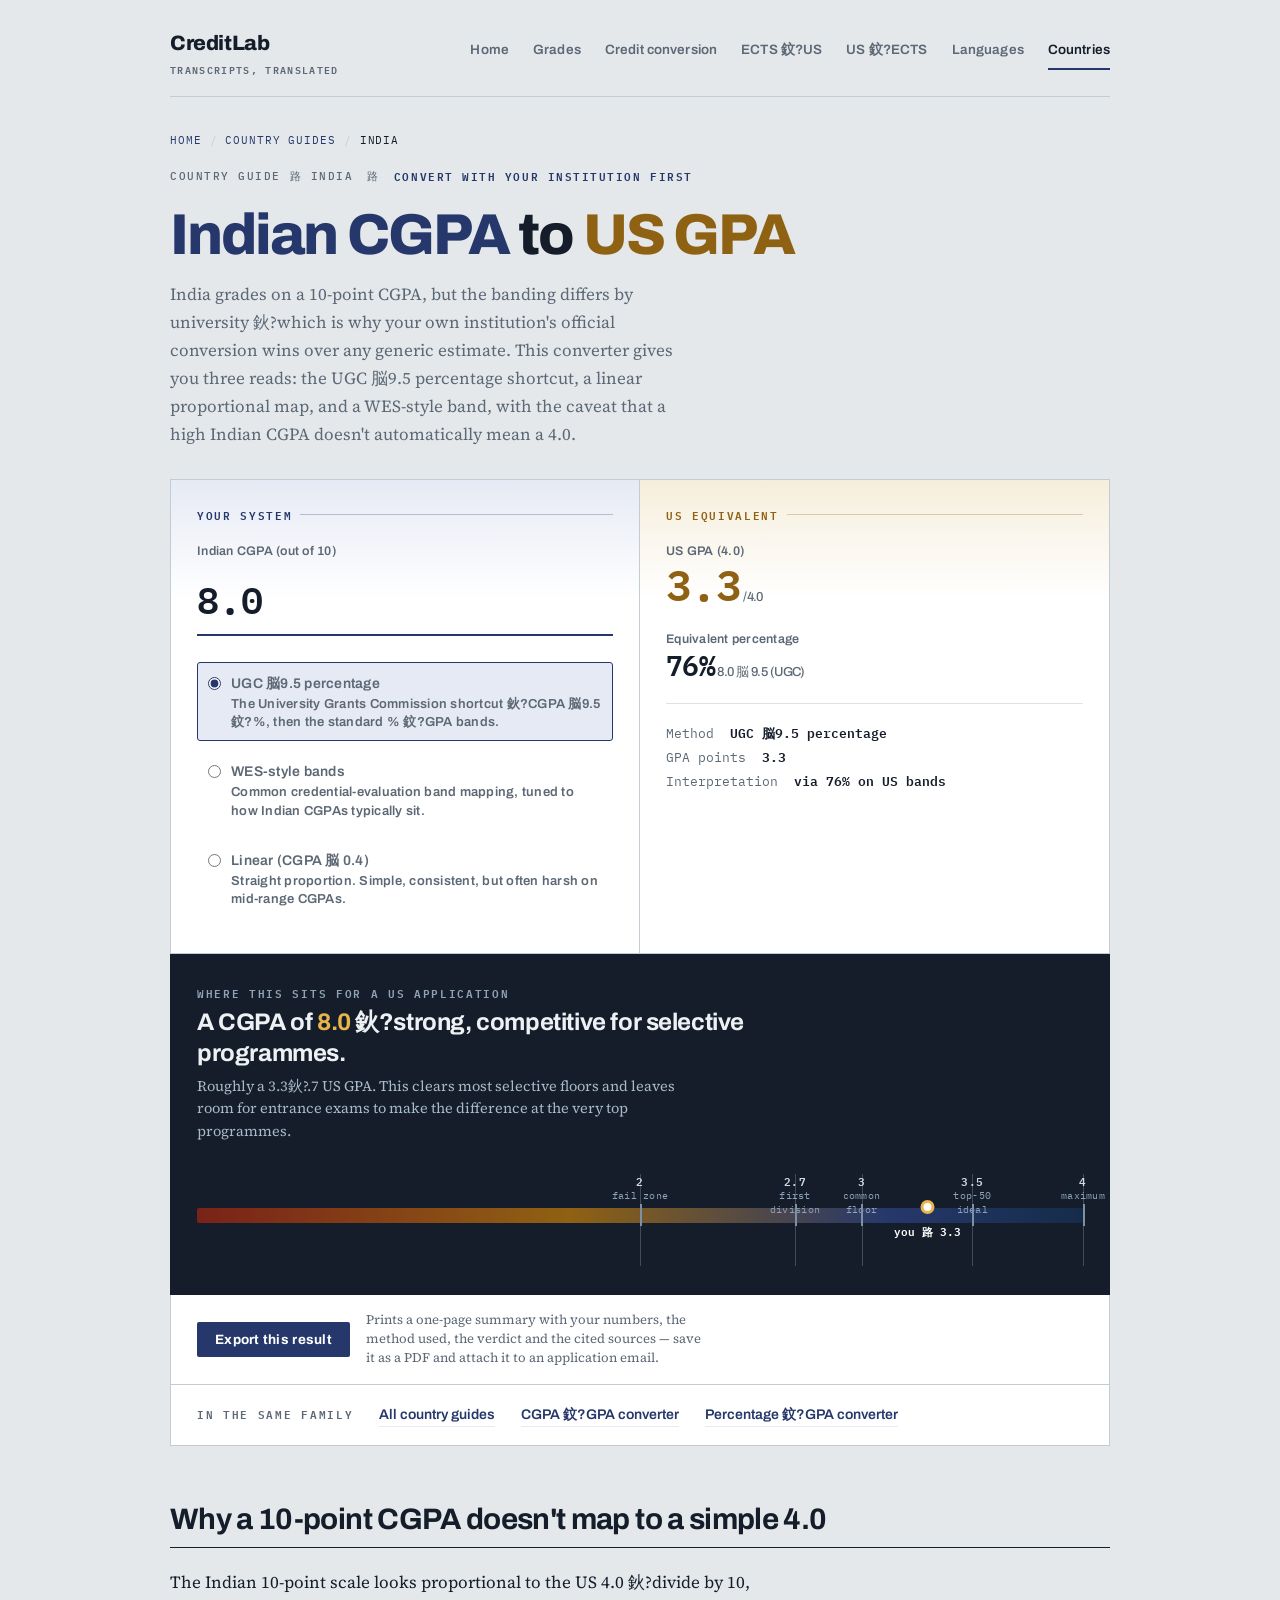
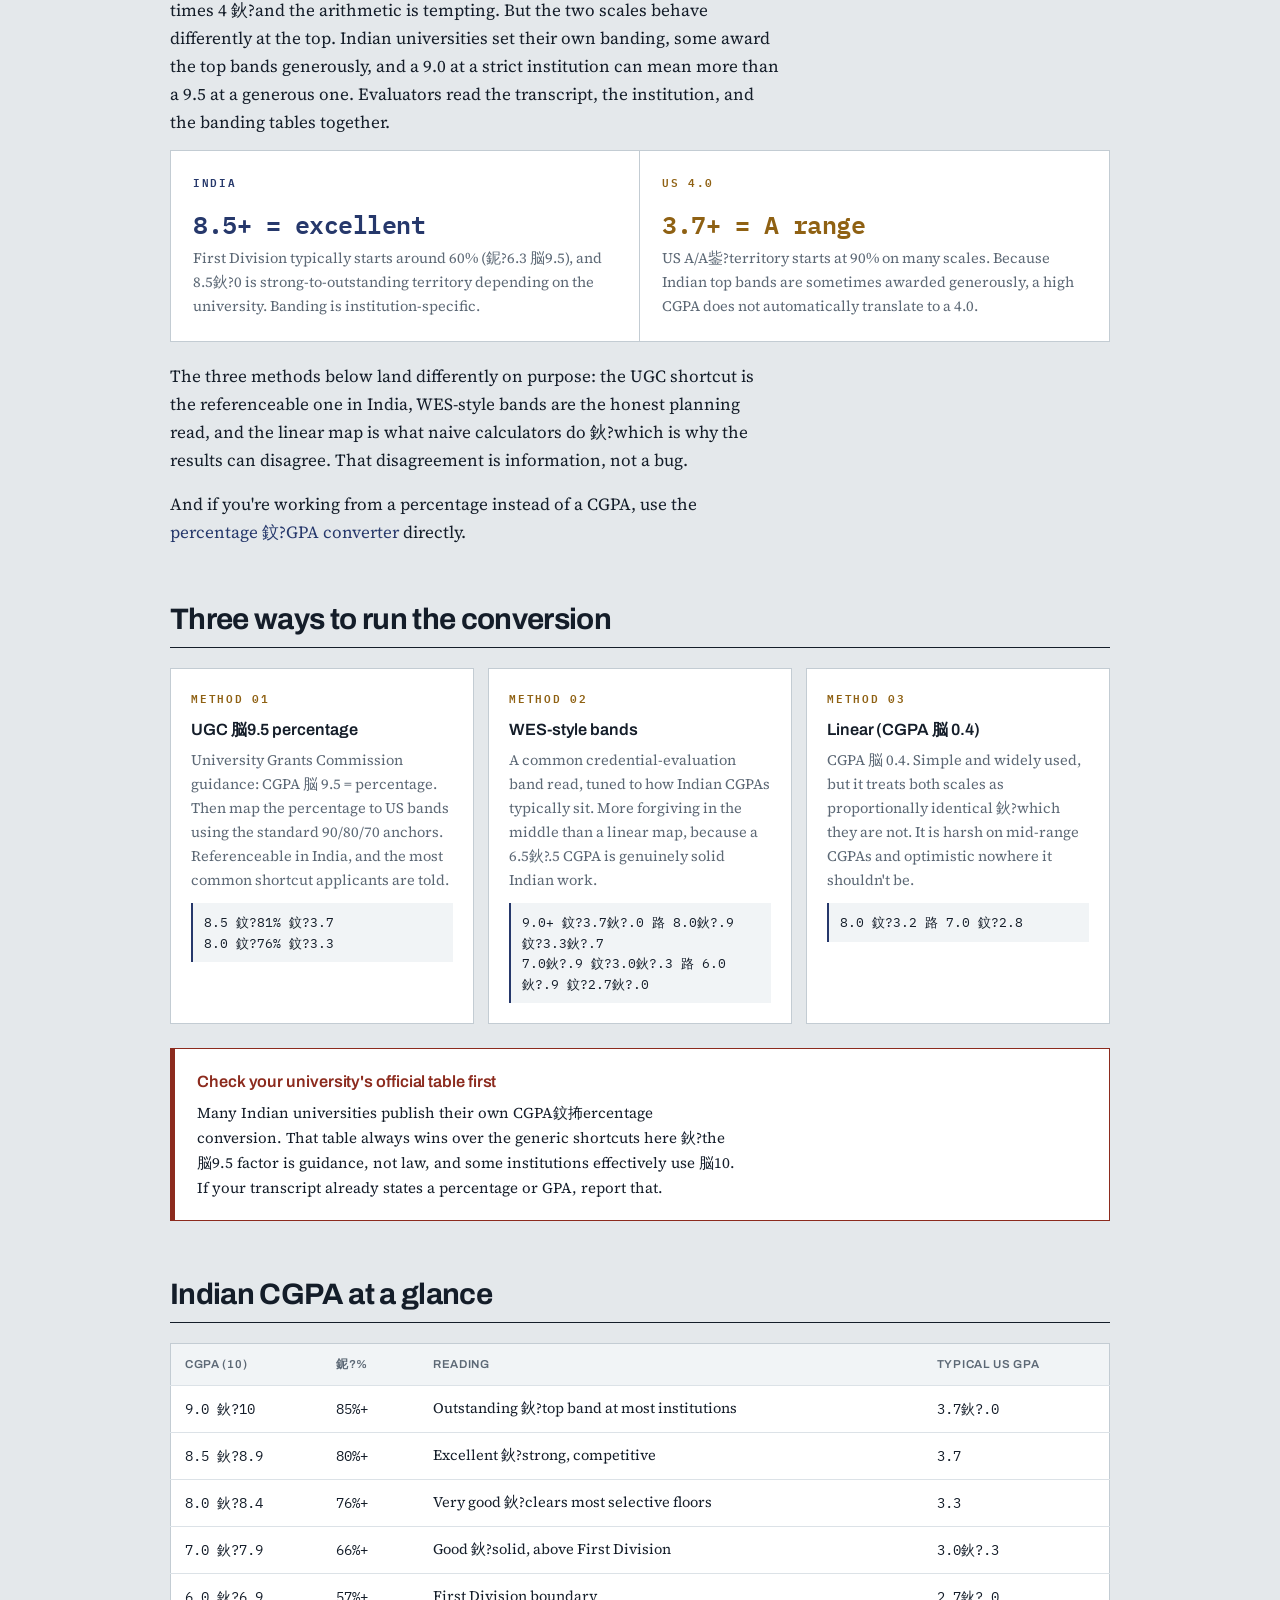
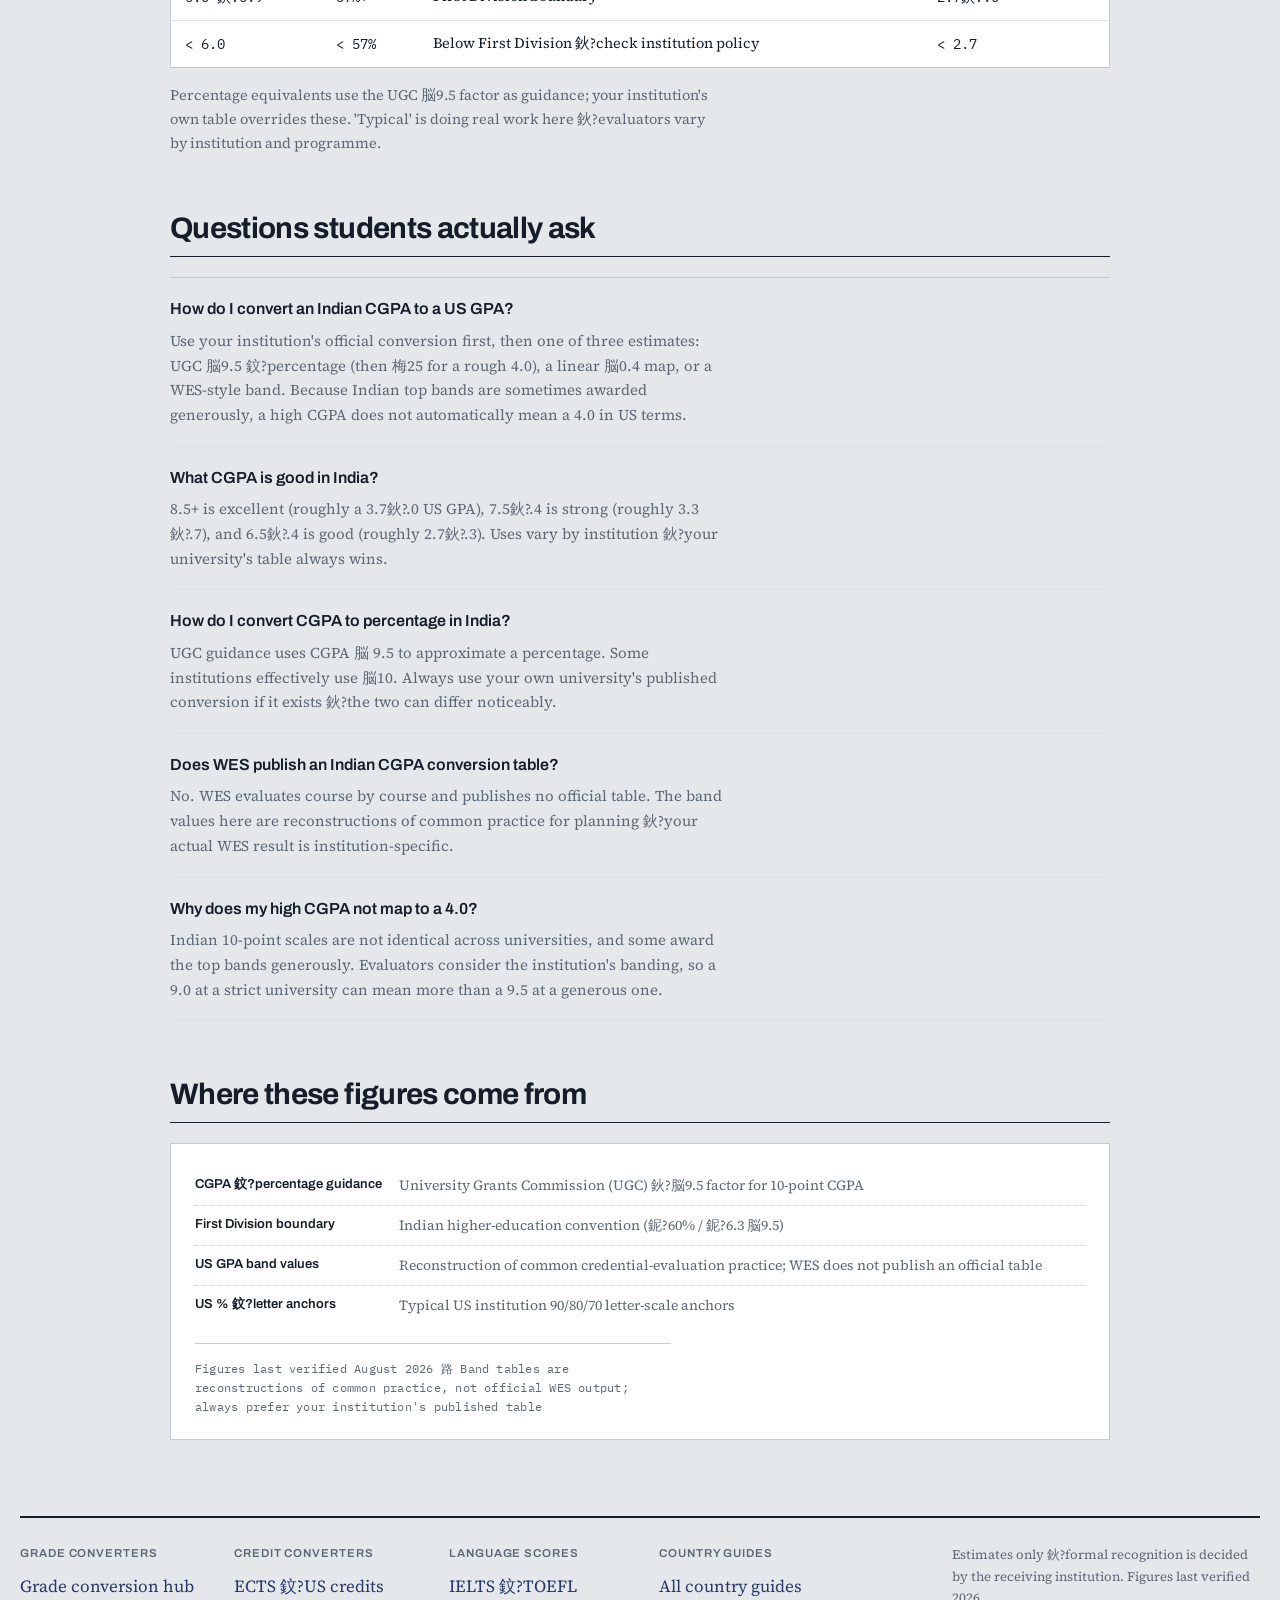
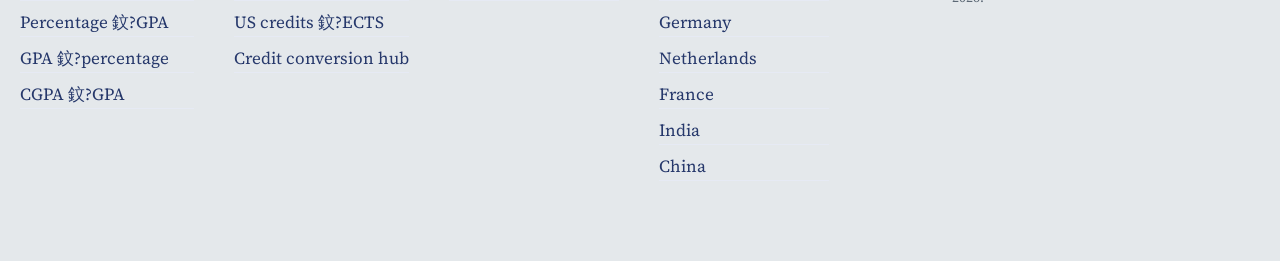
<file: india-to-gpa.html>
﻿<!DOCTYPE html>
<html lang="en">
<head>
<meta charset="UTF-8">
<meta name="viewport" content="width=device-width, initial-scale=1.0">
<title>Indian CGPA to US GPA 鈥?India 10-Point CGPA</title>
<meta name="description" content="Convert an Indian CGPA (out of 10) to a US 4.0 GPA. The UGC 脳9.5 percentage shortcut, the linear proportional map, and WES-style bands 鈥?side by side, because Indian CGPAs usually sit higher than a naive assumes.">
<!-- TODO 涓婄嚎鍓嶆浛鎹㈡湰鏂囦欢鍐呮墍鏈?example.com 涓虹湡瀹炲煙鍚嶏紙canonical / og:url / schema 鍐呯殑 URL 鍏?5 澶勶級 -->
<link rel="canonical" href="https://example.com/india-to-gpa">

<meta property="og:type" content="website">
<meta property="og:url" content="https://example.com/india-to-gpa">
<meta property="og:title" content="Indian CGPA to US GPA 鈥?India 10-Point CGPA">
<meta property="og:description" content="The Indian 10-point CGPA to US 4.0 GPA: UGC 脳9.5, linear mapping, and WES-style bands.">
<meta name="twitter:card" content="summary">
<meta property="og:image" content="https://example.com/assets/og.png">
<meta property="og:image:width" content="1200">
<meta property="og:image:height" content="630">
<meta name="twitter:title" content="Indian CGPA to US GPA Converter">
<meta name="twitter:description" content="India 10-point CGPA 鈫?US 4.0, three ways with the caveats included.">

<link rel="preconnect" href="https://fonts.googleapis.com">
<link rel="preconnect" href="https://fonts.gstatic.com" crossorigin>
<link href="https://fonts.googleapis.com/css2?family=Archivo:wght@500;600;700;800&family=Source+Serif+4:opsz,wght@8..60,400;8..60,600&family=IBM+Plex+Mono:wght@400;500;600&display=swap" rel="stylesheet">

<link rel="stylesheet" href="assets/css/site.css">
<link rel="icon" type="image/svg+xml" href="assets/favicon.svg">

<script type="application/ld+json">
{
  "@context": "https://schema.org",
  "@graph": [
    {
      "@type": "WebApplication",
      "@id": "https://example.com/india-to-gpa#tool",
      "name": "Indian CGPA to US GPA Converter",
      "url": "https://example.com/india-to-gpa",
      "applicationCategory": "EducationalApplication",
      "operatingSystem": "Any modern web browser",
      "isAccessibleForFree": true,
      "offers": { "@type": "Offer", "price": "0", "priceCurrency": "USD" },
      "featureList": [
        "Indian 10-point CGPA to US 4.0 GPA",
        "UGC 脳9.5 percentage shortcut",
        "Linear and WES-style band mapping",
        "Admissions readout against common US cutoffs"
      ]
    },
    {
      "@type": "BreadcrumbList",
      "itemListElement": [
        { "@type": "ListItem", "position": 1, "name": "Home", "item": "https://example.com/" },
        { "@type": "ListItem", "position": 2, "name": "Country guides", "item": "https://example.com/country-guides" },
        { "@type": "ListItem", "position": 3, "name": "India" }
      ]
    },
    {
      "@type": "WebPage",
      "@id": "https://example.com/india-to-gpa#page",
      "url": "https://example.com/india-to-gpa",
      "name": "Indian CGPA to US GPA Converter",
      "dateModified": "2026-08-12",
      "primaryImageOfPage": null,
      "mainEntity": { "@id": "https://example.com/india-to-gpa#tool" }
    },
    {
      "@type": "FAQPage",
      "mainEntity": [
        {
          "@type": "Question",
          "name": "How do I convert an Indian CGPA to a US GPA?",
          "acceptedAnswer": {
            "@type": "Answer",
            "text": "Run it through your institution's own conversion if one exists, then use one of three estimates: the UGC 脳9.5 percentage shortcut (CGPA 脳9.5 = %, then 梅25 for a rough 4.0), a linear proportional map, or a WES-style band. Because Indian grading is often more generous at the top, a high CGPA does not always mean a 4.0 in US terms."
          }
        },
        {
          "@type": "Question",
          "name": "What CGPA is good in India?",
          "acceptedAnswer": {
            "@type": "Answer",
            "text": "On the Indian 10-point scale, 8.5+ is excellent (roughly a 3.7鈥?.0 US GPA), 7.5鈥?.4 is strong (roughly 3.3鈥?.7), and 6.5鈥?.4 is good (roughly 2.7鈥?.3). Uses vary by institution and programme, and your university's official table always wins over a generic estimate."
          }
        },
        {
          "@type": "Question",
          "name": "How do I convert CGPA to percentage in India?",
          "acceptedAnswer": {
            "@type": "Answer",
            "text": "University Grants Commission guidance uses CGPA 脳 9.5 to get an approximate percentage. Some Indian institutions effectively use 脳10 on a 10-point scale. Always use your own university's published conversion if it exists 鈥?the two can differ noticeably."
          }
        },
        {
          "@type": "Question",
          "name": "Does WES publish an Indian CGPA conversion table?",
          "acceptedAnswer": {
            "@type": "Answer",
            "text": "No. WES evaluates each course using its own methodology and publishes no official table. The band values on this page are reconstructions of common practice for planning 鈥?your actual WES result is course-by-course and institution-specific."
          }
        },
        {
          "@type": "Question",
          "name": "Why does my Indian CGPA not equal a 4.0 directly?",
          "acceptedAnswer": {
            "@type": "Answer",
            "text": "Indian 10-point scales are internally consistent but not identical across universities, and some award the top bands generously. A 9.0 at a strict university can mean more than a 9.5 at a generous one. Evaluators consider the institution's banding, so the same CGPA can produce different US GPAs."
          }
        }
      ]
    }
  ]
}
</script>

<style>
/* page-specific tweaks only; everything else lives in site.css */
</style>
</head>
<body>
<div class="wrap">

<header class="site-nav">
  <a class="brand" href="index.html">CreditLab<small>transcripts, translated</small></a>
  <nav aria-label="Converters">
    <a href="index.html">Home</a>
    <a href="grade-conversion.html">Grades</a>
    <a href="credit-conversion.html">Credit conversion</a>
    <a href="ects-to-us-credits.html">ECTS 鈫?US</a>
    <a href="american-credit-hours-to-ects.html">US 鈫?ECTS</a>
    <a href="ielts-to-toefl.html">Languages</a>
    <a href="country-guides.html" aria-current="page">Countries</a>
  </nav>
</header>

<div class="crumbs" aria-label="Breadcrumb">
  <ol>
    <li><a href="index.html">Home</a></li>
    <li><a href="country-guides.html">Country guides</a></li>
    <li><span aria-current="page">India</span></li>
  </ol>
</div>

<header class="mast">
  <div class="eyebrow">
    <span>Country guide 路 India</span>
    <span>路</span>
    <span><b>Convert with your institution first</b></span>
  </div>
  <h1><span class="sys-eu">Indian CGPA</span> to <span class="sys-us">US GPA</span></h1>
  <p class="standfirst">India grades on a 10-point CGPA, but the banding differs by university 鈥?which is why your own institution's official conversion wins over any generic estimate. This converter gives you three reads: the UGC 脳9.5 percentage shortcut, a linear proportional map, and a WES-style band, with the caveat that a high Indian CGPA doesn't automatically mean a 4.0.</p>
</header>

<!-- ============ CONVERTER ============ -->
<div class="conv">
  <div class="pane pane-in">
    <div class="pane-tag">Your system</div>

    <label for="grade">Indian CGPA (out of 10)</label>
    <input type="number" id="grade" value="8.0" min="0" max="10" step="0.1" inputmode="decimal">

    <div class="methods" role="radiogroup" aria-label="Conversion method">
      <label class="m on" for="m1">
        <input type="radio" name="method" id="m1" value="ugc" checked>
        <span>
          <span class="m-name">UGC 脳9.5 percentage</span>
          <span class="m-note">The University Grants Commission shortcut 鈥?CGPA 脳9.5 鈫?%, then the standard % 鈫?GPA bands.</span>
        </span>
      </label>

      <label class="m" for="m2">
        <input type="radio" name="method" id="m2" value="band">
        <span>
          <span class="m-name">WES-style bands</span>
          <span class="m-note">Common credential-evaluation band mapping, tuned to how Indian CGPAs typically sit.</span>
        </span>
      </label>

      <label class="m" for="m3">
        <input type="radio" name="method" id="m3" value="linear">
        <span>
          <span class="m-name">Linear (CGPA 脳 0.4)</span>
          <span class="m-note">Straight proportion. Simple, consistent, but often harsh on mid-range CGPAs.</span>
        </span>
      </label>
    </div>
  </div>

  <div class="pane pane-out" aria-live="polite">
    <div class="pane-tag">US equivalent</div>

    <div class="readout">
      <div class="r-label">US GPA (4.0)</div>
      <div class="r-value" id="gpa">3.3<span class="r-unit">/4.0</span></div>
    </div>

    <div class="readout">
      <div class="r-label">Equivalent percentage</div>
      <div class="r-value minor" id="descr">76%<span class="r-unit">8.0 脳 9.5</span></div>
    </div>

    <div class="workload">
      <div>Method &nbsp;<b id="m-name">UGC 脳9.5 percentage</b></div>
      <div>GPA points &nbsp;<b id="points">3.3</b></div>
      <div>Interpretation &nbsp;<b id="sum">via 76% on US bands</b></div>
    </div>
  </div>
</div>

<!-- ============ VERDICT ============ -->
<div class="verdictbox">
  <div class="verdictbox-tag">Where this sits for a US application</div>
  <div aria-live="polite">
    <p class="gverdict" id="verdict">An Indian CGPA of <em>8.0</em> is roughly a <em>3.3</em> US GPA.</p>
    <p class="gverdict-note" id="verdict-note">That clears the common 3.0 floor and is competitive at many US master's programmes. Selective programmes start closer to 3.5, roughly a CGPA of 8.5+. If your university publishes an official CGPA鈫? table, use it 鈥?this is an estimate, not a replacement.</p>
  </div>

  <div class="gscale" id="gscale">
    <div class="gtrack"></div>
    <div id="gticks"></div>
    <div class="you" id="you" style="left:0%">
      <div class="you-dot"></div>
      <div class="you-lab" id="you-lab">you 路 3.3</div>
    </div>
  </div>
</div>

<div class="related">
  <span class="rel-tag">In the same family</span>
  <a href="country-guides.html">All country guides</a>
  <a href="cgpa-to-gpa.html">CGPA 鈫?GPA converter</a>
  <a href="percentage-to-gpa.html">Percentage 鈫?GPA converter</a>
</div>

<!-- ============ WHY CULTURE ============ -->
<section>
  <h2>Why a 10-point CGPA doesn't map to a simple 4.0</h2>
  <p>The Indian 10-point scale looks proportional to the US 4.0 鈥?divide by 10, times 4 鈥?and the arithmetic is tempting. But the two scales behave differently at the top. Indian universities set their own banding, some award the top bands generously, and a 9.0 at a strict institution can mean more than a 9.5 at a generous one. Evaluators read the transcript, the institution, and the banding tables together.</p>

  <div class="split">
    <div>
      <div class="sys-name">India</div>
      <div class="unit">8.5+ = excellent</div>
      <p>First Division typically starts around 60% (鈮?6.3 脳9.5), and 8.5鈥?0 is strong-to-outstanding territory depending on the university. Banding is institution-specific.</p>
    </div>
    <div>
      <div class="sys-name">US 4.0</div>
      <div class="unit">3.7+ = A range</div>
      <p>US A/A鈭?territory starts at 90% on many scales. Because Indian top bands are sometimes awarded generously, a high CGPA does not automatically translate to a 4.0.</p>
    </div>
  </div>

  <p style="margin-top:20px">The three methods below land differently on purpose: the UGC shortcut is the referenceable one in India, WES-style bands are the honest planning read, and the linear map is what naive calculators do 鈥?which is why the results can disagree. That disagreement is information, not a bug.</p>

  <p style="margin-top:16px">And if you're working from a percentage instead of a CGPA, use the <a href="percentage-to-gpa.html">percentage 鈫?GPA converter</a> directly.</p>
</section>

<!-- ============ METHODS ============ -->
<section>
  <h2>Three ways to run the conversion</h2>
  <div class="cards">
    <div class="card">
      <div class="num">METHOD 01</div>
      <h3>UGC 脳9.5 percentage</h3>
      <p>University Grants Commission guidance: CGPA 脳 9.5 = percentage. Then map the percentage to US bands using the standard 90/80/70 anchors. Referenceable in India, and the most common shortcut applicants are told.</p>
      <div class="formula">8.5 鈫?81% 鈫?3.7<br>8.0 鈫?76% 鈫?3.3</div>
    </div>
    <div class="card">
      <div class="num">METHOD 02</div>
      <h3>WES-style bands</h3>
      <p>A common credential-evaluation band read, tuned to how Indian CGPAs typically sit. More forgiving in the middle than a linear map, because a 6.5鈥?.5 CGPA is genuinely solid Indian work.</p>
      <div class="formula">9.0+ 鈫?3.7鈥?.0 路 8.0鈥?.9 鈫?3.3鈥?.7<br>7.0鈥?.9 鈫?3.0鈥?.3 路 6.0鈥?.9 鈫?2.7鈥?.0</div>
    </div>
    <div class="card">
      <div class="num">METHOD 03</div>
      <h3>Linear (CGPA 脳 0.4)</h3>
      <p>CGPA 脳 0.4. Simple and widely used, but it treats both scales as proportionally identical 鈥?which they are not. It is harsh on mid-range CGPAs and optimistic nowhere it shouldn't be.</p>
      <div class="formula">8.0 鈫?3.2 路 7.0 鈫?2.8</div>
    </div>
  </div>

  <div class="warn">
    <h3>Check your university's official table first</h3>
    <p>Many Indian universities publish their own CGPA鈫抪ercentage conversion. That table always wins over the generic shortcuts here 鈥?the 脳9.5 factor is guidance, not law, and some institutions effectively use 脳10. If your transcript already states a percentage or GPA, report that.</p>
  </div>
</section>

<!-- ============ REFERENCE ============ -->
<section>
  <h2>Indian CGPA at a glance</h2>
  <table>
    <thead>
      <tr><th>CGPA (10)</th><th>鈮?%</th><th>Reading</th><th>Typical US GPA</th></tr>
    </thead>
    <tbody>
      <tr><td>9.0 鈥?10</td><td>85%+</td><td class="deg">Outstanding 鈥?top band at most institutions</td><td>3.7鈥?.0</td></tr>
      <tr><td>8.5 鈥?8.9</td><td>80%+</td><td class="deg">Excellent 鈥?strong, competitive</td><td>3.7</td></tr>
      <tr><td>8.0 鈥?8.4</td><td>76%+</td><td class="deg">Very good 鈥?clears most selective floors</td><td>3.3</td></tr>
      <tr><td>7.0 鈥?7.9</td><td>66%+</td><td class="deg">Good 鈥?solid, above First Division</td><td>3.0鈥?.3</td></tr>
      <tr><td>6.0 鈥?6.9</td><td>57%+</td><td class="deg">First Division boundary</td><td>2.7鈥?.0</td></tr>
      <tr><td>&lt; 6.0</td><td>&lt; 57%</td><td class="deg">Below First Division 鈥?check institution policy</td><td>&lt; 2.7</td></tr>
    </tbody>
  </table>

  <p style="margin-top:16px;font-size:14.5px;color:var(--muted)">Percentage equivalents use the UGC 脳9.5 factor as guidance; your institution's own table overrides these. 'Typical' is doing real work here 鈥?evaluators vary by institution and programme.</p>
</section>

<!-- ============ FAQ ============ -->
<section>
  <h2>Questions students actually ask</h2>
  <dl class="faq">
    <div>
      <dt>How do I convert an Indian CGPA to a US GPA?</dt>
      <dd>Use your institution's official conversion first, then one of three estimates: UGC 脳9.5 鈫?percentage (then 梅25 for a rough 4.0), a linear 脳0.4 map, or a WES-style band. Because Indian top bands are sometimes awarded generously, a high CGPA does not automatically mean a 4.0 in US terms.</dd>
    </div>
    <div>
      <dt>What CGPA is good in India?</dt>
      <dd>8.5+ is excellent (roughly a 3.7鈥?.0 US GPA), 7.5鈥?.4 is strong (roughly 3.3鈥?.7), and 6.5鈥?.4 is good (roughly 2.7鈥?.3). Uses vary by institution 鈥?your university's table always wins.</dd>
    </div>
    <div>
      <dt>How do I convert CGPA to percentage in India?</dt>
      <dd>UGC guidance uses CGPA 脳 9.5 to approximate a percentage. Some institutions effectively use 脳10. Always use your own university's published conversion if it exists 鈥?the two can differ noticeably.</dd>
    </div>
    <div>
      <dt>Does WES publish an Indian CGPA conversion table?</dt>
      <dd>No. WES evaluates course by course and publishes no official table. The band values here are reconstructions of common practice for planning 鈥?your actual WES result is institution-specific.</dd>
    </div>
    <div>
      <dt>Why does my high CGPA not map to a 4.0?</dt>
      <dd>Indian 10-point scales are not identical across universities, and some award the top bands generously. Evaluators consider the institution's banding, so a 9.0 at a strict university can mean more than a 9.5 at a generous one.</dd>
    </div>
  </dl>
</section>

<!-- ============ SOURCES ============ -->
<section>
  <h2>Where these figures come from</h2>
  <div class="sources">
    <ul>
      <li><span class="what">CGPA 鈫?percentage guidance</span><span class="who">University Grants Commission (UGC) 鈥?脳9.5 factor for 10-point CGPA</span></li>
      <li><span class="what">First Division boundary</span><span class="who">Indian higher-education convention (鈮?60% / 鈮?6.3 脳9.5)</span></li>
      <li><span class="what">US GPA band values</span><span class="who">Reconstruction of common credential-evaluation practice; WES does not publish an official table</span></li>
      <li><span class="what">US % 鈫?letter anchors</span><span class="who">Typical US institution 90/80/70 letter-scale anchors</span></li>
    </ul>
    <p class="verified">Figures last verified August 2026 路 Band tables are reconstructions of common practice, not official WES output; always prefer your institution's published table</p>
  </div>
</section>

</div>

<footer class="site-foot">
  <div class="foot-col">
    <strong>Grade converters</strong>
    <a href="grade-conversion.html">Grade conversion hub</a>
    <a href="percentage-to-gpa.html">Percentage 鈫?GPA</a>
    <a href="gpa-to-percentage.html">GPA 鈫?percentage</a>
    <a href="cgpa-to-gpa.html">CGPA 鈫?GPA</a>
  </div>
  <div class="foot-col">
    <strong>Credit converters</strong>
    <a href="ects-to-us-credits.html">ECTS 鈫?US credits</a>
    <a href="american-credit-hours-to-ects.html">US credits 鈫?ECTS</a>
    <a href="credit-conversion.html">Credit conversion hub</a>
  </div>
  <div class="foot-col">
    <strong>Language scores</strong>
    <a href="ielts-to-toefl.html">IELTS 鈫?TOEFL</a>
  </div>
  <div class="foot-col">
    <strong>Country guides</strong>
    <a href="country-guides.html">All country guides</a>
    <a href="germany-to-gpa.html">Germany</a>
    <a href="netherlands-to-gpa.html">Netherlands</a>
    <a href="france-to-gpa.html">France</a>
    <a href="india-to-gpa.html">India</a>
    <a href="china-to-gpa.html">China</a>
  </div>
  <p class="foot-note">Estimates only 鈥?formal recognition is decided by the receiving institution. Figures last verified <span data-year>2026</span>.</p>
</footer>

<script>
(function(){
  'use strict';
  var $ = function(id){ return document.getElementById(id); };
  var grade = $('grade');
  var gpa = $('gpa'), descr = $('descr'), mName = $('m-name'), points = $('points'), sum = $('sum');
  var verdict = $('verdict'), vNote = $('verdict-note'), you = $('you'), youLab = $('you-lab'), gticks = $('gticks');

  function ugcMethod(g){
    var pct = g * 9.5;
    if(pct >= 85) return 4.0;
    if(pct >= 80) return 3.7;
    if(pct >= 75) return 3.3;
    if(pct >= 70) return 3.0;
    if(pct >= 60) return 2.7;
    if(pct >= 50) return 2.3;
    return 1.3;
  }

  function bandMethod(g){
    if(g >= 9.0) return 3.7;
    if(g >= 8.0) return 3.3;
    if(g >= 7.5) return 3.3;
    if(g >= 7.0) return 3.0;
    if(g >= 6.0) return 2.7;
    return 1.3;
  }

  function methodValue(m){
    var g = parseFloat(grade.value) || 0;
    if(m === 'ugc') return ugcMethod(g);
    if(m === 'band') return bandMethod(g);
    return Math.min(4, Math.max(0, g * 0.4));
  }

  function round1(n){ return Math.round(n*10)/10; }

  function currentMethod(){
    var r = document.querySelector('input[name=method]:checked');
    return r ? r.value : 'ugc';
  }

  function renderTicks(){
    gticks.innerHTML = '';
    [[2.0,'fail zone'],[2.7,'first division'],[3.0,'common floor'],[3.5,'top-50 ideal'],[4.0,'maximum']].forEach(function(t){
      var d = document.createElement('div');
      d.className = 'gtick';
      d.style.left = (t[0]/4*100) + '%';
      d.innerHTML = '<div class="gtick-lab" style="left:0"><b>' + t[0] + '</b>' + t[1] + '</div>';
      gticks.appendChild(d);
    });
  }

  function writeVerdict(g){
    var cg = parseFloat(grade.value) || 0;
    var v, n;
    if(cg < 5.5){
      v = 'A CGPA of <em>' + cg.toFixed(1) + '</em> 鈥?below the typical First Division line.';
      n = 'Below roughly 60% equivalent, most US master\u2019s programmes will want significant explanation: strong final-semester records, entrance exams, or professional experience.';
    } else if(cg < 6.5){
      v = 'A CGPA of <em>' + cg.toFixed(1) + '</em> 鈥?near the First Division boundary, roughly a 2.7 US GPA.';
      n = 'This sits just under most US 3.0 floors. Strong coursework elsewhere, entrance exams, and a coherent story can carry it, but it\u2019s the binding constraint in most applications.';
    } else if(cg < 7.5){
      v = 'A CGPA of <em>' + cg.toFixed(1) + '</em> 鈥?good, roughly a 3.0鈥?.3 US GPA.';
      n = 'That clears the common 3.0 floor for many US master\u2019s programmes. Selective departments want 3.5+, roughly a CGPA of 8.5+, so target schools accordingly.';
    } else if(cg < 8.5){
      v = 'A CGPA of <em>' + cg.toFixed(1) + '</em> 鈥?strong, competitive for selective programmes.';
      n = 'Roughly a 3.3鈥?.7 US GPA. This clears most selective floors and leaves room for entrance exams to make the difference at the very top programmes.';
    } else {
      v = 'A CGPA of <em>' + cg.toFixed(1) + '</em> 鈥?excellent, competitive across the board.';
      n = 'Roughly a 3.7+ US GPA by most reconstructions. At this level the constraint is rarely your GPA 鈥?it\u2019s research fit, statements, and recommendations.';
    }
    verdict.innerHTML = v;
    vNote.textContent = n;
  }

  function compute(){
    var method = currentMethod();
    var g = round1(methodValue(method));
    var cg = parseFloat(grade.value) || 0;

    var names = { ugc:'UGC 脳9.5 percentage', band:'WES-style bands', linear:'Linear (CGPA 脳 0.4)' };
    var interps = { ugc:'via ' + round1(cg * 9.5) + '% on US bands', band:'band mapping', linear:'rough guide only' };

    g = round1(g);
    gpa.innerHTML = g.toFixed(1) + '<span class="r-unit">/4.0</span>';
    descr.innerHTML = round1(cg * 9.5) + '%<span class="r-unit">' + cg.toFixed(1) + ' 脳 9.5 (UGC)</span>';
    mName.textContent = names[method];
    points.textContent = g.toFixed(1);
    sum.textContent = interps[method];

    var pct2 = (g/4)*100;
    you.style.left = Math.max(0, Math.min(100, pct2)) + '%';
    you.style.visibility = g > 0 ? 'visible' : 'hidden';
    youLab.textContent = 'you 路 ' + g.toFixed(1);

    writeVerdict(g);
  }

  var radios = document.querySelectorAll('input[name=method]');
  Array.prototype.forEach.call(radios, function(r){
    r.addEventListener('change', function(){
      Array.prototype.forEach.call(document.querySelectorAll('.conv .m'), function(m){ m.classList.remove('on'); });
      r.closest('.m').classList.add('on');
      compute();
    });
  });

  grade.addEventListener('input', compute);

  renderTicks();
  compute();
})();
</script>
<script defer src="assets/js/site.js"></script>
</body>
</html>
</file>
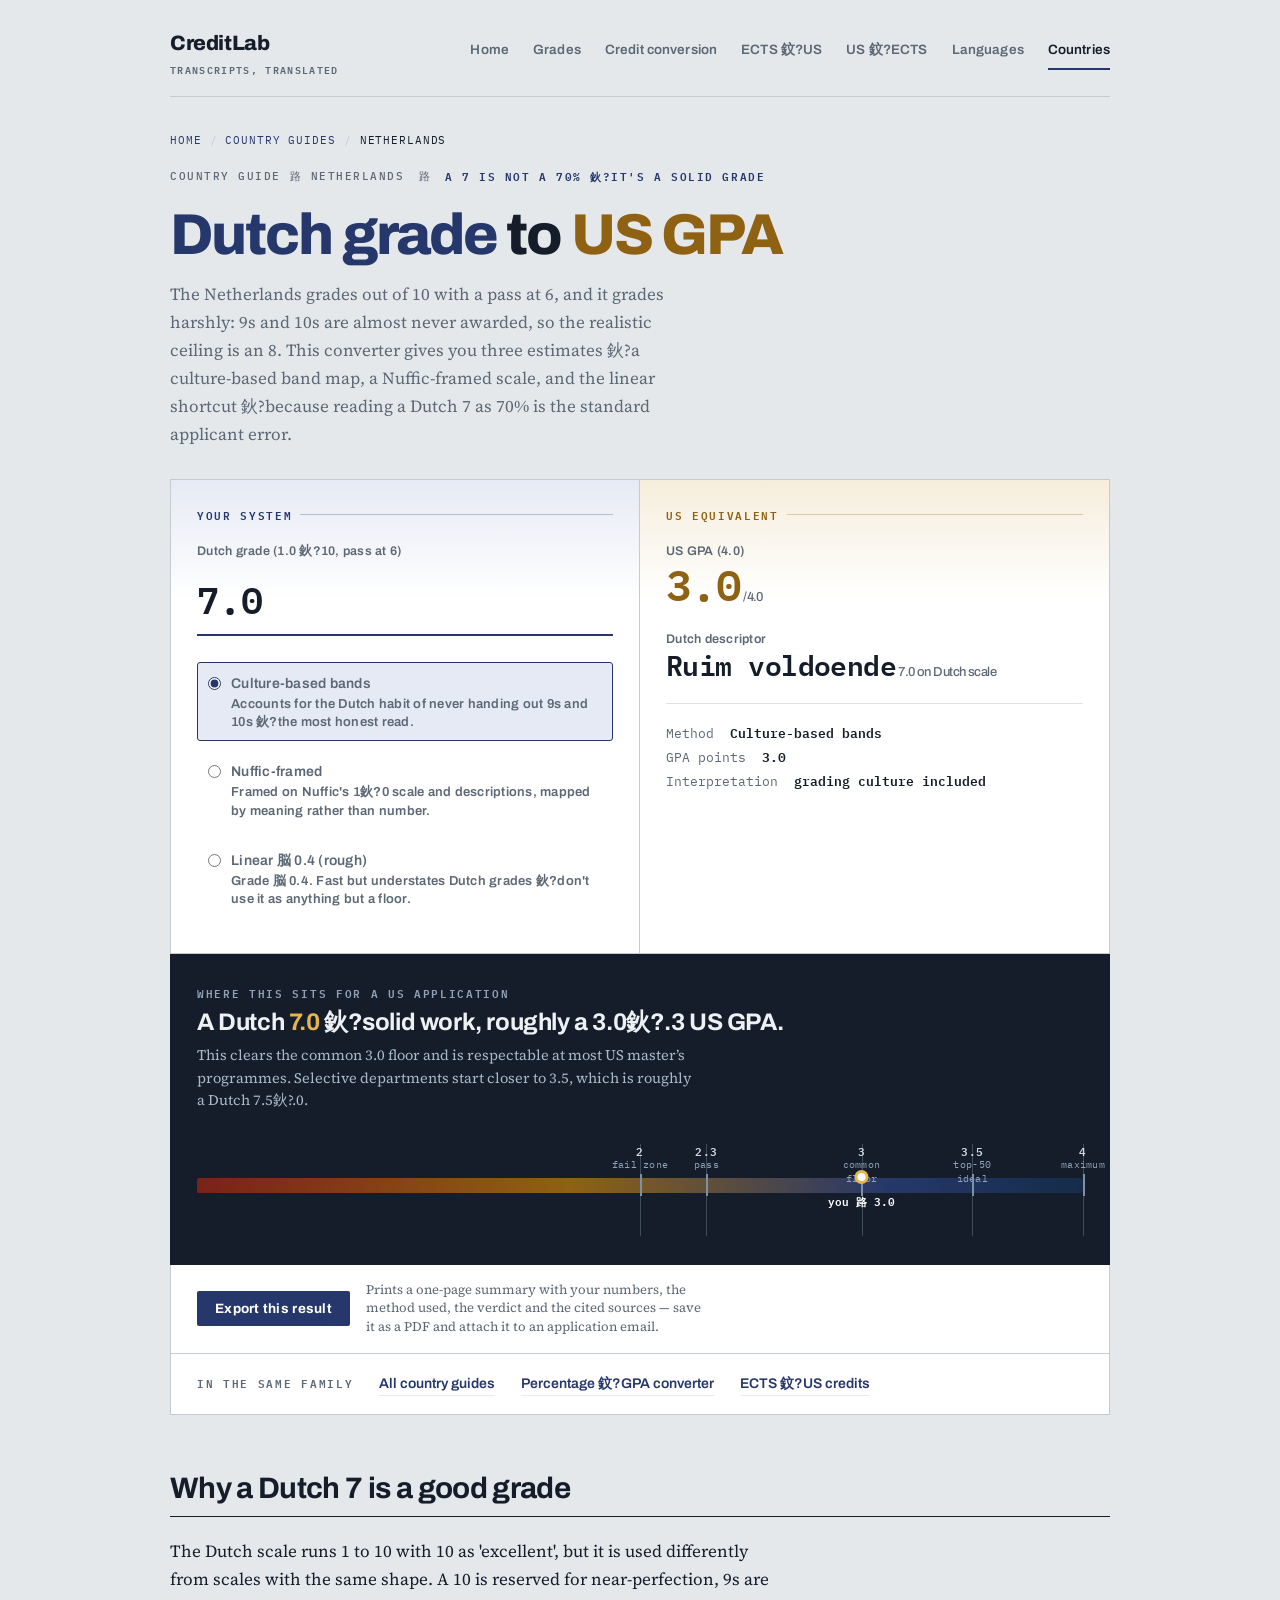
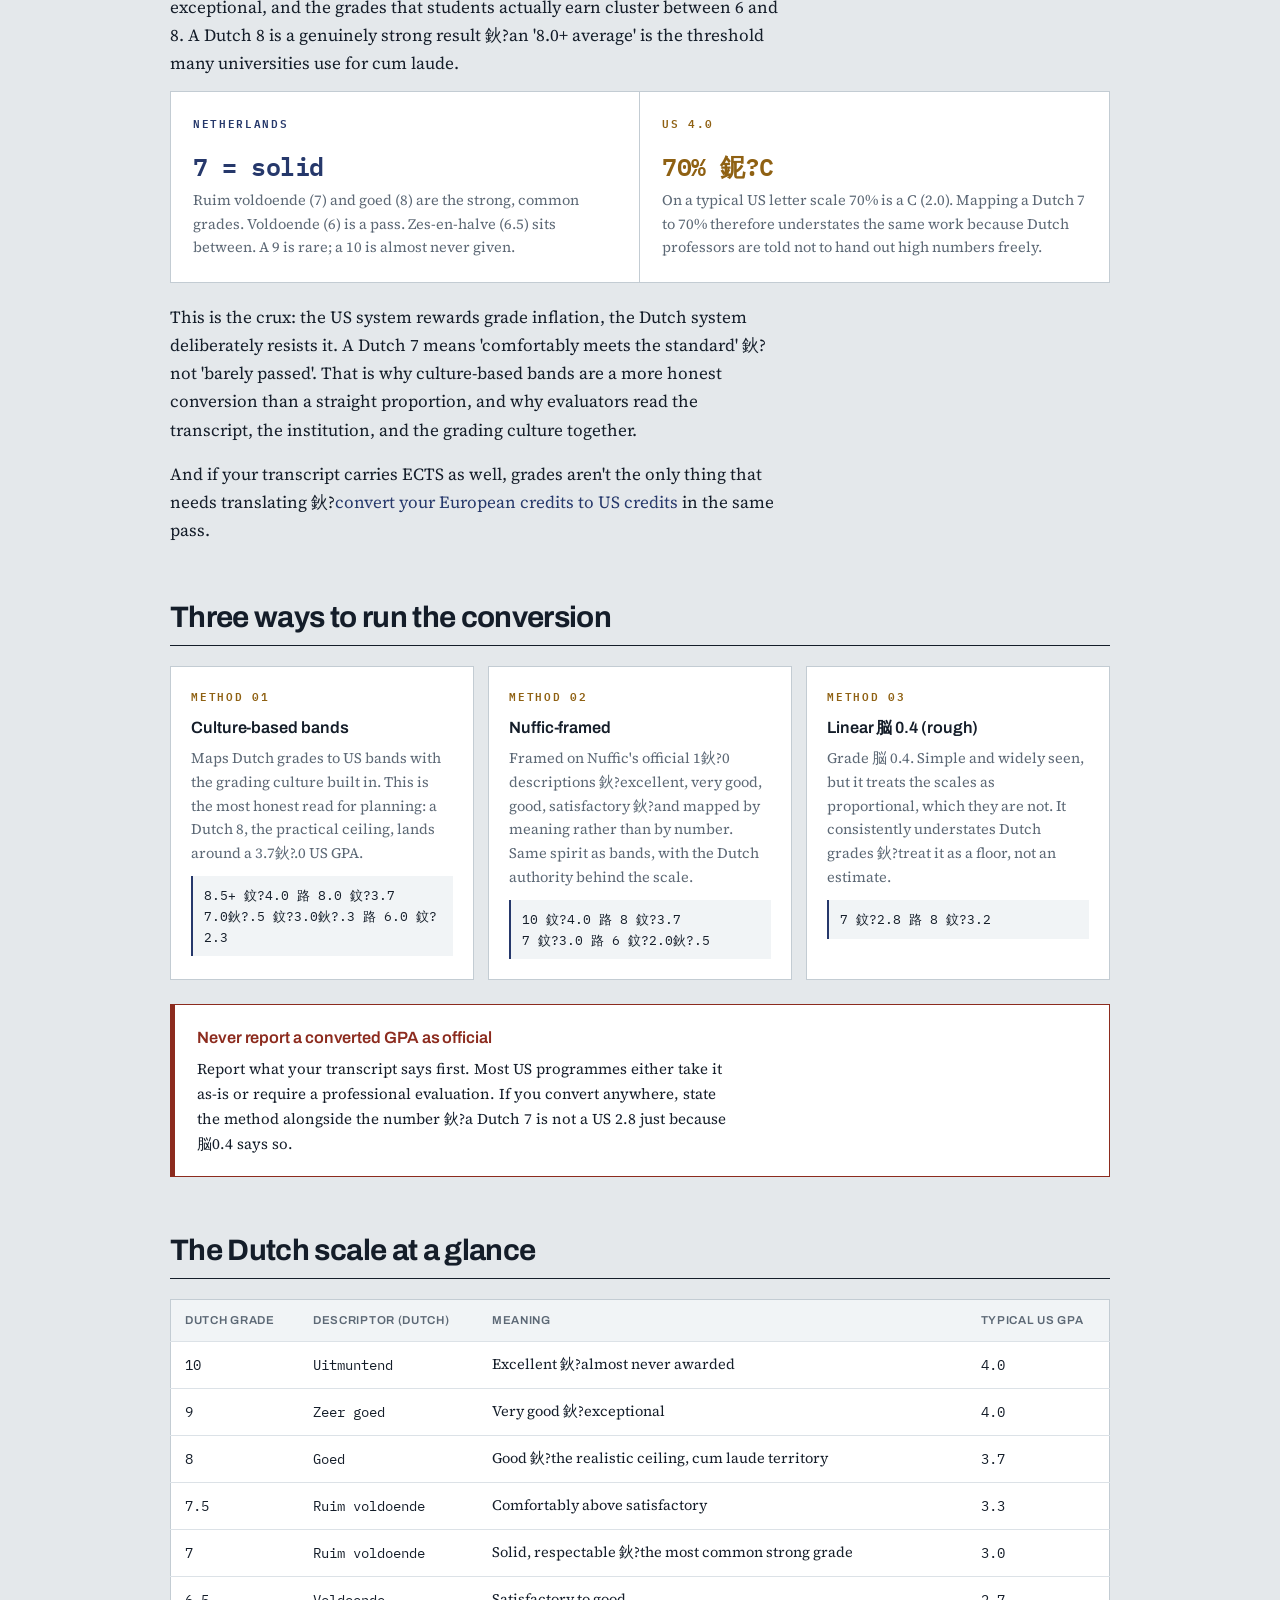
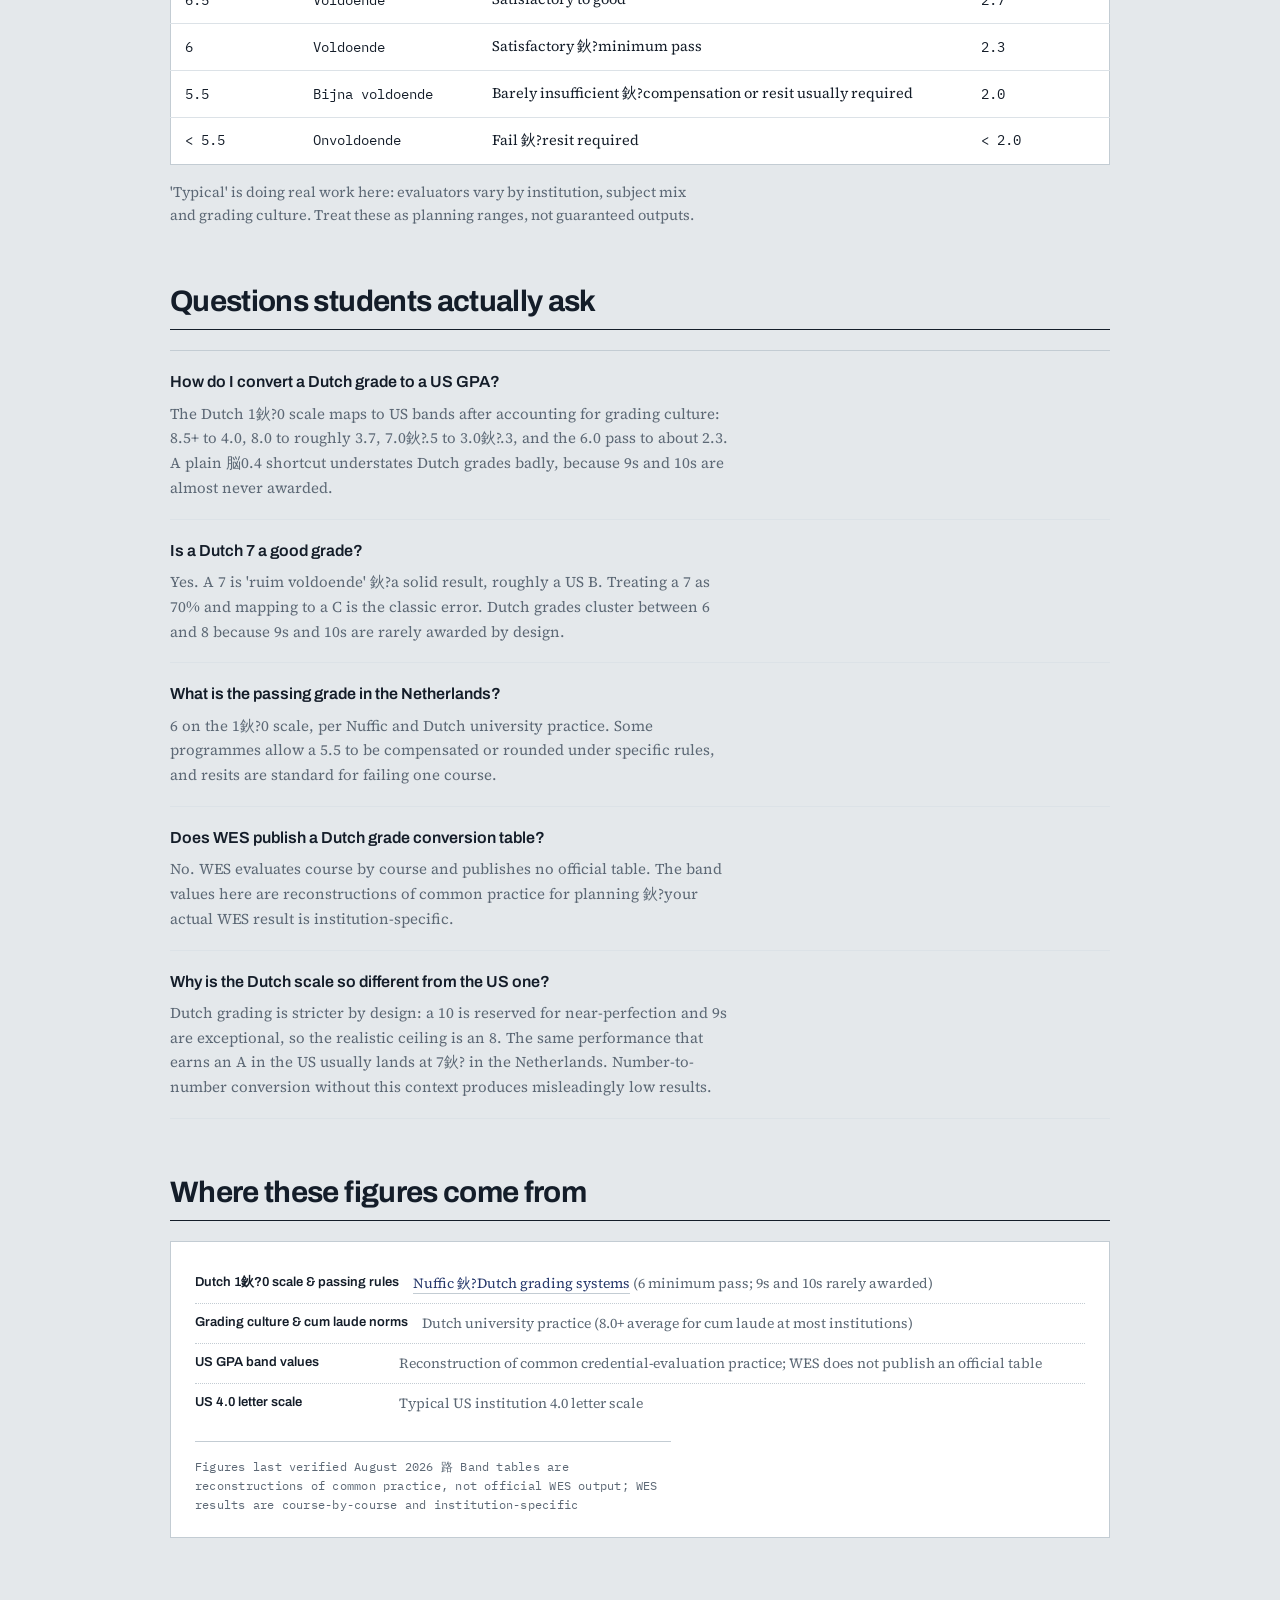
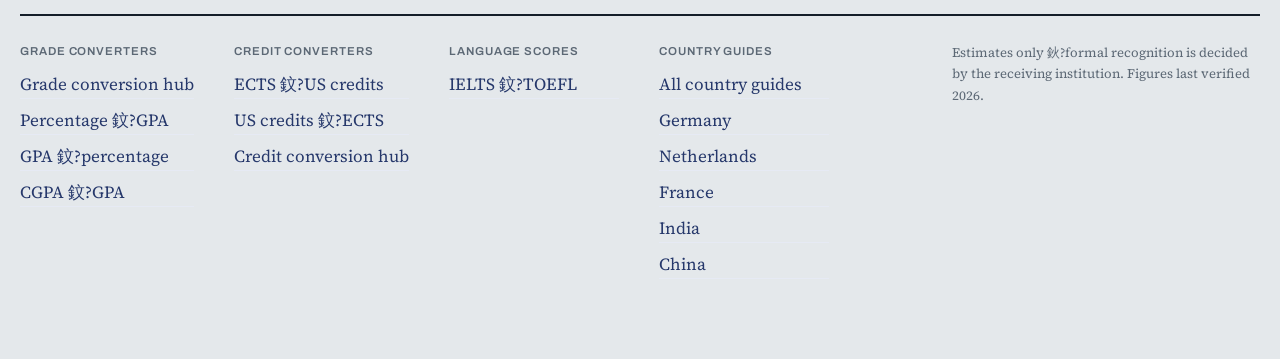
<file: netherlands-to-gpa.html>
﻿<!DOCTYPE html>
<html lang="en">
<head>
<meta charset="UTF-8">
<meta name="viewport" content="width=device-width, initial-scale=1.0">
<title>Dutch Grade to US GPA 鈥?Netherlands 1鈥?0 Scale Conversion</title>
<meta name="description" content="Convert a Dutch university grade (1鈥?0) to a US 4.0 GPA. Nuffic's 1鈥?0 scale with a 6 pass, a culture-based band mapping, and the simple linear shortcut 鈥?side by side, because a Dutch 8 is not an 80%. Sources cited.">
<!-- TODO 涓婄嚎鍓嶆浛鎹㈡湰鏂囦欢鍐呮墍鏈?example.com 涓虹湡瀹炲煙鍚嶏紙canonical / og:url / schema 鍐呯殑 URL 鍏?5 澶勶級 -->
<link rel="canonical" href="https://example.com/netherlands-to-gpa">

<meta property="og:type" content="website">
<meta property="og:url" content="https://example.com/netherlands-to-gpa">
<meta property="og:title" content="Dutch Grade to US GPA 鈥?Netherlands 1鈥?0 Scale Conversion">
<meta property="og:description" content="The Dutch 1鈥?0 scale to US 4.0, three ways: culture-based bands, Nuffic's scale, and the linear shortcut. A Dutch 7 is not a 70%.">
<meta name="twitter:card" content="summary">
<meta property="og:image" content="https://example.com/assets/og.png">
<meta property="og:image:width" content="1200">
<meta property="og:image:height" content="630">
<meta name="twitter:title" content="Dutch Grade to US GPA Converter">
<meta name="twitter:description" content="Netherlands 1鈥?0 鈫?US 4.0, with the grading culture included.">

<link rel="preconnect" href="https://fonts.googleapis.com">
<link rel="preconnect" href="https://fonts.gstatic.com" crossorigin>
<link href="https://fonts.googleapis.com/css2?family=Archivo:wght@500;600;700;800&family=Source+Serif+4:opsz,wght@8..60,400;8..60,600&family=IBM+Plex+Mono:wght@400;500;600&display=swap" rel="stylesheet">

<link rel="stylesheet" href="assets/css/site.css">
<link rel="icon" type="image/svg+xml" href="assets/favicon.svg">

<script type="application/ld+json">
{
  "@context": "https://schema.org",
  "@graph": [
    {
      "@type": "WebApplication",
      "@id": "https://example.com/netherlands-to-gpa#tool",
      "name": "Dutch Grade to US GPA Converter",
      "url": "https://example.com/netherlands-to-gpa",
      "applicationCategory": "EducationalApplication",
      "operatingSystem": "Any modern web browser",
      "isAccessibleForFree": true,
      "offers": { "@type": "Offer", "price": "0", "priceCurrency": "USD" },
      "featureList": [
        "Dutch 1鈥?0 grade to US 4.0 GPA",
        "Nuffic-style scale with grading-culture context",
        "Culture-based band mapping",
        "Admissions readout against common US cutoffs"
      ]
    },
    {
      "@type": "BreadcrumbList",
      "itemListElement": [
        { "@type": "ListItem", "position": 1, "name": "Home", "item": "https://example.com/" },
        { "@type": "ListItem", "position": 2, "name": "Country guides", "item": "https://example.com/country-guides" },
        { "@type": "ListItem", "position": 3, "name": "Netherlands" }
      ]
    },
    {
      "@type": "WebPage",
      "@id": "https://example.com/netherlands-to-gpa#page",
      "url": "https://example.com/netherlands-to-gpa",
      "name": "Dutch Grade to US GPA Converter",
      "dateModified": "2026-08-12",
      "primaryImageOfPage": null,
      "mainEntity": { "@id": "https://example.com/netherlands-to-gpa#tool" }
    },
    {
      "@type": "FAQPage",
      "mainEntity": [
        {
          "@type": "Question",
          "name": "How do I convert a Dutch grade to a US GPA?",
          "acceptedAnswer": {
            "@type": "Answer",
            "text": "The Dutch 1鈥?0 scale maps to US bands after accounting for grading culture: 8.5+ to 4.0, 8.0 to roughly 3.7, 7.0鈥?.5 to 3.0鈥?.3, and 6.0 (the pass) to about 2.3. A plain 脳0.4 shortcut understates Dutch grades badly, because 9s and 10s are almost never awarded in the Netherlands."
          }
        },
        {
          "@type": "Question",
          "name": "Is a Dutch 7 a good grade?",
          "acceptedAnswer": {
            "@type": "Answer",
            "text": "Yes. A 7 is 'ruim voldoende' 鈥?a solid, respectable grade, roughly a US B (3.0-3.3). Treating a 7 as 70% and mapping to a C is the classic error. Dutch grades cluster between 6 and 8 because 9 and 10 are rarely awarded by design."
          }
        },
        {
          "@type": "Question",
          "name": "What is the passing grade in the Netherlands?",
          "acceptedAnswer": {
            "@type": "Answer",
            "text": "The minimum pass is 6 on the 1鈥?0 scale, per Nuffic and Dutch university practice. At some institutions a 5.5 may be compensated or rounded depending on the rules of the programme and the resit policy."
          }
        },
        {
          "@type": "Question",
          "name": "Does WES publish a Dutch grade conversion table?",
          "acceptedAnswer": {
            "@type": "Answer",
            "text": "No. WES evaluates each course using its own institutional methodology and publishes no official table. The band values on this page are reconstructions of common practice for planning 鈥?your actual WES result is course-by-course and institution-specific."
          }
        },
        {
          "@type": "Question",
          "name": "Why is the Dutch scale so different from the US one?",
          "acceptedAnswer": {
            "@type": "Answer",
            "text": "Dutch grading is stricter by design: a 10 is reserved for near-perfection and 9s are exceptional, so the realistic ceiling is an 8. The same performance that earns an A in the US typically lands at 7鈥? in the Netherlands. Converting number-to-number without this context produces misleadingly low results."
          }
        }
      ]
    }
  ]
}
</script>

<style>
/* page-specific tweaks only; everything else lives in site.css */
</style>
</head>
<body>
<div class="wrap">

<header class="site-nav">
  <a class="brand" href="index.html">CreditLab<small>transcripts, translated</small></a>
  <nav aria-label="Converters">
    <a href="index.html">Home</a>
    <a href="grade-conversion.html">Grades</a>
    <a href="credit-conversion.html">Credit conversion</a>
    <a href="ects-to-us-credits.html">ECTS 鈫?US</a>
    <a href="american-credit-hours-to-ects.html">US 鈫?ECTS</a>
    <a href="ielts-to-toefl.html">Languages</a>
    <a href="country-guides.html" aria-current="page">Countries</a>
  </nav>
</header>

<div class="crumbs" aria-label="Breadcrumb">
  <ol>
    <li><a href="index.html">Home</a></li>
    <li><a href="country-guides.html">Country guides</a></li>
    <li><span aria-current="page">Netherlands</span></li>
  </ol>
</div>

<header class="mast">
  <div class="eyebrow">
    <span>Country guide 路 Netherlands</span>
    <span>路</span>
    <span><b>A 7 is not a 70% 鈥?it's a solid grade</b></span>
  </div>
  <h1><span class="sys-eu">Dutch grade</span> to <span class="sys-us">US GPA</span></h1>
  <p class="standfirst">The Netherlands grades out of 10 with a pass at 6, and it grades harshly: 9s and 10s are almost never awarded, so the realistic ceiling is an 8. This converter gives you three estimates 鈥?a culture-based band map, a Nuffic-framed scale, and the linear shortcut 鈥?because reading a Dutch 7 as 70% is the standard applicant error.</p>
</header>

<!-- ============ CONVERTER ============ -->
<div class="conv">
  <div class="pane pane-in">
    <div class="pane-tag">Your system</div>

    <label for="grade">Dutch grade (1.0 鈥?10, pass at 6)</label>
    <input type="number" id="grade" value="7.0" min="1" max="10" step="0.5" inputmode="decimal">

    <div class="methods" role="radiogroup" aria-label="Conversion method">
      <label class="m on" for="m1">
        <input type="radio" name="method" id="m1" value="band" checked>
        <span>
          <span class="m-name">Culture-based bands</span>
          <span class="m-note">Accounts for the Dutch habit of never handing out 9s and 10s 鈥?the most honest read.</span>
        </span>
      </label>

      <label class="m" for="m2">
        <input type="radio" name="method" id="m2" value="nuffic">
        <span>
          <span class="m-name">Nuffic-framed</span>
          <span class="m-note">Framed on Nuffic's 1鈥?0 scale and descriptions, mapped by meaning rather than number.</span>
        </span>
      </label>

      <label class="m" for="m3">
        <input type="radio" name="method" id="m3" value="linear">
        <span>
          <span class="m-name">Linear 脳 0.4 (rough)</span>
          <span class="m-note">Grade 脳 0.4. Fast but understates Dutch grades 鈥?don't use it as anything but a floor.</span>
        </span>
      </label>
    </div>
  </div>

  <div class="pane pane-out" aria-live="polite">
    <div class="pane-tag">US equivalent</div>

    <div class="readout">
      <div class="r-label">US GPA (4.0)</div>
      <div class="r-value" id="gpa">3.0<span class="r-unit">/4.0</span></div>
    </div>

    <div class="readout">
      <div class="r-label">Dutch descriptor</div>
      <div class="r-value minor" id="descr">Ruim voldoende<span class="r-unit">7 on Dutch scale</span></div>
    </div>

    <div class="workload">
      <div>Method &nbsp;<b id="m-name">Culture-based bands</b></div>
      <div>GPA points &nbsp;<b id="points">3.0</b></div>
      <div>Interpretation &nbsp;<b id="sum">grading culture included</b></div>
    </div>
  </div>
</div>

<!-- ============ VERDICT ============ -->
<div class="verdictbox">
  <div class="verdictbox-tag">Where this sits for a US application</div>
  <div aria-live="polite">
    <p class="gverdict" id="verdict">A Dutch 7 is roughly a <em>3.0鈥?.3</em> US GPA 鈥?solid standing, not a 70%.</p>
    <p class="gverdict-note" id="verdict-note">Most US master's programmes want a 3.0 or better; selective ones look for 3.5+, which is roughly a Dutch 7.5鈥?.0. The exact figure depends on the evaluator's course-by-course read, so treat it as a band, not a verdict.</p>
  </div>

  <div class="gscale" id="gscale">
    <div class="gtrack"></div>
    <div id="gticks"></div>
    <div class="you" id="you" style="left:0%">
      <div class="you-dot"></div>
      <div class="you-lab" id="you-lab">you 路 3.0</div>
    </div>
  </div>
</div>

<div class="related">
  <span class="rel-tag">In the same family</span>
  <a href="country-guides.html">All country guides</a>
  <a href="percentage-to-gpa.html">Percentage 鈫?GPA converter</a>
  <a href="ects-to-us-credits.html">ECTS 鈫?US credits</a>
</div>

<!-- ============ WHY CULTURE ============ -->
<section>
  <h2>Why a Dutch 7 is a good grade</h2>
  <p>The Dutch scale runs 1 to 10 with 10 as 'excellent', but it is used differently from scales with the same shape. A 10 is reserved for near-perfection, 9s are exceptional, and the grades that students actually earn cluster between 6 and 8. A Dutch 8 is a genuinely strong result 鈥?an '8.0+ average' is the threshold many universities use for cum laude.</p>

  <div class="split">
    <div>
      <div class="sys-name">Netherlands</div>
      <div class="unit">7 = solid</div>
      <p>Ruim voldoende (7) and goed (8) are the strong, common grades. Voldoende (6) is a pass. Zes-en-halve (6.5) sits between. A 9 is rare; a 10 is almost never given.</p>
    </div>
    <div>
      <div class="sys-name">US 4.0</div>
      <div class="unit">70% 鈮?C</div>
      <p>On a typical US letter scale 70% is a C (2.0). Mapping a Dutch 7 to 70% therefore understates the same work because Dutch professors are told not to hand out high numbers freely.</p>
    </div>
  </div>

  <p style="margin-top:20px">This is the crux: the US system rewards grade inflation, the Dutch system deliberately resists it. A Dutch 7 means 'comfortably meets the standard' 鈥?not 'barely passed'. That is why culture-based bands are a more honest conversion than a straight proportion, and why evaluators read the transcript, the institution, and the grading culture together.</p>

  <p style="margin-top:16px">And if your transcript carries ECTS as well, grades aren't the only thing that needs translating 鈥?<a href="ects-to-us-credits.html">convert your European credits to US credits</a> in the same pass.</p>
</section>

<!-- ============ METHODS ============ -->
<section>
  <h2>Three ways to run the conversion</h2>
  <div class="cards">
    <div class="card">
      <div class="num">METHOD 01</div>
      <h3>Culture-based bands</h3>
      <p>Maps Dutch grades to US bands with the grading culture built in. This is the most honest read for planning: a Dutch 8, the practical ceiling, lands around a 3.7鈥?.0 US GPA.</p>
      <div class="formula">8.5+ 鈫?4.0 路 8.0 鈫?3.7<br>7.0鈥?.5 鈫?3.0鈥?.3 路 6.0 鈫?2.3</div>
    </div>
    <div class="card">
      <div class="num">METHOD 02</div>
      <h3>Nuffic-framed</h3>
      <p>Framed on Nuffic's official 1鈥?0 descriptions 鈥?excellent, very good, good, satisfactory 鈥?and mapped by meaning rather than by number. Same spirit as bands, with the Dutch authority behind the scale.</p>
      <div class="formula">10 鈫?4.0 路 8 鈫?3.7<br>7 鈫?3.0 路 6 鈫?2.0鈥?.5</div>
    </div>
    <div class="card">
      <div class="num">METHOD 03</div>
      <h3>Linear 脳 0.4 (rough)</h3>
      <p>Grade 脳 0.4. Simple and widely seen, but it treats the scales as proportional, which they are not. It consistently understates Dutch grades 鈥?treat it as a floor, not an estimate.</p>
      <div class="formula">7 鈫?2.8 路 8 鈫?3.2</div>
    </div>
  </div>

  <div class="warn">
    <h3>Never report a converted GPA as official</h3>
    <p>Report what your transcript says first. Most US programmes either take it as-is or require a professional evaluation. If you convert anywhere, state the method alongside the number 鈥?a Dutch 7 is not a US 2.8 just because 脳0.4 says so.</p>
  </div>
</section>

<!-- ============ REFERENCE ============ -->
<section>
  <h2>The Dutch scale at a glance</h2>
  <table>
    <thead>
      <tr><th>Dutch grade</th><th>Descriptor (Dutch)</th><th>Meaning</th><th>Typical US GPA</th></tr>
    </thead>
    <tbody>
      <tr><td>10</td><td>Uitmuntend</td><td class="deg">Excellent 鈥?almost never awarded</td><td>4.0</td></tr>
      <tr><td>9</td><td>Zeer goed</td><td class="deg">Very good 鈥?exceptional</td><td>4.0</td></tr>
      <tr><td>8</td><td>Goed</td><td class="deg">Good 鈥?the realistic ceiling, cum laude territory</td><td>3.7</td></tr>
      <tr><td>7.5</td><td>Ruim voldoende</td><td class="deg">Comfortably above satisfactory</td><td>3.3</td></tr>
      <tr><td>7</td><td>Ruim voldoende</td><td class="deg">Solid, respectable 鈥?the most common strong grade</td><td>3.0</td></tr>
      <tr><td>6.5</td><td>Voldoende</td><td class="deg">Satisfactory to good</td><td>2.7</td></tr>
      <tr><td>6</td><td>Voldoende</td><td class="deg">Satisfactory 鈥?minimum pass</td><td>2.3</td></tr>
      <tr><td>5.5</td><td>Bijna voldoende</td><td class="deg">Barely insufficient 鈥?compensation or resit usually required</td><td>2.0</td></tr>
      <tr><td>&lt; 5.5</td><td>Onvoldoende</td><td class="deg">Fail 鈥?resit required</td><td>&lt; 2.0</td></tr>
    </tbody>
  </table>

  <p style="margin-top:16px;font-size:14.5px;color:var(--muted)">'Typical' is doing real work here: evaluators vary by institution, subject mix and grading culture. Treat these as planning ranges, not guaranteed outputs.</p>
</section>

<!-- ============ FAQ ============ -->
<section>
  <h2>Questions students actually ask</h2>
  <dl class="faq">
    <div>
      <dt>How do I convert a Dutch grade to a US GPA?</dt>
      <dd>The Dutch 1鈥?0 scale maps to US bands after accounting for grading culture: 8.5+ to 4.0, 8.0 to roughly 3.7, 7.0鈥?.5 to 3.0鈥?.3, and the 6.0 pass to about 2.3. A plain 脳0.4 shortcut understates Dutch grades badly, because 9s and 10s are almost never awarded.</dd>
    </div>
    <div>
      <dt>Is a Dutch 7 a good grade?</dt>
      <dd>Yes. A 7 is 'ruim voldoende' 鈥?a solid result, roughly a US B. Treating a 7 as 70% and mapping to a C is the classic error. Dutch grades cluster between 6 and 8 because 9s and 10s are rarely awarded by design.</dd>
    </div>
    <div>
      <dt>What is the passing grade in the Netherlands?</dt>
      <dd>6 on the 1鈥?0 scale, per Nuffic and Dutch university practice. Some programmes allow a 5.5 to be compensated or rounded under specific rules, and resits are standard for failing one course.</dd>
    </div>
    <div>
      <dt>Does WES publish a Dutch grade conversion table?</dt>
      <dd>No. WES evaluates course by course and publishes no official table. The band values here are reconstructions of common practice for planning 鈥?your actual WES result is institution-specific.</dd>
    </div>
    <div>
      <dt>Why is the Dutch scale so different from the US one?</dt>
      <dd>Dutch grading is stricter by design: a 10 is reserved for near-perfection and 9s are exceptional, so the realistic ceiling is an 8. The same performance that earns an A in the US usually lands at 7鈥? in the Netherlands. Number-to-number conversion without this context produces misleadingly low results.</dd>
    </div>
  </dl>
</section>

<!-- ============ SOURCES ============ -->
<section>
  <h2>Where these figures come from</h2>
  <div class="sources">
    <ul>
      <li><span class="what">Dutch 1鈥?0 scale &amp; passing rules</span><span class="who"><a href="https://www.nuffic.nl/en/education-systems/the-netherlands/grading-systems" rel="nofollow noopener" target="_blank">Nuffic 鈥?Dutch grading systems</a> (6 minimum pass; 9s and 10s rarely awarded)</span></li>
      <li><span class="what">Grading culture &amp; cum laude norms</span><span class="who">Dutch university practice (8.0+ average for cum laude at most institutions)</span></li>
      <li><span class="what">US GPA band values</span><span class="who">Reconstruction of common credential-evaluation practice; WES does not publish an official table</span></li>
      <li><span class="what">US 4.0 letter scale</span><span class="who">Typical US institution 4.0 letter scale</span></li>
    </ul>
    <p class="verified">Figures last verified August 2026 路 Band tables are reconstructions of common practice, not official WES output; WES results are course-by-course and institution-specific</p>
  </div>
</section>

</div>

<footer class="site-foot">
  <div class="foot-col">
    <strong>Grade converters</strong>
    <a href="grade-conversion.html">Grade conversion hub</a>
    <a href="percentage-to-gpa.html">Percentage 鈫?GPA</a>
    <a href="gpa-to-percentage.html">GPA 鈫?percentage</a>
    <a href="cgpa-to-gpa.html">CGPA 鈫?GPA</a>
  </div>
  <div class="foot-col">
    <strong>Credit converters</strong>
    <a href="ects-to-us-credits.html">ECTS 鈫?US credits</a>
    <a href="american-credit-hours-to-ects.html">US credits 鈫?ECTS</a>
    <a href="credit-conversion.html">Credit conversion hub</a>
  </div>
  <div class="foot-col">
    <strong>Language scores</strong>
    <a href="ielts-to-toefl.html">IELTS 鈫?TOEFL</a>
  </div>
  <div class="foot-col">
    <strong>Country guides</strong>
    <a href="country-guides.html">All country guides</a>
    <a href="germany-to-gpa.html">Germany</a>
    <a href="netherlands-to-gpa.html">Netherlands</a>
    <a href="france-to-gpa.html">France</a>
    <a href="india-to-gpa.html">India</a>
    <a href="china-to-gpa.html">China</a>
  </div>
  <p class="foot-note">Estimates only 鈥?formal recognition is decided by the receiving institution. Figures last verified <span data-year>2026</span>.</p>
</footer>

<script>
(function(){
  'use strict';
  var $ = function(id){ return document.getElementById(id); };
  var grade = $('grade');
  var gpa = $('gpa'), descr = $('descr'), mName = $('m-name'), points = $('points'), sum = $('sum');
  var verdict = $('verdict'), vNote = $('verdict-note'), you = $('you'), youLab = $('you-lab'), gticks = $('gticks');

  function descrOf(g){
    if(g >= 9) return 'Uitmuntend';
    if(g >= 8) return 'Goed';
    if(g >= 7.5) return 'Ruim voldoende';
    if(g >= 7) return 'Ruim voldoende';
    if(g >= 6.5) return 'Voldoende';
    if(g >= 6) return 'Voldoende';
    if(g >= 5.5) return 'Bijna voldoende';
    return 'Onvoldoende';
  }

  function methodValue(m){
    var g = parseFloat(grade.value) || 6;
    if(m === 'band'){
      if(g >= 9) return 4.0;
      if(g >= 8) return 3.7;
      if(g >= 7.5) return 3.3;
      if(g >= 7) return 3.0;
      if(g >= 6.5) return 2.7;
      if(g >= 6) return 2.3;
      if(g >= 5.5) return 2.0;
      return 1.3;
    }
    if(m === 'nuffic'){
      if(g >= 9) return 4.0;
      if(g >= 8) return 3.7;
      if(g >= 7) return 3.0;
      if(g >= 6) return 2.5;
      if(g >= 5) return 2.0;
      return 1.3;
    }
    return Math.min(4, Math.max(0, g * 0.4));
  }

  function round1(n){ return Math.round(n*10)/10; }

  function currentMethod(){
    var r = document.querySelector('input[name=method]:checked');
    return r ? r.value : 'band';
  }

  function renderTicks(){
    gticks.innerHTML = '';
    [[2.0,'fail zone'],[2.3,'pass'],[3.0,'common floor'],[3.5,'top-50 ideal'],[4.0,'maximum']].forEach(function(t){
      var d = document.createElement('div');
      d.className = 'gtick';
      d.style.left = (t[0]/4*100) + '%';
      d.innerHTML = '<div class="gtick-lab" style="left:0"><b>' + t[0] + '</b>' + t[1] + '</div>';
      gticks.appendChild(d);
    });
  }

  function writeVerdict(g){
    var v, n;
    var gr = parseFloat(grade.value) || 6;
    if(gr < 6){
      v = 'A Dutch <em>' + gr.toFixed(1) + '</em> 鈥?below the 6.0 pass line.';
      n = 'On the Dutch scale this is onvoldoende (insufficient). Most programmes allow a resit rather than carrying the grade, so it is not usually a permanent result on the transcript.';
    } else if(gr < 6.5){
      v = 'A Dutch <em>' + gr.toFixed(1) + '</em> 鈥?voldoende, the pass band, roughly a 2.3 US GPA.';
      n = 'It clears the pass line but sits under the common 3.0 floor for most US master\u2019s programmes. If it\u2019s an early-semester result, the rest of the application has to carry the load.';
    } else if(gr < 7.5){
      v = 'A Dutch <em>' + gr.toFixed(1) + '</em> 鈥?solid work, roughly a 3.0鈥?.3 US GPA.';
      n = 'This clears the common 3.0 floor and is respectable at most US master\u2019s programmes. Selective departments start closer to 3.5, which is roughly a Dutch 7.5鈥?.0.';
    } else if(gr < 8){
      v = 'A Dutch <em>' + gr.toFixed(1) + '</em> 鈥?a strong result, competitive for selective programmes.';
      n = 'Roughly a 3.3鈥?.7 US GPA. On the Dutch scale this is at or near the practical ceiling for coursework, so it reads well against most US master\u2019s floors.';
    } else if(gr < 9){
      v = 'A Dutch <em>' + gr.toFixed(1) + '</em> 鈥?an excellent grade, cum laude territory.';
      n = 'An 8+ average is the threshold many Dutch universities use for cum laude. In US terms this is roughly a 3.7 or better 鈥?competitive across the board.';
    } else {
      v = 'A Dutch <em>' + gr.toFixed(1) + '</em> 鈥?exceptional and very rare.';
      n = '9s and 10s are almost never awarded on the Dutch scale, so this is a near-ceiling result. In US terms it maps to a 4.0 and is not the constraint on your application.';
    }
    verdict.innerHTML = v;
    vNote.textContent = n;
  }

  function compute(){
    var method = currentMethod();
    var g = methodValue(method);
    var gr = parseFloat(grade.value) || 6;

    var names = { band:'Culture-based bands', nuffic:'Nuffic-framed', linear:'Linear 脳 0.4' };
    var interps = { band:'grading culture included', nuffic:'scale mapped by meaning', linear:'rough guide only' };

    g = round1(g);
    gpa.innerHTML = g.toFixed(1) + '<span class="r-unit">/4.0</span>';
    descr.innerHTML = descrOf(gr) + '<span class="r-unit">' + gr.toFixed(1) + ' on Dutch scale</span>';
    mName.textContent = names[method];
    points.textContent = g.toFixed(1);
    sum.textContent = interps[method];

    var pct2 = (g/4)*100;
    you.style.left = Math.max(0, Math.min(100, pct2)) + '%';
    you.style.visibility = g > 0 ? 'visible' : 'hidden';
    youLab.textContent = 'you 路 ' + g.toFixed(1);

    writeVerdict(g);
  }

  var radios = document.querySelectorAll('input[name=method]');
  Array.prototype.forEach.call(radios, function(r){
    r.addEventListener('change', function(){
      Array.prototype.forEach.call(document.querySelectorAll('.conv .m'), function(m){ m.classList.remove('on'); });
      r.closest('.m').classList.add('on');
      compute();
    });
  });

  grade.addEventListener('input', compute);

  renderTicks();
  compute();
})();
</script>
<script defer src="assets/js/site.js"></script>
</body>
</html>
</file>
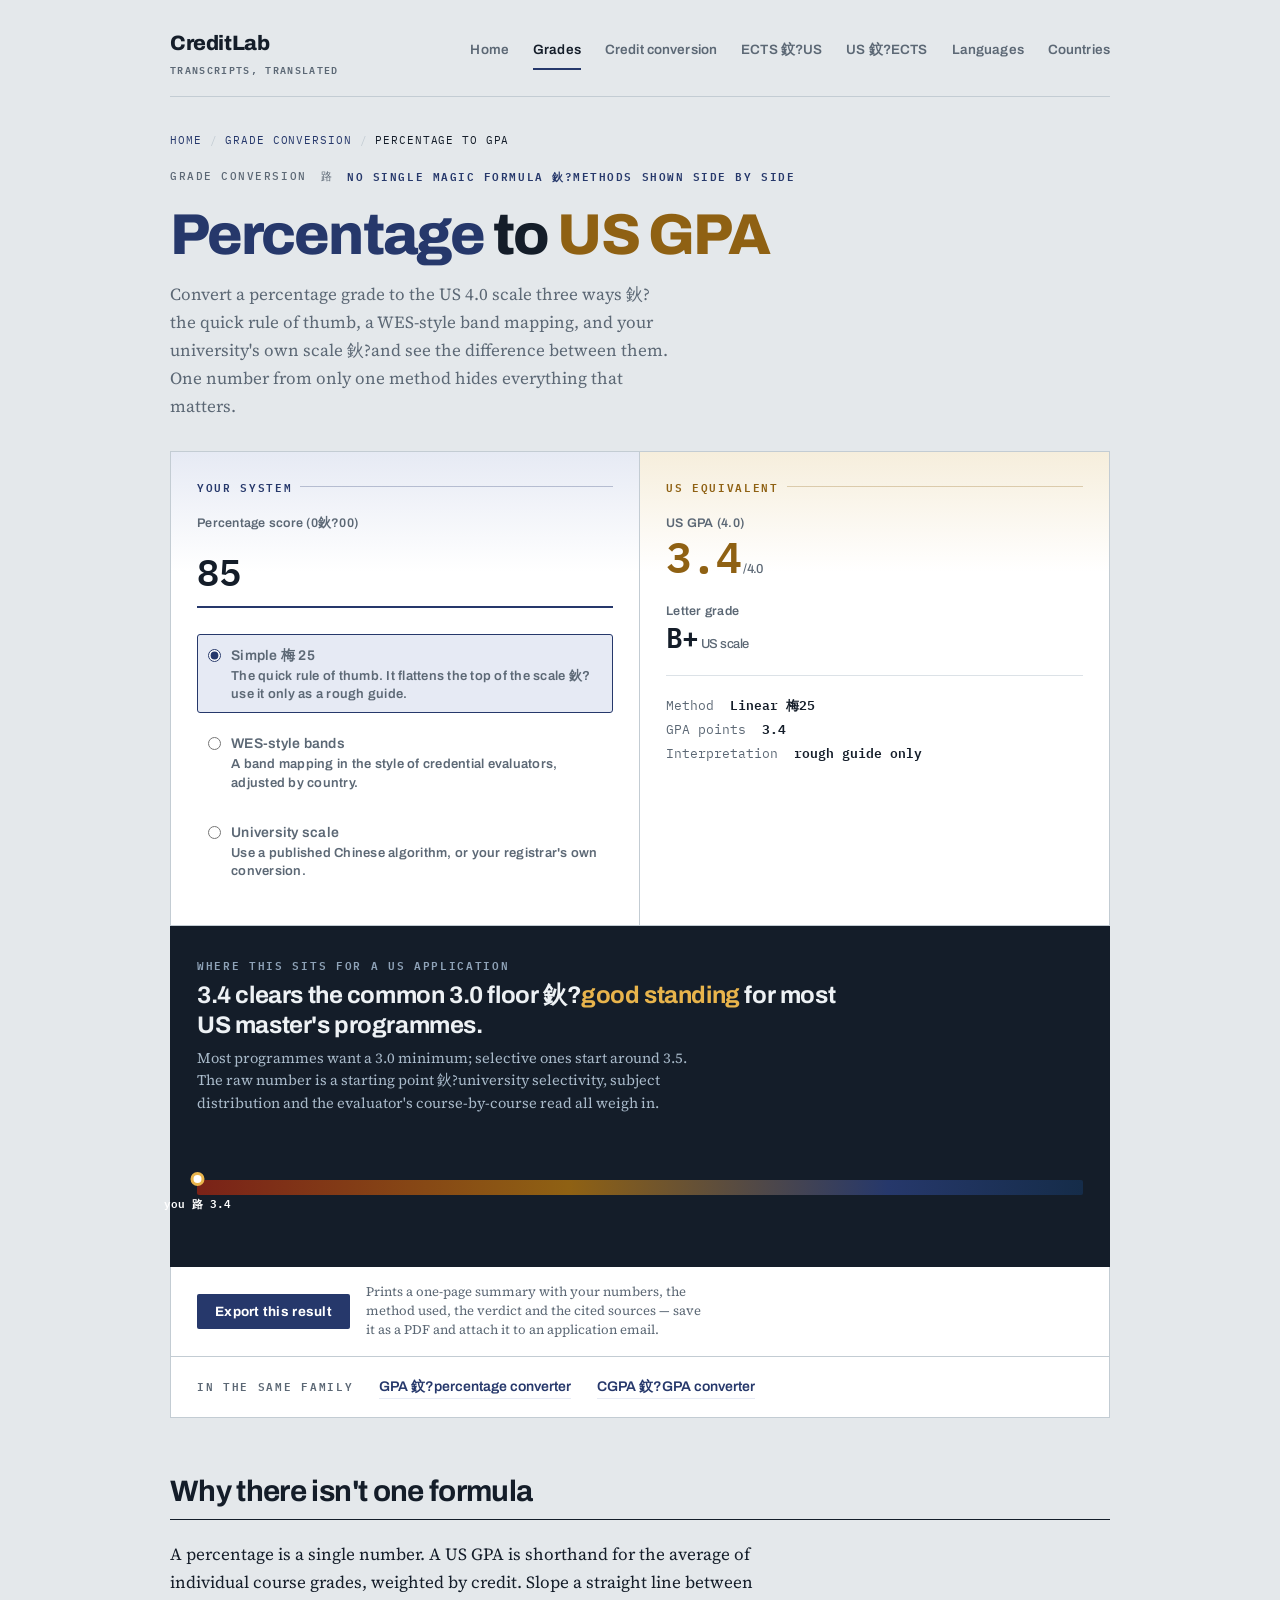
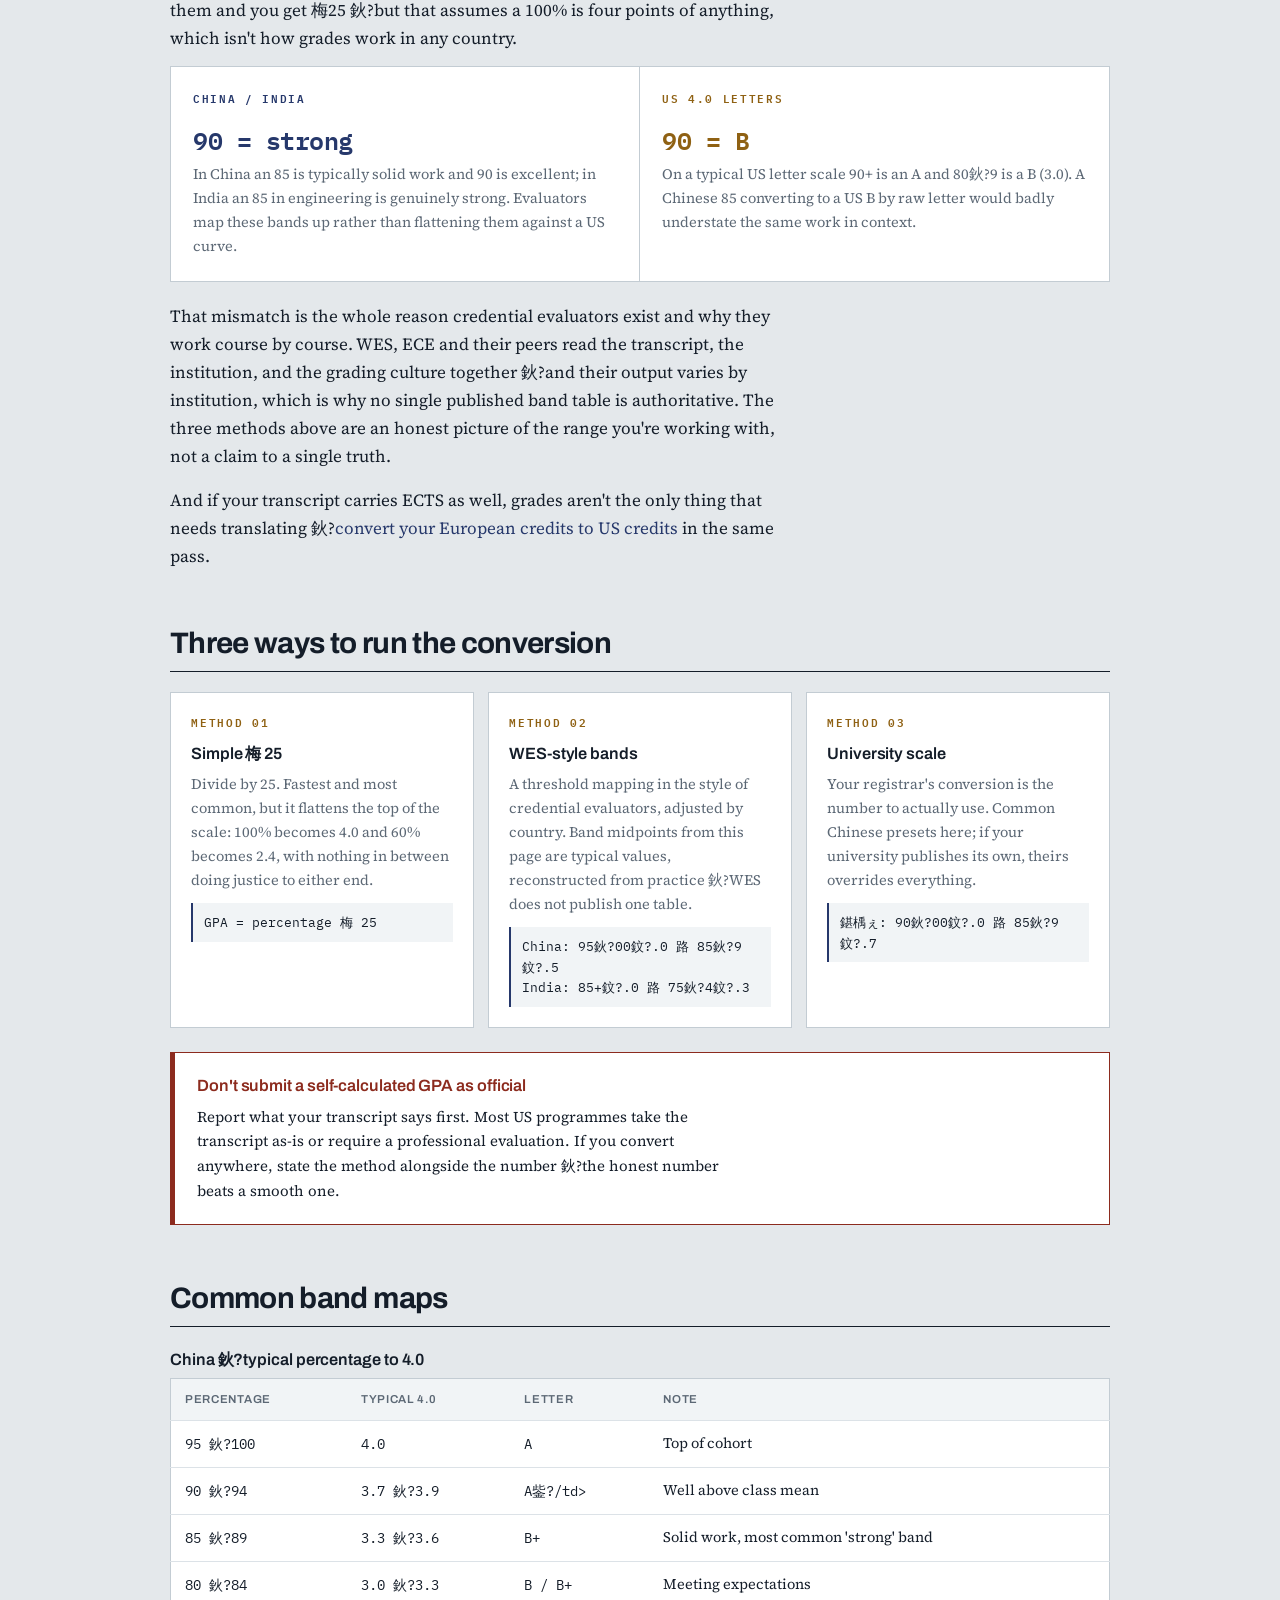
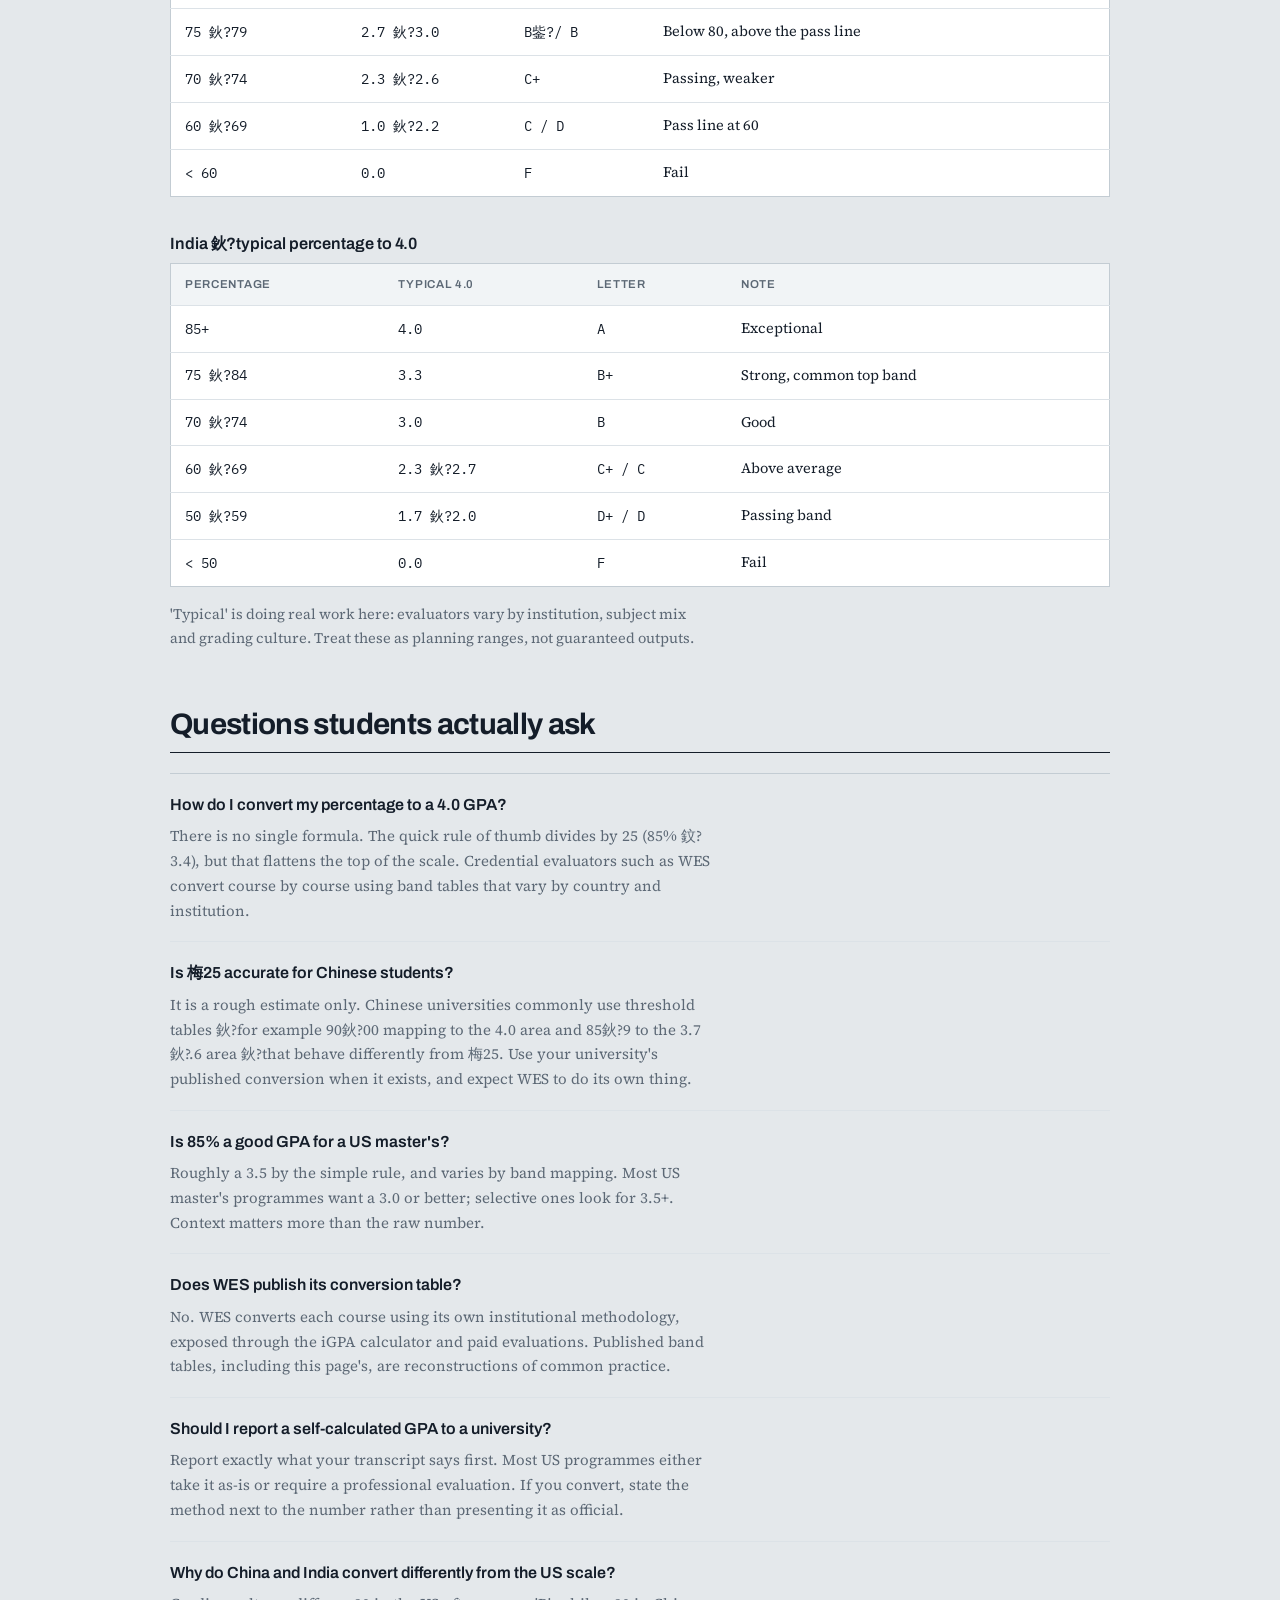
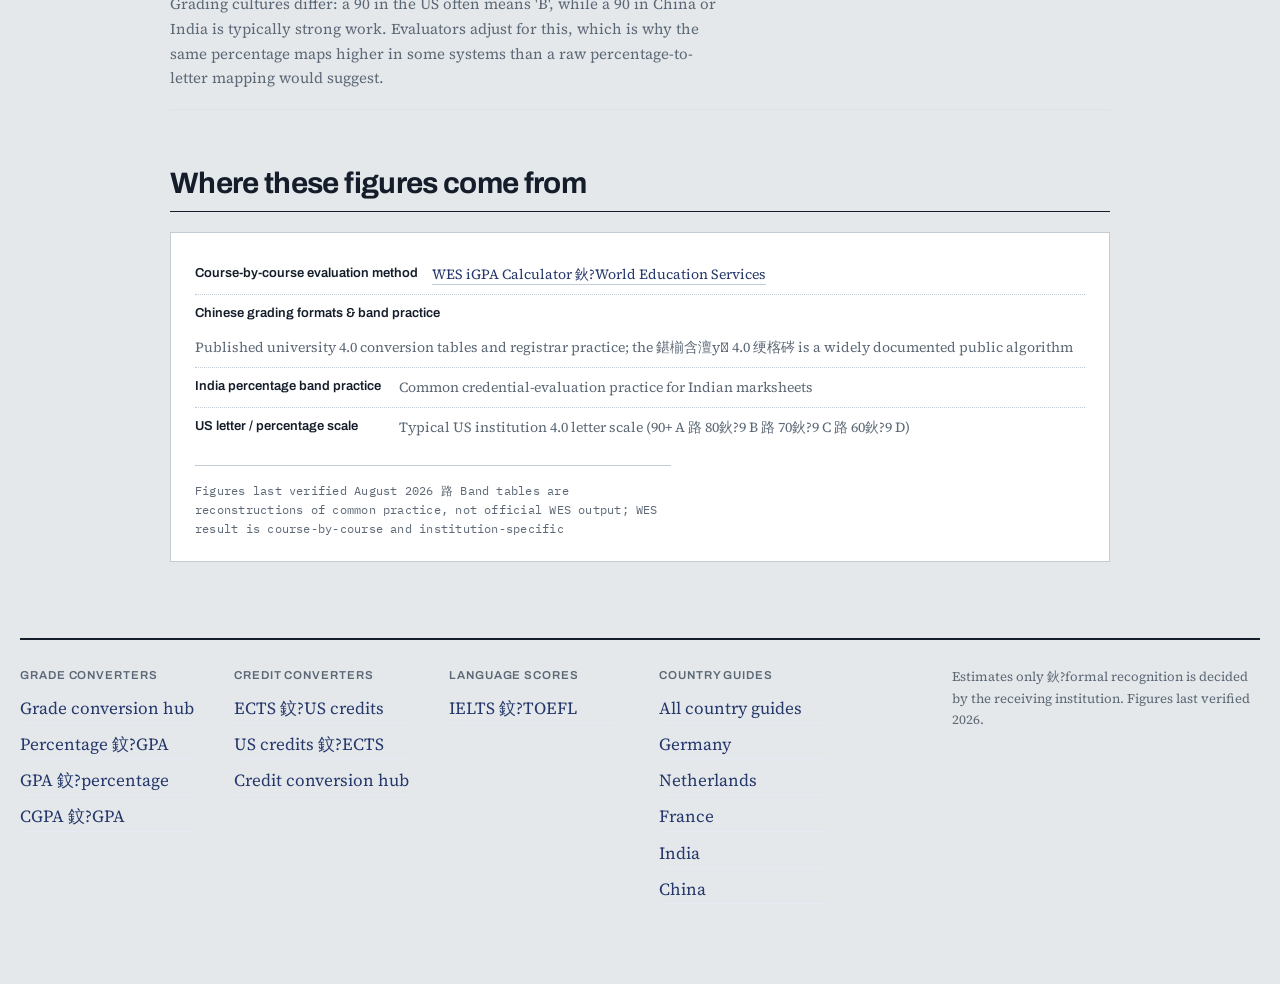
<file: percentage-to-gpa.html>
﻿<!DOCTYPE html>
<html lang="en">
<head>
<meta charset="UTF-8">
<meta name="viewport" content="width=device-width, initial-scale=1.0">
<title>Percentage to GPA Converter 鈥?Chinese &amp; Indian Percentages to US 4.0</title>
<meta name="description" content="Convert your percentage grade to a US 4.0 GPA. See the simple 梅25 estimate, a WES-style band mapping for China and India, and common university algorithms side by side. Sources cited.">
<!-- TODO 涓婄嚎鍓嶆浛鎹㈡湰鏂囦欢鍐呮墍鏈?example.com 涓虹湡瀹炲煙鍚嶏紙canonical / og:url / schema 鍐呯殑 URL 鍏?5 澶勶級 -->
<link rel="canonical" href="https://example.com/percentage-to-gpa">

<meta property="og:type" content="website">
<meta property="og:url" content="https://example.com/percentage-to-gpa">
<meta property="og:title" content="Percentage to GPA Converter 鈥?Chinese &amp; Indian Percentages to US 4.0">
<meta property="og:description" content="Percentage to US GPA without a single magic formula: simple 梅25 estimate, WES-style bands, and university algorithms side by side.">
<meta name="twitter:card" content="summary">
<meta property="og:image" content="https://example.com/assets/og.png">
<meta property="og:image:width" content="1200">
<meta property="og:image:height" content="630">
<meta name="twitter:title" content="Percentage to GPA Converter">
<meta name="twitter:description" content="Three methods side by side 鈥?simple, WES-style, and university scales. Sources cited.">

<link rel="preconnect" href="https://fonts.googleapis.com">
<link rel="preconnect" href="https://fonts.gstatic.com" crossorigin>
<link href="https://fonts.googleapis.com/css2?family=Archivo:wght@500;600;700;800&family=Source+Serif+4:opsz,wght@8..60,400;8..60,600&family=IBM+Plex+Mono:wght@400;500;600&display=swap" rel="stylesheet">

<link rel="stylesheet" href="assets/css/site.css">
<link rel="icon" type="image/svg+xml" href="assets/favicon.svg">

<script type="application/ld+json">
{
  "@context": "https://schema.org",
  "@graph": [
    {
      "@type": "WebApplication",
      "@id": "https://example.com/percentage-to-gpa#tool",
      "name": "Percentage to GPA Converter",
      "url": "https://example.com/percentage-to-gpa",
      "applicationCategory": "EducationalApplication",
      "operatingSystem": "Any modern web browser",
      "isAccessibleForFree": true,
      "offers": { "@type": "Offer", "price": "0", "priceCurrency": "USD" },
      "featureList": [
        "Percentage to US 4.0 GPA",
        "Simple linear, WES-style band and university-scale methods",
        "China and India band mappings",
        "Admissions readout against common US cutoffs"
      ]
    },
    {
      "@type": "BreadcrumbList",
      "itemListElement": [
        { "@type": "ListItem", "position": 1, "name": "Home", "item": "https://example.com/" },
        { "@type": "ListItem", "position": 2, "name": "Grade conversion", "item": "https://example.com/grade-conversion" },
        { "@type": "ListItem", "position": 3, "name": "Percentage to GPA" }
      ]
    },
    {
      "@type": "WebPage",
      "@id": "https://example.com/percentage-to-gpa#page",
      "url": "https://example.com/percentage-to-gpa",
      "name": "Percentage to GPA Converter",
      "dateModified": "2026-08-12",
      "primaryImageOfPage": null,
      "mainEntity": { "@id": "https://example.com/percentage-to-gpa#tool" }
    },
    {
      "@type": "FAQPage",
      "mainEntity": [
        {
          "@type": "Question",
          "name": "How do I convert my percentage to a 4.0 GPA?",
          "acceptedAnswer": {
            "@type": "Answer",
            "text": "There is no single formula. The quick rule of thumb divides by 25 (85% 鈫?3.4), but that flattens the top of the scale. Credential evaluators such as WES convert course by course using band tables that vary by country and by institution. An 85 from a selective university is not the same as an 85 from one where 85 is average."
          }
        },
        {
          "@type": "Question",
          "name": "Is 梅25 accurate for Chinese students?",
          "acceptedAnswer": {
            "@type": "Answer",
            "text": "It is a rough estimate only. Chinese universities commonly use threshold tables 鈥?for example 90鈥?00 as 4.0 areas, 85鈥?9 as 3.7 鈥?that give a lower result than 梅25 for mid scores and a different shape at the top. Use your own university's published conversion when it exists, and expect WES to apply its own course-by-course evaluation."
          }
        },
        {
          "@type": "Question",
          "name": "Is 85% a good GPA for a US master's?",
          "acceptedAnswer": {
            "@type": "Answer",
            "text": "Roughly a 3.5 by the simple rule, and varied by WES-style bands. Most US master's programmes want a 3.0 or better; selective ones look for 3.5+. Context 鈥?university selectivity, subject distribution and the full evaluation 鈥?matters more than the raw number."
          }
        },
        {
          "@type": "Question",
          "name": "Does WES publish its conversion table?",
          "acceptedAnswer": {
            "@type": "Answer",
            "text": "No. WES converts each course using its own institutional methodology and provides the estimate through its iGPA calculator and paid evaluations. Published band tables, including the ones on this page, are reconstructions of common practice, not WES's official table."
          }
        },
        {
          "@type": "Question",
          "name": "Should I report a self-calculated GPA to a university?",
          "acceptedAnswer": {
            "@type": "Answer",
            "text": "Report exactly what your transcript says first. Most US programmes either take your transcript as-is or require a professional credential evaluation. If you do convert, state the method next to the number 鈥?for example '3.4 (85 梅 25)' 鈥?rather than presenting it as an official figure."
          }
        },
        {
          "@type": "Question",
          "name": "Why do China and India convert differently from the US scale?",
          "acceptedAnswer": {
            "@type": "Answer",
            "text": "Grading cultures differ. A 90 in the US often means 'B', while a 90 in China or India is typically strong work. Evaluators adjust for this, which is why the same percentage converts to a higher GPA in some systems than a raw percentage-to-letter mapping would suggest."
          }
        }
      ]
    }
  ]
}
</script>

<style>
/* page-specific tweaks only; everything else lives in site.css */
</style>
</head>
<body>
<div class="wrap">

<header class="site-nav">
  <a class="brand" href="index.html">CreditLab<small>transcripts, translated</small></a>
  <nav aria-label="Converters">
    <a href="index.html">Home</a>
    <a href="grade-conversion.html" aria-current="page">Grades</a>
    <a href="credit-conversion.html">Credit conversion</a>
    <a href="ects-to-us-credits.html">ECTS 鈫?US</a>
    <a href="american-credit-hours-to-ects.html">US 鈫?ECTS</a>
    <a href="ielts-to-toefl.html">Languages</a>
    <a href="country-guides.html">Countries</a>
  </nav>
</header>

<div class="crumbs" aria-label="Breadcrumb">
  <ol>
    <li><a href="index.html">Home</a></li>
    <li><a href="grade-conversion.html">Grade conversion</a></li>
    <li><span aria-current="page">Percentage to GPA</span></li>
  </ol>
</div>

<header class="mast">
  <div class="eyebrow">
    <span>Grade conversion</span>
    <span>路</span>
    <span><b>No single magic formula 鈥?methods shown side by side</b></span>
  </div>
  <h1><span class="sys-eu">Percentage</span> to <span class="sys-us">US GPA</span></h1>
  <p class="standfirst">Convert a percentage grade to the US 4.0 scale three ways 鈥?the quick rule of thumb, a WES-style band mapping, and your university's own scale 鈥?and see the difference between them. One number from only one method hides everything that matters.</p>
</header>

<!-- ============ CONVERTER ============ -->
<div class="conv">
  <div class="pane pane-in">
    <div class="pane-tag">Your system</div>

    <label for="pct">Percentage score (0鈥?00)</label>
    <input type="number" id="pct" value="85" min="0" max="100" step="0.5" inputmode="decimal">

    <div class="methods" role="radiogroup" aria-label="Conversion method">
      <label class="m on" for="m1">
        <input type="radio" name="method" id="m1" value="linear" checked>
        <span>
          <span class="m-name">Simple 梅 25</span>
          <span class="m-note">The quick rule of thumb. It flattens the top of the scale 鈥?use it only as a rough guide.</span>
        </span>
      </label>

      <label class="m" for="m2">
        <input type="radio" name="method" id="m2" value="wes">
        <span>
          <span class="m-name">WES-style bands</span>
          <span class="m-note">A band mapping in the style of credential evaluators, adjusted by country.</span>
        </span>
      </label>

      <div class="sub-fields" id="f-wes">
        <label for="country">Country / grading context</label>
        <select id="country">
          <option value="china" selected>China</option>
          <option value="india">India</option>
          <option value="us">US-standard</option>
        </select>
        <p class="hint">WES evaluates courses case by case, so these bands are typical values, not the official table 鈥?WES does not publish one.</p>
      </div>

      <label class="m" for="m3">
        <input type="radio" name="method" id="m3" value="preset">
        <span>
          <span class="m-name">University scale</span>
          <span class="m-note">Use a published Chinese algorithm, or your registrar's own conversion.</span>
        </span>
      </label>

      <div class="sub-fields" id="f-preset">
        <label for="preset">Algorithm / scale</label>
        <select id="preset">
          <option value="pku">鍖椾含澶у 4.0 绠楁硶</option>
          <option value="band8590">甯歌 90 / 85 / 80 鍒嗘。</option>
        </select>
        <p class="hint">Your university's published table always overrides presets. The 鍖楀ぇ algorithm is widely documented; the 90/85/80 bands reflect common practice across Chinese universities.</p>
      </div>
    </div>
  </div>

  <div class="pane pane-out" aria-live="polite">
    <div class="pane-tag">US equivalent</div>

    <div class="readout">
      <div class="r-label">US GPA (4.0)</div>
      <div class="r-value" id="gpa">3.4<span class="r-unit">/4.0</span></div>
    </div>

    <div class="readout">
      <div class="r-label">Letter grade</div>
      <div class="r-value minor" id="letter">B+<span class="r-unit">US scale</span></div>
    </div>

    <div class="workload">
      <div>Method &nbsp;<b id="m-name">Linear 梅25</b></div>
      <div>GPA points &nbsp;<b id="points">3.4</b></div>
      <div>Interpretation &nbsp;<b id="sum">rough guide only</b></div>
    </div>
  </div>
</div>

<!-- ============ VERDICT ============ -->
<div class="verdictbox">
  <div class="verdictbox-tag">Where this sits for a US application</div>
  <div aria-live="polite">
    <p class="gverdict" id="verdict">3.4 clears the common 3.0 floor 鈥?<em>good standing</em> for most US master's programmes.</p>
    <p class="gverdict-note" id="verdict-note">Most programmes want a 3.0 minimum; selective ones start around 3.5. The raw number is a starting point 鈥?university selectivity, subject distribution and the evaluator's course-by-course read all weigh in.</p>
  </div>

  <div class="gscale" id="gscale">
    <div class="gtrack"></div>
    <div id="gticks"></div>
    <div class="you" id="you" style="left:0%">
      <div class="you-dot"></div>
      <div class="you-lab" id="you-lab">you 路 3.4</div>
    </div>
  </div>
</div>

<div class="related">
  <span class="rel-tag">In the same family</span>
  <a href="gpa-to-percentage.html">GPA 鈫?percentage converter</a>
  <a href="cgpa-to-gpa.html">CGPA 鈫?GPA converter</a>
</div>

<!-- ============ WHY NO SINGLE FORMULA ============ -->
<section>
  <h2>Why there isn't one formula</h2>
  <p>A percentage is a single number. A US GPA is shorthand for the average of individual course grades, weighted by credit. Slope a straight line between them and you get 梅25 鈥?but that assumes a 100% is four points of anything, which isn't how grades work in any country.</p>

  <div class="split">
    <div>
      <div class="sys-name">China / India</div>
      <div class="unit">90 = strong</div>
      <p>In China an 85 is typically solid work and 90 is excellent; in India an 85 in engineering is genuinely strong. Evaluators map these bands up rather than flattening them against a US curve.</p>
    </div>
    <div>
      <div class="sys-name">US 4.0 letters</div>
      <div class="unit">90 = B</div>
      <p>On a typical US letter scale 90+ is an A and 80鈥?9 is a B (3.0). A Chinese 85 converting to a US B by raw letter would badly understate the same work in context.</p>
    </div>
  </div>

  <p style="margin-top:20px">That mismatch is the whole reason credential evaluators exist and why they work course by course. WES, ECE and their peers read the transcript, the institution, and the grading culture together 鈥?and their output varies by institution, which is why no single published band table is authoritative. The three methods above are an honest picture of the range you're working with, not a claim to a single truth.</p>

  <p style="margin-top:16px">And if your transcript carries ECTS as well, grades aren't the only thing that needs translating 鈥?<a href="ects-to-us-credits.html">convert your European credits to US credits</a> in the same pass.</p>
</section>

<!-- ============ METHODS ============ -->
<section>
  <h2>Three ways to run the conversion</h2>
  <div class="cards">
    <div class="card">
      <div class="num">METHOD 01</div>
      <h3>Simple 梅 25</h3>
      <p>Divide by 25. Fastest and most common, but it flattens the top of the scale: 100% becomes 4.0 and 60% becomes 2.4, with nothing in between doing justice to either end.</p>
      <div class="formula">GPA = percentage 梅 25</div>
    </div>
    <div class="card">
      <div class="num">METHOD 02</div>
      <h3>WES-style bands</h3>
      <p>A threshold mapping in the style of credential evaluators, adjusted by country. Band midpoints from this page are typical values, reconstructed from practice 鈥?WES does not publish one table.</p>
      <div class="formula">China: 95鈥?00鈫?.0 路 85鈥?9鈫?.5<br>India: 85+鈫?.0 路 75鈥?4鈫?.3</div>
    </div>
    <div class="card">
      <div class="num">METHOD 03</div>
      <h3>University scale</h3>
      <p>Your registrar's conversion is the number to actually use. Common Chinese presets here; if your university publishes its own, theirs overrides everything.</p>
      <div class="formula">鍖楀ぇ: 90鈥?00鈫?.0 路 85鈥?9鈫?.7</div>
    </div>
  </div>

  <div class="warn">
    <h3>Don't submit a self-calculated GPA as official</h3>
    <p>Report what your transcript says first. Most US programmes take the transcript as-is or require a professional evaluation. If you convert anywhere, state the method alongside the number 鈥?the honest number beats a smooth one.</p>
  </div>
</section>

<!-- ============ REFERENCE ============ -->
<section>
  <h2>Common band maps</h2>

  <h3>China 鈥?typical percentage to 4.0</h3>
  <table>
    <thead>
      <tr><th>Percentage</th><th>Typical 4.0</th><th>Letter</th><th>Note</th></tr>
    </thead>
    <tbody>
      <tr><td>95 鈥?100</td><td>4.0</td><td>A</td><td class="deg">Top of cohort</td></tr>
      <tr><td>90 鈥?94</td><td>3.7 鈥?3.9</td><td>A鈭?/td><td class="deg">Well above class mean</td></tr>
      <tr><td>85 鈥?89</td><td>3.3 鈥?3.6</td><td>B+</td><td class="deg">Solid work, most common 'strong' band</td></tr>
      <tr><td>80 鈥?84</td><td>3.0 鈥?3.3</td><td>B / B+</td><td class="deg">Meeting expectations</td></tr>
      <tr><td>75 鈥?79</td><td>2.7 鈥?3.0</td><td>B鈭?/ B</td><td class="deg">Below 80, above the pass line</td></tr>
      <tr><td>70 鈥?74</td><td>2.3 鈥?2.6</td><td>C+</td><td class="deg">Passing, weaker</td></tr>
      <tr><td>60 鈥?69</td><td>1.0 鈥?2.2</td><td>C / D</td><td class="deg">Pass line at 60</td></tr>
      <tr><td>&lt; 60</td><td>0.0</td><td>F</td><td class="deg">Fail</td></tr>
    </tbody>
  </table>

  <h3 style="margin-top:34px">India 鈥?typical percentage to 4.0</h3>
  <table>
    <thead>
      <tr><th>Percentage</th><th>Typical 4.0</th><th>Letter</th><th>Note</th></tr>
    </thead>
    <tbody>
      <tr><td>85+</td><td>4.0</td><td>A</td><td class="deg">Exceptional</td></tr>
      <tr><td>75 鈥?84</td><td>3.3</td><td>B+</td><td class="deg">Strong, common top band</td></tr>
      <tr><td>70 鈥?74</td><td>3.0</td><td>B</td><td class="deg">Good</td></tr>
      <tr><td>60 鈥?69</td><td>2.3 鈥?2.7</td><td>C+ / C</td><td class="deg">Above average</td></tr>
      <tr><td>50 鈥?59</td><td>1.7 鈥?2.0</td><td>D+ / D</td><td class="deg">Passing band</td></tr>
      <tr><td>&lt; 50</td><td>0.0</td><td>F</td><td class="deg">Fail</td></tr>
    </tbody>
  </table>

  <p style="margin-top:16px;font-size:14.5px;color:var(--muted)">'Typical' is doing real work here: evaluators vary by institution, subject mix and grading culture. Treat these as planning ranges, not guaranteed outputs.</p>
</section>

<!-- ============ FAQ ============ -->
<section>
  <h2>Questions students actually ask</h2>
  <dl class="faq">
    <div>
      <dt>How do I convert my percentage to a 4.0 GPA?</dt>
      <dd>There is no single formula. The quick rule of thumb divides by 25 (85% 鈫?3.4), but that flattens the top of the scale. Credential evaluators such as WES convert course by course using band tables that vary by country and institution.</dd>
    </div>
    <div>
      <dt>Is 梅25 accurate for Chinese students?</dt>
      <dd>It is a rough estimate only. Chinese universities commonly use threshold tables 鈥?for example 90鈥?00 mapping to the 4.0 area and 85鈥?9 to the 3.7鈥?.6 area 鈥?that behave differently from 梅25. Use your university's published conversion when it exists, and expect WES to do its own thing.</dd>
    </div>
    <div>
      <dt>Is 85% a good GPA for a US master's?</dt>
      <dd>Roughly a 3.5 by the simple rule, and varies by band mapping. Most US master's programmes want a 3.0 or better; selective ones look for 3.5+. Context matters more than the raw number.</dd>
    </div>
    <div>
      <dt>Does WES publish its conversion table?</dt>
      <dd>No. WES converts each course using its own institutional methodology, exposed through the iGPA calculator and paid evaluations. Published band tables, including this page's, are reconstructions of common practice.</dd>
    </div>
    <div>
      <dt>Should I report a self-calculated GPA to a university?</dt>
      <dd>Report exactly what your transcript says first. Most US programmes either take it as-is or require a professional evaluation. If you convert, state the method next to the number rather than presenting it as official.</dd>
    </div>
    <div>
      <dt>Why do China and India convert differently from the US scale?</dt>
      <dd>Grading cultures differ: a 90 in the US often means 'B', while a 90 in China or India is typically strong work. Evaluators adjust for this, which is why the same percentage maps higher in some systems than a raw percentage-to-letter mapping would suggest.</dd>
    </div>
  </dl>
</section>

<!-- ============ SOURCES ============ -->
<section>
  <h2>Where these figures come from</h2>
  <div class="sources">
    <ul>
      <li><span class="what">Course-by-course evaluation method</span><span class="who"><a href="https://apps.wes.org/igpa-calculator/" rel="nofollow noopener" target="_blank">WES iGPA Calculator 鈥?World Education Services</a></span></li>
      <li><span class="what">Chinese grading formats &amp; band practice</span><span class="who">Published university 4.0 conversion tables and registrar practice; the 鍖椾含澶у 4.0 绠楁硶 is a widely documented public algorithm</span></li>
      <li><span class="what">India percentage band practice</span><span class="who">Common credential-evaluation practice for Indian marksheets</span></li>
      <li><span class="what">US letter / percentage scale</span><span class="who">Typical US institution 4.0 letter scale (90+ A 路 80鈥?9 B 路 70鈥?9 C 路 60鈥?9 D)</span></li>
    </ul>
    <p class="verified">Figures last verified August 2026 路 Band tables are reconstructions of common practice, not official WES output; WES result is course-by-course and institution-specific</p>
  </div>
</section>

</div>

<footer class="site-foot">
  <div class="foot-col">
    <strong>Grade converters</strong>
    <a href="grade-conversion.html">Grade conversion hub</a>
    <a href="percentage-to-gpa.html">Percentage 鈫?GPA</a>
    <a href="gpa-to-percentage.html">GPA 鈫?percentage</a>
    <a href="cgpa-to-gpa.html">CGPA 鈫?GPA</a>
  </div>
  <div class="foot-col">
    <strong>Credit converters</strong>
    <a href="ects-to-us-credits.html">ECTS 鈫?US credits</a>
    <a href="american-credit-hours-to-ects.html">US credits 鈫?ECTS</a>
    <a href="credit-conversion.html">Credit conversion hub</a>
  </div>
  <div class="foot-col">
    <strong>Language scores</strong>
    <a href="ielts-to-toefl.html">IELTS 鈫?TOEFL</a>
  </div>
  <div class="foot-col">
    <strong>Country guides</strong>
    <a href="country-guides.html">All country guides</a>
    <a href="germany-to-gpa.html">Germany</a>
    <a href="netherlands-to-gpa.html">Netherlands</a>
    <a href="france-to-gpa.html">France</a>
    <a href="india-to-gpa.html">India</a>
    <a href="china-to-gpa.html">China</a>
  </div>
  <p class="foot-note">Estimates only 鈥?formal recognition is decided by the receiving institution. Figures last verified <span data-year>2026</span>.</p>
</footer>

<script>
(function(){
  'use strict';
  var $ = function(id){ return document.getElementById(id); };
  var pct = $('pct'), country = $('country'), preset = $('preset');
  var gpa = $('gpa'), letter = $('letter'), mName = $('m-name'), points = $('points'), sum = $('sum');
  var verdict = $('verdict'), vNote = $('verdict-note'), you = $('you'), youLab = $('you-lab'), gticks = $('gticks');

  var BANDS = {
    china: [[95,4.0],[90,3.8],[85,3.5],[80,3.1],[75,2.8],[70,2.5],[65,2.1],[60,1.5],[0,0]],
    india: [[85,4.0],[75,3.3],[70,3.0],[60,2.5],[50,1.85],[0,0]],
    us:    [[90,4.0],[80,3.0],[70,2.0],[60,1.0],[0,0]]
  };
  var PRESETS = {
    pku:      [[90,4.0],[85,3.7],[82,3.3],[78,3.0],[75,2.7],[72,2.3],[68,2.0],[64,1.5],[60,1.0],[0,0]],
    band8590: [[90,4.0],[85,3.7],[80,3.3],[75,3.0],[70,2.7],[65,2.3],[60,2.0],[0,0]]
  };

  function bandLookup(table, x){
    for(var i=0;i<table.length;i++){
      if(x >= table[i][0]){ return table[i][1]; }
    }
    return 0;
  }

  function round1(n){ return Math.round(n*10)/10; }

  function letterOf(g){
    if(g >= 3.7) return 'A';
    if(g >= 3.3) return 'B+';
    if(g >= 3.0) return 'B';
    if(g >= 2.7) return 'B鈭?;
    if(g >= 2.3) return 'C+';
    if(g >= 2.0) return 'C';
    if(g >= 1.7) return 'C鈭?;
    if(g >= 1.0) return 'D';
    return 'F';
  }

  function currentMethod(){
    var r = document.querySelector('input[name=method]:checked');
    return r ? r.value : 'linear';
  }

  function renderTicks(){
    gticks.innerHTML = '';
    [[2.0,'pass'],[3.0,'common floor'],[3.5,'top-50 ideal'],[4.0,'maximum']].forEach(function(t){
      var d = document.createElement('div');
      d.className = 'gtick';
      d.style.left = (t[0]/4*100) + '%';
      d.innerHTML = '<div class="gtick-lab" style="left:0"><b>' + t[0] + '</b>' + t[1] + '</div>';
      gticks.appendChild(d);
    });
  }

  function writeVerdict(g){
    var v, n;
    if(!(g > 0)){
      v = 'Enter a percentage to see where it lands.';
      n = 'The scale runs 0鈥?.0, marked with the cutoffs most US graduate programmes actually use.';
    } else if(g < 2.0){
      v = 'Below <em>2.0</em> 鈥?under the floor for most US graduate programmes.';
      n = 'Every programme is different; at this level the rest of the application 鈥?admissions tests, letters, research 鈥?has to carry the load. Some programmes do look past the number.';
    } else if(g < 3.0){
      v = '<em>' + g.toFixed(1) + '</em> 鈥?passes a few programme floors, but most competitive admissions want more.';
      n = 'The common 3.0 minimum is still ahead of you. Programmes that emphasise the whole file rather than a cutoff, and professional degrees with broader entry, are where a total like this competes.';
    } else if(g < 3.5){
      v = '<em>' + g.toFixed(1) + '</em> 鈥?clears the common 3.0 floor, good standing for most US master\u2019s programmes.';
      n = 'Selective programmes and many top-50 departments start closer to 3.5. Where ' + g.toFixed(1) + ' sits in the final few decimals depends on the evaluator\u2019s course-by-course read, so treat it as a band, not a verdict.';
    } else if(g < 3.7){
      v = '<em>' + g.toFixed(1) + '</em> 鈥?competitive for selective programmes and most top-50 master\u2019s.';
      n = 'You clear the informal 3.5 line used by many competitive departments. Whether the exact figure reads higher or lower depends on institution context and the course-by-course evaluation.';
    } else if(g < 4.0){
      v = '<em>' + g.toFixed(1) + '</em> 鈥?strong, at the level most competitive programmes want.';
      n = 'This is firmly competitive across the board. Play the whole file, but the number is not the constraint.';
    } else {
      v = '<em>4.0</em> 鈥?the top of the scale.';
      n = 'An exceptional record. The gap between a 4.0 and a 3.9 matters less than the shape of the transcript behind it.';
    }
    verdict.innerHTML = v;
    vNote.textContent = n;
  }

  function compute(){
    var method = currentMethod();
    var p = parseFloat(pct.value) || 0;
    var g;
    var name;

    if(method === 'linear'){
      g = Math.min(4, p/25);
      name = 'Linear 梅25';
    } else if(method === 'wes'){
      g = bandLookup(BANDS[country.value], p);
      name = 'WES-style bands 路 ' + ({china:'China',india:'India',us:'US-standard'})[country.value];
    } else {
      g = bandLookup(PRESETS[preset.value], p);
      name = (preset.value === 'pku') ? '鍖椾含澶у 4.0 绠楁硶' : '甯歌 90/85/80 鍒嗘。';
    }

    g = round1(g);

    gpa.innerHTML = g.toFixed(1) + '<span class="r-unit">/4.0</span>';
    letter.innerHTML = letterOf(g) + '<span class="r-unit">US scale</span>';
    mName.textContent = name;
    points.textContent = g.toFixed(1);
    sum.textContent = (method === 'linear') ? 'rough guide only' : (method === 'wes') ? 'typical band value' : 'university algorithm';

    var pct2 = (g/4)*100;
    you.style.left = Math.max(0, Math.min(100, pct2)) + '%';
    you.style.visibility = g > 0 ? 'visible' : 'hidden';
    youLab.textContent = 'you 路 ' + g.toFixed(1);

    writeVerdict(g);
  }

  var radios = document.querySelectorAll('input[name=method]');
  Array.prototype.forEach.call(radios, function(r){
    r.addEventListener('change', function(){
      Array.prototype.forEach.call(document.querySelectorAll('.conv .m'), function(m){ m.classList.remove('on'); });
      r.closest('.m').classList.add('on');
      $('f-wes').classList.toggle('show', r.value === 'wes');
      $('f-preset').classList.toggle('show', r.value === 'preset');
      compute();
    });
  });

  [pct, country, preset].forEach(function(el){
    el.addEventListener(el === pct ? 'input' : 'change', compute);
  });

  renderTicks();
  compute();
})();
</script>
<script defer src="assets/js/site.js"></script>
</body>
</html>
</file>
<file: assets/css/site.css>
/* ============================================================
   site.css — shared foundation for every page
   Variables · reset · site nav · footer · prose · components
   Loaded FIRST on each page; page-specific styles follow in
   a per-page <style> block.
   ============================================================ */

*,*::before,*::after{box-sizing:border-box;margin:0;padding:0}

:root{
  --paper:#E4E8EB;
  --card:#FFFFFF;
  --ink:#141D29;
  --muted:#5C6875;
  --rule:#C3CCD3;
  --rule-soft:#DCE2E7;
  --eu:#26386B;
  --eu-soft:#E6EAF4;
  --us:#8F6113;
  --us-soft:#F6EEDC;
  --flag:#8C2B1E;

  --display:'Archivo',system-ui,sans-serif;
  --body:'Source Serif 4',Georgia,serif;
  --mono:'IBM Plex Mono',ui-monospace,monospace;
}

html{-webkit-text-size-adjust:100%}
body{
  background:var(--paper);
  color:var(--ink);
  font-family:var(--body);
  font-size:17px;
  line-height:1.65;
  padding:0 20px 80px;
}
.wrap{max-width:940px;margin:0 auto}

img{max-width:100%;height:auto}
a{color:var(--eu);text-decoration:none}

:focus-visible{outline:2.5px solid var(--eu);outline-offset:3px;border-radius:2px}

/* ---------- site navigation (every page) ---------- */
.site-nav{
  display:flex;align-items:center;justify-content:space-between;gap:14px 30px;flex-wrap:wrap;
  padding:26px 0 18px;border-bottom:1px solid var(--rule);margin-bottom:34px;
}
.brand{
  font-family:var(--display);font-weight:800;letter-spacing:-.02em;color:var(--ink);font-size:1.3rem;
}
.brand small{
  display:block;font-family:var(--mono);font-size:9.5px;font-weight:600;
  letter-spacing:.14em;text-transform:uppercase;color:var(--muted);margin-top:2px;
}
.site-nav nav{display:flex;gap:6px 24px;flex-wrap:wrap}
.site-nav nav a{
  font-family:var(--display);font-size:13.5px;font-weight:600;color:var(--muted);
  padding:5px 0 7px;border-bottom:2px solid transparent;letter-spacing:.01em;
}
.site-nav nav a:hover{color:var(--ink);border-bottom-color:var(--eu)}
.site-nav nav a[aria-current="page"]{color:var(--ink);border-bottom-color:var(--eu)}

/* ---------- footer (every page) ---------- */
.site-foot{
  margin-top:76px;padding-top:26px;border-top:2px solid var(--ink);
  display:flex;gap:40px;flex-wrap:wrap;align-items:flex-start;
}
.site-foot .foot-col{min-width:170px;display:flex;flex-direction:column;gap:7px}
.site-foot .foot-col strong{
  font-family:var(--display);font-size:11.5px;font-weight:600;letter-spacing:.08em;
  text-transform:uppercase;color:var(--muted);margin-bottom:2px;
}
.site-foot a{color:var(--eu);text-decoration:none;border-bottom:1px solid var(--eu-soft)}
.site-foot a:hover{border-bottom-color:var(--eu)}
.site-foot .foot-note{color:var(--muted);font-size:13px;max-width:44ch;margin-left:auto}

/* ---------- breadcrumb ---------- */
.crumbs{
  font-family:var(--mono);font-size:11px;letter-spacing:.08em;text-transform:uppercase;
  padding:0 0 18px;color:var(--muted);
}
.crumbs ol{list-style:none;display:flex;flex-wrap:wrap;gap:0 8px}
.crumbs li::after{content:"/";margin-left:8px;color:var(--rule)}
.crumbs li:last-child::after{content:""}
.crumbs a{color:var(--eu);text-decoration:none;border-bottom:1px solid transparent}
.crumbs a:hover{border-bottom-color:var(--eu)}
.crumbs [aria-current]{color:var(--ink)}

/* ---------- masthead ---------- */
.mast{padding:0 0 30px;border-bottom:2px solid var(--ink)}
.eyebrow{
  font-family:var(--mono);font-size:11px;font-weight:500;
  letter-spacing:.14em;text-transform:uppercase;color:var(--muted);
  display:flex;flex-wrap:wrap;gap:6px 14px;margin-bottom:20px;
}
.eyebrow b{color:var(--eu);font-weight:600}
h1{
  font-family:var(--display);font-weight:800;
  font-size:clamp(2.1rem,6.2vw,3.6rem);
  line-height:1.02;letter-spacing:-.033em;
}
h1 .sys-eu{color:var(--eu)}
h1 .sys-us{color:var(--us)}
.standfirst{
  margin-top:16px;max-width:56ch;font-size:1.06rem;color:var(--muted);
}

/* ---------- prose sections ---------- */
section{margin-top:56px}
h2{
  font-family:var(--display);font-weight:700;
  font-size:clamp(1.35rem,3.6vw,1.85rem);letter-spacing:-.022em;line-height:1.18;
  padding-bottom:10px;border-bottom:1.5px solid var(--ink);margin-bottom:20px;
}
h3{
  font-family:var(--display);font-weight:600;font-size:1.02rem;
  letter-spacing:-.005em;margin-bottom:5px;
}
p{max-width:68ch;margin-bottom:14px}
p:last-child{margin-bottom:0}

/* ---------- two-column explainer ---------- */
.split{display:grid;grid-template-columns:1fr 1fr;gap:0;border:1.5px solid var(--rule);background:var(--card)}
.split>div{padding:22px}
.split>div:first-child{border-right:1.5px solid var(--rule)}
.split .unit{
  font-family:var(--mono);font-size:1.55rem;font-weight:600;letter-spacing:-.02em;margin-bottom:2px;
}
.split .sys-name{
  font-family:var(--mono);font-size:10.5px;font-weight:600;letter-spacing:.16em;
  text-transform:uppercase;margin-bottom:14px;
}
.split>div:first-child .sys-name,.split>div:first-child .unit{color:var(--eu)}
.split>div:last-child .sys-name,.split>div:last-child .unit{color:var(--us)}
.split p{font-size:14.5px;color:var(--muted);margin:0}

/* ---------- cards ---------- */
.cards{display:grid;grid-template-columns:repeat(3,1fr);gap:14px}
.card{background:var(--card);border:1.5px solid var(--rule);padding:20px}
.card .num{
  font-family:var(--mono);font-size:11px;font-weight:600;color:var(--us);
  letter-spacing:.16em;margin-bottom:10px;
}
.card p{font-size:14.5px;color:var(--muted);margin-bottom:10px}
.card .formula{
  font-family:var(--mono);font-size:12.5px;background:#F1F4F6;
  border-left:2.5px solid var(--eu);padding:9px 11px;color:var(--ink);
  overflow-wrap:anywhere;
}

/* ---------- table ---------- */
table{width:100%;border-collapse:collapse;background:var(--card);border:1.5px solid var(--rule)}
th,td{padding:11px 14px;text-align:left;border-bottom:1px solid var(--rule-soft);font-size:14.5px}
th{
  font-family:var(--display);font-size:11.5px;font-weight:600;letter-spacing:.06em;
  text-transform:uppercase;color:var(--muted);background:#F1F4F6;
}
td{font-family:var(--mono);font-size:13.5px;font-variant-numeric:tabular-nums}
td.deg{font-family:var(--body);font-size:14.5px}
tr:last-child td{border-bottom:none}
tbody tr:hover{background:#F6F8F9}

/* ---------- warning box ---------- */
.warn{
  background:var(--card);border:1.5px solid var(--flag);border-left-width:5px;
  padding:20px 22px;margin-top:24px;
}
.warn h3{color:var(--flag)}
.warn p{font-size:15px;margin-bottom:0}

/* ---------- FAQ ---------- */
dl.faq{border-top:1.5px solid var(--rule)}
dl.faq>div{border-bottom:1px solid var(--rule-soft);padding:18px 0}
dt{font-family:var(--display);font-weight:600;font-size:1rem;margin-bottom:6px}
dd{color:var(--muted);font-size:15px;max-width:70ch}

/* ---------- sources ---------- */
.sources{background:var(--card);border:1.5px solid var(--rule);padding:22px 24px;margin-top:14px}
.sources ul{list-style:none;font-size:14px;line-height:1.5}
.sources li{padding:9px 0;border-bottom:1px dotted var(--rule);display:flex;gap:14px;flex-wrap:wrap}
.sources li:last-child{border-bottom:none}
.sources .what{font-family:var(--display);font-weight:600;font-size:13px;min-width:190px;flex-shrink:0}
.sources .who{color:var(--muted)}
.sources a{color:var(--eu);text-decoration:none;border-bottom:1px solid var(--rule)}
.sources a:hover{border-bottom-color:var(--eu)}
.verified{
  font-family:var(--mono);font-size:11.5px;color:var(--muted);
  margin-top:18px;padding-top:16px;border-top:1.5px solid var(--rule);letter-spacing:.02em;
}

/* ---------- related strip ---------- */
.related{
  background:var(--card);border:1.5px solid var(--rule);border-top:none;
  padding:18px 26px;display:flex;flex-wrap:wrap;gap:8px 26px;align-items:baseline;
}
.related .rel-tag{
  font-family:var(--mono);font-size:10.5px;font-weight:600;letter-spacing:.16em;
  text-transform:uppercase;color:var(--muted);
}
.related a{
  font-family:var(--display);font-size:14px;font-weight:600;color:var(--eu);
  text-decoration:none;border-bottom:1.5px solid var(--eu-soft);
}
.related a:hover{border-bottom-color:var(--eu)}

@media (max-width:760px){
  body{font-size:16px;padding:0 15px 60px}
  .related{padding:16px 18px;gap:6px 18px}
  .split{grid-template-columns:1fr}
  .split>div:first-child{border-right:none;border-bottom:1.5px solid var(--rule)}
  .cards{grid-template-columns:1fr}
  .sources .what{min-width:0}
  .site-nav{padding-top:20px}
  .site-foot .foot-note{margin-left:0}
}
@media (prefers-reduced-motion:reduce){
  *{transition:none!important;animation:none!important}
}

/* ============================================================
   Grade converters (percentage / CGPA / GPA pages)
   ============================================================ */
.conv{
  background:var(--card);border:1.5px solid var(--rule);margin-top:-2px;
  display:grid;grid-template-columns:1fr 1fr;
}
.pane{padding:26px 26px 28px}
.pane-in{border-right:1.5px solid var(--rule);background:linear-gradient(180deg,var(--eu-soft),transparent 120px)}
.pane-out{background:linear-gradient(180deg,var(--us-soft),transparent 120px)}
.pane-tag{
  font-family:var(--mono);font-size:10.5px;font-weight:600;
  letter-spacing:.16em;text-transform:uppercase;
  display:flex;align-items:center;gap:8px;margin-bottom:18px;
}
.pane-in .pane-tag{color:var(--eu)}
.pane-out .pane-tag{color:var(--us)}
.pane-tag::after{content:"";flex:1;height:1px;background:currentColor;opacity:.28}

.conv label{
  display:block;font-family:var(--display);font-size:12.5px;font-weight:600;
  letter-spacing:.02em;color:var(--muted);margin-bottom:7px;
}
.conv input[type=number]{
  width:100%;font-family:var(--mono);font-size:2.3rem;font-weight:600;
  color:var(--ink);background:transparent;
  border:none;border-bottom:2.5px solid var(--eu);padding:2px 0 6px;
}
.conv input[type=number]:focus{outline:none;border-bottom-color:var(--flag)}
.conv input::-webkit-outer-spin-button,.conv input::-webkit-inner-spin-button{-webkit-appearance:none;margin:0}
.conv input[type=number]{-moz-appearance:textfield}
.conv select{
  width:100%;font-family:var(--mono);font-size:1rem;font-weight:500;
  border:1px solid var(--rule);border-radius:2px;padding:7px 9px;background:#fff;color:var(--ink);
}
.conv .methods{margin-top:26px;display:flex;flex-direction:column;gap:2px}
.conv .m{
  display:flex;align-items:flex-start;gap:10px;cursor:pointer;
  padding:9px 10px;border:1px solid transparent;border-radius:3px;
}
.conv .m:hover{background:var(--eu-soft)}
.conv .m input{margin-top:5px;accent-color:var(--eu);flex-shrink:0}
.conv .m-name{font-family:var(--display);font-size:14px;font-weight:600;display:block}
.conv .m-note{font-size:13px;color:var(--muted);line-height:1.4;display:block}
.conv .m.on{background:var(--eu-soft);border-color:var(--eu)}

.conv .sub-fields{display:none;margin:14px 0 0;padding:16px;background:#F4F6F8;border-left:2.5px solid var(--eu)}
.conv .sub-fields.show{display:block}
.conv .field-row{display:flex;gap:12px;flex-wrap:wrap}
.conv .field-row>div{flex:1;min-width:88px}
.conv .hint{font-size:12.5px;color:var(--muted);margin-top:10px;line-height:1.45}

.conv .readout{margin-bottom:22px}
.conv .readout:last-of-type{margin-bottom:0}
.conv .r-label{
  font-family:var(--display);font-size:12.5px;font-weight:600;
  color:var(--muted);letter-spacing:.02em;
}
.conv .r-value{
  font-family:var(--mono);font-weight:600;color:var(--us);
  font-size:2.7rem;line-height:1.05;letter-spacing:-.02em;
  font-variant-numeric:tabular-nums;
}
.conv .r-value.minor{font-size:1.75rem;color:var(--ink)}
.conv .r-unit{font-family:var(--display);font-size:13px;font-weight:500;color:var(--muted);margin-left:2px}

.conv .workload{
  margin-top:24px;padding-top:18px;border-top:1px solid var(--rule-soft);
  font-family:var(--mono);font-size:12.5px;color:var(--muted);line-height:1.9;
}
.conv .workload b{color:var(--ink);font-weight:600}

/* grade ladder (0–4.0) */
.verdictbox{
  background:var(--ink);color:#EDF1F4;border:1.5px solid var(--ink);border-top:none;
  padding:30px 26px 28px;
}
.verdictbox-tag{
  font-family:var(--mono);font-size:10.5px;font-weight:600;letter-spacing:.16em;
  text-transform:uppercase;color:#8FA3B8;margin-bottom:6px;
}
.gverdict{
  font-family:var(--display);font-weight:700;
  font-size:clamp(1.15rem,3.2vw,1.5rem);line-height:1.28;letter-spacing:-.017em;
  max-width:46ch;margin-bottom:6px;
}
.gverdict em{font-style:normal;color:#E8B44C}
.gverdict-note{font-size:14.5px;color:#A9BACA;max-width:62ch;line-height:1.55}

.gscale{margin-top:32px;position:relative;height:92px}
.gtrack{
  position:absolute;top:34px;left:0;right:0;height:15px;border-radius:2px;
  background:linear-gradient(90deg,#7A2218,#8F6113 42%,#26386B 78%,#152C49);
}
.gtick{position:absolute;top:0;bottom:0;width:1px;background:#3E4C5C}
.gtick::after{content:"";position:absolute;top:30px;left:-.5px;width:2px;height:22px;background:#7D90A5}
.gtick-lab{
  position:absolute;top:0;left:0;transform:translateX(-50%);
  font-family:var(--mono);font-size:10px;letter-spacing:.03em;color:#8FA3B8;
  text-align:center;width:70px;line-height:1.35;
}
.gtick-lab b{display:block;color:#CFDAE4;font-weight:600;font-size:11px}
.you{position:absolute;top:26px;transform:translateX(-50%);transition:left .38s cubic-bezier(.4,0,.2,1)}
.you-dot{width:14px;height:14px;background:#fff;border:3.5px solid #E8B44C;border-radius:50%;margin:0 auto}
.you-lab{
  font-family:var(--mono);font-size:11px;font-weight:600;color:#fff;
  white-space:nowrap;margin-top:8px;text-align:center;
}

@media (max-width:760px){
  .conv{grid-template-columns:1fr}
  .pane-in{border-right:none;border-bottom:1.5px solid var(--rule)}
  .gscale{height:100px}
  .gtick-lab{width:58px;font-size:9px}
}

/* ============================================================
   Export / print-to-PDF report (shared, injected by site.js)
   ============================================================ */
.export-bar{
  background:var(--card);border:1.5px solid var(--rule);border-top:none;
  padding:16px 26px;display:flex;align-items:center;gap:16px;flex-wrap:wrap;
}
.export-bar button{
  font-family:var(--display);font-size:13.5px;font-weight:700;letter-spacing:.02em;
  color:#fff;background:var(--eu);border:none;border-radius:2px;
  padding:10px 18px;cursor:pointer;
}
.export-bar button:hover{background:#1C2A4E}
.export-bar .export-hint{font-size:13px;color:var(--muted);max-width:48ch;line-height:1.45}

#print-report{display:none}

@media print{
  body{background:#fff;padding:0;color:#111}
  body > *:not(#print-report){display:none !important}
  #print-report{
    display:block !important;
    font-family:Georgia,'Times New Roman',serif;
    color:#111;font-size:14px;line-height:1.55;
  }
  #print-report .pr-brand{
    font-family:Arial,sans-serif;font-weight:800;letter-spacing:-.02em;font-size:22px;
    border-bottom:3px solid #111;padding-bottom:8px;margin-bottom:6px;
  }
  #print-report .pr-brand small{
    display:block;font-family:Arial,sans-serif;font-size:8.5px;font-weight:600;
    letter-spacing:.18em;text-transform:uppercase;color:#666;margin-top:2px;
  }
  #print-report .pr-title{
    font-family:Arial,sans-serif;font-weight:800;font-size:26px;letter-spacing:-.02em;
    line-height:1.1;margin:22px 0 4px;
  }
  #print-report .pr-meta{
    font-size:11px;color:#555;margin-bottom:18px;
  }
  #print-report table.pr-table{width:100%;border-collapse:collapse;margin:6px 0 20px}
  #print-report table.pr-table th,#print-report table.pr-table td{
    text-align:left;vertical-align:top;padding:8px 12px;border:1px solid #ccc;font-size:13px;
  }
  #print-report table.pr-table th{
    font-family:Arial,sans-serif;font-weight:600;font-size:11px;letter-spacing:.04em;
    text-transform:uppercase;background:#f2f2f2;width:180px;
  }
  #print-report table.pr-table td{font-family:'Courier New',monospace;font-size:13.5px}
  #print-report .pr-verdict{
    border:2px solid #111;padding:14px 18px;margin:0 0 20px;
  }
  #print-report .pr-verdict-tag{
    font-family:Arial,sans-serif;font-size:10px;font-weight:700;letter-spacing:.14em;
    text-transform:uppercase;color:#666;margin-bottom:6px;
  }
  #print-report .pr-verdict-main{font-size:16px;font-weight:bold;margin-bottom:6px}
  #print-report .pr-verdict-note{font-size:12.5px;color:#333}
  #print-report .pr-h2{
    font-family:Arial,sans-serif;font-size:13px;font-weight:700;letter-spacing:.06em;
    text-transform:uppercase;border-bottom:1px solid #999;padding-bottom:4px;margin:22px 0 10px;
  }
  #print-report ul.pr-sources{list-style:none;margin:0;padding:0;font-size:11.5px}
  #print-report ul.pr-sources li{padding:5px 0;border-bottom:1px dotted #bbb}
  #print-report ul.pr-sources strong{font-family:Arial,sans-serif}
  #print-report .pr-disclaimer{
    margin-top:22px;padding-top:10px;border-top:1px solid #999;
    font-size:10.5px;color:#555;
  }
  #print-report .pr-url{font-size:10px;color:#888;margin-top:4px}
}
</file>
